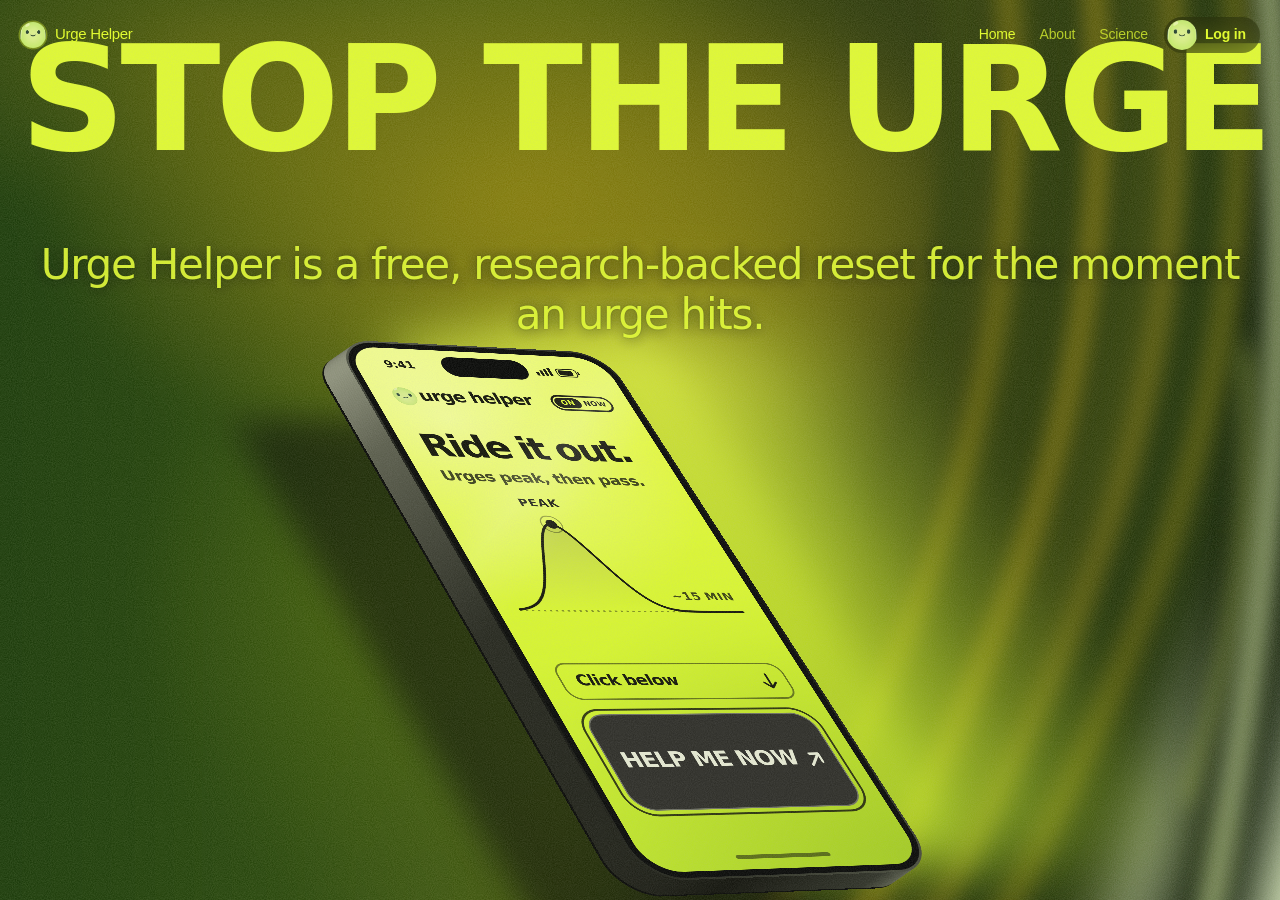
<file: index.html>
<!doctype html>
<html lang="en">
<head>
<script>try{if(matchMedia('(pointer:coarse),(max-width:820px)').matches)document.documentElement.classList.add('lite')}catch(e){}</script>
<meta charset="utf-8">
<meta name="viewport" content="width=device-width,initial-scale=1,viewport-fit=cover">
<title>Urge Helper · Free help to stop porn urges, right when they hit</title>
<meta name="description" content="Urge Helper is a free, private tool for the moment a porn urge hits. A guided 10 to 15 minute reset built on research: step away, breathe, move, ride out the urge and make a plan. No account needed.">
<meta name="robots" content="index,follow,max-image-preview:large">
<meta name="theme-color" content="#1b3506">
<link rel="icon" href="icon.svg" type="image/svg+xml">
<link rel="apple-touch-icon" href="apple-touch-icon.png">
<link rel="manifest" href="manifest.webmanifest">
<meta name="apple-mobile-web-app-capable" content="yes">
<meta name="mobile-web-app-capable" content="yes">
<meta name="apple-mobile-web-app-status-bar-style" content="black-translucent">
<meta name="apple-mobile-web-app-title" content="Urge Helper">
<link rel="canonical" href="https://urgehelper.com/">
<meta property="og:type" content="website">
<meta property="og:site_name" content="Urge Helper">
<meta property="og:title" content="Urge Helper · Free help to stop porn urges">
<meta property="og:description" content="Free, private help for the moment an urge hits. A 10 to 15 minute reset built on research.">
<meta property="og:image" content="https://urgehelper.com/og.png">
<meta property="og:image:width" content="1200">
<meta property="og:image:height" content="630">
<meta property="og:image:alt" content="Milo, a friendly green character, next to the words Urge Helper.">
<meta property="og:url" content="https://urgehelper.com/">
<meta name="twitter:card" content="summary_large_image">
<meta name="twitter:title" content="Urge Helper · Free help to stop porn urges">
<meta name="twitter:image:alt" content="Milo, a friendly green character, next to the words Urge Helper.">
<meta name="twitter:description" content="Free, private help for the moment an urge hits, built on research.">
<meta name="twitter:image" content="https://urgehelper.com/og.png">
<meta name="referrer" content="no-referrer">
<meta http-equiv="Content-Security-Policy" content="default-src 'self'; script-src 'self' 'unsafe-inline' https://accounts.google.com/gsi/client; style-src 'self' 'unsafe-inline' https://fonts.googleapis.com https://accounts.google.com/gsi/style; font-src https://fonts.gstatic.com; img-src 'self' data:; connect-src 'self' https://accounts.google.com/gsi/ https://abacus.jasoncameron.dev; frame-src https://accounts.google.com/gsi/; object-src 'none'; base-uri 'none'; form-action 'none'">
<script type="application/ld+json">
{"@context":"https://schema.org","@graph":[
 {"@type":"WebSite","@id":"https://urgehelper.com/#site","name":"Urge Helper","alternateName":["UrgeHelper","urgehelper.com"],"url":"https://urgehelper.com/","inLanguage":"en"},
 {"@type":"WebApplication","name":"Urge Helper","url":"https://urgehelper.com/","applicationCategory":"HealthApplication","operatingSystem":"Any","isAccessibleForFree":true,
  "offers":{"@type":"Offer","price":"0","priceCurrency":"USD"},"image":"https://urgehelper.com/og.png",
  "description":"A free, private, research-based tool that walks you through the moment a porn urge hits: step away, breathe, move, ride out the urge, and make a plan for next time."}
]}
</script>
<link rel="preconnect" href="https://fonts.googleapis.com">
<link rel="preconnect" href="https://fonts.gstatic.com" crossorigin>
<link rel="stylesheet" href="https://fonts.googleapis.com/css2?family=Geist:wght@300;400;500;600&family=Geist+Mono:wght@400;500&family=Plus+Jakarta+Sans:wght@500;700;800&family=Archivo:wdth,wght@112,700&display=swap">
<style>
/* Layout: one continuous scene. The red sphere you tap becomes the sun that rises behind every step.
   UI is monochrome and quiet; all colour comes from the scene. One idea per screen, one button. */
:root{
  --bg:#1b3506;
  --text:#f2f4f7;
  --muted:#8b93a1;
  --faint:rgba(255,255,255,.14);
  --glass:rgba(255,255,255,.07);
  --glass-hi:rgba(255,255,255,.12);
  --red:#ff3b3b;
  --sun:#ffb877;
  --ease:cubic-bezier(.22,1,.36,1);
  --sans:"Geist","SF Pro Text","Helvetica Neue",Arial,system-ui,sans-serif;
  --mono:"Geist Mono",ui-monospace,"SF Mono",Menlo,monospace;
  color-scheme:dark;
}
*{box-sizing:border-box}
html,body{height:100%;margin:0}
html{background:#2b3f09;touch-action:manipulation} /* manipulation: no double-tap zoom on quick taps */
button,a,.chip,.pad button{touch-action:manipulation;-webkit-tap-highlight-color:transparent}
body{background:var(--bg);color:var(--text);font:16px/1.5 var(--sans);-webkit-font-smoothing:antialiased;overflow:hidden;letter-spacing:-.01em}
button,input,textarea{font:inherit;color:inherit;letter-spacing:inherit}
button{cursor:pointer;-webkit-tap-highlight-color:transparent}
:focus-visible{outline:1.5px solid rgba(255,255,255,.6);outline-offset:3px}
[hidden]{display:none!important}
p,h1,h2{margin:0}
.mono{font-family:var(--mono);font-size:11px;letter-spacing:.08em;text-transform:uppercase;color:var(--muted)}

/* motion primitives */
.w{display:inline-block;opacity:0;filter:blur(8px);transform:translateY(.3em);animation:wIn .9s var(--ease) forwards;animation-delay:calc(var(--i) * 32ms + var(--d0,0ms))}
@keyframes wIn{to{opacity:1;filter:blur(0);transform:none}}
.rv{opacity:0;transform:translateY(12px);animation:rv 1s var(--ease) forwards;animation-delay:var(--d,250ms)}
@keyframes rv{to{opacity:1;transform:none}}
.fade-swap{transition:opacity .45s var(--ease),filter .45s var(--ease),transform .45s var(--ease)}
.fade-swap.out{opacity:0;filter:blur(6px);transform:translateY(4px)}

@keyframes spin{to{transform:rotate(360deg)}}
/* ---------- scene ---------- */
.headline{font-size:clamp(30px,8vw,44px);font-weight:500;letter-spacing:-.045em;line-height:1.05;text-align:center;text-wrap:balance;
  background:linear-gradient(100deg,#8e9bff 0%,#c9cfff 40%,#ffffff 75%);-webkit-background-clip:text;background-clip:text;color:transparent}
.dash-days b{background:linear-gradient(100deg,#8e9bff,#fff 70%);-webkit-background-clip:text;background-clip:text;color:transparent}

/* ---------- home ---------- */
#home{position:fixed;inset:0;display:flex;flex-direction:column;transition:opacity .6s var(--ease),filter .6s var(--ease);
  padding-top:max(16px,env(safe-area-inset-top,0px));padding-bottom:max(20px,env(safe-area-inset-bottom,0px));
  padding-left:max(20px,env(safe-area-inset-left,0px));padding-right:max(20px,env(safe-area-inset-right,0px))}
#home.out{opacity:0;filter:blur(10px)}
.nav{display:flex;align-items:center;justify-content:space-between;gap:12px;position:relative;z-index:2}
.logo{display:flex;align-items:center;gap:9px;font-weight:500;font-size:15px;letter-spacing:-.02em}
.logo i{width:8px;height:8px;border-radius:50%;background:var(--red);box-shadow:0 0 12px var(--red)}
.nav-r{display:flex;align-items:center;gap:0}
.logo,.nav-r button{white-space:nowrap}
@media (max-width:400px){.txt-btn{padding:8px 8px}.logo{font-size:14px}}
.txt-btn{background:none;border:0;color:var(--muted);font-size:14px;padding:8px 12px;border-radius:999px;transition:color .3s}
.txt-btn:hover{color:var(--text)}
.chip-btn{background:var(--glass);border:0;font-size:14px;padding:8px 16px;border-radius:999px;backdrop-filter:blur(16px);-webkit-backdrop-filter:blur(16px);transition:background .3s}
.chip-btn:hover{background:var(--glass-hi)}
.hero{flex:1;display:flex;flex-direction:column;align-items:center;justify-content:center;gap:8px;min-height:0}
.tagline{color:var(--muted);font-size:15px;text-align:center;max-width:30ch;line-height:1.45}
.home-foot{display:flex;flex-direction:column;align-items:center;gap:10px;position:relative;z-index:2}
.home-note{font-size:14px;color:var(--text);background:var(--glass);backdrop-filter:blur(16px);-webkit-backdrop-filter:blur(16px);padding:9px 16px;border-radius:999px;text-align:center}

/* ---------- transition ---------- */
#iris{position:fixed;inset:0;z-index:40;pointer-events:none;clip-path:circle(0px at 50% 50%);display:grid;place-items:center;background:#040507}
.lift{position:fixed;z-index:39;border-radius:50%;pointer-events:none;will-change:transform,filter;background:radial-gradient(circle at 36% 30%,#ffd6cc 0,#ff6a55 22%,#ff3b3b 42%,#a10611 78%,#320308 100%);box-shadow:0 0 50px 12px rgba(255,70,55,.45),0 0 140px 40px rgba(255,90,60,.18)}

/* ---------- flow ---------- */
#flow{position:fixed;inset:0;display:flex;flex-direction:column}
.top{display:flex;align-items:center;gap:14px;
  padding-top:max(14px,env(safe-area-inset-top,0px));padding-bottom:6px;
  padding-left:max(20px,env(safe-area-inset-left,0px));padding-right:max(12px,env(safe-area-inset-right,0px))}
.prog{flex:1;display:flex;gap:4px}
.prog i{flex:1;height:2px;border-radius:2px;background:rgba(255,255,255,.13);position:relative;overflow:hidden}
.prog i::after{content:"";position:absolute;inset:0;background:#fff;transform:scaleX(var(--p,0));transform-origin:left;transition:transform 1s var(--ease)}
.ic{width:34px;height:34px;border:0;background:none;border-radius:50%;display:grid;place-items:center;padding:0;color:var(--muted);transition:color .3s,background .3s}
.ic:hover{background:var(--glass)}
.ic[aria-pressed="true"]{color:var(--text)}
.ic svg{width:17px;height:17px}
.ic[aria-pressed="false"] .on-only{display:none}
.step-label{padding-left:max(20px,env(safe-area-inset-left,0px));padding-right:max(20px,env(safe-area-inset-right,0px));padding-block:4px 0;transition:opacity .4s}
#stage{flex:1;position:relative;overflow-y:auto;overflow-x:hidden;width:100%;max-width:560px;margin:0 auto;display:flex;flex-direction:column}
.screen{flex:1;display:flex;flex-direction:column;gap:20px;
  padding-block:22px max(22px,env(safe-area-inset-bottom,0px));padding-left:max(20px,env(safe-area-inset-left,0px));padding-right:max(20px,env(safe-area-inset-right,0px))}
.screen.leaving{position:absolute;inset:0;pointer-events:none;transition:opacity .38s ease,filter .38s ease,transform .38s ease;opacity:0;filter:blur(8px);transform:translateY(-8px)}
.h{font-size:clamp(30px,8.4vw,44px);font-weight:500;letter-spacing:-.045em;line-height:1.04;text-wrap:balance}
.sub{color:var(--muted);font-size:16px;line-height:1.5;max-width:36ch}
.body{flex:1;display:flex;flex-direction:column;gap:18px;min-height:0}
.center{flex:1;display:grid;place-items:center;min-height:240px}
.actions{display:flex;flex-direction:column;align-items:stretch;gap:6px;width:100%;max-width:400px;margin:0 auto}
.pill{height:54px;border:0;border-radius:999px;background:var(--text);color:#06070a;font-weight:500;font-size:16px;padding:0 28px;transition:transform .25s var(--ease),opacity .4s var(--ease),background .3s}
.pill:active{transform:scale(.97)}
.pill:disabled{opacity:.25;cursor:default}
.pill.glass{background:var(--glass);color:var(--text);backdrop-filter:blur(18px);-webkit-backdrop-filter:blur(18px)}
.pill.glass:hover{background:var(--glass-hi)}
.quiet{background:none;border:0;color:var(--muted);font-size:14px;padding:10px;transition:color .3s}
.quiet:hover{color:var(--text)}
.soft-in{opacity:0;transform:translateY(6px);transition:opacity .7s var(--ease),transform .7s var(--ease)}
.soft-in.show{opacity:1;transform:none}
.clock{font-family:var(--mono);font-size:13px;color:var(--muted);text-align:center;font-variant-numeric:tabular-nums}

/* dial (0–10) */
.dial{display:flex;flex-direction:column;align-items:center;gap:22px;width:100%;padding-top:8px}
.dial-num{font-size:clamp(96px,30vw,150px);font-weight:300;letter-spacing:-.06em;line-height:.9;font-variant-numeric:tabular-nums;min-height:.9em}
.dial-num.empty{color:var(--faint)}
.dial-num.bump{animation:bump .35s var(--ease)}
@keyframes bump{from{transform:scale(.94);opacity:.6}}
.dial-track{position:relative;width:100%;height:44px;touch-action:none;cursor:pointer}
.dial-line{position:absolute;left:0;right:0;top:50%;height:2px;margin-top:-1px;background:var(--faint);border-radius:2px}
.dial-fill{position:absolute;left:0;top:0;bottom:0;width:0;background:linear-gradient(90deg,rgba(255,255,255,.5),#fff);border-radius:2px;transition:width .35s var(--ease)}
.dial-tick{position:absolute;top:50%;width:3px;height:3px;margin:-1.5px 0 0 -1.5px;border-radius:50%;background:rgba(255,255,255,.35)}
.dial-thumb{position:absolute;top:50%;left:50%;width:26px;height:26px;margin:-13px 0 0 -13px;border-radius:50%;background:#fff;box-shadow:0 0 0 6px rgba(255,255,255,.08),0 4px 18px rgba(0,0,0,.4);opacity:0;transform:scale(.6);transition:left .35s var(--ease),opacity .3s,transform .4s var(--ease)}
.dial-thumb.on{opacity:1;transform:none}
.dial.drag .dial-thumb,.dial.drag .dial-fill{transition:opacity .3s,transform .4s var(--ease)}
.dial-ends{display:flex;justify-content:space-between;width:100%}

/* breathe */
.breath{position:relative;width:min(68vw,280px);aspect-ratio:1;display:grid;place-items:center}
.breath .ring{position:absolute;inset:0;border-radius:50%;border:1px solid rgba(255,255,255,.12)}
.breath .core{position:absolute;inset:0;border-radius:50%;background:radial-gradient(circle at 50% 45%,rgba(255,255,255,.22),rgba(255,255,255,.05) 60%,transparent 72%);
  box-shadow:inset 0 0 0 1px rgba(255,255,255,.35),0 0 80px rgba(255,190,140,.18);transform:scale(.42);transition:transform 4s cubic-bezier(.45,0,.55,1)}
.breath .cue{position:relative;text-align:center}
.breath .cue b{display:block;font-size:30px;font-weight:400;letter-spacing:-.03em}

/* dot */
.dotfield{width:100%;height:min(42vh,320px);position:relative}
.dotfield canvas{position:absolute;inset:0;width:100%;height:100%}

/* blocks */
.board-wrap{display:flex;flex-direction:column;align-items:center;gap:14px}
#blocks{touch-action:none;max-width:100%;border-radius:14px;background:rgba(255,255,255,.025)}
.pad{display:flex;justify-content:center;gap:10px}
.pad button{width:64px;height:64px;border:0;border-radius:50%;background:var(--glass);backdrop-filter:blur(16px);-webkit-backdrop-filter:blur(16px);display:grid;place-items:center;transition:transform .2s var(--ease),background .2s}
.pad button:active{transform:scale(.92);background:var(--glass-hi)}
.pad svg{width:22px;height:22px}
.pad{-webkit-user-select:none;user-select:none}
/* while the block game runs, long presses and drags must never select text or open the iOS callout */
body.no-select,body.no-select *{-webkit-user-select:none!important;user-select:none!important;-webkit-touch-callout:none!important}
#blocks{touch-action:none}
.screen.game{gap:12px;padding-block:12px max(12px,env(safe-area-inset-bottom,0px))}
.screen.game .board-wrap{gap:10px}
.screen.game [data-msg]{max-width:34ch;text-align:center;line-height:1.4}
.meta{display:flex;justify-content:space-between;width:100%}

/* picture */
.aurora{position:absolute;inset:-20%;filter:blur(40px);opacity:.55;pointer-events:none;
  background:radial-gradient(30% 30% at 30% 40%,rgba(255,170,110,.35),transparent 70%),radial-gradient(30% 30% at 70% 60%,rgba(120,150,255,.3),transparent 70%),radial-gradient(25% 25% at 50% 30%,rgba(255,120,140,.22),transparent 70%);
  animation:drift 18s ease-in-out infinite alternate}
@keyframes drift{to{transform:translate(4%,-3%) rotate(8deg) scale(1.08)}}
.prompt{position:relative;font-size:clamp(26px,7vw,36px);font-weight:400;letter-spacing:-.035em;line-height:1.15;text-align:center;max-width:16ch}

/* chips */
.chips{display:flex;flex-wrap:wrap;gap:8px}
.chip{border:0;background:var(--glass);border-radius:999px;padding:11px 16px;font-size:15px;transition:background .3s var(--ease),color .3s}
.chip:hover{background:var(--glass-hi)}
.chip[aria-pressed="true"]{background:var(--text);color:#06070a}
.input{width:100%;border:0;background:var(--glass);border-radius:16px;padding:14px 16px;font-size:16px;outline:none;transition:background .3s}
.input:focus{background:var(--glass-hi)}
.fix{font-size:15px;color:var(--text);line-height:1.45}
.fix b{font-weight:500}
.tpl{display:flex;gap:10px;align-items:center;background:var(--glass);border-radius:14px;padding:10px 10px 10px 14px}
.tpl p{flex:1;min-width:0;font-size:14px}
.tpl button{border:0;background:var(--glass-hi);border-radius:999px;padding:7px 12px;font-size:13px}
.label{font-size:15px;color:var(--muted)}

/* move */
.list{display:flex;flex-direction:column;gap:6px}
.row-btn{display:flex;align-items:center;gap:14px;text-align:left;border:0;background:var(--glass);border-radius:18px;padding:16px 18px;transition:background .3s,transform .25s var(--ease)}
.row-btn:hover{background:var(--glass-hi)}
.row-btn:active{transform:scale(.985)}
.row-btn div{flex:1;min-width:0;display:flex;flex-direction:column;gap:2px}
.row-btn b{font-weight:500;font-size:17px}
.row-btn span{color:var(--muted);font-size:14px}
.row-btn em{font-style:normal;font-family:var(--mono);font-size:10px;letter-spacing:.08em;text-transform:uppercase;color:var(--sun)}
#figure{width:min(70vw,280px);aspect-ratio:1}
.ex{display:flex;flex-direction:column;align-items:center;gap:6px;text-align:center}
.ex-name{font-size:clamp(28px,8vw,40px);font-weight:500;letter-spacing:-.04em}
.ex-time{font-size:clamp(56px,17vw,88px);font-weight:300;letter-spacing:-.05em;line-height:1;font-variant-numeric:tabular-nums}
.thin{height:2px;background:var(--faint);border-radius:2px;overflow:hidden;width:100%;max-width:400px;margin:0 auto}
.thin i{display:block;height:100%;width:0;background:#fff;transition:width .3s linear}

/* timer ring (cold) */
.tring{width:min(56vw,220px);aspect-ratio:1;position:relative;display:grid;place-items:center}
.tring svg{position:absolute;inset:0;transform:rotate(-90deg)}
.tring b{font-size:56px;font-weight:300;letter-spacing:-.05em;font-variant-numeric:tabular-nums}

/* surf */
.surf-line{font-size:clamp(24px,6.6vw,32px);font-weight:400;letter-spacing:-.035em;line-height:1.2;min-height:4.8em}
.curve{width:100%;height:110px;overflow:visible}

/* end */
.drop{display:flex;align-items:center;justify-content:center;gap:18px;padding:8px 0}
.drop span{font-size:clamp(96px,30vw,150px);font-weight:300;letter-spacing:-.06em;line-height:.9;font-variant-numeric:tabular-nums}
.drop .from{color:var(--faint)}
.drop i{font-style:normal;color:var(--muted);font-size:22px}
.facts{display:flex;justify-content:center;gap:22px}
.facts div{text-align:center}
.facts b{display:block;font-size:22px;font-weight:400;font-variant-numeric:tabular-nums}
.line-note{font-size:15px;color:var(--text);text-align:center;line-height:1.5}
.line-note.warn{color:#ffb4ad}

/* no visible scrollbars; content still scrolls */
#stage,.sheet,#dash{scrollbar-width:none}
#stage::-webkit-scrollbar,.sheet::-webkit-scrollbar,#dash::-webkit-scrollbar{display:none}

/* dashboard */
#dash{position:fixed;inset:0;overflow-y:auto;overflow-x:hidden;display:flex;flex-direction:column;gap:26px;transition:opacity .6s var(--ease),filter .6s var(--ease);
  padding-top:max(16px,env(safe-area-inset-top,0px));padding-bottom:max(28px,env(safe-area-inset-bottom,0px));
  padding-left:max(20px,env(safe-area-inset-left,0px));padding-right:max(20px,env(safe-area-inset-right,0px))}
#dash.out{opacity:0;filter:blur(10px)}
.avatar-btn{width:34px;height:34px;border-radius:50%;border:0;background:var(--glass-hi);font-weight:500;font-size:14px;margin-left:4px;transition:background .3s}
.avatar-btn:hover{background:rgba(255,255,255,.18)}
.dash-hero{display:flex;flex-direction:column;align-items:center;gap:14px;text-align:center;width:100%;max-width:520px;margin:0 auto}
.emblem{position:relative;width:min(80vw,340px,38vh);aspect-ratio:1}
.emblem canvas{position:absolute;inset:0;width:100%;height:100%}
.streak-num{display:flex;align-items:baseline;justify-content:center;gap:10px;margin-top:-6px}
.streak-num b{font-size:clamp(56px,16vw,84px);font-weight:300;letter-spacing:-.06em;line-height:.9;font-variant-numeric:tabular-nums}
.streak-num span{font-size:15px;color:var(--muted)}
.emblem-name{text-align:center;line-height:1.6}
.emblem-name b{color:var(--text);font-weight:500}
.pause-note{font-size:14px;color:var(--sun);text-align:center;max-width:30ch;line-height:1.45}
.journal-btn{width:min(100%,400px)}
.txt-btn[aria-current="page"]{color:var(--text)}
#loginBtn.avatar-btn{padding:0}
@media (max-width:400px){.nav .logo span{display:none}}
.goal{width:min(100%,300px);display:flex;flex-direction:column;gap:8px}
.goal .mono{text-align:center}
.dash-pledge{font-size:clamp(20px,5.4vw,26px);max-width:24ch;color:#dfe4ec}
.urge-btn{width:min(100%,400px);min-height:62px;border:0;border-radius:999px;background:radial-gradient(130% 160% at 30% 10%,#ff8f83,#ff3b3b 45%,#a8071a);color:#fff;
  display:flex;align-items:center;justify-content:center;gap:8px;font-size:17px;box-shadow:0 12px 44px rgba(255,59,59,.32);transition:transform .25s var(--ease),box-shadow .3s}
.urge-btn:hover{box-shadow:0 14px 54px rgba(255,59,59,.45)}
.urge-btn:active{transform:scale(.97)}
.urge-btn span{opacity:.82}
.urge-btn b{font-weight:600}
.dash-journal{width:100%;max-width:520px;margin:0 auto;display:flex;flex-direction:column;gap:10px}
.dash-journal header{display:flex;justify-content:space-between;align-items:center}
.gwrap{display:flex;justify-content:center;min-height:44px}
.gbtn{display:flex;align-items:center;justify-content:center;gap:10px;width:100%}
.gbtn svg{width:18px;height:18px}

/* pledge, account, journal */
.hold{position:relative;overflow:hidden;touch-action:none;-webkit-user-select:none;user-select:none}
.hold i{position:absolute;inset:0;background:linear-gradient(90deg,#ffd9b3,var(--sun));transform:scaleX(0);transform-origin:left;transition:transform .3s var(--ease)}
.hold.pressing i{transform:scaleX(1);transition:transform var(--hold,1.2s) linear}
.hold span{position:relative}
.day{display:flex;align-items:baseline;gap:12px}
.day b{font-size:clamp(64px,20vw,96px);font-weight:300;letter-spacing:-.06em;line-height:.9;font-variant-numeric:tabular-nums}
.goalbar{height:3px;background:var(--faint);border-radius:3px;overflow:hidden}
.goalbar i{display:block;height:100%;background:linear-gradient(90deg,#fff,var(--sun));border-radius:3px;transition:width 1.2s var(--ease)}
.entries{display:flex;flex-direction:column;gap:8px}
.entry{background:var(--glass);border-radius:16px;padding:12px 14px;display:flex;flex-direction:column;gap:4px}
.entry p{font-size:14px;line-height:1.45;white-space:pre-wrap}
.notes{margin:0;padding-left:1.3em;display:flex;flex-direction:column;gap:14px}
.notes li{font-size:clamp(20px,5.6vw,26px);letter-spacing:-.03em;line-height:1.25;padding-left:4px}
.notes li::marker{color:var(--muted);font-size:.7em}
.sheet-page{display:flex;flex-direction:column;gap:14px;animation:rv .6s var(--ease)}
.paper{display:flex;flex-direction:column;gap:4px;padding:14px 0;border-top:1px solid rgba(255,255,255,.07)}
.paper a{color:var(--text);text-decoration:none;font-weight:500;line-height:1.35}
.paper a:hover{text-decoration:underline;text-underline-offset:3px}
.paper a::after{content:" ↗";color:var(--muted)}
.paper .cite{color:var(--muted);font-size:13px}
.tracks{display:flex;flex-direction:column;gap:10px;margin:4px 0 18px}
.track{background:var(--glass);border-radius:16px;padding:13px 15px;display:flex;flex-direction:column;gap:4px}
.track b{font-weight:500}.track .mono{font-size:11px}.track p{margin:2px 0 0;color:var(--muted);font-size:14px;line-height:1.5}
.paper .find{font-size:14px;line-height:1.5;color:#c9ced8}
/* pledge */
.quote{font-size:clamp(26px,7vw,36px);font-weight:400;letter-spacing:-.035em;line-height:1.15}
.quote::before{content:"“"}.quote::after{content:"”"}
.quote.said::before,.quote.said::after{content:none}
.chat{display:flex;flex-direction:column;gap:10px;padding-bottom:8px}
.bub{max-width:84%;padding:12px 15px;border-radius:20px;font-size:16px;line-height:1.45;animation:bubIn .35s var(--ease)}
.bub.bot{align-self:flex-start;background:var(--glass-hi);border-bottom-left-radius:6px}
.bub.me{align-self:flex-end;background:var(--lime);color:var(--ink-green);border-bottom-right-radius:6px}
.bub.typing{display:flex;gap:5px;padding:15px 16px}.bub.typing i{width:7px;height:7px;border-radius:50%;background:currentColor;opacity:.5;animation:dot 1s infinite}
.bub.typing i:nth-child(2){animation-delay:.15s}.bub.typing i:nth-child(3){animation-delay:.3s}
@keyframes dot{0%,100%{opacity:.25;transform:none}50%{opacity:.8;transform:translateY(-3px)}}
@keyframes bubIn{from{opacity:0;transform:translateY(6px)}}
.chat-replies{margin-top:4px}
.entry-meta{font-size:13px;color:var(--lime);margin:0}
.howto{background:var(--glass);border-radius:16px;padding:12px 15px;font-size:14px;line-height:1.5}
.myths{display:flex;flex-direction:column;gap:10px}
.myth{background:var(--glass);border-radius:16px;padding:13px 15px;display:flex;flex-direction:column;gap:6px}
.myth-lie{margin:0;color:var(--muted);font-size:clamp(20px,5.4vw,24px);letter-spacing:-.02em;text-decoration:line-through;text-decoration-thickness:2px}
.myth-truth{margin:0;font-size:clamp(19px,5vw,22px);line-height:1.38;letter-spacing:-.015em}
.howto summary{cursor:pointer;font-weight:500}.howto p{margin:8px 0 0;color:var(--muted)}.howto b{color:var(--text);font-weight:500;margin-right:4px}

/* sheets */
.sheet-bg{position:fixed;inset:0;z-index:50;background:rgba(2,3,5,.6);backdrop-filter:blur(14px);-webkit-backdrop-filter:blur(14px);display:flex;align-items:flex-end;justify-content:center;animation:fadeIn .35s var(--ease)}
.sheet-bg.closing{animation:fadeOut .3s ease forwards}
@keyframes fadeIn{from{opacity:0}}
@keyframes fadeOut{to{opacity:0}}
.sheet{width:100%;max-width:520px;max-height:90%;overflow-y:auto;background:#0b0d12;border-radius:26px 26px 0 0;
  padding-top:22px;padding-bottom:max(24px,env(safe-area-inset-bottom,0px));padding-left:max(22px,env(safe-area-inset-left,0px));padding-right:max(22px,env(safe-area-inset-right,0px));
  display:flex;flex-direction:column;gap:16px;animation:up .55s var(--ease)}
@keyframes up{from{transform:translateY(40px);opacity:.4}}
@media (min-width:700px){.sheet-bg{align-items:center}.sheet{border-radius:26px}}
.sheet h2{font-size:28px;font-weight:500;letter-spacing:-.04em;line-height:1.1}
.sheet-top{display:flex;justify-content:space-between;align-items:center;margin-bottom:-6px}
.field{display:flex;flex-direction:column;gap:6px;color:var(--muted);font-size:13px}
.seg{display:grid;grid-template-columns:1fr 1fr;background:var(--glass);border-radius:999px;padding:4px}
.seg button{border:0;background:none;padding:9px;border-radius:999px;color:var(--muted);font-size:14px;transition:background .3s,color .3s}
.seg button[aria-selected="true"]{background:var(--glass-hi);color:var(--text)}
.err{color:#ffb4ad;font-size:14px;min-height:1.2em}
.ev{display:flex;flex-direction:column;gap:3px;padding:12px 0;border-top:1px solid rgba(255,255,255,.07)}
.ev header{display:flex;justify-content:space-between;gap:10px;align-items:baseline}
.ev b{font-weight:500}
.ev p{color:var(--muted);font-size:14px;line-height:1.5}
.ev .s{color:#9fe0b8}.ev .m{color:var(--sun)}.ev .l{color:var(--muted)}
.sheet ul{margin:0;padding-left:18px;color:var(--muted);font-size:14px;display:flex;flex-direction:column;gap:6px}
.sheet .small{font-size:13px;color:var(--muted)}

/* profile, matched to the home page */
#dash{gap:0}
#home,#dash{transition:opacity .45s var(--ease),filter .45s var(--ease),transform .45s var(--ease)}
#home.out,#dash.out{opacity:0;filter:blur(10px);transform:scale(.985)}
.dash-center{flex:1;display:flex;flex-direction:column;align-items:center;justify-content:center;gap:10px;text-align:center;min-height:0;padding-block:8px}
.emblem{width:min(78vw,320px,40vh)}
.dash-days{display:flex;align-items:baseline;gap:8px;margin-top:2px}
.dash-days b{font-size:clamp(44px,12vw,60px);font-weight:300;letter-spacing:-.05em;line-height:1;font-variant-numeric:tabular-nums}
.dash-days span{font-size:15px;color:var(--muted)}
.dash-meta{font-size:13px;color:var(--muted)}
.dash-meta b{color:var(--text);font-weight:500}
.dash-bar{width:140px;height:2px;border-radius:2px;background:var(--faint);overflow:hidden;margin-top:4px}
.dash-bar i{display:block;height:100%;background:linear-gradient(90deg,#fff,var(--sun));transition:width 1.2s var(--ease)}
.dash-pledge{font-size:15px;line-height:1.5;color:#b9c0cc;max-width:32ch;margin-top:8px}
.dash-pledge::before{content:"“"}.dash-pledge::after{content:"”"}
.dash-actions{display:flex;flex-direction:column;gap:8px;width:100%;max-width:400px;margin:0 auto}
.urge-btn{width:100%}
/* ---------- lime steps (trial): same backdrop behind the session ---------- */
.lime-bg.flow-bg{position:fixed;inset:-120px 0;opacity:0;pointer-events:none;transition:opacity .7s var(--ease)}
body.in-flow .lime-bg.flow-bg,body.on-dash .lime-bg.flow-bg{opacity:1}
.flow-bg .w-yel{opacity:.4}.flow-bg .sw1{opacity:.5}
.flow-bg::after{content:"";position:absolute;inset:0;background:linear-gradient(180deg,rgba(14,20,4,.5),rgba(14,20,4,.25) 60%,rgba(14,20,4,.45))}
#flow{--text:#ecff9a;--muted:rgba(225,255,90,.66);--faint:rgba(220,255,58,.2);--glass:rgba(14,22,4,.4);--glass-hi:rgba(14,22,4,.6);color:var(--text)}
#flow .h{color:var(--lime);font-family:"Plus Jakarta Sans","Geist",system-ui,sans-serif;font-weight:800;letter-spacing:-.05em}
#flow .pill:not(.glass){background:var(--lime);color:var(--ink-green);font-weight:700}
#flow .prog i{background:rgba(220,255,58,.2)}#flow .prog i::after{background:var(--lime)}
#flow .dial-fill{background:linear-gradient(90deg,rgba(220,255,58,.4),var(--lime))}
#flow .dial-thumb{background:var(--lime)}#flow .dial-tick{background:rgba(220,255,58,.4)}
#flow .breath .ring{border-color:rgba(220,255,58,.3)}
#flow .breath .core{background:radial-gradient(circle at 50% 45%,rgba(220,255,58,.45),rgba(220,255,58,.08) 60%,transparent 72%);box-shadow:inset 0 0 0 1px rgba(220,255,58,.6),0 0 80px rgba(220,255,58,.25)}
#flow #blocks{background:rgba(14,22,4,.35)}
#flow .chip[aria-pressed="true"],#flow .chip.on{background:var(--lime);color:var(--ink-green)}

/* ---------- lime hero (after Payy) ----------
   Built on a 1910x970 artboard that matches the reference shot; JS scales it to the window. */
:root{--lime:#e1fb31;--lime-2:#c6ee2c;--olive:#4a5e0e;--ink-green:#141a05}
#home{overflow:hidden}
.lime-bg{position:absolute;inset:0;z-index:0;overflow:hidden;background:#1b3506}
.lime-bg i{position:absolute;display:block;pointer-events:none}
.bg-art{position:absolute;left:0;top:0;width:1910px;height:970px;transform-origin:0 0}
.bg-art .b-base{inset:-80px;filter:blur(26px);
  background:
    radial-gradient(720px 300px at 860px 300px,rgba(134,124,8,.95),rgba(134,124,8,.5) 55%,rgba(134,124,8,0)),
    radial-gradient(460px 280px at 1110px 380px,rgba(118,114,8,.85),rgba(118,114,8,0)),
    radial-gradient(520px 200px at 380px 130px,rgba(84,92,8,.85),rgba(84,92,8,0)),
    radial-gradient(360px 320px at 640px 720px,rgba(68,96,6,.75),rgba(68,96,6,0)),
    radial-gradient(400px 380px at 1060px 680px,rgba(150,196,24,.32),rgba(150,196,24,0)),
    radial-gradient(380px 560px at 1360px 420px,rgba(34,46,7,.95),rgba(34,46,7,0)),
    radial-gradient(360px 420px at 2000px 1060px,rgba(218,234,187,1),rgba(218,234,187,.75) 40%,rgba(218,234,187,0)),
    radial-gradient(230px 140px at 1990px 80px,rgba(150,163,130,.95),rgba(150,163,130,0)),
    radial-gradient(300px 90px at 1300px 1060px,rgba(8,5,2,.95),rgba(8,5,2,0)),
    linear-gradient(90deg,#153406 0%,#1b3a06 13%,#234207 24%,#36500a 35%,#3f5307 44%,#2f3f07 58%,#2a3708 70%,#2c3b07 82%,#111d06 93%,#1e2c0e 100%)}
.bg-art .b-arcs{position:absolute;inset:0;width:1910px;height:970px;overflow:visible;filter:blur(36px)}
.b-arcs path,.b-streaks path{fill:none;stroke-linecap:round}
.bg-art .b-streaks{position:absolute;inset:0;width:1910px;height:970px;overflow:visible;filter:blur(15px)}
/* JS-sized artboard for the phone and its glow */
.ref-art{position:absolute;left:0;top:0;width:1910px;height:970px;transform-origin:0 0;pointer-events:none}
.ref-art>*{position:absolute}
/* the photo's own colors, blurred and cropped below its headline, cover the whole screen at any size */
.lime-bg .grain{inset:-50%;width:200%;height:200%;opacity:.38;mix-blend-mode:soft-light;
  background-image:url("data:image/svg+xml;utf8,<svg xmlns='http://www.w3.org/2000/svg' width='220' height='220'><filter id='n'><feTurbulence type='fractalNoise' baseFrequency='.95' numOctaves='3' stitchTiles='stitch'/><feColorMatrix values='0 0 0 0 .5  0 0 0 0 .5  0 0 0 0 .5  0 0 0 1 0'/></filter><rect width='100%' height='100%' filter='url(%23n)'/></svg>");
  animation:grain 1s steps(6) infinite}
.hero-grain{position:absolute;inset:0;overflow:hidden;pointer-events:none;z-index:2}
.hero-grain i{position:absolute;inset:-50%;width:200%;height:200%;opacity:.16;mix-blend-mode:soft-light;
  background-image:url("data:image/svg+xml;utf8,<svg xmlns='http://www.w3.org/2000/svg' width='220' height='220'><filter id='n'><feTurbulence type='fractalNoise' baseFrequency='.95' numOctaves='3' stitchTiles='stitch'/><feColorMatrix values='0 0 0 0 .5  0 0 0 0 .5  0 0 0 0 .5  0 0 0 1 0'/></filter><rect width='100%' height='100%' filter='url(%23n)'/></svg>");
  animation:grain 1s steps(6) infinite}
@keyframes grain{0%{transform:translate(0,0)}20%{transform:translate(-3%,2%)}40%{transform:translate(2%,-3%)}60%{transform:translate(-2%,-1%)}80%{transform:translate(3%,3%)}100%{transform:translate(0,0)}}
#home .nav,#home .hero,#home .home-foot{position:relative;z-index:1}
#home .nav{z-index:3}
#home .home-foot{position:absolute;left:0;right:0;bottom:16px;z-index:3}
#home .logo,#home .txt-btn{color:var(--lime)}
#home .logo i{background:var(--lime);box-shadow:0 0 12px var(--lime)}
#home .txt-btn{opacity:.75}#home .txt-btn:hover,#home .txt-btn[aria-current="page"]{opacity:1;color:var(--lime)}
#home .chip-btn{background:rgba(20,26,5,.35);color:var(--lime)}
#home #loginBtn.avatar-btn{background:var(--lime);color:var(--ink-green)}
.hero.lime{position:absolute;inset:0;display:block;z-index:1}
.mega{position:absolute;left:0;right:0;font-family:"Archivo","Plus Jakarta Sans",system-ui,sans-serif;font-stretch:112%;font-variation-settings:"wdth" 112;font-weight:700;color:var(--lime);line-height:.86;letter-spacing:-.035em;text-align:center;margin:0;white-space:nowrap}
.mega-sub{text-shadow:0 1px 14px rgba(18,28,5,.65),0 0 2px rgba(18,28,5,.35);position:absolute;left:0;right:0;font-family:"Plus Jakarta Sans","Geist",system-ui,sans-serif;font-weight:500;color:var(--lime);letter-spacing:-.03em;text-align:center;line-height:1.2;margin:0 auto;opacity:.93}
/* the phone: a flat 340x752 element mapped onto the reference's corners with matrix3d */
.ph,.ph-side,.ph-smear{left:0;top:0;width:340px;height:752px;transform-origin:0 0;border-radius:46px}
/* the real phone is laid out at 2x so the near (bottom) end stays sharp under perspective */
.ph,.ph-side{width:680px;height:1504px;border-radius:92px}
/* the phone is drawn into a canvas and tilted with real perspective; a canvas stays sharp under matrix3d, page content doesn't */
.ph-canvas,.ph-hitwrap{left:0;top:0;width:680px;height:1504px;transform-origin:0 0}
.ph-hitwrap{pointer-events:none}
.ph-hit{position:absolute;left:0;top:0;width:680px;height:1504px;border:0;border-radius:92px;background:transparent;color:transparent;font-size:1px;cursor:pointer;pointer-events:auto}
.ph-hit:focus-visible{outline:6px solid #e1fb31;outline-offset:8px}
/* the phone's thickness: copies of its outline stepped back and down-left, which together read as a solid metal side */
.ph-wall,.ph-shade{left:0;top:0;width:680px;height:1504px;transform-origin:0 0;border-radius:92px;pointer-events:none}
.ph-wall{background:linear-gradient(100deg,#a4a88f 0%,#5b5e4c 6%,#24261c 16%,#101109 50%,#2e3126 86%,#7d826a 100%)}
.ph-wall.back{background:#070805}
.ph-shade{background:#040802;opacity:.55;filter:blur(44px)}
.ph{background:#0d0f0a;padding:18px;box-shadow:inset 0 0 0 3px #2d3027;pointer-events:auto}
.ph-smear{background:linear-gradient(170deg,#ecff4a,#dcfb2c 55%,#c9f22a);pointer-events:none}
.ph-glass{position:relative;height:100%;border-radius:76px;overflow:hidden;background:radial-gradient(120% 60% at 30% 12%,rgba(250,255,170,.55),rgba(250,255,170,0) 60%),linear-gradient(168deg,#e8fe44 0%,#e1fb31 30%,#d6f92c 62%,#bfe92a 100%);color:#121407;
  font-family:"Plus Jakarta Sans","Geist",system-ui,sans-serif;padding:0 44px}
.ph-glass .island{position:absolute;top:26px;left:50%;width:212px;height:60px;margin-left:-106px;border-radius:198px;background:linear-gradient(180deg,#1d2016,#33382a)}
.ph-top{position:absolute;left:44px;right:44px;top:132px;display:flex;justify-content:space-between;align-items:center}
.ph-logo{display:flex;align-items:center;gap:12px;font-weight:800;font-size:46px;letter-spacing:-.05em}
.ph-logo svg{width:44px;height:32px}
.ph-toggle{display:flex;border:5px solid #121407;border-radius:198px;padding:4px;font-size:20px;font-weight:800;letter-spacing:.02em}
.ph-toggle b{background:#121407;color:#e1fb31;border-radius:198px;padding:6px 18px}.ph-toggle span{padding:6px 18px}
.ph-big{position:absolute;left:44px;top:272px;margin:0;font-size:82px;font-weight:800;letter-spacing:-.065em;line-height:1;white-space:nowrap}
.ph-go{position:absolute;left:44px;right:44px;top:1132px;height:236px;border:0;border-radius:48px;background:#2c2c26;color:#e6ead2;font-family:inherit;font-weight:800;font-size:54px;letter-spacing:-.04em;text-transform:uppercase;display:flex;align-items:center;justify-content:center;gap:20px;cursor:pointer;transition:background .2s,transform .2s cubic-bezier(.22,1,.36,1)}
.ph-go:hover{background:#151511}.ph-go:active{transform:scale(.96)}
.ph-go span{font-size:1.1em}
.ph-float{left:0;top:0;width:1910px;height:970px;transform-origin:950px 620px;animation:phFloat 7s ease-in-out infinite;
}
.ph-float>*{position:absolute}
.mega,.mega-sub{z-index:2}
@keyframes phFloat{0%,100%{transform:translateY(0) rotate(0)}50%{transform:translateY(-16px) rotate(-.7deg)}}
@media (prefers-reduced-motion:reduce){.ph-float{animation:none}}
.bg-port{display:none;position:absolute;inset:0}
#home.portrait .bg-port{display:block}#home.portrait .lime-bg .bg-art{display:none}
.bg-port .p-base{inset:-40px;filter:blur(22px);
  background:
    radial-gradient(80% 30% at 26% 17%,rgba(156,140,10,1),rgba(156,140,10,0)),
    radial-gradient(45% 20% at 78% 30%,rgba(110,106,8,.7),rgba(110,106,8,0)),
    radial-gradient(60% 30% at 52% 58%,rgba(160,206,26,.38),rgba(160,206,26,0)),
    radial-gradient(40% 16% at 104% -2%,rgba(170,182,140,.85),rgba(170,182,140,0)),
    radial-gradient(55% 26% at 106% 104%,rgba(218,234,187,.95),rgba(218,234,187,0)),
    radial-gradient(60% 24% at 12% 92%,rgba(64,96,10,.75),rgba(64,96,10,0)),
    linear-gradient(90deg,rgba(14,36,6,.8) 0,rgba(14,36,6,0) 38%),
    linear-gradient(170deg,#283f07 0%,#2f4508 35%,#253a07 65%,#1a3006 100%)}
.bg-port .p-streaks{position:absolute;inset:0;width:100%;height:100%;filter:blur(7px)}
.bg-port .p-streaks path{fill:none;stroke-linecap:round}
/* signed-in profile page and pop-up sheets, in the same lime look as the rest of the site */
#dash{z-index:1;--text:#ecff9a;--muted:rgba(225,255,90,.66);--faint:rgba(220,255,58,.2);--glass:rgba(14,22,4,.4);--glass-hi:rgba(14,22,4,.6);color:var(--text)}
#dash .logo,#dash .txt-btn{color:var(--lime)}#dash .txt-btn{opacity:.75}#dash .txt-btn:hover,#dash .txt-btn[aria-current="page"]{opacity:1}
#dash .logo i{background:var(--lime);box-shadow:0 0 12px var(--lime)}
#dash .avatar-btn{background:var(--lime);color:var(--ink-green)}
#dash .dash-days b{background:none;color:var(--lime);-webkit-text-fill-color:var(--lime)}
#dash .dash-bar i{background:var(--lime)}
#dash .dash-pledge{color:var(--text)}#dash .pause-note{color:var(--lime)}
#dash .urge-btn{background:var(--lime);color:var(--ink-green);box-shadow:0 10px 40px -10px rgba(220,255,58,.5)}
#dash .urge-btn:hover{box-shadow:0 14px 54px rgba(220,255,58,.45)}
.sheet-bg{background:rgba(8,14,3,.6)}
.sheet{background:#121a08;--muted:#a9b78a;--glass:rgba(220,255,58,.07);--glass-hi:rgba(220,255,58,.13)}
.sheet h2{color:var(--lime)}
.sheet .pill:not(.glass):not(.gbtn){background:var(--lime);color:var(--ink-green);font-weight:600}
.sheet .chip[aria-pressed="true"]{background:var(--lime);color:var(--ink-green)}
.dash-hi{font-family:"Archivo","Plus Jakarta Sans",system-ui,sans-serif;font-stretch:112%;font-variation-settings:"wdth" 112;font-weight:700;color:var(--lime);font-size:clamp(40px,11vw,72px);letter-spacing:-.035em;line-height:.95;margin:0 0 18px;text-align:center}
.dash-stats{display:grid;grid-template-columns:repeat(3,1fr);gap:10px;width:min(100%,460px)}
.dash-stats div{background:var(--glass);border-radius:18px;padding:14px 8px;display:flex;flex-direction:column;align-items:center;gap:4px}
.dash-stats b{font-size:clamp(28px,8vw,36px);font-weight:600;color:var(--lime);letter-spacing:-.03em;line-height:1;font-variant-numeric:tabular-nums}
.dash-stats span{font-size:12px;color:var(--muted);text-align:center;line-height:1.3}
.dash-note{font-size:14px;color:var(--text);text-align:center;max-width:32ch;line-height:1.45;margin:10px 0 0}
.dash-label{margin:22px 0 2px}
#home.portrait .mega{font-size:clamp(34px,11.2vw,100px)}
#home.portrait .mega-sub{font-size:clamp(14px,4vw,22px);max-width:30ch;left:16px;right:16px}

/* the logo mark is Milo's face */
.logo i.logo-milo,#home .logo i.logo-milo,#dash .logo i.logo-milo{width:26px;height:26px;border-radius:50%;background:#2a4508 url(milo.png) 50% 14%/35px auto no-repeat;box-shadow:0 0 0 1.5px rgba(225,251,49,.35)}
/* sad Milo: brows-down lids, a frown over his smile, and tears */
.milo-pal .mouth-cover,.milo-pal .frown,.milo-pal .tear{position:absolute;opacity:0;transition:opacity .5s ease;pointer-events:none}
.milo-pal .mouth-cover{left:41%;top:34.4%;width:18.5%;height:6.6%;border-radius:50%;background:#d9ed93;filter:blur(.4px)}
.milo-pal .frown{left:41.3%;top:34.6%;width:17.7%;height:6%;overflow:visible}
.milo-pal .frown path{fill:none;stroke:#22381f;stroke-width:3.4;stroke-linecap:round}
.milo-pal .tear{top:33%;width:5.6%;height:7%;border-radius:50% 50% 50% 50%/60% 60% 40% 40%;background:linear-gradient(180deg,#bfeaff,#5cb8ef)}
.milo-pal .tear.l{left:31.8%}.milo-pal .tear.r{left:64.4%}
.milo-pal.sad{animation:none;transform:scale(1.03,.95);transition:transform .8s ease}
.milo-pal.sad .lid{transform:scaleY(.42);transition:transform .5s ease}
.milo-pal.sad .mouth-cover,.milo-pal.sad .frown{opacity:1}
.milo-pal.sad .tear{opacity:1;animation:miloTear 1.1s ease-in infinite}
.milo-pal.sad .tear.r{animation-delay:.55s}
@keyframes miloTear{0%{transform:translateY(0) scale(.6);opacity:0}15%{opacity:1}100%{transform:translateY(260%) scale(1);opacity:0}}
/* chatting with Milo */
.chat-head{display:flex;align-items:center;gap:10px}
.chat-head .milo-pal{width:40px}
.chat-head b{font-size:15px}.chat-head span{display:block;font-size:12px;color:var(--muted)}
/* About */
.sheet h3{margin:16px 0 0;font-size:19px;font-weight:600;letter-spacing:-.025em;color:var(--lime)}
.about-steps{margin:0;padding-left:20px;display:flex;flex-direction:column;gap:10px;color:var(--muted);font-size:15px;line-height:1.5}
.about-steps b{color:var(--text);font-weight:600}
.about-faq{margin:0;display:flex;flex-direction:column;gap:4px}
.about-faq dt{color:var(--text);font-weight:600;font-size:15px;margin-top:8px}
.about-faq dd{margin:0;color:var(--muted);font-size:15px;line-height:1.5}
/* leaving early */
.leave-top{display:flex;gap:14px;align-items:flex-start}
.leave-top .milo-pal{width:52px;flex:none;margin-top:2px}
.leave-top h2{margin:0 0 6px}
.leave-pledge{margin:0;font-size:15px;line-height:1.45;color:var(--text);background:var(--glass);border-radius:16px;padding:12px 14px}
.leave-why{display:flex;flex-direction:column;gap:8px}
.sheet .pill.hold.glass{background:none;color:var(--muted);box-shadow:inset 0 0 0 1px var(--faint)}
.sheet .pill.hold.quit i{background:linear-gradient(90deg,rgba(120,180,230,.25),rgba(120,180,230,.45))}
/* ---------- Milo (milo.png, the artist's drawing) ----------
   .milo-pal wraps him so he can do little things: breathe, blink, hop, wiggle, squish, lean. */
.milo{display:block;width:100%;height:auto;user-select:none;-webkit-user-drag:none;pointer-events:none}
.milo-pal{position:relative;display:block;transform-origin:50% 100%;animation:miloBreath 4.2s ease-in-out infinite}
.milo-pal .lid{position:absolute;top:24.3%;width:10.5%;height:10%;border-radius:50%;background:#d6ec8a;box-shadow:inset 0 -2.5px 0 #2c4a24;transform:scaleY(0);transform-origin:50% 0}
.milo-pal .lid.l{left:28.2%}.milo-pal .lid.r{left:60.9%}
.milo-pal.blink .lid{animation:miloLid .16s ease-in-out}
.milo-pal.hop{animation:miloHop .7s cubic-bezier(.3,.7,.4,1)}
.milo-pal.wiggle{animation:miloWiggle .8s ease-in-out}
.milo-pal.squish{animation:miloSquish .6s ease-in-out}
.milo-pal.lean{animation:miloLean 1.6s ease-in-out}
@keyframes miloBreath{0%,100%{transform:scale(1,1)}50%{transform:scale(1.012,.985)}}
@keyframes miloLid{0%,100%{transform:scaleY(0)}50%{transform:scaleY(1)}}
@keyframes miloHop{0%{transform:scale(1,1)}18%{transform:scale(1.08,.9)}45%{transform:translateY(-16%) scale(.96,1.05)}72%{transform:translateY(0) scale(1.06,.93)}100%{transform:scale(1,1)}}
@keyframes miloWiggle{0%,100%{transform:rotate(0)}20%{transform:rotate(-7deg)}45%{transform:rotate(6deg)}70%{transform:rotate(-3deg)}}
@keyframes miloSquish{0%,100%{transform:scale(1,1)}40%{transform:scale(1.09,.9)}70%{transform:scale(.97,1.03)}}
@keyframes miloLean{0%,100%{transform:rotate(0)}30%,70%{transform:rotate(-9deg) translateX(-3%)}}
.milo-say{display:flex;align-items:center;gap:10px;margin-bottom:-6px}
.milo-say .milo-pal{width:40px;flex:none}
.milo-line{margin:0;color:var(--muted);font-size:14px}
/* through the session he rides the progress bar, small, hopping forward a step at a time */
.top{position:relative}
.prog-milo{position:absolute;width:20px;left:0;top:0;margin-left:-10px;transition:left 1s var(--ease);z-index:2;pointer-events:none}
/* the account button: Milo's face */
.acct-btn{display:inline-flex;align-items:center;gap:8px;height:36px;padding:0 14px 0 3px;margin-left:4px;border:0;border-radius:999px;background:rgba(20,26,5,.4);color:var(--lime);font-size:14px;font-weight:600;backdrop-filter:blur(16px);-webkit-backdrop-filter:blur(16px);transition:background .3s,transform .25s var(--ease)}
.acct-btn:hover{background:rgba(20,26,5,.6)}.acct-btn:active{transform:scale(.96)}
.acct-btn .face{width:30px;height:30px;border-radius:50%;background:#2a4508 url(milo.png) 50% 14%/40px auto no-repeat}
/* signed-in home: Milo up top, big, with the day's thought under him */
.dash-milo{display:flex;flex-direction:column;align-items:center;gap:14px;margin:0 0 18px;text-align:center;max-width:420px}
.dash-milo .milo-pal{width:clamp(120px,32vw,170px);cursor:pointer;pointer-events:auto}
.dash-milo p{margin:0;font-size:clamp(17px,4.6vw,20px);line-height:1.4;color:var(--text);font-weight:600;letter-spacing:-.01em;text-wrap:balance}
.dash-milo small{display:block;font-family:var(--mono);font-size:10px;letter-spacing:.14em;text-transform:uppercase;color:var(--muted);margin-bottom:6px;font-weight:400}
@media (prefers-reduced-motion:reduce){*{animation-duration:.01ms!important;animation-delay:0ms!important;transition-duration:.01ms!important}}
/* phones: the same look, minus the full-screen blurs, blend modes and grain that run iPhone Safari out of memory */
.lite .grain,.lite .hero-grain{display:none}
.lite .flow-bg .bg-art{display:none}
.lite .flow-bg{background:
    radial-gradient(80% 30% at 26% 17%,rgba(156,140,10,.9),rgba(156,140,10,0)),
    radial-gradient(60% 30% at 52% 58%,rgba(160,206,26,.28),rgba(160,206,26,0)),
    radial-gradient(55% 26% at 106% 104%,rgba(218,234,187,.6),rgba(218,234,187,0)),
    linear-gradient(170deg,#283f07 0%,#2f4508 35%,#253a07 65%,#1a3006 100%)}
.lite .bg-port .p-base{filter:none}.lite .bg-port .p-streaks{filter:blur(3px)}
.lite .ph-smear,.lite .ph-wall.odd{display:none}
.lite .ph-shade{filter:blur(24px)}.lite .milo-pal .mouth-cover{filter:none}
.lite .w{filter:none}.lite .fade-swap.out{filter:none}
.lite #home.out,.lite #dash.out,.lite .screen.leaving{filter:none}
.lite .sheet-bg{backdrop-filter:none;-webkit-backdrop-filter:none;background:rgba(2,3,5,.82)}
.lite .chip-btn,.lite .home-note,.lite .pill.glass,.lite .pad button,.lite .acct-btn{backdrop-filter:none;-webkit-backdrop-filter:none}
.lite .aurora{filter:blur(20px)}
</style>
</head>
<body>




<main id="home">
  <nav class="nav">
    <div class="logo"><i class="logo-milo" aria-hidden="true"></i><span>Urge Helper</span></div>
    <div class="nav-r"><button class="txt-btn" data-home type="button">Home</button><button class="txt-btn" data-about type="button">About</button><button class="txt-btn" data-sci type="button">Science</button><button class="chip-btn" id="loginBtn" type="button">Log in</button></div>
  </nav>
  <div class="lime-bg" aria-hidden="true"><div class="bg-port"><i class="p-base"></i><svg class="p-streaks" viewBox="0 0 400 860" preserveAspectRatio="none"><path d="M140 -40 C 250 60, 350 170, 440 400" stroke="#14260a" stroke-width="80"/><path d="M196 -40 C 296 64, 380 170, 440 300" stroke="#6e6c0c" stroke-width="40" opacity=".9"/><path d="M236 -40 C 318 46, 388 136, 440 226" stroke="#bccb5c" stroke-width="16" opacity=".55"/><path d="M262 -40 C 334 36, 396 112, 440 176" stroke="#2a3a08" stroke-width="22" opacity=".8"/><path d="M300 -30 C 350 220, 340 470, 230 900" stroke="#2a3a07" stroke-width="26"/><path d="M322 -30 C 372 230, 362 490, 262 900" stroke="#605e09" stroke-width="18"/><path d="M346 -30 C 392 240, 382 510, 292 900" stroke="#1c2e06" stroke-width="26"/><path d="M368 -30 C 410 250, 400 530, 320 900" stroke="#585809" stroke-width="14"/><path d="M392 -30 C 428 260, 420 560, 352 900" stroke="#0f1b05" stroke-width="30"/><path d="M412 120 C 432 330, 424 560, 380 900" stroke="#a3b474" stroke-width="16" opacity=".8"/></svg></div><div class="bg-art"><i class="b-base"></i><svg class="b-arcs" viewBox="0 0 1910 970"><path d="M1700 -80 C 1760 260, 1720 580, 1380 1040" stroke="#1c2e07" stroke-width="320"/><path d="M1880 -80 C 1940 260, 1930 600, 1780 1040" stroke="#0e1a05" stroke-width="140"/></svg><svg class="b-streaks" viewBox="0 0 1910 970"><path d="M1420 -80 C 1465 260, 1415 560, 1040 1040" stroke="#2c3a07" stroke-width="60"/><path d="M1500 -80 C 1545 260, 1495 560, 1120 1040" stroke="#5c5b08" stroke-width="46"/><path d="M1550 -80 C 1595 260, 1545 560, 1170 1040" stroke="#263506" stroke-width="70"/><path d="M1625 -80 C 1670 260, 1620 560, 1245 1040" stroke="#636009" stroke-width="40"/><path d="M1695 -80 C 1740 260, 1690 560, 1315 1040" stroke="#2e3c07" stroke-width="64"/><path d="M1740 -80 C 1785 260, 1735 560, 1360 1040" stroke="#58590a" stroke-width="36"/><path d="M1795 -80 C 1840 260, 1790 560, 1415 1040" stroke="#1d2f06" stroke-width="72"/><path d="M1835 -80 C 1880 260, 1830 560, 1455 1040" stroke="#4e5308" stroke-width="34"/><path d="M1885 -80 C 1935 280, 1915 600, 1790 1040" stroke="#97a86c" stroke-width="40" opacity=".8"/><path d="M1858 380 C 1870 520, 1850 680, 1770 860" stroke="#c4d84a" stroke-width="16" opacity=".45"/></svg></div><i class="grain"></i></div>
  <div class="hero-grain" aria-hidden="true"><i></i></div>
  <div class="hero lime">
    <h1 class="mega">STOP THE URGE</h1>
    <p class="mega-sub">Urge Helper is a free, research-backed reset for the moment an urge hits.</p>
    <div class="ref-art" id="refArt">
      
      <div class="ph-float">
      <i class="ph-smear" data-q aria-hidden="true" data-d="250,-40" style="opacity:.3;filter:blur(64px)"></i>
      <i class="ph-smear" data-q aria-hidden="true" data-d="140,-28" style="opacity:.42;filter:blur(46px)"></i>
      <i class="ph-smear" data-q aria-hidden="true" data-d="60,-16" style="opacity:.55;filter:blur(32px)"></i>
      <i class="ph-shade" data-q aria-hidden="true" data-d="-110,80"></i>
      <i class="ph-wall back" data-w="-26.00,18.00" aria-hidden="true"></i>
      <i class="ph-wall" data-w="-24.14,16.71" aria-hidden="true"></i>
      <i class="ph-wall odd" data-w="-22.29,15.43" aria-hidden="true"></i>
      <i class="ph-wall" data-w="-20.43,14.14" aria-hidden="true"></i>
      <i class="ph-wall odd" data-w="-18.57,12.86" aria-hidden="true"></i>
      <i class="ph-wall" data-w="-16.71,11.57" aria-hidden="true"></i>
      <i class="ph-wall odd" data-w="-14.86,10.29" aria-hidden="true"></i>
      <i class="ph-wall" data-w="-13.00,9.00" aria-hidden="true"></i>
      <i class="ph-wall odd" data-w="-11.14,7.71" aria-hidden="true"></i>
      <i class="ph-wall" data-w="-9.29,6.43" aria-hidden="true"></i>
      <i class="ph-wall odd" data-w="-7.43,5.14" aria-hidden="true"></i>
      <i class="ph-wall" data-w="-5.57,3.86" aria-hidden="true"></i>
      <i class="ph-wall odd" data-w="-3.71,2.57" aria-hidden="true"></i>
      <i class="ph-wall" data-w="-1.86,1.29" aria-hidden="true"></i>
      <canvas class="ph-canvas" id="phone" data-q3 aria-hidden="true"></canvas>
      <div class="ph-hitwrap" data-q3><button class="ph-hit" id="helpBtn" type="button" aria-label="I'm having an urge. Help me now.">Help me now</button></div>
      </div>
    </div>
  </div>
  <div class="home-foot"><p class="home-note" id="homeNote" hidden></p></div>
</main>

<main id="dash" hidden>
  <nav class="nav">
    <div class="logo"><i class="logo-milo" aria-hidden="true"></i><span>Urge Helper</span></div>
    <div class="nav-r"><button class="txt-btn" data-home type="button">Home</button><button class="txt-btn" data-about type="button">About</button><button class="txt-btn" data-sci type="button">Science</button><button class="acct-btn" id="meBtn" type="button" aria-label="Account settings"></button></div>
  </nav>
  <section class="dash-center">
    <div class="dash-milo" id="dMilo"></div>
    <h2 class="dash-hi" id="dHi">Hey.</h2>
    <div class="dash-stats">
      <div><b id="dFaced">0</b><span>urges faced here</span></div>
      <div><b id="dWeek">0</b><span>this week</span></div>
      <div><b id="dDrop">–</b><span>points the urge drops, on average</span></div>
    </div>
    <p class="dash-note" id="dNote" hidden></p>
    <p class="mono dash-label">Your promise</p>
    <p class="dash-pledge" id="dPledge"></p>
  </section>
  <div class="dash-actions">
    <button class="urge-btn" id="dHelp" type="button"><span>I’m having an urge</span><b>Help me now</b></button>
    <button class="pill glass" id="dJournal" type="button">Journal</button>
  </div>
</main>

<!-- About: written into the page itself (not built by script) so search engines can read it. The About tab shows it. -->
<article id="aboutDoc" hidden>
  <h2>For the moment an urge hits.</h2>
  <p class="sub">Urge Helper is a free, private place to go when a porn urge hits. One tap starts a session of about 10 to 15 minutes. It asks how strong the urge is and what set it off, then picks the steps that fit: getting away from the trigger, moving your body, a game that crowds the urge out, riding out what’s left, and a plan for next time. Every step comes from published research.</p>
  <p class="sub">Urges build, peak and fade. You don’t have to fight harder. You just have to get to the other side of it.</p>

  <h3>How to stop a porn urge in the moment</h3>
  <ol class="about-steps">
    <li><b>Name how strong it is.</b> Rate the urge from 0 to 10. Putting a number on it takes away a little of its power, and it shows you later how much it dropped.</li>
    <li><b>Step away.</b> Close what you were looking at and leave the room, ideally to somewhere with light or other people. Being alone in bed with your phone is the classic risky moment.</li>
    <li><b>Name what set it off.</b> Stress, boredom, loneliness, a bad mood, being tired, or something you saw. Your trigger decides which steps help most.</li>
    <li><b>Give your body and mind something else to do.</b> Pushups or a brisk walk, slow breathing (in for four, out for six), or a game that keeps your hands and imagination busy.</li>
    <li><b>Ride it out.</b> Watch the urge rise, peak and fall without acting on it. This is called urge surfing.</li>
    <li><b>Make a plan for next time.</b> Decide now, while your head is clear: “If I’m bored with nothing on, I’ll do 20 pushups.”</li>
  </ol>

  <h3>Why urges pass</h3>
  <p class="sub">An urge feels like it will last until you give in, but it doesn’t. Cravings come in waves that usually peak and fade within about 15 to 20 minutes. Every time you ride one out without acting on it, the habit gets a little weaker.</p>

  <h3>Meet Milo</h3>
  <p class="sub">Milo is a small green buddy who keeps you company through a session. If you want to quit halfway, he asks why and talks it through with you. He also greets you with a new thought each day when you’re signed in.</p>

  <h3>Common questions</h3>
  <dl class="about-faq">
    <dt>Is Urge Helper free?</dt><dd>Yes. No ads, no subscription, no payment of any kind.</dd>
    <dt>Do I need an account?</dt><dd>No. You can start a session right away. Signing in only lets you keep your promise, journal and progress on this device.</dd>
    <dt>Is it private?</dt><dd>Yes. There are no trackers or cookies. The only things counted are anonymous totals: how many people have visited, pressed Help me now and made an account, plus total visits and total time spent on the site. Your promise, journal and history stay in your own browser.</dd>
    <dt>How long does a session take?</dt><dd>About 10 to 15 minutes, a little longer if the urge is strong. You can keep going if it hasn’t passed.</dd>
    <dt>Does it work?</dt><dd>Each technique has research behind it, mostly from studies on porn use, cravings and habits. The full list is under Science. This exact sequence hasn’t been tested as a whole.</dd>
    <dt>Is this therapy?</dt><dd>No. It’s a tool for the moment an urge hits. If urges feel compulsive or distressing, a therapist who does CBT or ACT has the strongest evidence.</dd>
  </dl>

  <p class="mono" style="margin-top:6px">What you get</p>
  <ul><li>No ads, no feeds, no links out. Nothing to scroll.</li><li>Every step links to the research behind it, under <a href="/science/" style="color:var(--text)">Science</a>.</li></ul>
  <p class="mono" style="margin-top:6px">Privacy</p>
  <ul><li>No trackers, no cookies, just a few anonymous totals.</li><li>Your promise, journal and history are stored only in your browser. There is no server holding them.</li><li>If you sign in with Google, it only shares your name and email with this page, and Google is only contacted if you choose it.</li><li>You can delete everything from your account menu at any time.</li></ul>
  <p class="sub">Read the full <a href="privacy.html" style="color:var(--text)">privacy policy</a>.</p>
  <p class="mono" style="margin-top:6px">Guides</p>
  <ul><li><a href="/how-to-stop-porn-urges/" style="color:var(--text)">How to stop porn urges when they hit</a></li><li><a href="/urge-surfing/" style="color:var(--text)">Urge surfing: how to ride out a porn urge</a></li><li><a href="/relapsed-what-now/" style="color:var(--text)">Relapsed on porn? What to do now</a></li><li><a href="/why-porn-urges-hit-at-night/" style="color:var(--text)">Why porn urges hit hardest at night</a></li><li><a href="/how-long-does-a-porn-urge-last/" style="color:var(--text)">How long does a porn urge last?</a></li><li><a href="/science/" style="color:var(--text)">The research behind every step</a></li></ul>
  <p class="mono" style="margin-top:6px">What it isn’t</p>
  <p class="sub">It isn’t treatment. If urges feel compulsive or distressing, a CBT or ACT therapist has the strongest evidence. If you’re in crisis, you can call or text 988, any time.</p>
</article>
<div id="iris"></div>

<div class="lime-bg flow-bg" aria-hidden="true"><div class="bg-art"><i class="b-base"></i><svg class="b-arcs" viewBox="0 0 1910 970"><path d="M1700 -80 C 1760 260, 1720 580, 1380 1040" stroke="#1c2e07" stroke-width="320"/><path d="M1880 -80 C 1940 260, 1930 600, 1780 1040" stroke="#0e1a05" stroke-width="140"/></svg><svg class="b-streaks" viewBox="0 0 1910 970"><path d="M1420 -80 C 1465 260, 1415 560, 1040 1040" stroke="#2c3a07" stroke-width="60"/><path d="M1500 -80 C 1545 260, 1495 560, 1120 1040" stroke="#5c5b08" stroke-width="46"/><path d="M1550 -80 C 1595 260, 1545 560, 1170 1040" stroke="#263506" stroke-width="70"/><path d="M1625 -80 C 1670 260, 1620 560, 1245 1040" stroke="#636009" stroke-width="40"/><path d="M1695 -80 C 1740 260, 1690 560, 1315 1040" stroke="#2e3c07" stroke-width="64"/><path d="M1740 -80 C 1785 260, 1735 560, 1360 1040" stroke="#58590a" stroke-width="36"/><path d="M1795 -80 C 1840 260, 1790 560, 1415 1040" stroke="#1d2f06" stroke-width="72"/><path d="M1835 -80 C 1880 260, 1830 560, 1455 1040" stroke="#4e5308" stroke-width="34"/><path d="M1885 -80 C 1935 280, 1915 600, 1790 1040" stroke="#97a86c" stroke-width="40" opacity=".8"/><path d="M1858 380 C 1870 520, 1850 680, 1770 860" stroke="#c4d84a" stroke-width="16" opacity=".45"/></svg></div><i class="grain"></i></div>
<section id="flow" hidden>
  <header class="top">
    <div class="prog" id="prog"></div>
    <button class="ic" id="soundBtn" type="button" aria-pressed="true" aria-label="Music"><svg viewBox="0 0 24 24" fill="none" stroke="currentColor" stroke-width="1.6" stroke-linecap="round" stroke-linejoin="round"><path d="M11 5 6 9H3v6h3l5 4z"/><path class="on-only" d="M15.5 8.5a5 5 0 0 1 0 7"/><path class="on-only" d="M18.5 5.5a9 9 0 0 1 0 13"/></svg></button>
    <button class="ic" id="closeBtn" type="button" aria-label="Leave"><svg viewBox="0 0 24 24" fill="none" stroke="currentColor" stroke-width="1.6" stroke-linecap="round"><path d="M6 6l12 12M18 6 6 18"/></svg></button>
  </header>
  <p class="mono step-label" id="stepLabel"></p>
  <div id="stage"></div>
</section>

<script>
const $=(s,r=document)=>r.querySelector(s), $$=(s,r=document)=>[...r.querySelectorAll(s)];
const esc=s=>String(s??'').replace(/[&<>"']/g,c=>({'&':'&amp;','<':'&lt;','>':'&gt;','"':'&quot;',"'":'&#39;'}[c]));
const fmt=s=>{s=Math.max(0,Math.ceil(s));return Math.floor(s/60)+':'+String(s%60).padStart(2,'0');};
const words=(t,d0=0)=>t.split(' ').map((w,i)=>`<span class="w" style="--i:${i};--d0:${d0}ms">${w}</span>`).join(' ');
const reduce=matchMedia('(prefers-reduced-motion: reduce)').matches;
const DPR=()=>Math.min(devicePixelRatio||1,2);

/* the old space scene is gone; the session still calls these, so they do nothing */
const Sky={to(){},set(){}};
/* the home hero is now the lime phone; nothing to draw on canvas */
const Orb={start(){},stop(){},burst(){}};
/* Best-fit flat (affine) mapping of a W x H box onto four points (TL, TR, BR, BL).
   A 2D matrix keeps the whole phone sharp; perspective matrices blur the near end. */
function quad2d(w,h,[[x0,y0],[x1,y1],[x2,y2],[x3,y3]]){
  const a=((x1+x2)-(x0+x3))/(2*w), b=((y1+y2)-(y0+y3))/(2*w), c=((x2+x3)-(x0+x1))/(2*h), d=((y2+y3)-(y0+y1))/(2*h),
    e=(x0+x1+x2+x3)/4-a*w/2-c*h/2, f=(y0+y1+y2+y3)/4-b*w/2-d*h/2;
  return `matrix(${a},${b},${c},${d},${e},${f})`;
}
/* Map a W x H box onto four points (TL, TR, BR, BL) with a projective matrix3d. */
function quad(w,h,q){
  const [[x0,y0],[x1,y1],[x2,y2],[x3,y3]]=q, dx1=x1-x2, dx2=x3-x2, dx3=x0-x1+x2-x3, dy1=y1-y2, dy2=y3-y2, dy3=y0-y1+y2-y3,
    den=dx1*dy2-dx2*dy1, g=(dx3*dy2-dx2*dy3)/den, k=(dx1*dy3-dx3*dy1)/den,
    a=x1-x0+g*x1, b=x3-x0+k*x3, d=y1-y0+g*y1, e=y3-y0+k*y3;
  return `matrix3d(${a/w},${d/w},0,${g/w},${b/h},${e/h},0,${k/h},0,0,1,0,${x0},${y0},0,1)`;
}
/* the phone's outer corners in the 1910x970 reference */
const PHONE_Q=[[619,335],[916,350],[1281,916],[962,928]];
function layoutHero(){
  const W=innerWidth, H=innerHeight;
  $$('.bg-art').forEach(b=>b.style.transform=`scale(${W/1910},${H/970})`);
  const home=$('#home'), art=$('#refArt'); if(!home||!art||home.hidden) return;
  const nav=$('#home .nav').getBoundingClientRect().bottom, por=W/H<1.15;
  $$('[data-q]',art).forEach(el=>{ const [dx,dy]=el.dataset.d.split(',').map(Number); const hi=!el.classList.contains('ph-smear'); el.style.transform=quad2d(hi?680:340,hi?1504:752,PHONE_Q.map(([x,y])=>[x+dx,y+dy])); });
  $$('[data-w]',art).forEach(el=>{ const [dx,dy]=el.dataset.w.split(',').map(Number); el.style.transform=quad(680,1504,PHONE_Q.map(([x,y])=>[x+dx,y+dy])); });
  $$('[data-q3]',art).forEach(el=>el.style.transform=quad(680,1504,PHONE_Q));
  home.classList.toggle('portrait',por);
  const h1=$('#home .mega'), sub=$('#home .mega-sub');
  const o=$('#home .hero').getBoundingClientRect();
  let s,tx,ty;
  if(!por){
    s=Math.max(W/1910,(H-nav+40)/970); tx=(W-1910*s)/2; ty=nav-22*s;
    h1.style.cssText=`top:${ty-o.top+4*s}px;font-size:${226*s}px`; sub.style.cssText=`top:${ty-o.top+226*s}px;font-size:${46*s}px;max-width:none`;
  } else {
    h1.style.cssText=`top:${nav-o.top+4}px`; sub.style.cssText=`top:${nav-o.top+4+h1.offsetHeight}px`;
    const top=nav+8+h1.offsetHeight+sub.offsetHeight+10;
    s=Math.min(W/720,(H-top)/660); tx=W/2-938*s; ty=top+Math.max(10,(H-top-593*s)/2)-335*s; /* the phone sits centered in the space under the headline */
    const room=ty+335*s-20-top; if(room>0){ const dy=room*.4; h1.style.top=parseFloat(h1.style.top)+dy+'px'; sub.style.top=parseFloat(sub.style.top)+dy+'px'; }
  }
  art.style.transform=`translate(${tx-o.left}px,${ty-o.top}px) scale(${s})`;
  // never let the headline run off the screen
  const r=document.createRange(); r.selectNodeContents(h1); const tw=r.getBoundingClientRect().width, room=W-32;
  if(tw>room) h1.style.fontSize=parseFloat(getComputedStyle(h1).fontSize)*room/tw+'px';
}
/* Paint the hero phone at 2x into its canvas: titanium rim, black bezel, lit lime screen and our own app on it. */
function drawPhone(hover=false){
  const cv=$('#phone'); if(!cv) return;
  const W=680, H=1504, S=document.documentElement.classList.contains('lite')?1.25:2, x=cv.getContext('2d'); cv.width=W*S; cv.height=H*S; x.scale(S,S);
  const rr=(X,Y,w,h,r)=>{ x.beginPath(); x.roundRect(X,Y,w,h,r); };
  const font=(px,wt=800)=>`${wt} ${px}px "Plus Jakarta Sans","Geist",system-ui,sans-serif`;
  const text=(t,X,Y,px,ls,col,align='left',wt=800)=>{ x.font=font(px,wt); x.fillStyle=col; x.textBaseline='middle'; x.textAlign=align; if('letterSpacing' in x) x.letterSpacing=(ls*px)+'px'; x.fillText(t,X,Y); return x.measureText(t).width; };
  const grad=(x0,y0,x1,y1,stops)=>{ const g=x.createLinearGradient(x0,y0,x1,y1); stops.forEach(([o,c])=>g.addColorStop(o,c)); return g; };
  const ink='#121407';
  // body: a thin titanium rim catching the light, then the black bezel
  rr(0,0,W,H,92); x.fillStyle=grad(0,0,W,H,[[0,'#5b5f4f'],[.18,'#1c1e16'],[.55,'#0c0d09'],[.85,'#24261c'],[1,'#4c5040']]); x.fill();
  rr(5,5,W-10,H-10,88); x.fillStyle='#060705'; x.fill();
  // the screen
  x.save(); rr(20,20,W-40,H-40,74); x.clip();
  x.fillStyle=grad(0,0,W*.32,H,[[0,'#effe72'],[.26,'#e4fb38'],[.62,'#d7f72d'],[1,'#bde52a']]); x.fillRect(0,0,W,H);
  let rg=x.createRadialGradient(170,240,0,170,240,560); rg.addColorStop(0,'rgba(255,255,226,.5)'); rg.addColorStop(1,'rgba(255,255,226,0)'); x.fillStyle=rg; x.fillRect(0,0,W,H);
  rg=x.createRadialGradient(W,H,0,W,H,760); rg.addColorStop(0,'rgba(70,110,0,.22)'); rg.addColorStop(1,'rgba(70,110,0,0)'); x.fillStyle=rg; x.fillRect(0,0,W,H);
  // status bar and island
  text('9:41',92,74,30,-.02,ink,'left',700);
  [[0,12],[11,17],[22,22],[33,27]].forEach(([o,h])=>{ rr(W-214+o,86-h,7,h,2); x.fillStyle=ink; x.fill(); });
  rr(W-160,62,50,24,7); x.lineWidth=2.5; x.strokeStyle=ink; x.stroke(); rr(W-156,66,36,16,4); x.fillStyle=ink; x.fill(); rr(W-107,69,4,10,2); x.fill();
  rr(W/2-106,40,212,62,31); x.fillStyle='#050604'; x.fill();
  // logo + toggle
  const ty=172;
  // the logo mark is Milo's face
  const mi=drawPhone.milo||(drawPhone.milo=Object.assign(new Image(),{onload:()=>drawPhone(),src:'milo.png'}));
  x.save(); x.beginPath(); x.arc(96,ty,27,0,7); x.fillStyle='#2a4508'; x.fill(); x.clip(); if(mi.complete&&mi.naturalWidth) x.drawImage(mi,30,14,188,188,63,ty-30,66,66); x.restore();
  x.lineCap=x.lineJoin='round';
  text('urge helper',70+62,ty,46,-.05,ink);
  const tw=150, th=44, tx=W-70-tw; rr(tx,ty-th/2,tw,th,22); x.lineWidth=5; x.strokeStyle=ink; x.stroke();
  rr(tx+6,ty-th/2+6,66,th-12,16); x.fillStyle=ink; x.fill();
  text('ON',tx+39,ty+1,20,.02,'#e1fb31','center'); text('NOW',tx+108,ty+1,20,.02,ink,'center');
  // headline and line under it
  text('Ride it out.',68,330,92,-.065,ink);
  text('Urges peak, then pass.',72,416,40,-.03,'rgba(18,20,7,.8)','left',700);
  // the urge as a wave: it climbs, peaks, and fades
  const gx=72, gw=W-144, gy=800, gh=250, pts=[];
  for(let i=0;i<=60;i++){ const t=i/60, v=Math.exp(-Math.pow((t-.36)/.17,2)); pts.push([gx+t*gw,gy-v*gh]); }
  x.beginPath(); pts.forEach(([a,b],i)=>x[i?'lineTo':'moveTo'](a,b)); x.lineTo(gx+gw,gy); x.lineTo(gx,gy); x.closePath();
  x.fillStyle=grad(0,gy-gh,0,gy,[[0,'rgba(18,20,7,.16)'],[1,'rgba(18,20,7,0)']]); x.fill();
  x.beginPath(); pts.forEach(([a,b],i)=>x[i?'lineTo':'moveTo'](a,b)); x.lineWidth=6; x.strokeStyle=ink; x.stroke();
  x.setLineDash([2,12]); x.lineWidth=4; x.strokeStyle='rgba(18,20,7,.45)'; x.beginPath(); x.moveTo(gx,gy); x.lineTo(gx+gw,gy); x.stroke(); x.setLineDash([]);
  const [px,py]=pts[Math.round(.36*60)]; x.beginPath(); x.arc(px,py,13,0,7); x.fillStyle=ink; x.fill(); x.beginPath(); x.arc(px,py,24,0,7); x.lineWidth=3; x.strokeStyle='rgba(18,20,7,.4)'; x.stroke();
  text('PEAK',px,py-60,30,.06,ink,'center');
  text('~15 MIN',gx+gw,gy-42,30,.04,'rgba(18,20,7,.8)','right');
  // the prompt and the one button
  const L=70, R=W-70;
  rr(L,946,R-L,96,30); x.lineWidth=4; x.strokeStyle='rgba(18,20,7,.55)'; x.stroke();
  text('Click below',L+36,994,40,-.04,ink);
  x.lineWidth=5; x.strokeStyle=ink; const ar=R-46; x.beginPath(); x.moveTo(ar,976); x.lineTo(ar,1012); x.moveTo(ar-14,999); x.lineTo(ar,1013); x.lineTo(ar+14,999); x.stroke();
  const BY=1082, BH=250;
  rr(L-12,BY-12,R-L+24,BH+24,58); x.lineWidth=5; x.strokeStyle='rgba(18,20,7,.85)'; x.stroke();
  rr(L,BY,R-L,BH,48); x.fillStyle=hover?'#151511':'#2c2c26'; x.fill(); x.lineWidth=3; x.strokeStyle='rgba(230,234,210,.35)'; rr(L+1.5,BY+1.5,R-L-3,BH-3,46.5); x.stroke();
  x.font=font(54); if('letterSpacing' in x) x.letterSpacing=(-.04*54)+'px'; const lw=x.measureText('HELP ME NOW').width, gap=22, bx=(L+R)/2-(lw+gap+40)/2, ay=BY+BH/2;
  text('HELP ME NOW',bx,ay,54,-.04,'#e6ead2');
  x.lineWidth=6; x.strokeStyle='#e6ead2'; x.beginPath(); const ax=bx+lw+gap; x.moveTo(ax+6,ay+16); x.lineTo(ax+34,ay-14); x.moveTo(ax+12,ay-14); x.lineTo(ax+34,ay-14); x.lineTo(ax+34,ay+8); x.stroke();
  // home indicator, then a faint sweep of glass reflection across the top
  rr(W/2-110,H-56,220,10,5); x.fillStyle='rgba(18,20,7,.55)'; x.fill();
  x.fillStyle=grad(0,0,W,H*.5,[[0,'rgba(255,255,255,0)'],[.42,'rgba(255,255,255,0)'],[.5,'rgba(255,255,255,.13)'],[.62,'rgba(255,255,255,0)']]); x.fillRect(0,0,W,H);
  x.restore();
}
(()=>{ const hit=$('#helpBtn'); if(!hit) return;
  hit.addEventListener('pointerenter',()=>drawPhone(true)); hit.addEventListener('pointerleave',()=>drawPhone(false));
  (document.fonts?.load('800 82px "Plus Jakarta Sans"')||Promise.resolve()).finally(()=>drawPhone()); drawPhone(); })();
addEventListener('resize',layoutHero); layoutHero(); document.fonts?.ready.then(layoutHero);

const Streak={start(){},stop(){},set(){}}; /* the emblem dashboard is retired */

/* ============ sound: ambient drone + best available voice ============
   Built to calm, following the research: music interventions lower stress (de Witte et al. 2020, 2022).
   No beat, no lyrics, nothing that builds: crescendos raise heart rate and blood pressure, fades lower them (Bernardi et al. 2009).
   The only motion is a slow 10-second sway, six cycles a minute, the same pace as the in-4, out-6 breathing step. */
const Music=(()=>{
  let ctx,out,send,oscs=[],ci=0,t1,t2,on=false,muted=false;
  const mtof=m=>440*Math.pow(2,(m-69)/12), CH=[[38,45,50,52,57],[34,41,45,50,53],[36,43,48,50,55],[33,40,45,48,52]];
  function build(){ const AC=window.AudioContext||window.webkitAudioContext; if(!AC) return false;
    ctx=new AC(); out=ctx.createGain(); out.gain.value=0; out.connect(ctx.destination);
    const lp=ctx.createBiquadFilter(); lp.type='lowpass'; lp.frequency.value=520; lp.connect(out);
    const lfo=ctx.createOscillator(), amt=ctx.createGain(); lfo.frequency.value=.1; amt.gain.value=160; lfo.connect(amt); amt.connect(lp.frequency); lfo.start();
    send=ctx.createDelay(2); send.delayTime.value=.9; const fb=ctx.createGain(); fb.gain.value=.55; const wet=ctx.createGain(); wet.gain.value=.5; send.connect(fb); fb.connect(send); send.connect(wet); wet.connect(out);
    CH[0].forEach((m,i)=>[-6,6].forEach(det=>{ const o=ctx.createOscillator(); o.type=i?'sawtooth':'sine'; o.frequency.value=mtof(m); o.detune.value=det;
      const gn=ctx.createGain(); gn.gain.value=i?.045:.22; o.connect(gn); gn.connect(lp); o.start(); oscs.push({o,i}); }));
    const buf=ctx.createBuffer(1,ctx.sampleRate*2,ctx.sampleRate), dd=buf.getChannelData(0); for(let i=0;i<dd.length;i++) dd[i]=Math.random()*2-1;
    const n=ctx.createBufferSource(); n.buffer=buf; n.loop=true; const bp=ctx.createBiquadFilter(); bp.type='bandpass'; bp.frequency.value=380; bp.Q.value=.6;
    const ng=ctx.createGain(); ng.gain.value=.022; n.connect(bp); bp.connect(ng); ng.connect(out); n.start(); return true; }
  const chord=()=>{ ci=(ci+1)%CH.length; oscs.forEach(({o,i})=>o.frequency.setTargetAtTime(mtof(CH[ci][i]),ctx.currentTime,2.5)); };
  const shimmer=()=>{ const t=ctx.currentTime, o=ctx.createOscillator(), gn=ctx.createGain(); o.frequency.value=mtof([74,76,81,86,88][Math.random()*5|0]);
    gn.gain.setValueAtTime(0,t); gn.gain.linearRampToValueAtTime(.012,t+5); gn.gain.linearRampToValueAtTime(0,t+10); o.connect(gn); gn.connect(out); gn.connect(send); o.start(t); o.stop(t+10.2); };
  let ducked=false;
  function apply(fast){ if(!ctx) return; const t=ctx.currentTime, v=on&&!muted?(ducked?.14:.4):0;
    out.gain.cancelScheduledValues(t); out.gain.setValueAtTime(out.gain.value,t); out.gain.linearRampToValueAtTime(v,t+(fast?.5:v?4:1.2));
    if(v&&!t1){ t1=setInterval(chord,20000); t2=setInterval(()=>Math.random()<.4&&shimmer(),10000); }
    if(!v&&t1){ clearInterval(t1); clearInterval(t2); t1=t2=null; } }
  return { start(){ if(!ctx&&!build()) return; ctx.state==='suspended'&&ctx.resume(); on=true; apply(); }, stop(){ on=false; apply(); }, mute(b){ muted=b; apply(); }, duck(b){ if(ducked!==b){ ducked=b; apply(true); } } };
})();
/* Michael's voice-over: recorded clips for the eyes-closed, ride-it-out, what-matters and exercise steps.
   Each clip is named by a hash of the exact line on screen; lines without a clip stay silent.
   The music dips while he talks. */
const Voice=(()=>{
  const IDS=new Set('fac8b966 7a0a88be 8d525c83 c3b7aee1 e14466a1 85145efe 3a57faad b2a6c429 5ba35a53 0f40e544 e0d36697 e2e0ec4f 2e5d0def d37c5a5b 297343e1 b0dbd58b a320c469 776af162 520c09e2 5a24cee6 beee7f71 8099432a b97cf03e 89e1f7cd b07c7e48 c22046ee eec19ead 9a12f6e0 e3c67444 ffeba157 34428be6 c0e9462d b8014c9b 97a1b117 f34c849e 95f6e523 1afa5e96 a6603ac5 0e043411 976ec59b 123f5e7d 691b09f1 69046aa3 35fa6928 bd4ebb31 1f59a4fd 0cd145a0 8e399daf ffcfe3e1 cb4f7a86 3a395c92 9c63bc66 a3ebe1d8 883866e2 7281332f b91fe6f0 fe682258 e6078885 3e9e06c5 3fbce837 18224840 32ddd54d 8e346ff8 124ce8e5 6081ff3f 9be31d6c d3dd7a2a 475eb63c 631823b3 3fa0a867 cd5bdbb4'.split(' '));
  const hash=t=>{ let x=5381; for(const ch of t.trim()) x=(((x<<5)+x)+ch.codePointAt(0))>>>0; return x.toString(16).padStart(8,'0'); };
  const el=new Audio(); el.preload='auto'; let on=true;
  el.onended=el.onpause=()=>Music.duck(false);
  return { ok:true,
    /* iOS only lets audio play after a tap, so the tap that starts a session primes the player */
    unlock(){ if(!el.paused) return; el.muted=true; el.src='voice/'+[...IDS][0]+'.m4a'; el.play().then(()=>{ el.pause(); el.muted=false; }).catch(()=>{ el.muted=false; }); },
    say(t){ if(!on||!soundOn) return; let id=hash(t);
      if(!IDS.has(id)&&/^Picture /.test(t)) id=hash('Picture that place. Make it as real as you can.'); /* a place they typed themselves */
      if(!IDS.has(id)) return;
      el.pause(); el.src='voice/'+id+'.m4a'; el.currentTime=0; Music.duck(true); el.play().catch(()=>Music.duck(false)); },
    stop(){ el.pause(); },
    set(b){ on=b; if(!b) el.pause(); } };
})();
let soundOn=true;
$('#soundBtn').onclick=e=>{ soundOn=!soundOn; Music.mute(!soundOn); if(!soundOn) Voice.stop(); e.currentTarget.setAttribute('aria-pressed',String(soundOn)); };

/* ============ device storage ============ */
const Store={ get(k,d){ try{ const v=localStorage.getItem('stu.'+k); return v?JSON.parse(v):d; }catch(e){ return d; } }, set(k,v){ try{ localStorage.setItem('stu.'+k,JSON.stringify(v)); }catch(e){} } };
const sessionsToday=()=>{ const d=new Date().toDateString(); return Store.get('sessions',[]).filter(s=>new Date(s.start).toDateString()===d).length; };

/* ============ flow plumbing ============ */
const STEP_INFO={
  rate:{label:'Check in',est:'10 sec'}, away:{label:'Step away',est:'15 sec'}, why:{label:'What led here',est:'20 sec'},
  move:{label:'Move',est:'2 min'}, breathe:{label:'Breathe',est:'45 sec'}, surf:{label:'Ride it out',est:'90 sec'},
  blocks:{label:'Stack',est:'3 min'}, dot:{label:'Follow the dot',est:'40 sec'}, journal:{label:'Write it out',est:'2 min'},
  reach:{label:'Reach out',est:'2 min'}, meaning:{label:'What matters',est:'1 min'}, plan:{label:'Lock it in',est:'45 sec'},
  forward:{label:'Think it through',est:'1 min'}, walk:{label:'Walk it off',est:'10 min'}, picture:{label:'Somewhere else',est:'1 min'},
  lock:{label:'Lock it down',est:'1 min'}, hold:{label:'Hold it',est:'2 min'}
};
/* What set the urge off decides the two middle steps; iff/then seed the closing if-then plan. */
const TRIGGERS=[
  {k:'stress',t:'Stressed or anxious',          path:['breathe','blocks'], hi:['breathe','blocks'], iff:'Stressed or wound up',  then:'Breathe, then walk it off',
   why:'Stress and anxiety came right before binges in a 10-week diary study (Wordecha et al. 2018), so you calm your body first with long exhales (Balban et al. 2023).'},
  {k:'bored', t:'Bored',                        path:['blocks','dot'], hi:['blocks','dot'],     iff:'Bored with nothing on', then:'Do 20 pushups',
   why:'Escaping boredom is one of the motives most tied to problem use (Bőthe et al. 2021). Boredom leaves your imagination free for the urge, so you get two tasks that occupy it (Skorka-Brown et al. 2015; Littel et al. 2016).'},
  {k:'lonely',t:'Lonely',                       path:['reach','blocks'], hi:['blocks','reach'],   iff:'Lonely or cut off',     then:'Text my person',
   why:'Using porn to escape bad feelings is tied to problem use (Bőthe et al. 2021). Connection is the real fix, so you reach out first, or talk it through here if there’s no one.'},
  {k:'down',  t:'Down or upset',                path:['picture','blocks'], hi:['blocks','picture'], iff:'Down or upset',         then:'Write it out here',
   why:'Low mood came before binges (Wordecha et al. 2018). Picturing somewhere you love lifts you and crowds out the urge’s pictures (Knäuper et al. 2011), and stacking blocks finishes the job.'},
  {k:'tired', t:'Tired or up late',             path:['breathe','blocks'], hi:['breathe','blocks'], iff:'Up late and tired',     then:'Put the phone in the kitchen',
   why:'Late at night, alone with your phone, is the classic risky situation that CBT programs plan around (Hallberg et al. 2019; Bőthe et al. 2021). You settle down, then the plan gets you to sleep.'},
  {k:'cue',   t:'Saw something that set it off',path:['dot','blocks'], hi:['dot','blocks'],     iff:'Something sets me off', then:'Look away and leave the room',
   why:'A cue plants a vivid picture, and cravings run on pictures (Kavanagh et al. 2005). Eye movements fade that picture first (Littel et al. 2016), then stacking blocks crowds it out.'},
  {k:'habit', t:'Out of nowhere, just habit',   path:['blocks','picture'], hi:['blocks','dot'],     iff:'In bed with my phone',  then:'Put the phone in the kitchen',
   why:'Habit urges arrive with no feeling attached, so the fastest fix is filling the mental space they use with blocks, then a pleasant picture of your own (Skorka-Brown et al. 2015; Knäuper et al. 2011).'}
];
/* Things the urge says to talk you into it. Tap only, never typed, so there is no room to argue for it. */
const THOUGHTS=['Just this once','I deserve it','I already slipped today','It’s not a big deal','I’ll start fresh tomorrow','I’ll just look for a second','No one will know'];
/* What's actually true, for each excuse. Challenging these thoughts is a core CBT skill. */
const TRUTH={
  'Just this once':'It’s never just once. “Just once” is how the habit keeps itself going, and every time makes the next urge a little stronger.',
  'I deserve it':'You do deserve to feel good. This won’t do that. It takes more than it gives, and you’ll feel worse after, not better.',
  'I already slipped today':'One slip doesn’t write off the day. Stopping now still counts, and it’s the part that matters most.',
  'It’s not a big deal':'If it weren’t a big deal to you, you wouldn’t be here. You came here because it matters.',
  'I’ll start fresh tomorrow':'Tomorrow starts today. The fresh start you want is this exact moment.',
  'I’ll just look for a second':'A second is how it always starts. Looking isn’t a safe middle ground, it’s the first step of giving in.',
  'No one will know':'You’ll know. And you’re the one this is for.'
};
let STEPS=[];
/* A strong urge (7+) leaves little room for reflection, and distraction works better at high intensity,
   so strong urges get one more distraction step and the reflective steps move later (Sheppes et al. 2011, 2014). */
const HIGH=6;
function setPath(k){
  const tr=TRIGGERS.find(x=>x.k===k)||TRIGGERS[TRIGGERS.length-1];
  let start=0; try{ start=app.session?.ratings?.start??0; }catch(e){} /* app isn't defined yet on first load */
  const hi=start>=HIGH;
  /* strong urge: cut off access, a longer round of movement, distraction first, then a silent muscle hold */
  STEPS=(hi?['rate','away','lock','why','move',...tr.hi,'hold','surf','forward','meaning','journal','plan']
           :['rate','away','why','move',...tr.path,'forward','surf','meaning','journal','plan']).map(id=>({id,...STEP_INFO[id]}));
  if(hi) STEPS.find(x=>x.id==='move').est='3 min';
  const p=$('#prog'); if(p) p.innerHTML='';
}
setPath('habit');
const app={user:null,pledge:null,session:null,idx:-1,active:false,asked:false,finished:false};
const stage=$('#stage');
let cleanups=[];
const onCleanup=f=>cleanups.push(f);
const every=(ms,f)=>{ const i=setInterval(f,ms); onCleanup(()=>clearInterval(i)); };
const after=(ms,f)=>{ const i=setTimeout(f,ms); onCleanup(()=>clearTimeout(i)); };
function teardown(){ cleanups.forEach(f=>{ try{f();}catch(e){} }); cleanups=[]; Voice.stop(); }

function progress(i,done=false){
  const p=$('#prog'); if(!p.children.length) p.innerHTML=STEPS.map(()=>'<i></i>').join('');
  let pm=$('.prog-milo'); if(!pm){ pm=document.createElement('span'); pm.className='prog-milo'; pm.innerHTML=milo(); p.parentElement.append(pm); }
  requestAnimationFrame(()=>{ const f=done?1:Math.min(1,(i+.5)/STEPS.length), h=pm.offsetHeight||24;
    pm.style.left=p.offsetLeft+p.offsetWidth*f+'px'; pm.style.top=p.offsetTop+p.offsetHeight/2-h+1+'px'; miloHop(pm.firstElementChild); });
  [...p.children].forEach((el,k)=>el.style.setProperty('--p',done||k<i?1:k===i?.4:0));
}
function setLabel(t){ const l=$('#stepLabel'); l.style.opacity=0; setTimeout(()=>{ l.textContent=t; l.style.opacity=1; },220); }

/* crossfade: old screen blurs out on top while the new one reveals word by word */
function screen({title,sub,skip=true,early=false,say}){
  const cur=STEPS[app.idx]; if(cur&&app.idx>=STEPS.findIndex(x=>x.id==='move')&&cur.id!=='plan') early=true;
  const old=stage.querySelector('.screen:not(.leaving)');
  if(old){ old.style.top=-stage.scrollTop+'px'; old.classList.add('leaving'); setTimeout(()=>old.remove(),420); }
  const s=document.createElement('div'); s.className='screen';
  const n=title?title.split(' ').length:0;
  s.innerHTML=`${say?miloSay(say):''}${title?`<h2 class="h">${words(title,120)}</h2>`:''}${sub?`<p class="sub rv" style="--d:${200+n*32}ms">${sub}</p>`:''}
    <div class="body rv" style="--d:${320+n*32}ms"></div>
    <div class="actions rv" style="--d:${420+n*32}ms"></div>
    ${skip||early?`<div class="actions rv" style="--d:${520+n*32}ms;flex-direction:row;justify-content:center">${skip?'<button class="quiet" type="button" data-skip>Skip</button>':''}${early?'<button class="quiet" type="button" data-early>I’m OK now</button>':''}</div>`:''}`;
  stage.append(s); stage.scrollTop=0;
  $('[data-skip]',s)?.addEventListener('click',()=>next(true));
  $('[data-early]',s)?.addEventListener('click',()=>earlyOut());
  const body=$('.body',s); body.actions=$('.actions',s); return body;
}
function go(i){
  teardown(); app.idx=i; const st=STEPS[i];
  progress(i); setLabel(`${st.label} · ${st.est}`); Sky.to(.1+.85*(i/STEPS.length));
  R[st.id]();
}
function next(skipped){ const st=STEPS[app.idx]; if(st) (skipped?app.session.skipped:app.session.done).push(st.id); app.idx+1<STEPS.length?go(app.idx+1):finish(); }
function jump(id){ go(STEPS.findIndex(s=>s.id===id)); }

function pill(text,cls='pill'){ const b=document.createElement('button'); b.type='button'; b.className=cls; b.textContent=text; return b; }
function chips(list,multi=true){
  const w=document.createElement('div'); w.className='chips'; const set=new Set();
  list.forEach(t=>{ const b=document.createElement('button'); b.type='button'; b.className='chip'; b.textContent=t; b.setAttribute('aria-pressed','false');
    b.onclick=()=>{ if(!multi){ set.clear(); $$('.chip',w).forEach(x=>x.setAttribute('aria-pressed','false')); } set.has(t)?set.delete(t):set.add(t); b.setAttribute('aria-pressed',String(set.has(t))); w.dispatchEvent(new Event('change')); };
    w.append(b); });
  w.values=()=>[...set]; return w;
}
function countdown(sec,tick,done){ const t0=Date.now(); let fin=false;
  const f=()=>{ if(fin) return; const el=(Date.now()-t0)/1000; tick(el,Math.max(0,sec-el)); if(el>=sec){ fin=true; done&&done(); } }; f(); every(200,f); }
function showLater(el){ el.classList.add('soft-in'); requestAnimationFrame(()=>requestAnimationFrame(()=>el.classList.add('show'))); }
async function wake(){ try{ const l=await navigator.wakeLock.request('screen'); onCleanup(()=>l.release().catch(()=>{})); }catch(e){} }

/* 0–10 dial: drag or tap anywhere on the line */
function dial(onChange){
  const w=document.createElement('div'); w.className='dial';
  w.innerHTML=`<p class="dial-num empty" aria-hidden="true">0</p>
    <div class="dial-track" role="slider" tabindex="0" aria-valuemin="0" aria-valuemax="10" aria-label="How strong, 0 to 10"><div class="dial-line"><i class="dial-fill"></i></div>${Array.from({length:11},(_,i)=>`<i class="dial-tick" style="left:${i*10}%"></i>`).join('')}<div class="dial-thumb"></div></div>
    <div class="dial-ends mono"><span>Barely</span><span>Overwhelming</span></div>`;
  const num=$('.dial-num',w), tr=$('.dial-track',w), fill=$('.dial-fill',w), th=$('.dial-thumb',w); let v=null, down=false;
  const set=n=>{ n=Math.max(0,Math.min(10,n)); if(n===v) return; v=n; num.textContent=n; num.classList.remove('empty','bump'); void num.offsetWidth; num.classList.add('bump');
    fill.style.width=n*10+'%'; th.style.left=n*10+'%'; th.classList.add('on'); tr.setAttribute('aria-valuenow',n); navigator.vibrate?.(3); onChange(n); };
  const fromX=x=>{ const r=tr.getBoundingClientRect(); set(Math.round((x-r.left)/r.width*10)); };
  tr.addEventListener('pointerdown',e=>{ down=true; tr.setPointerCapture(e.pointerId); fromX(e.clientX); setTimeout(()=>down&&w.classList.add('drag'),60); });
  tr.addEventListener('pointermove',e=>down&&fromX(e.clientX));
  tr.addEventListener('pointerup',()=>{ down=false; w.classList.remove('drag'); });
  tr.addEventListener('keydown',e=>{ if(e.key==='ArrowRight'||e.key==='ArrowUp'){ e.preventDefault(); set((v??-1)+1); } if(e.key==='ArrowLeft'||e.key==='ArrowDown'){ e.preventDefault(); set((v??1)-1); } });
  return w;
}

const R={};

R.pledge=done=>{
  teardown(); setLabel('Your promise'); const u=app.user;
  const b=screen({title:'You made yourself a promise.',skip:false});
  b.innerHTML=`<p class="quote">${esc(u.pledge)}</p>${u.problem?`<p class="sub">Why you started: ${esc(u.problem)}</p>`:''}<div style="flex:1"></div>`;
  b.actions.append(holdBtn('Hold to keep it',()=>{ app.session.reaffirmed=true; done(); }));
  Voice.say('Read your promise. Then press and hold to keep it.');
};
function holdBtn(text,onDone,doneText='Kept',ms=1200,hooks={}){
  const b=document.createElement('button'); b.type='button'; b.className='pill hold'; b.innerHTML=`<i></i><span>${text}</span>`; b.style.setProperty('--hold',ms+'ms'); let t, fired=false;
  const start=e=>{ e.preventDefault(); if(fired) return; b.classList.add('pressing'); navigator.vibrate?.(5); hooks.start?.();
    t=setTimeout(()=>{ fired=true; b.querySelector('span').textContent=doneText; navigator.vibrate?.([10,40,10]); hooks.done?.(); setTimeout(onDone,hooks.wait??450); },ms); };
  const stop=()=>{ if(fired) return; clearTimeout(t); b.classList.remove('pressing'); hooks.stop?.(); };
  b.addEventListener('pointerdown',start); ['pointerup','pointerleave','pointercancel'].forEach(ev=>b.addEventListener(ev,stop));
  b.addEventListener('keydown',e=>{ if((e.key===' '||e.key==='Enter')&&!e.repeat) start(e); }); b.addEventListener('keyup',stop);
  b.addEventListener('contextmenu',e=>e.preventDefault());
  return b;
}

R.rate=()=>{
  const b=screen({title:'How bad is it right now?',sub:'Slide to a number. Just naming it takes a little of its power away.',skip:false});
  const c=pill('Continue'); c.disabled=true; c.onclick=()=>{ setPath(app.session.trigger||'habit'); progress(app.idx); app.user?R.pledge(()=>next()):next(); };
  b.append(dial(v=>{ app.session.ratings.start=v; c.disabled=false; }));
  b.insertAdjacentHTML('beforeend','<div style="flex:1"></div>'); b.actions.append(c);
};

R.away=()=>{
  const b=screen({title:'First, step away.',sub:'Close whatever you were looking at. If you’re in bed or alone in your room, get up and go somewhere else, ideally where other people are.'});
  b.innerHTML=`<div class="center" style="min-height:160px"><p class="prompt">Phone stays with you. Everything else stays behind.</p></div>`;
  const d=pill('Done, I moved'); d.onclick=()=>next(); b.actions.append(d);
  Voice.say('Close what you were looking at, and go to a different room.');
};

R.why=()=>{
  const b=screen({title:'What led to this?',sub:'Tap the biggest one. No need to explain.',skip:false});
  const c=chips(TRIGGERS.map(t=>t.t),false); b.append(c);
  const go1=pill('Continue'); go1.disabled=true; b.actions.append(go1);
  c.addEventListener('change',()=>go1.disabled=!c.values()[0]);
  go1.onclick=()=>{
    const tr=TRIGGERS.find(t=>t.t===c.values()[0]); app.session.trigger=tr.k; setPath(tr.k); progress(app.idx);
    const b2=screen({title:'Is your mind saying any of these?',sub:'Tap any you’re hearing right now.',skip:false});
    const th=chips(THOUGHTS); b2.append(th);
    const go2=pill('Continue'); b2.actions.append(go2);
    const none=pill('None of these','pill glass'); b2.actions.append(none); none.onclick=()=>next();
    go2.onclick=()=>{
      const picked=th.values(); app.session.thoughts=picked; if(!picked.length) return next();
      const b3=screen({title:'That’s the urge talking, and it isn’t true.',sub:'Urges always come with a reason ready. Here’s what’s actually true:',skip:false});
      b3.innerHTML=`<div class="myths">${picked.map(t=>`<div class="myth"><p class="myth-lie">“${esc(t)}”</p><p class="myth-truth">${esc(TRUTH[t])}</p></div>`).join('')}</div><div style="flex:1"></div>`;
      const go3=pill('Continue'); go3.onclick=()=>next(); b3.actions.append(go3);
    };
  };
};

R.reach=()=>{
  const b=screen({title:'Reach out to someone.',sub:'Loneliness is one of the most common triggers. A two-line text counts. You don’t have to mention the urge.'});
  const c=chips(['Text a friend','Call family','Message my person','Go where people are'],false); b.append(c);
  const d=pill('Done'); d.disabled=true; c.addEventListener('change',()=>d.disabled=!c.values()[0]); d.onclick=()=>{ app.session.reached=c.values()[0]; next(); };
  const none=pill('I don’t have anyone right now','pill glass'); none.onclick=talkItThrough;
  b.actions.append(d,none);
};

/* A short scripted talk-through for when there's nobody to reach. Tap replies only; nothing leaves the device. */
function talkItThrough(){
  app.session.reached='no one';
  const b=screen({title:'Let’s talk it through.',skip:false});
  b.innerHTML=`<div class="chat" aria-live="polite"></div>`;
  const log=$('.chat',b), wait=ms=>new Promise(r=>after(ms,r));
  const say=async t=>{ const typing=document.createElement('p'); typing.className='bub bot typing'; typing.innerHTML='<i></i><i></i><i></i>'; log.append(typing); stage.scrollTop=stage.scrollHeight;
    await wait(650+Math.min(1400,t.length*14)); typing.remove(); const m=document.createElement('p'); m.className='bub bot'; m.textContent=t; log.append(m); stage.scrollTop=stage.scrollHeight; };
  const ask=opts=>new Promise(res=>{ const w=document.createElement('div'); w.className='chips chat-replies';
    opts.forEach(o=>{ const x=document.createElement('button'); x.type='button'; x.className='chip'; x.textContent=o;
      x.onclick=()=>{ w.remove(); const m=document.createElement('p'); m.className='bub me'; m.textContent=o; log.append(m); res(o); }; w.append(x); });
    log.append(w); stage.scrollTop=stage.scrollHeight; });
  const REPLY={
    'I don’t want anyone to know about this':'That’s completely fair. This is private, and you never have to tell anyone. That’s what this is for. You can talk it through here, and it stays here.',
    'It’s too personal to talk about':'Makes sense. Some things are just yours. You can still get it out of your head without saying it to anyone. That’s what we’re doing right now.',
    'There’s honestly no one right now':'That’s a hard place to be, and it’s far more common than people admit. You’re not the only one sitting with this right now.',
    'My friendships aren’t that close':'A lot of people feel that way, especially as life gets busier. Closeness can be rebuilt one small message at a time. It doesn’t have to happen today.',
    'I don’t have a partner right now':'That can make nights like this feel louder. The urge offers a shortcut to feeling wanted. It just never delivers the real thing, and you deserve the real thing.',
    'Everyone’s busy or asleep':'Timing is rough sometimes. You don’t need anyone awake to get through the next ten minutes. You’ve got this, and you’ve got me here.',
    'I’ve drifted from people':'Drifting happens quietly, and it’s not a verdict on you. People are often glad to hear from someone they’ve lost touch with, whenever you’re ready.',
    'I feel like a burden':'Most people are glad to hear from someone. Reaching out is far more often a gift than a burden. You’re allowed to take up a little space.',
    'I just feel empty':'That empty feeling is exactly what the urge feeds on. It promises to fill it, then leaves you emptier. Let’s give you something real instead.'
  };
  const HELP={
    'Just get through the next few minutes':'Then that’s the whole goal. Nothing bigger. Urges rise, peak and fade, and you’re already partway through this one.',
    'Feel a little less alone':'You’re not alone right now. Someone built this for exactly this moment, because they’ve been here too.',
    'Stop thinking about it':'Fighting a thought tends to bring it back. So we won’t fight it. We’ll give your mind something better to hold for a few minutes.',
    'Honestly, I’m not sure':'That’s okay. You don’t need to know. Showing up here instead of giving in already says a lot about you.'
  };
  (async()=>{
    await say('Hey. That’s okay. A lot of people feel exactly like this, especially in a moment like this one.');
    await say('You don’t have to tell anyone about this. You can just talk it through here.');
    await say('Which of these feels closest?');
    const a1=await ask(Object.keys(REPLY)); app.session.lonely=a1; await say(REPLY[a1]);
    await say('What would help most right now?');
    const a2=await ask(Object.keys(HELP)); await say(HELP[a2]);
    await say('Last one. How are you doing underneath all this?');
    const a3=await ask(['I’m okay, just stuck in the moment','Pretty low','Kind of hopeless','I’ve had thoughts of hurting myself']);
    app.session.mood=a3;
    if(a3==='I’ve had thoughts of hurting myself'){
      await say('Thank you for telling me. That matters more than any urge, and you deserve to talk to a real person about it.');
      await say('You can call or text 988, any time, day or night. It’s free and confidential, and you don’t have to give your name.');
      await say('You can also keep going here. I’m not going anywhere.');
    } else if(a3==='I’m okay, just stuck in the moment'){
      await say('Good. Stuck moments pass. This one will too.');
    } else {
      await say('That’s a heavy thing to carry, and it makes sense the urge shows up when you feel this way. Low moments don’t last, even when they feel like they will.');
      await say('Getting through today without giving in is a real win. Let’s do it together.');
    }
    await say('You showed up for yourself just now. That counts. Next is a game that crowds out the urge.');
    const c=pill('Keep going'); c.onclick=()=>next(); b.actions.append(c); showLater(c);
  })();
}

R.meaning=()=>{
  const u=app.user;
  const b=screen({title:'Now think about what matters.',sub:'Pick one, then hold it in your mind for a moment.'});
  if(u&&u.problem) b.insertAdjacentHTML('beforeend',`<p class="quote">${esc(u.problem)}</p>`);
  const c=chips(['Someone I love','Who I want to be','A goal I’m working toward','My faith or values','My health','The people counting on me'],false); b.append(c);
  const go1=pill('Start'); go1.disabled=true; c.addEventListener('change',()=>go1.disabled=!c.values()[0]); b.actions.append(go1);
  go1.onclick=()=>{
    const pick=c.values()[0]; app.session.meaning=pick;
    const P=[`Picture it: ${pick[0].toLowerCase()+pick.slice(1)}.`,'See it clearly. A face, a place, a moment.','Why does it matter to you?','Who do you want to become?',
      'Picture that version of you, a year from now.','What would they want you to do in the next ten minutes?','Hold onto that. It’s bigger than this urge.'];
    const b2=screen({title:'',skip:false});
    b2.innerHTML=`<div class="center"><p class="prompt fade-swap" data-p></p></div><p class="clock" data-left></p>`;
    const el=$('[data-p]',b2), per=9; let shown=-1;
    const c2=pill('Continue'); c2.style.visibility='hidden'; c2.onclick=()=>next(); b2.actions.append(c2);
    countdown(P.length*per,(t,rem)=>{ const i=Math.min(P.length-1,t/per|0);
        if(i!==shown){ const first=shown<0; shown=i; el.classList.add('out'); setTimeout(()=>{ el.textContent=P[i]; el.classList.remove('out'); },first?0:380); Voice.say(P[i]); }
        $('[data-left]',b2).textContent=fmt(rem); },
      ()=>{ c2.style.visibility=''; showLater(c2); });
  };
};

/* Think past the urge to how it ends: the long-term-consequences strategy from regulation-of-craving research. */
R.forward=()=>{
  const b=screen({title:'Think it through.',sub:'A few quick questions about what comes after. Don’t picture the urge itself. Just think about how you’d feel later.'});
  b.innerHTML=`<div class="center" style="min-height:180px"><p class="prompt">The urge only talks about right now. This is about the rest of your night.</p></div>`;
  const go1=pill('Start'); b.actions.append(go1);
  go1.onclick=()=>{
    const P=['If you gave in, how would you feel ten minutes later?','How would you feel about it tomorrow morning?','What would it cost you? Your time, your streak, how you see yourself.',
      'Now think about getting through today instead.','How would you feel tomorrow morning then?','That’s the version worth choosing.'];
    const b2=screen({title:'',skip:false});
    b2.innerHTML=`<div class="center"><p class="prompt fade-swap" data-p></p></div><p class="clock" data-left></p>`;
    const el=$('[data-p]',b2), per=9; let shown=-1;
    const c2=pill('Continue'); c2.style.visibility='hidden'; c2.onclick=()=>next(); b2.actions.append(c2);
    countdown(P.length*per,(t,rem)=>{ const i=Math.min(P.length-1,t/per|0);
        if(i!==shown){ const first=shown<0; shown=i; el.classList.add('out'); setTimeout(()=>{ el.textContent=P[i]; el.classList.remove('out'); },first?0:380); Voice.say(P[i]); }
        $('[data-left]',b2).textContent=fmt(rem); },
      ()=>{ c2.style.visibility=''; showLater(c2); });
  };
};

/* The keep-going option: a brisk walk cuts cravings and holds them down for a while afterwards. */
R.walk=()=>{
  const b=screen({title:'Walk it off.',sub:'A brisk walk cuts cravings and keeps them down for a while after. Outside is best. Bring your phone and keep this open.'});
  b.innerHTML=`<div class="center" style="min-height:160px"><p class="prompt">Ten minutes. Faster than a stroll, slower than a jog.</p></div>`;
  const go1=pill('Start walking'); b.actions.append(go1);
  go1.onclick=()=>{
    wake();
    const P=['Pick up the pace a little.','Swing your arms. Breathe through your nose.','Name five things you can see.','Notice your feet hitting the ground.',
      'If the urge comes back, just notice it. Keep walking.','Feel the air on your face.','Halfway. You’re doing it.','Four things you can hear.','Keep the pace up a little longer.','Almost there. Start heading back.'];
    const b2=screen({title:'',skip:false});
    b2.innerHTML=`<div class="center"><p class="prompt fade-swap" data-p></p></div><p class="ex-time" data-t style="text-align:center;align-self:center">10:00</p><p class="clock">Keep walking. Glance at the screen whenever you like.</p>`;
    const el=$('[data-p]',b2), per=60; let shown=-1;
    const c2=pill('I’m back'); c2.style.visibility='hidden'; c2.onclick=()=>next(); b2.actions.append(c2);
    after(4*60*1000,()=>{ c2.style.visibility=''; showLater(c2); });
    countdown(600,(t,rem)=>{ const i=Math.min(P.length-1,t/per|0);
        if(i!==shown){ const first=shown<0; shown=i; el.classList.add('out'); setTimeout(()=>{ el.textContent=P[i]; el.classList.remove('out'); },first?0:380); Voice.say(P[i]); }
        $('[data-t]',b2).textContent=fmt(rem); },
      ()=>{ c2.textContent='Done'; c2.style.visibility=''; showLater(c2); });
  };
};

/* Strong urge: make acting on it harder right now (stimulus control, the core of the CBT programs). */
R.lock=()=>{
  const b=screen({title:'Lock it down.',sub:'While it’s this strong, make it harder to act on. Turn on a blocker now. It takes a minute, and you’ll keep this open the whole time.'});
  const c=chips(['I turned on adult-site blocking','I set a Screen Time limit','It’s already on']);
  b.append(c);
  b.insertAdjacentHTML('beforeend',`<details class="howto"><summary>How do I do this?</summary>
    <p><b>iPhone or iPad</b> Settings → Screen Time → Content &amp; Privacy Restrictions. Turn it on, then go to App Store, Media, Web &amp; Games → Web Content → Limit Adult Websites. Menu names vary a little by iOS version.</p>
    <p><b>Android</b> Turn on SafeSearch in the Google app, or install a free content blocker from the Play Store.</p>
    <p><b>Mac</b> System Settings → Screen Time → Content &amp; Privacy → Limit Adult Websites.</p>
    <p><b>Tip</b> Give the passcode to someone you trust, or pick one you won’t remember easily.</p></details>`);
  const d=pill('Done'); d.disabled=true; c.addEventListener('change',()=>d.disabled=!c.values().length); d.onclick=()=>{ app.session.locked=c.values(); next(); };
  b.actions.append(d);
  Voice.say('Make it harder to act on. Turn on a content blocker or a Screen Time limit.');
};

/* Strong urge: silent muscle holds also cut cravings. Two holds with a short rest. */
R.hold=()=>{
  const b=screen({title:'Hold it.',sub:'Muscle holds cut cravings too, and nobody can hear them. A wall sit, then a plank.'});
  b.innerHTML=`<div class="center" style="min-height:200px"><canvas id="figure"></canvas></div>`;
  Figure($('#figure',b)).set('Wall sit');
  const go1=pill('Start'); b.actions.append(go1);
  go1.onclick=()=>{
    teardown(); wake();
    const IV=[{n:'Wall sit',s:45},{n:'Rest',s:15},{n:'Plank',s:45}], total=IV.reduce((a,x)=>a+x.s,0);
    const b2=screen({title:'',skip:true});
    b2.innerHTML=`<div class="ex"><canvas id="figure"></canvas><p class="ex-name fade-swap" data-name>Get ready</p><p class="ex-time" data-t>0:05</p><p class="clock" data-nx></p></div><div style="flex:1"></div><div class="thin"><i data-p></i></div>`;
    const fig=Figure($('#figure',b2)); fig.set(IV[0].n);
    const done=pill('Done'); done.style.display='none'; done.onclick=()=>next(); b2.actions.append(done);
    const start=Date.now()+5000, nm=$('[data-name]',b2); let li=-1;
    const rename=t=>{ nm.classList.add('out'); setTimeout(()=>{ nm.textContent=t; nm.classList.remove('out'); },220); };
    Voice.say('Wall sit first. Starting in five.');
    every(200,()=>{ const el=(Date.now()-start)/1000;
      if(el<0){ $('[data-t]',b2).textContent=fmt(-el); $('[data-nx]',b2).textContent='First · Wall sit'; return; }
      let acc=0,i=0; while(i<IV.length&&el>=acc+IV[i].s){ acc+=IV[i].s; i++; }
      if(i>=IV.length){ if(li!==-2){ li=-2; fig.set('Rest'); rename('Done'); $('[data-t]',b2).textContent='0:00'; $('[data-p]',b2).style.width='100%'; done.style.display=''; showLater(done); Voice.say('That’s it. Nice work.'); } return; }
      if(i!==li){ li=i; fig.set(IV[i].n); rename(IV[i].n); $('[data-nx]',b2).textContent=IV[i+1]?'Next · '+IV[i+1].n:'Last one'; Voice.say(IV[i].n==='Rest'?'Rest.':IV[i].n+'. Hold it.'); }
      $('[data-t]',b2).textContent=fmt(IV[i].s-(el-acc)); $('[data-p]',b2).style.width=(el/total*100)+'%';
    });
  };
};

R.breathe=()=>{
  const b=screen({title:'Just breathe with the circle.',sub:'In for four, out for six. A long exhale tells your body it’s safe to calm down.'});
  b.innerHTML=`<div class="center"><div class="breath"><div class="ring"></div><div class="core"></div><div class="cue"><b class="fade-swap" data-cue>Ready</b><span class="clock" data-n></span></div></div></div><p class="clock" data-left></p>`;
  const core=$('.core',b), cue=$('[data-cue]',b), n=$('[data-n]',b), PAT=[['In',4,1],['Out',6,.42]];
  const say=t=>{ cue.classList.add('out'); setTimeout(()=>{ cue.textContent=t; cue.classList.remove('out'); },220); };
  let i=0; const loop=()=>{ const p=PAT[i++%2]; say(p[0]); core.style.transitionDuration=p[1]+'s'; core.style.transform=`scale(${p[2]})`;
    let s=p[1]; n.textContent=s; const iv=setInterval(()=>{ if(--s>0) n.textContent=s; },1000); const to=setTimeout(()=>{ clearInterval(iv); loop(); },p[1]*1000); onCleanup(()=>{ clearInterval(iv); clearTimeout(to); }); };
  Voice.say('Breathe in for four. And out, slowly, for six.'); after(1400,loop);
  const c=pill('Continue'); c.style.visibility='hidden'; c.onclick=()=>next(); b.actions.append(c);
  countdown(45,(el,rem)=>{ $('[data-left]',b).textContent=rem>0?fmt(rem):''; },()=>{ c.style.visibility=''; showLater(c); Voice.say('Good. Continue when you’re ready.'); });
};

/* Follow the dot: side-to-side eye movements while holding the image make it less vivid */
R.dot=()=>{
  const b=screen({title:'Follow the dot.',sub:'Hold whatever picture is pulling at you. Keep your head still and follow the dot with just your eyes.',early:true});
  b.innerHTML=`<div class="dotfield"><canvas></canvas></div><p class="clock" data-left></p>`;
  const cv=$('canvas',b), g=cv.getContext('2d'); let raf, alive=true, t0=null, done=false;
  const fit=()=>{ const d=DPR(); cv.width=cv.clientWidth*d; cv.height=cv.clientHeight*d; }; fit();
  const DUR=40, PERIOD=1.1;
  function frame(now){ if(!alive) return; raf=requestAnimationFrame(frame);
    const w=cv.width,h=cv.height,d=DPR(); g.globalCompositeOperation='destination-out'; g.fillStyle='rgba(0,0,0,.28)'; g.fillRect(0,0,w,h); g.globalCompositeOperation='source-over';
    const t=t0==null?0:(now-t0)/1000; const x=w/2+Math.sin(t/PERIOD*Math.PI*2)*(w/2-24*d), y=h/2;
    g.strokeStyle='rgba(255,255,255,.07)'; g.lineWidth=d; g.beginPath(); g.moveTo(24*d,y); g.lineTo(w-24*d,y); g.stroke();
    const gr=g.createRadialGradient(x,y,0,x,y,26*d); gr.addColorStop(0,'rgba(255,190,150,.55)'); gr.addColorStop(1,'rgba(255,190,150,0)'); g.fillStyle=gr; g.beginPath(); g.arc(x,y,26*d,0,7); g.fill();
    g.fillStyle='#fff'; g.beginPath(); g.arc(x,y,7*d,0,7); g.fill();
  }
  raf=requestAnimationFrame(frame); onCleanup(()=>{ alive=false; cancelAnimationFrame(raf); });
  const start=pill('Start'); start.onclick=()=>{ t0=performance.now(); start.style.visibility='hidden'; countdown(DUR,(el,rem)=>{ $('[data-left]',b).textContent=fmt(rem); },finishDot); Voice.say('Hold the image loosely. Follow the dot with your eyes.'); };
  b.actions.append(start);
  function finishDot(){ t0=null; start.textContent='Continue'; start.onclick=()=>next(); start.style.visibility=''; showLater(start); Voice.say('Done. Check the image now. It’s often blurrier and weaker.'); $('[data-left]',b).textContent='Check in. Is that picture a bit fuzzier now?'; }
};

/* Stack: falling blocks, drawn soft and smooth (pieces glide between cells) */
R.blocks=()=>{
  const b=screen({title:'Stack the blocks.',early:true}); b.parentElement.classList.add('game');
  document.body.classList.add('no-select'); const noSel=e=>e.preventDefault(); document.addEventListener('selectstart',noSel); onCleanup(()=>{ document.body.classList.remove('no-select'); document.removeEventListener('selectstart',noSel); getSelection()?.removeAllRanges(); });
  b.innerHTML=`<div class="board-wrap"><div class="meta clock"><span data-score>0 lines</span><span data-left>3:00</span></div><div data-board></div>
    <div class="pad">${[['l','M15 5l-7 7 7 7','Left'],['r','M19 12a7 7 0 1 1-2-4.9M19 4v4h-4','Turn'],['R','M9 5l7 7-7 7','Right'],['d','M12 5v12M6 12l6 6 6-6','Drop']].map(([k,p,l])=>`<button type="button" data-a="${k}" aria-label="${l}"><svg viewBox="0 0 24 24" fill="none" stroke="currentColor" stroke-width="1.7" stroke-linecap="round" stroke-linejoin="round"><path d="${p}"/></svg></button>`).join('')}</div>
    <p class="clock" data-msg>Your mind can’t hold the urge and the blocks at once · drag, tap to turn, flick down</p></div>`;
  /* size the board from the space that's actually left once the title, buttons and toolbars are laid out */
  const vh=window.visualViewport?.height||innerHeight, scr=b.parentElement;
  const used=[...$('#flow').children].filter(e=>e!==stage).reduce((a,e)=>a+e.getBoundingClientRect().height,0)
    +[...scr.children].filter(e=>e!==b).reduce((a,e)=>a+e.getBoundingClientRect().height,0)
    +[...b.querySelector('.board-wrap').children].filter(e=>!e.matches('[data-board]')).reduce((a,e)=>a+e.getBoundingClientRect().height,0)
    +20*(scr.children.length-1)+14*3+44+12;
  b.actions.style.display='none'; /* the Continue button only shows up when time's up */
  const COLS=10, ROWS=16, availH=Math.max(260,vh-used+54+20), availW=Math.min(b.clientWidth||320,460);
  const C=Math.max(13,Math.floor(Math.min(availW/COLS,availH/ROWS))), d=DPR(), W=COLS*C, H=ROWS*C;
  $('[data-board]',b).innerHTML=`<canvas id="blocks" style="width:${W}px;height:${H}px" aria-label="Block game"></canvas>`;
  const cv=$('#blocks',b); cv.width=W*d; cv.height=H*d; const g=cv.getContext('2d'); g.scale(d,d);
  const SH=[[[1,1,1,1]],[[1,1],[1,1]],[[0,1,0],[1,1,1]],[[1,0,0],[1,1,1]],[[0,0,1],[1,1,1]],[[1,1,0],[0,1,1]],[[0,1,1],[1,1,0]]];
  let grid=Array.from({length:ROWS},()=>Array(COLS).fill(0)), cur, lines=0, speed=480, acc=0, lastT=performance.now(), alive=true, flashT=-1e9, flashN=0, rx=0, ry=0;
  const rot=m=>m[0].map((_,i)=>m.map(r=>r[i]).reverse());
  const fits=(m,x,y)=>m.every((r,j)=>r.every((v,i)=>!v||(x+i>=0&&x+i<COLS&&y+j<ROWS&&(y+j<0||!grid[y+j][x+i]))));
  const spawn=()=>{ const k=Math.random()*7|0; cur={m:SH[k],x:(COLS-SH[k][0].length)/2|0,y:-1}; rx=cur.x; ry=cur.y-1; if(!fits(cur.m,cur.x,cur.y+1)) grid=grid.map(r=>r.fill(0)); };
  function lock(){ cur.m.forEach((r,j)=>r.forEach((v,i)=>{ if(v&&cur.y+j>=0) grid[cur.y+j][cur.x+i]=1; }));
    const full=[]; grid.forEach((r,y)=>r.every(Boolean)&&full.push(y));
    if(full.length){ flashT=performance.now(); flashN=full.length; grid=grid.filter((_,y)=>!full.includes(y)); while(grid.length<ROWS) grid.unshift(Array(COLS).fill(0));
      lines+=full.length; speed=Math.max(140,480-lines*25); $('[data-score]',b).textContent=lines+(lines===1?' line':' lines'); navigator.vibrate?.(8); }
    spawn(); }
  const act={ l(){ fits(cur.m,cur.x-1,cur.y)&&cur.x--; }, R(){ fits(cur.m,cur.x+1,cur.y)&&cur.x++; },
    r(){ const m=rot(cur.m); for(const k of [0,-1,1,-2,2]) if(fits(m,cur.x+k,cur.y)){ cur.m=m; cur.x+=k; return; } },
    d(){ while(fits(cur.m,cur.x,cur.y+1)) cur.y++; lock(); }, s(){ fits(cur.m,cur.x,cur.y+1)?cur.y++:lock(); } };
  const rr=(x,y,w,h,r)=>{ g.beginPath(); g.roundRect?g.roundRect(x,y,w,h,r):g.rect(x,y,w,h); };
  function cell(x,y,style){ const p=x*C+1.5, q=y*C+1.5, s=C-3;
    if(style==='live'){ g.fillStyle='#fff'; rr(p,q,s,s,3); g.fill(); }
    else if(style==='ghost'){ g.strokeStyle='rgba(255,255,255,.18)'; g.lineWidth=1; rr(p+.5,q+.5,s-1,s-1,3); g.stroke(); }
    else { g.fillStyle='rgba(255,255,255,.17)'; rr(p,q,s,s,3); g.fill(); } }
  function draw(now){
    g.clearRect(0,0,W,H);
    g.fillStyle='rgba(255,255,255,.05)'; for(let y=0;y<ROWS;y++) for(let x=0;x<COLS;x++){ g.beginPath(); g.arc(x*C+C/2,y*C+C/2,.8,0,7); g.fill(); }
    grid.forEach((r,y)=>r.forEach((v,x)=>v&&cell(x,y,'set')));
    const fk=(now-flashT)/550; if(fk<1){ const hh=flashN*C; g.fillStyle=`rgba(255,220,190,${(1-fk)*.28})`; g.fillRect(0,H-hh-(1-fk)*C,W,hh); }
    let gy=cur.y; while(fits(cur.m,cur.x,gy+1)) gy++;
    cur.m.forEach((r,j)=>r.forEach((v,i)=>v&&gy+j>=0&&cell(cur.x+i,gy+j,'ghost')));
    rx+=(cur.x-rx)*.45; ry+=(cur.y-ry)*.32;
    g.save(); g.shadowColor='rgba(255,255,255,.35)'; g.shadowBlur=14;
    cur.m.forEach((r,j)=>r.forEach((v,i)=>v&&ry+j>-1&&cell(rx+i,ry+j,'live'))); g.restore(); }
  let raf; const loop=t=>{ if(!alive) return; acc+=t-lastT; lastT=t; if(acc>speed){ acc=0; act.s(); } draw(t); raf=requestAnimationFrame(loop); };
  spawn(); raf=requestAnimationFrame(loop); onCleanup(()=>{ alive=false; cancelAnimationFrame(raf); });
  $$('.pad button',b).forEach(x=>x.onclick=()=>act[x.dataset.a]());
  const key=e=>{ const m={ArrowLeft:'l',ArrowRight:'R',ArrowUp:'r',ArrowDown:'s',' ':'d'}[e.key]; if(m){ e.preventDefault(); act[m](); } };
  addEventListener('keydown',key); onCleanup(()=>removeEventListener('keydown',key));
  let sx=null,sy,st,moved;
  cv.addEventListener('pointerdown',e=>{ sx=e.clientX; sy=e.clientY; st=Date.now(); moved=0; cv.setPointerCapture(e.pointerId); });
  cv.addEventListener('pointermove',e=>{ if(sx==null) return; const n=Math.trunc((e.clientX-sx)/(C*.85)); while(moved<n){ act.R(); moved++; } while(moved>n){ act.l(); moved--; } });
  cv.addEventListener('pointerup',e=>{ if(sx==null) return; const dx=e.clientX-sx, dy=e.clientY-sy;
    if(Math.abs(dx)<8&&Math.abs(dy)<8&&Date.now()-st<280) act.r(); else if(dy>C*2.5&&dy>Math.abs(dx)*1.5) act.d(); sx=null; });
  const c=pill('Continue'); c.style.visibility='hidden'; c.onclick=()=>next(); b.actions.append(c);
  countdown(180,(el,rem)=>{ $('[data-left]',b).textContent=fmt(rem); },
    ()=>{ $('[data-msg]',b).textContent='Time’s up. Nice work.'; b.actions.style.display=''; c.style.visibility=''; showLater(c); });
};

/* Somewhere else: vivid competing imagery */
R.picture=()=>{
  const b=screen({title:'Go somewhere else.',sub:'Pick somewhere you love. We’re going there for a minute.',early:true});
  const c=chips(['A beach at sunset','A forest trail','Your favorite meal','A game you love','Swimming','A trip you took'],false);
  b.append(c); b.insertAdjacentHTML('beforeend','<input class="input" id="placeOwn" placeholder="Or type your own" maxlength="60">');
  const go2=pill('Start'); go2.disabled=true; b.actions.append(go2);
  const own=$('#placeOwn',b); const upd=()=>go2.disabled=!(own.value.trim()||c.values()[0]); c.addEventListener('change',upd); own.addEventListener('input',upd);
  go2.onclick=()=>{
    const pick=c.values()[0], place=own.value.trim()||pick[0].toLowerCase()+pick.slice(1);
    const P=[`Picture ${place}. Make it as real as you can.`,'Look around. What colors do you see? Where’s the light coming from?','Listen. What can you hear?','Is there a smell? A taste?','Feel it. The air on your skin, the ground under you.','Stay a little longer. Nothing to do but be there.'];
    const b2=screen({title:'',skip:false,early:true});
    b2.innerHTML=`<div class="center" style="position:relative"><div class="aurora"></div><p class="prompt fade-swap" data-p></p></div><p class="clock" data-left></p>`;
    const el=$('[data-p]',b2), per=8; let shown=-1;
    const c2=pill('Continue'); c2.style.visibility='hidden'; c2.onclick=()=>next(); b2.actions.append(c2);
    countdown(P.length*per,(t,rem)=>{ const i=Math.min(P.length-1,t/per|0);
        if(i!==shown){ const first=shown<0; shown=i; el.classList.add('out'); setTimeout(()=>{ el.textContent=P[i]; el.classList.remove('out'); },first?0:380); Voice.say(P[i]); }
        $('[data-left]',b2).textContent=fmt(rem); },
      ()=>{ c2.style.visibility=''; showLater(c2); });
  };
};

/* Move: leave the room, then exercise with a wireframe figure */
const ST={head:[100,38],neck:[100,52],shL:[86,57],shR:[114,57],elL:[81,82],elR:[119,82],haL:[79,106],haR:[121,106],hip:[100,104],hpL:[92,104],hpR:[108,104],knL:[91,140],knR:[109,140],ftL:[90,177],ftR:[110,177]};
const side=o=>({head:o.head,neck:o.neck,shL:o.sh,shR:o.sh,elL:o.el,elR:o.el2||o.el,haL:o.ha,haR:o.ha2||o.ha,hip:o.hip,hpL:o.hip,hpR:o.hip,knL:o.kn,knR:o.kn2||o.kn,ftL:o.ft,ftR:o.ft2||o.ft,side:1});
const POSE={
  squat:{head:[100,72],neck:[100,86],shL:[86,90],shR:[114,90],elL:[88,100],elR:[112,100],haL:[94,96],haR:[106,96],hip:[100,134],hpL:[90,134],hpR:[110,134],knL:[78,150],knR:[122,150],ftL:[88,177],ftR:[112,177]},
  jack:{...ST,elL:[68,38],elR:[132,38],haL:[64,16],haR:[136,16],knL:[80,141],knR:[120,141],ftL:[70,177],ftR:[130,177]},
  puUp:side({head:[36,112],neck:[46,118],sh:[54,121],el:[54,149],ha:[54,177],hip:[112,147],kn:[144,161],ft:[176,177]}),
  puDn:side({head:[36,150],neck:[46,155],sh:[54,158],el:[72,163],ha:[54,177],hip:[112,167],kn:[144,172],ft:[176,177]}),
  sideStand:side({head:[100,38],neck:[100,52],sh:[100,57],el:[100,82],ha:[100,106],hip:[100,104],kn:[100,140],ft:[100,177]}),
  lunge:side({head:[100,62],neck:[100,76],sh:[100,81],el:[100,104],ha:[100,126],hip:[100,128],kn:[128,142],ft:[130,177],kn2:[82,170],ft2:[60,177]}),
  walkA:side({head:[100,38],neck:[100,52],sh:[100,57],el:[93,80],ha:[87,102],el2:[107,80],ha2:[114,101],hip:[100,104],kn:[110,139],ft:[120,176],kn2:[93,141],ft2:[78,174]}),
  walkB:side({head:[100,37],neck:[100,51],sh:[100,56],el:[107,80],ha:[114,101],el2:[93,80],ha2:[87,102],hip:[100,103],kn:[93,141],ft:[78,174],kn2:[110,139],ft2:[120,176]}),
  wallsit:side({head:[68,88],neck:[68,101],sh:[68,105],el:[80,128],ha:[100,134],hip:[68,140],kn:[108,140],ft:[108,177]}),
  plank:side({head:[36,146],neck:[46,150],sh:[54,152],el:[54,177],ha:[30,177],hip:[112,161],kn:[144,168],ft:[176,177]}),
  bridgeA:side({head:[30,170],neck:[40,171],sh:[50,172],el:[70,176],ha:[90,177],hip:[100,172],kn:[134,140],ft:[150,177]}),
  bridgeB:side({head:[30,170],neck:[40,171],sh:[50,172],el:[70,176],ha:[90,177],hip:[100,142],kn:[134,134],ft:[150,177]})
};
const lerpP=(A,B,e)=>{ const o={side:A.side}; for(const k in A) if(k!=='side') o[k]=[A[k][0]+(B[k][0]-A[k][0])*e,A[k][1]+(B[k][1]-A[k][1])*e]; return o; };
const hold=(P,t)=>{ const s=1+.012*Math.sin(t*1.6), o={side:P.side}; for(const k in P) if(k!=='side') o[k]=[P[k][0],177-(177-P[k][1])*s]; return o; };
const osc=(A,B,per)=>t=>lerpP(A,B,.5-.5*Math.cos(t/per*Math.PI*2));
const MOVES={
  'Brisk walk':{f:osc(POSE.walkA,POSE.walkB,1.1)}, 'Squats':{f:osc(ST,POSE.squat,3)}, 'Pushups':{f:osc(POSE.puUp,POSE.puDn,2.6)},
  'Jumping jacks':{f:osc(ST,POSE.jack,1.1)}, 'Lunges':{f:osc(POSE.sideStand,POSE.lunge,3)}, 'Wall sit':{f:t=>hold(POSE.wallsit,t),wall:1},
  'Plank':{f:t=>hold(POSE.plank,t)}, 'Glute bridge':{f:osc(POSE.bridgeA,POSE.bridgeB,3.2)}, 'Squat hold':{f:t=>hold(POSE.squat,t)},
  'Arm circles':{f:t=>{ const o={...ST}, a=t/1.1*Math.PI*2; o.elL=[62,57]; o.elR=[138,57]; o.haL=[40+6*Math.cos(a),57+6*Math.sin(a)]; o.haR=[160-6*Math.cos(a),57+6*Math.sin(a)]; return o; }},
  'Marching':{f:t=>{ const s=Math.sin(t/1.2*Math.PI*2), L=Math.max(s,0), Rr=Math.max(-s,0), o={...ST}; o.knL=[91,140-26*L]; o.ftL=[90,177-30*L]; o.knR=[109,140-26*Rr]; o.ftR=[110,177-30*Rr]; o.haL=[79,106-10*Rr]; o.haR=[121,106-10*L]; return o; }},
  'Calf raises':{f:t=>{ const e=.5-.5*Math.cos(t/2*Math.PI*2), o={}; for(const k in ST) o[k]=k.startsWith('ft')?ST[k]:[ST[k][0],ST[k][1]-7*e]; return o; }},
  'Rest':{f:t=>hold(ST,t)}
};
const rounds=(list,r,w,rest)=>{ const o=[]; for(let i=0;i<r;i++) list.forEach(n=>{ o.push({n,s:w}); o.push({n:'Rest',s:rest,rest:1}); }); o.pop(); return o; };
const PROGRAMS={
  push:{name:'20 pushups',tag:'Fastest',desc:'Knees on the floor is fine · up to 2 min',iv:[{n:'Pushups',s:120}]},
  pushplus:{name:'20 pushups, then keep moving',tag:'Strong urge',desc:'Pushups, jumping jacks, marching · 3 min',iv:[{n:'Pushups',s:90},{n:'Jumping jacks',s:45},{n:'Marching',s:45}]},
  out:{name:'Walk outside',tag:'Best',desc:'Out the door, fast pace · 5 min',iv:[{n:'Brisk walk',s:300,cues:{120:'Two minutes. Pick up the pace.',240:'One minute left.'}}]},
  circuit:{name:'Bodyweight circuit',tag:'',desc:'Squats, pushups, jacks, lunges · 4 min',iv:rounds(['Squats','Pushups','Jumping jacks','Lunges'],1,40,20)},
  silent:{name:'Silent holds',tag:'',desc:'Wall sit, plank, bridge · no noise · 4 min',iv:rounds(['Wall sit','Plank','Glute bridge','Squat hold'],1,40,20)},
  gentle:{name:'Gentle',tag:'',desc:'Arm circles, marching, calf raises · 3 min',iv:rounds(['Arm circles','Marching','Calf raises'],1,45,15)}
};
function Figure(cv){
  const d=DPR(), g=cv.getContext('2d'); let move='Rest', t0=performance.now(), raf, alive=true, from=null, blendT=0, lastP=null;
  cv.width=cv.clientWidth*d; cv.height=cv.clientHeight*d;
  const BONES=[['neck','hip'],['shL','shR'],['shL','elL'],['elL','haL'],['shR','elR'],['elR','haR'],['hpL','hpR'],['hpL','knL'],['knL','ftL'],['hpR','knR'],['knR','ftR']];
  function frame(now){ if(!alive) return; raf=requestAnimationFrame(frame);
    const s=cv.width/200, t=(now-t0)/1000, M=MOVES[move]||MOVES.Rest; let P=M.f(reduce?0:t);
    if(from){ const k=Math.min(1,(now-blendT)/650), e=1-Math.pow(1-k,3), sd=P.side; P=lerpP(from,P,e); P.side=e>.5?sd:from.side; if(k>=1) from=null; }
    lastP=P;
    g.setTransform(1,0,0,1,0,0); g.clearRect(0,0,cv.width,cv.height); g.setTransform(s,0,0,s,0,0);
    const fl=g.createLinearGradient(0,0,200,0); fl.addColorStop(0,'rgba(255,255,255,0)'); fl.addColorStop(.5,'rgba(255,255,255,.25)'); fl.addColorStop(1,'rgba(255,255,255,0)');
    g.strokeStyle=fl; g.lineWidth=.6; g.beginPath(); g.moveTo(10,178.5); g.lineTo(190,178.5); g.stroke();
    if(M.wall){ g.strokeStyle='rgba(255,255,255,.2)'; g.beginPath(); g.moveTo(58,50); g.lineTo(58,178); g.stroke(); }
    g.lineCap='round'; g.lineJoin='round'; g.shadowColor='rgba(255,200,170,.5)'; g.shadowBlur=10;
    BONES.forEach(([a,c])=>{ const back=P.side&&(a.endsWith('R')||c.endsWith('R')); g.strokeStyle=back?'rgba(255,255,255,.28)':'rgba(255,255,255,.92)'; g.lineWidth=back?1.4:1.9; g.beginPath(); g.moveTo(...P[a]); g.lineTo(...P[c]); g.stroke(); });
    g.strokeStyle='rgba(255,255,255,.92)'; g.lineWidth=1.9; g.beginPath(); g.moveTo(...P.neck); g.lineTo(...P.head); g.stroke();
    g.fillStyle='#040507'; g.beginPath(); g.arc(P.head[0],P.head[1],9.5,0,7); g.fill(); g.stroke(); g.shadowBlur=0; }
  raf=requestAnimationFrame(frame); onCleanup(()=>{ alive=false; cancelAnimationFrame(raf); });
  return { set(m){ if(m===move) return; if(lastP){ from=lastP; blendT=performance.now(); } move=m; t0=performance.now(); } };
}
R.move=()=>{
  const hi=(app.session.ratings.start??0)>=HIGH, main=hi?'pushplus':'push';
  const b=screen({title:hi?'Get up. 20 pushups, then keep moving.':'Get up. Drop and do 20.',sub:hi?'A strong urge needs a longer round. 20 pushups, then a couple of minutes of steady movement. Keeping it going matters more than going all out.':'20 pushups, right now. Knees on the floor totally counts. Of everything here, moving does the most to cut a craving.',early:true});
  b.innerHTML=`<div class="center" style="min-height:200px"><canvas id="figure"></canvas></div>`;
  Figure($('#figure',b)).set('Pushups');
  const go1=pill('Start'); go1.onclick=()=>run(main);
  const other=pill('Other ways to move','pill glass');
  other.onclick=()=>{ const b2=screen({title:'Pick how you’ll move.',sub:'Whatever you pick, start by leaving the room.',early:true});
    b2.innerHTML=`<div class="list">${Object.entries(PROGRAMS).map(([k,p])=>`<button type="button" class="row-btn" data-k="${k}"><div><b>${p.name}</b><span>${p.desc}</span></div>${p.tag?`<em>${p.tag}</em>`:''}</button>`).join('')}</div>`;
    $$('.row-btn',b2).forEach(x=>x.onclick=()=>run(x.dataset.k)); };
  b.actions.append(go1,other);
  Voice.say('Drop and do twenty pushups.');
  function run(k){
    teardown(); wake(); app.session.tier=k;
    const P=PROGRAMS[k], total=P.iv.reduce((a,x)=>a+x.s,0);
    const b2=screen({title:'',skip:true});
    b2.innerHTML=`<div class="ex"><canvas id="figure"></canvas><p class="ex-name fade-swap" data-name>Get ready</p><p class="ex-time" data-t>0:05</p><p class="clock" data-nx></p></div>
      <div style="flex:1"></div><div class="thin"><i data-p></i></div><p class="clock" data-left>Put the phone down. Come back when you’re done.</p>`;
    const fig=Figure($('#figure',b2)); fig.set(P.iv[0].n);
    const done=pill(k==='push'?'Done, I did 20':'Done'); done.onclick=()=>next();
    if(k!=='push') done.style.display='none';
    const early=pill('Move on','pill glass'); early.style.display='none'; early.onclick=()=>next();
    b2.actions.append(done);
    const label=n=>(k==='push'||k==='pushplus')&&n==='Pushups'?'20 pushups':n;
    Voice.say('Put your phone face down. '+(k==='push'||k==='pushplus'?'Twenty pushups':P.iv[0].n)+'. Starting in five.');
    const start=Date.now()+5000, nm=$('[data-name]',b2); let li=-1; const cued=new Set();
    const rename=t=>{ nm.classList.add('out'); setTimeout(()=>{ nm.textContent=t; nm.classList.remove('out'); },220); };
    every(200,()=>{ const el=(Date.now()-start)/1000;
      if(el<0){ $('[data-t]',b2).textContent=fmt(-el); $('[data-nx]',b2).textContent='First · '+label(P.iv[0].n); return; }
      let acc=0,i=0; while(i<P.iv.length&&el>=acc+P.iv[i].s){ acc+=P.iv[i].s; i++; }
      if(i>=P.iv.length){ if(li!==-2){ li=-2; fig.set('Rest'); rename('Done'); $('[data-t]',b2).textContent='0:00'; $('[data-nx]',b2).textContent=''; $('[data-p]',b2).style.width='100%';
          done.style.display=''; showLater(done); early.style.display='none'; Voice.say('That’s it. Nice work.'); } return; }
      const iv=P.iv[i], into=el-acc;
      if(i!==li){ li=i; fig.set(iv.n); rename(label(iv.n)); const nx=P.iv[i+1]; $('[data-nx]',b2).textContent=nx?'Next · '+nx.n:(k==='push'?'Tap done when you hit 20':'Last one');
        Voice.say(iv.rest?'Rest. Next, '+(nx?nx.n.toLowerCase():'the finish')+'.':label(iv.n)+'. Go.'); }
      if(iv.cues) for(const [t,l] of Object.entries(iv.cues)) if(into>=+t&&!cued.has(t)){ cued.add(t); Voice.say(l); }
      if(!iv.rest&&iv.s-into<=3.2&&!cued.has('c'+i)){ cued.add('c'+i); Voice.say('Three. Two. One.'); }
      $('[data-t]',b2).textContent=fmt(iv.s-into); $('[data-p]',b2).style.width=(el/total*100)+'%'; $('[data-left]',b2).textContent=fmt(total-el)+' left';
    });
  }
};

R.cold=()=>{
  const b=screen({title:'Cold water on your face.',sub:'Optional, but it works fast. Splash cold water on your face or hold a cold, wet cloth there. It sets off a reflex that slows your heart. Skip this one if you have a heart condition.'});
  const C=2*Math.PI*46;
  b.innerHTML=`<div class="center"><div class="tring"><svg viewBox="0 0 100 100"><circle cx="50" cy="50" r="46" fill="none" stroke="rgba(255,255,255,.1)" stroke-width="1.5"/><circle data-arc cx="50" cy="50" r="46" fill="none" stroke="#fff" stroke-width="1.5" stroke-linecap="round" stroke-dasharray="${C}" stroke-dashoffset="${C}" style="transition:stroke-dashoffset .25s linear"/></svg><b data-t>20</b></div></div>`;
  const s=pill('Start the 20 seconds'); b.actions.append(s);
  s.onclick=()=>{ Voice.say('Cold water on your face now. Twenty seconds.'); s.textContent='Done'; s.onclick=()=>next();
    countdown(20,(el,rem)=>{ $('[data-t]',b).textContent=Math.ceil(rem); $('[data-arc]',b).style.strokeDashoffset=C*(1-el/20); },
      ()=>{ Voice.say('Done. Dry off and come back.'); s.textContent='Continue'; }); };
};

const SURF=['Get comfortable. Keep your eyes on the little light riding the wave.','Tell yourself: this is an urge. It’s a feeling. It doesn’t get to give orders.','Where do you feel it? Your chest, your stomach, your hands?',
  'What’s it like? Tight, warm, buzzy, heavy? You don’t have to change it.','Breathe into that spot. Let it sit there.','Think of it as a wave. You’re riding on top, not getting pulled under.',
  'If your mind starts making a case for it, notice that. It’s just thinking. Come back to your body.','Waves crest and break. Has it shifted at all? Even a little?','One long breath out. You just watched an urge and didn’t act on it.'];
R.surf=()=>{
  const b=screen({title:'Ride it out.',sub:'Don’t fight it. Don’t feed it. Just watch it.',early:true});
  b.innerHTML=`<p class="surf-line fade-swap" data-line></p>
    <svg class="curve" viewBox="0 0 300 110" preserveAspectRatio="none" aria-hidden="true">
      <defs><linearGradient id="wg" x1="0" x2="1"><stop offset="0" stop-color="#fff" stop-opacity=".05"/><stop offset=".5" stop-color="#fff" stop-opacity=".5"/><stop offset="1" stop-color="#fff" stop-opacity=".05"/></linearGradient></defs>
      <path id="wave" d="M0 104 C60 102 100 18 150 16 C200 18 240 102 300 104" fill="none" stroke="url(#wg)" stroke-width="1.2"/>
      <circle id="rider" r="4.5" fill="#fff" style="filter:drop-shadow(0 0 6px rgba(255,190,150,.9))"/></svg>
    <p class="clock" data-left></p>`;
  const line=$('[data-line]',b), path=$('#wave',b), rider=$('#rider',b), L=path.getTotalLength(), per=10, T=SURF.length*per; let shown=-1;
  const c=pill('Continue'); c.style.visibility='hidden'; c.onclick=()=>next(); b.actions.append(c);
  countdown(T,(el,rem)=>{ const i=Math.min(SURF.length-1,el/per|0);
      if(i!==shown){ const first=shown<0; shown=i; line.classList.add('out'); setTimeout(()=>{ line.textContent=SURF[i]; line.classList.remove('out'); },first?0:380); Voice.say(SURF[i]); }
      const p=path.getPointAtLength(L*Math.min(1,el/T)); rider.setAttribute('cx',p.x); rider.setAttribute('cy',p.y); $('[data-left]',b).textContent=fmt(rem); },
    ()=>{ c.style.visibility=''; showLater(c); });
};

const JQ=['What was happening right before it hit?','What were you actually feeling underneath it?','What helped most just now?','What would you tell a friend who felt this way?'];
const TAGS=['Hungry','Angry','Lonely','Tired','Bored','Stressed','Anxious','Sad','In bed','Late night'];
const FIX={Hungry:'Go eat something, even something small, and drink some water.',Angry:'Write one sentence about what got to you, then let it sit until tomorrow.',Tired:'Honestly, sleep is the best move. Leave the phone charging outside your room.',Lonely:'Reach out to one person. It doesn’t have to be deep.'};
const TPL=['Hey, rough night. Got five minutes to talk?','Thinking of you. How’s your week going?','Want to grab food or walk tomorrow?'];
function tagPicker(host){
  const c=chips(TAGS); host.append(c); const f=document.createElement('div'); f.style.cssText='display:flex;flex-direction:column;gap:10px'; host.append(f);
  c.addEventListener('change',()=>{ const v=c.values();
    f.innerHTML=v.filter(k=>FIX[k]).map(k=>`<p class="fix"><b>${k}.</b> ${FIX[k]}</p>`).join('')+(v.includes('Lonely')?TPL.map(t=>`<div class="tpl"><p>${esc(t)}</p><button type="button">Copy</button></div>`).join('')+(app.user?.contact?`<p class="label">Your person: ${esc(app.user.contact)}</p>`:''):'');
    $$('.tpl button',f).forEach(x=>x.onclick=async()=>{ try{ await navigator.clipboard.writeText(x.previousElementSibling.textContent); x.textContent='Copied'; }
      catch(e){ const r=document.createRange(); r.selectNodeContents(x.previousElementSibling); getSelection().removeAllRanges(); getSelection().addRange(r); x.textContent='Selected'; } }); });
  return c;
}
function saveEntry(e){ const j=Store.get('journal',[]); j.push({at:Date.now(),...e}); Store.set('journal',j.slice(-500)); }
/* A session's write-up carries its date, trigger and before/after ratings. Logged out, it waits for an account. */
function sessionEntry(e){
  const s=app.session, tr=TRIGGERS.find(x=>x.k===s.trigger);
  const entry={...e,at:Date.now(),sid:s.start,trigger:tr?.t||'',start:s.ratings.start??null,end:null};
  if(app.user) saveEntry(entry); else Store.set('pendingEntry',entry);
}
function finishEntry(s){
  const z=s.ratings.end; if(z==null) return;
  if(app.user){ const j=Store.get('journal',[]), e=j.find(x=>x.sid===s.start); if(e){ e.end=z; Store.set('journal',j); } }
  else { const pe=Store.get('pendingEntry',null); if(pe&&pe.sid===s.start){ pe.end=z; Store.set('pendingEntry',pe); } }
}
function claimPending(){ const pe=Store.get('pendingEntry',null); if(pe&&app.user){ saveEntry(pe); Store.set('pendingEntry',null); } }
R.journal=()=>{
  const b=screen({title:'Write it out.',sub:'Now that it’s eased a little, get it on the page. Writing it down is how you start to see your own patterns.'});
  const c=tagPicker(b);
  b.insertAdjacentHTML('beforeend',`<ol class="notes" style="margin-top:6px">${JQ.map(q=>`<li>${q}</li>`).join('')}</ol>`);
  const type=pill('Type it here'), pen=pill('I’ll use my notebook','pill glass'); b.actions.append(type,pen);
  const save=(mode,text)=>{ sessionEntry({tags:c.values(),text,mode}); app.session.journaled=mode; next(); };
  if(!app.user) b.insertAdjacentHTML('beforeend','<p class="label">You’re not signed in. Make a free account at the end to keep this entry.</p>');
  type.onclick=()=>{ const tags=c.values(); const b2=screen({title:'Write it out.'});
    b2.innerHTML=`<p class="sub">${JQ.join(' ')}</p><textarea class="input" id="jText" rows="8" maxlength="3000" placeholder="Start anywhere. No one else sees this."></textarea><p class="label">This stays on your device. Nobody else sees it.</p>`;
    const ta=$('#jText',b2); setTimeout(()=>ta.focus({preventScroll:true}),700);
    const s=pill('Save entry'); b2.actions.append(s); s.onclick=()=>{ sessionEntry({tags,text:ta.value.trim(),mode:'typed'}); app.session.journaled='typed'; next(); }; };
  pen.onclick=()=>{ const tags=c.values(); const b2=screen({title:'Grab your notebook.',sub:'Write your answers on paper. Take as long as you need.'});
    b2.innerHTML=`<ol class="notes">${JQ.map(q=>`<li>${q}</li>`).join('')}</ol><div style="flex:1"></div><p class="clock" data-left>1:30</p>`;
    const s=pill('I wrote it'); b2.actions.append(s); s.onclick=()=>{ sessionEntry({tags,text:'',mode:'notebook'}); app.session.journaled='notebook'; next(); };
    countdown(90,(el,rem)=>{ $('[data-left]',b2).textContent=rem>0?fmt(rem):'Take your time.'; },()=>{ s.style.visibility=''; showLater(s); }); };
};

/* If the urge is still strong at the end, offer more instead of sending them off mid-urge. */
const EXTRA=[['walk','blocks'],['picture','dot','surf']];
function keepGoing(){
  const n=app.session.extended||0, ids=EXTRA[Math.min(n,EXTRA.length-1)], at=STEPS.findIndex(x=>x.id==='plan');
  app.session.extended=n+1;
  STEPS.splice(at,0,...ids.map(id=>({id,...STEP_INFO[id]}))); $('#prog').innerHTML=''; go(at);
}
R.plan=()=>{
  const b=screen({title:app.session.early?'Glad it eased up. Where’s it at now?':'Where’s it at now?',skip:false});
  const c=pill('Continue'); c.disabled=true; b.append(dial(v=>{ app.session.ratings.end=v; c.disabled=false; })); b.insertAdjacentHTML('beforeend','<div style="flex:1"></div>'); b.actions.append(c);
  app.session.early=false;
  const lock=()=>{
    const b2=screen({title:'Decide now, not mid-urge.',sub:'Make the call while you’re clear-headed. Future you will thank you.',skip:false});
    const tr=TRIGGERS.find(x=>x.k===app.session.trigger);
    const thens=[...new Set([tr?.then,'Put the phone in the kitchen','Do 20 pushups','Open this site','Text my person'].filter(Boolean))];
    const h=chips(['Go for a walk','Call someone','Read','Cook something','Go to sleep'],false), i=chips(TRIGGERS.map(x=>x.iff),false), t=chips(thens,false);
    if(tr){ [...i.children].find(x=>x.textContent===tr.iff)?.click(); [...t.children].find(x=>x.textContent===tr.then)?.click(); }
    const lab=s=>{ const p=document.createElement('p'); p.className='label'; p.textContent=s; return p; };
    const own=document.createElement('input'); own.className='input'; own.id='hourOwn'; own.placeholder='Or write your own'; own.maxLength=60;
    b2.append(lab('For the next hour I’ll'),h,own,lab('Next time, if I’m'),i,lab('then I’ll'),t);
    b2.actions.append(holdBtn('Hold to finish',()=>{ app.session.plan={hour:own.value.trim()||h.values()[0]||'',iff:i.values()[0]||'',then:t.values()[0]||''}; next(); },'Done'));
  };
  c.onclick=()=>{
    if((app.session.ratings.end??0)<4) return lock();
    const more=(app.session.extended||0)<EXTRA.length;
    const b3=screen({title:'Still pulling at you?',sub:more?'That’s normal. Some urges take longer to pass, and this one isn’t done yet. Let’s keep going. You can stop whenever you’re ready.':'You’ve stayed with it a long time, and that counts. If urges keep coming back this strong, a therapist who does CBT or ACT can help more than any app.',skip:false});
    b3.insertAdjacentHTML('beforeend','<div style="flex:1"></div>');
    if(more){ const k=pill('Keep going'); k.onclick=keepGoing; b3.actions.append(k); }
    const l=pill(more?'I’m good, lock it in':'Lock it in',more?'pill glass':'pill'); l.onclick=lock; b3.actions.append(l);
  };
};

function finish(){
  teardown(); app.finished=true; progress(STEPS.length,true); setLabel('Complete'); Sky.to(1,3200);
  const s=app.session; s.end=Date.now(); const log=Store.get('sessions',[]); log.push(s); Store.set('sessions',log.slice(-300)); finishEntry(s);
  const a=s.ratings.start, z=s.ratings.end, mins=Math.max(1,Math.round((s.end-s.start)/60000)), won=a!=null&&z!=null&&z<a;
  const b=screen({title:won?'You rode it out.':'You stayed with it.',skip:false,say:won?'Milo’s proud of you.':'You stayed. That’s the hard part.'});
  const j=Store.get('journal',[]); let pat='';
  if(j.length>=3){ const c={}; j.forEach(e=>(e.tags||[]).forEach(t=>c[t]=(c[t]||0)+1)); const top=Object.entries(c).sort((x,y)=>y[1]-x[1]).slice(0,2);
    if(top.length) pat=`<p class="line-note">Something to notice: <b>${esc(top[0][0].toLowerCase())}</b>${top[1]?` and <b>${esc(top[1][0].toLowerCase())}</b>`:''} keep coming up.</p>`; }
  const n=sessionsToday();
  b.innerHTML=`${a!=null&&z!=null?`<div class="drop"><span class="from">${a}</span><i>→</i><span>${z}</span></div>`:''}
    <div class="facts"><div><b>${mins}</b><span class="mono">minutes</span></div><div><b>${s.done.length}</b><span class="mono">steps</span></div><div><b>${log.length}</b><span class="mono">total</span></div></div>
    ${s.plan?.iff&&s.plan?.then?`<p class="line-note">If I’m ${esc(s.plan.iff.toLowerCase())}, I’ll ${esc(s.plan.then.toLowerCase())}.</p>`:''}
    ${pat}${n>=3?`<p class="line-note warn">That’s ${n} times today. It’s been a rough one, and that’s okay. When it’s this often, a therapist who does CBT or ACT can help more than any app can. If you’re thinking about harming yourself, you can call or text 988, any time.</p>`:''}`;
  const h=pill('Done'); h.onclick=exitFlow; b.actions.append(h);
  if(!app.user){ b.insertAdjacentHTML('beforeend',`<p class="line-note" style="color:var(--muted)">${s.journaled?'Your journal entry isn’t saved yet. Make a free account to keep it, along with today’s date, what set it off and your before and after ratings.':'Want to keep this? Make a free account to save your sessions, count your days and keep a journal.'}</p>`);
    const sv=pill('Save my progress','pill glass'); sv.onclick=()=>openLogin(); b.actions.append(sv); }
  Voice.say(won?`From ${a} to ${z}. You rode it out.`:'You stayed with it. That counts.');
}


/* ============ Milo, the recovery buddy ============ */
/* milo.png is the artist's own drawing, cut out of its background */
function milo(){ return '<span class="milo-pal"><img class="milo" src="milo.png" alt="" draggable="false"><i class="lid l"></i><i class="lid r"></i>'
  +'<i class="mouth-cover"></i><svg class="frown" viewBox="0 0 44 18"><path d="M9 15 Q22 3 35 15"/></svg><i class="tear l"></i><i class="tear r"></i></span>'; }
/* every few seconds each visible Milo blinks, and now and then does a little something */
(()=>{ const play=(el,c)=>{ el.classList.remove(c); void el.offsetWidth; el.classList.add(c); setTimeout(()=>el.classList.remove(c),c==='blink'?200:1700); };
  const live=()=>$$('.milo-pal').filter(el=>el.offsetParent);
  const blink=()=>{ live().forEach(el=>{ play(el,'blink'); if(Math.random()<.25) setTimeout(()=>play(el,'blink'),260); }); setTimeout(blink,2400+Math.random()*3200); };
  const act=()=>{ if(!reduce) live().forEach(el=>{ if(!el.closest('.prog-milo')&&!el.classList.contains('sad')) play(el,['hop','wiggle','squish','lean'][Math.random()*4|0]); }); setTimeout(act,5000+Math.random()*4000); };
  setTimeout(blink,1500); setTimeout(act,3000);
  document.addEventListener('click',e=>{ const m=e.target.closest('.milo-pal'); if(m) play(m,'hop'); });
  window.miloHop=el=>el&&play(el,'hop'); })();
function miloSay(line){ return `<div class="milo-say">${milo()}<p class="milo-line">${line}</p></div>`; }


/* Milo's thought for the day: a new one each day, the same all day */
const DAILY=[
  'Urges are waves. You don’t have to stop them, just ride them to shore.',
  'Every urge you ride out makes the next one a little weaker.',
  'You don’t need a perfect streak. You need the next good choice.',
  'Feelings are loud, but they don’t get to drive.',
  'The craving is a visitor. It always leaves.',
  'Ten minutes from now, you’ll be glad you waited.',
  'Small wins count. Today’s small win might be the one that sticks.',
  'You’re not your urges. You’re the one who notices them.',
  'Hard days are part of the road, not the end of it.',
  'Rest, move, eat, talk to someone. The basics carry the most weight.',
  'If you slipped, you’re still in this. Start again from right here.',
  'Your brain is learning a new path. Every time you choose it, it gets easier.',
  'Boredom and stress are signals, not orders.',
  'Be as kind to yourself as you’d be to a friend going through this.',
  'Progress isn’t a straight line. It’s showing up again.',
  'You’ve gotten through every hard moment so far. That’s a 100% record.',
  'The urge says “now.” You get to say “not now.”',
  'A walk, a glass of water, a text to a friend. Simple things are strong things.',
  'You’re building something. Today is one more brick.',
  'Pay attention to when it hits. Patterns are clues, not failures.',
  'Late nights are tricky. Charge your phone outside the bedroom.',
  'You don’t have to feel ready to make a good choice.',
  'Name the feeling. It loses some of its grip.',
  'What you do most days matters more than what you do on one day.',
  'Future you is counting on present you. And present you is doing fine.',
  'It’s okay to ask for help. That’s strength, not weakness.',
  'One breath at a time is still moving forward.',
  'You came back today. That says a lot about you.',
  'Clear head, open day. Make some room for something you love.',
  'Proud of you for being here. Let’s keep going.'
];
function dailyThought(){ return DAILY[(new Date().getDate()-1)%DAILY.length]; } /* one per day of the month, the same all day */
function acctInner(label){ return `<span class="face" aria-hidden="true"></span><span>${esc(label)}</span>`; }

/* ============ enter / leave ============ */
/* Private, anonymous tallies: different people who visited, pressed Help me now or made an account, plus visits and time on site.
   Each browser adds one, once, and remembers that only in its own storage. No ID, cookie or content is sent.
   Accuracy rules: only the real site counts, bots and automated browsers never count, a device is marked
   counted only after the server confirms, and two tabs opening at once can't both count. */
const Count={ api:'https://abacus.jasoncameron.dev', ns:'urgehelper-com',
  live:/^(www\.)?urgehelper\.com$/.test(location.hostname),
  bot:navigator.webdriver||/bot|crawl|spider|slurp|mediapartners|bingpreview|facebookexternalhit|embedly|whatsapp|telegram|discord|slack|skype|headless|lighthouse|pagespeed|gtmetrix|prerender|phantom|puppeteer|playwright|selenium/i.test(navigator.userAgent),
  once(k){ if(!this.live||this.bot) return;
    const done='uh.counted.'+k, lock='uh.counting.'+k; /* kept apart from stu.* so deleting your data doesn't count you twice */
    try{ if(localStorage.getItem(done)) return; const l=+localStorage.getItem(lock)||0; if(Date.now()-l<30000) return; localStorage.setItem(lock,Date.now()); }catch(e){ return; }
    fetch(`${this.api}/hit/${this.ns}/${k}`,{mode:'cors',credentials:'omit',referrerPolicy:'no-referrer',keepalive:true})
      .then(r=>r.ok?r.json():Promise.reject()).then(j=>{ if(typeof j.value!=='number') throw 0; try{ localStorage.setItem(done,'1'); }catch(e){} })
      .catch(()=>{}) /* not confirmed: try again on the next visit */
      .finally(()=>{ try{ localStorage.removeItem(lock); }catch(e){} }); },
  add(k){ fetch(`${this.api}/hit/${this.ns}/${k}`,{mode:'cors',credentials:'omit',referrerPolicy:'no-referrer',keepalive:true}).catch(()=>{}); },
  /* Average time on site = total time ÷ visits. A visit is one tab, however many reloads.
     Time adds 15 seconds at a time, only while the page is on screen and someone is there:
     they touched, scrolled or typed in the last 2 minutes, or a session is running (eyes-closed steps are quiet). */
  timer(){ if(!this.live||this.bot) return;
    try{ if(!sessionStorage.getItem('uh.visit')){ sessionStorage.setItem('uh.visit','1'); this.add('visits'); } }catch(e){ return; }
    let seen=Date.now(), t=0; const poke=()=>{ seen=Date.now(); };
    ['pointerdown','keydown','scroll','touchstart','wheel'].forEach(ev=>addEventListener(ev,poke,{passive:true,capture:true}));
    setInterval(()=>{ if(document.visibilityState!=='visible'||(!app.active&&Date.now()-seen>120000)) return;
      if((t+=5)>=15){ t-=15; this.add('time-15s'); } },5000); } };
Count.once('visitors'); Count.timer();
function startFlow(from){
  if(app.active) return;
  Count.once('helped'); Voice.unlock();
  const view=app.view==='dash'?$('#dash'):$('#home'), f=$('#flow'), d=reduce?0:1;
  app.session={start:Date.now(),ratings:{},done:[],skipped:[]}; app.active=true; app.asked=false; app.finished=false;
  Music.start(); Orb.burst();
  /* moving forward: the page drifts toward you and blurs away, the rings and lines open past you */
  const out=view.animate([{opacity:1,transform:'scale(1)',filter:'blur(0px)'},{opacity:0,transform:'scale(1.06)',filter:'blur(8px)'}],
    {duration:560*d||1,easing:'cubic-bezier(.4,0,.2,1)',fill:'forwards'});
  document.body.classList.add('in-flow');
  setTimeout(()=>{
    Orb.stop(); Streak.stop(); $('#home').hidden=true; $('#dash').hidden=true; out.cancel();
    f.hidden=false; stage.innerHTML=''; wake();
    try{ history.pushState({flow:1},''); }catch(e){}
    setPath('habit'); go(0); Sky.set(0); Sky.to(.1,2600);
    /* the first step settles in from just behind */
    f.animate([{opacity:0,transform:'scale(.97)'},{opacity:1,transform:'scale(1)'}],{duration:700*d||1,easing:'cubic-bezier(.22,1,.36,1)'});
  },460*d);
}
function exitFlow(){
  teardown(); app.active=false; Music.stop();
  app.decorAnim?.cancel();
  $$('.sheet-bg').forEach(x=>x.remove());
  const f=$('#flow'); f.style.transition='opacity .5s var(--ease)'; f.style.opacity=0;
  setTimeout(()=>{ f.hidden=true; f.style.opacity=''; stage.innerHTML=''; $('#prog').innerHTML='';
    $('#home').hidden=$('#dash').hidden=true; $('#home').classList.add('out'); $('#dash').classList.add('out'); refreshHome(false);
    void document.body.offsetWidth; setTimeout(()=>{ $('#home').classList.remove('out'); $('#dash').classList.remove('out'); document.body.classList.remove('in-flow'); },20); },500);
  Sky.to(0,1800);
}
/* The moment someone tries to leave is often the moment the urge is winning ("quitting the quit").
   So when they hit the X, Milo asks why, answers that reason, and leaving takes a deliberate hold. */
const LEAVE={
  better:{t:'I feel better now', h:'Quieter isn’t gone.', p:'Right when it eases is when most people stop, and it’s when the urge sneaks back. Finish with a quick plan. It takes two minutes.', stay:'Finish with a plan', act:()=>jump('plan')},
  givein:{t:'I’m about to give in', h:'That’s the urge talking.', p:'It’s at its loudest right now, and the loudest point is the peak. Peaks pass. Stay with me one more minute and see.', stay:'Okay, one more minute', act:()=>{}},
  nothelp:{t:'This isn’t helping', h:'Let’s switch it up.', p:'Not every tool works every time. Skip to the next one. The urge is already weaker than when you started, even if it doesn’t feel like it.', stay:'Try the next one', act:()=>next(true)},
  time:{t:'I don’t have time', h:'Two minutes still counts.', p:'Even a couple more minutes cuts the urge. Finish this step, then decide.', stay:'Okay, back to it', act:()=>{}}
};

/* Talk it through with Milo: he answers whatever made them want to leave. Tap replies only; nothing leaves the device.
   At the end they go back to the step they were on (or on to the plan if the urge really is gone). */
const back=()=>go(app.idx), skipOn=()=>next(true), toPlan=()=>jump('plan'), TALK=t=>({talk:t});
/* Open-ended "keep talking": they pick a topic, Milo answers, as long as they like. */
const FACTS=['Octopuses have three hearts.','A group of flamingos is called a flamboyance.','Sea otters sometimes hold hands while they sleep so they don’t drift apart.','Bananas are berries. Strawberries technically aren’t.','Wombat poop is cube-shaped.','Cows have best friends and get stressed when they’re apart.','Honey found in ancient Egyptian tombs was still edible.','A day on Venus is longer than its year.'];
const TOPICS={
  'Tell me something good':['Here’s one: the urge you feel right now is an old habit firing. Every time you don’t follow it, that path gets a little quieter.','That’s not magic willpower. It’s just how habits fade.'],
  'Why do urges feel so strong?':['Urges are built to feel urgent. That’s their whole trick.','But they’re waves. They build, peak and break, usually within 15 to 20 minutes, even if you do nothing at all.'],
  'I feel ashamed':['Shame tends to make urges stronger, not weaker. It says “you’re bad,” and the urge offers to make that feeling go away for a minute.','You’re not bad. You’re a person working on something hard, and you’re doing it right now.'],
  'How long will this last?':['This urge? Probably minutes, not hours.','And overall, it gets easier. The early weeks are the loudest.'],
  'Am I making progress?':()=>{ const n=Store.get('sessions',[]).length; return n?[`You’ve faced ${n} urge${n>1?'s':''} here. Every one of those counts.`,'And you’re facing another one right now instead of giving in.']:['You’re here instead of giving in. That’s progress you can see right now.','The first few times are the hardest. You’re doing one of them.']; },
  'Distract me':()=>{ const f=FACTS[Math.random()*FACTS.length|0]; return ['Okay. Random fact:',f,'You can ask for another one.']; },
  'What do I do next time?':['Catch it early. The sooner you notice an urge, the easier it is to ride.','Then do your plan: move, leave the room, text someone, or open this.'],
  'I’m lonely':['That’s a real feeling, and the urge loves to pretend it can fix it.','It can’t. Even a small real connection helps more: a text, a call, or just being somewhere with people.'],
  'I’m stressed':['Stress is one of the biggest triggers. Your body’s on high alert.','Try this with me: breathe in for four, out for six. Three times. I’ll wait.','…','Even a little calmer counts.'],
  'Tell me a joke':['Why did the blob stay so calm? He had no nerves to lose.','Okay. I’m a better listener than comedian.'],
  'Why do you care?':['Because I was made for exactly this moment, by someone who’s been here too.','You’re not the only one who’s felt this. Not even close.']
};

/* Each reason is a short conversation: a few questions, each reply answered. A reply can also change where the chat ends:
   [text, button label, action]. A reply can be a function, for answers that use the person's own promise. */
const CHAT={
  givein:{open:['I hear you. Right now it feels like giving in is the only way this feeling stops.','It isn’t. This is the urge making its best pitch, right at its peak.'],
    qs:[{q:'What’s it telling you right now?',a:{
      'Just this once won’t matter':'That’s its oldest line. “Just once” is how it always starts, and it never stays once.',
      'I already messed up today':'Then today’s the perfect day to break the pattern. One slip doesn’t have to turn into two.',
      'I deserve it after today':'You do deserve something good today. This just isn’t it. It takes more than it gives.',
      'I can’t stand this feeling':'You can, because you are, right now. Feelings this strong burn out fast. Give it a few more minutes.',
      'Nobody will know':'You’ll know. And you’re the one person whose opinion of you matters most here.',
      'It’s not a big deal':'If it weren’t a big deal to you, you wouldn’t be here. That part of you that showed up? Listen to that one.',
      'I’m too tired to fight it':'Then don’t fight it. Just don’t act on it. Tired urges fade fastest when you go to sleep instead.'}},
     {q:'How strong is it compared to when you started?',a:{
      'Stronger':'Then you’re right at the top of the wave. It only goes down from here.',
      'About the same':'Holding steady means you’re holding your ground. That’s winning.',
      'A bit weaker':'See? It’s already fading. Let’s finish it off.'}},
     {q:'What would help you hold on?',a:{
      'Remind me why I’m doing this':()=>app.user?.pledge?`You told yourself: “${app.user.pledge}” That’s still true right now.`:'Because you want to feel in control of your own life again. Every urge you ride out gets you closer.',
      'Just keep me company':TALK('I’m not going anywhere. Let’s talk for a bit.'),
      'Get me out of this room':['Good call. Stand up, walk somewhere with light or people, and come back to the step.','I’m up, back to it',back],
      'Give me something to do':['Let’s skip ahead to something that keeps your hands and mind busy.','Let’s go',skipOn]}}],
    end:'Let’s go back to it together. I’m right here.', btn:'Back to it', act:back},
  nothelp:{open:['Thanks for being honest. Not every tool clicks every time.'],
    qs:[{q:'What’s not working?',a:{
      'It’s too slow':'Fair. Some urges need something faster and more physical.',
      'I can’t focus':'That’s normal with a strong urge. Your mind is loud right now. Something simpler will help.',
      'It feels pointless':'It can feel that way mid-urge. But every minute you’re here, the urge is losing steam, even if you can’t feel it yet.',
      'It feels kind of silly':'Totally fair. It doesn’t have to feel cool to work. Silly and free beats giving in.',
      'The urge is too strong for this':'Strong urges are exactly when the boring stuff works best. They peak hard, then drop.',
      'I’ve tried this before and still gave in':'That doesn’t mean it can’t work. Every attempt teaches you where the urge gets you. This time you’re further along.'}},
     {q:'What sounds better right now?',a:{
      'Something physical':'Moving does the most to cut a craving. Let’s get your body involved.',
      'Something calming':'Slower breathing tells your body to stand down. Let’s settle you.',
      'Something to distract me':'Good. A busy mind leaves no room for the urge.',
      'Just talking':TALK('Then let’s talk. As long as you want.')}}],
    end:'Let’s try the next one. It’s different.', btn:'Try the next one', act:skipOn},
  time:{open:['Totally get it. Life doesn’t pause for urges.'],
    qs:[{q:'What’s pulling you away?',a:{
      'Work or school':'Makes sense. Two more minutes now can save you an hour of distraction later.',
      'Someone needs me':'Then go be there for them soon. Finish this step first so the urge doesn’t come with you.',
      'I need to sleep':'Sleep is a great plan. Just leave your phone in another room when you do.',
      'I’m about to head out':'Perfect. Getting out of the house is one of the best things you can do right now.',
      'I’ll just do it later':'Later usually means the urge waits for you. Finishing now means it doesn’t.',
      'I want to get on with my day':'Good. Let’s get you there clear-headed. You’re almost through.'}},
     {q:'Can you give it two more minutes?',a:{
      'Yeah, two minutes':'That’s all it takes. Let’s go.',
      'Not really':['Okay. Then let’s spend thirty seconds on a plan so the urge doesn’t follow you out the door.','Quick plan, then go',toPlan]}}],
    end:'Give this step a couple more minutes. Future you will thank you.', btn:'Back to it', act:back},
  better:{open:['That’s really good to hear.'],
    qs:[{q:'Where’s it at now?',a:{
      'Pretty much gone':['Love that. Let’s lock in a quick plan so next time is easier.','Make my plan',toPlan],
      'A lot better, just tired':['That’s the urge burning out. Make a quick plan, then get some rest.','Make my plan',toPlan],
      'Quieter, but still there':'Quieter is good, but it can come back fast. Let’s finish this step first.',
      'Better, but it might come back later':'Smart to notice that. Finishing this step makes the comeback weaker.',
      'Honestly, not sure':'Then let’s play it safe and finish this step. You can decide after.',
      'Can we just talk for a bit?':TALK('Of course. I’m all yours.')}}],
    btn:'Back to it', act:back}
};
function miloChat(k){
  const C=CHAT[k]; teardown();
  const b=screen({title:'',skip:false});
  b.innerHTML=`<div class="chat-head">${milo()}<div><b>Milo</b><span>Just you and me. Nothing leaves this device.</span></div></div><div class="chat" aria-live="polite"></div>`;
  const log=$('.chat',b), wait=ms=>new Promise(r=>after(ms,r));
  const say=async t=>{ const typing=document.createElement('p'); typing.className='bub bot typing'; typing.innerHTML='<i></i><i></i><i></i>'; log.append(typing); stage.scrollTop=stage.scrollHeight;
    await wait(650+Math.min(1400,t.length*14)); typing.remove(); const m=document.createElement('p'); m.className='bub bot'; m.textContent=t; log.append(m); stage.scrollTop=stage.scrollHeight; };
  const ask=opts=>new Promise(res=>{ const w=document.createElement('div'); w.className='chips chat-replies';
    opts.forEach(o=>{ const x=document.createElement('button'); x.type='button'; x.className='chip'; x.textContent=o;
      x.onclick=()=>{ w.remove(); const m=document.createElement('p'); m.className='bub me'; m.textContent=o; log.append(m); res(o); }; w.append(x); });
    log.append(w); stage.scrollTop=stage.scrollHeight; });
  const keepTalking=async()=>{ const used=new Set(); let first=true;
    while(true){ const left=Object.keys(TOPICS).filter(t=>!used.has(t)||t==='Distract me'), pick=left.sort(()=>Math.random()-.5).slice(0,4);
      await say(first?'What do you want to talk about?':'Anything else on your mind?'); first=false;
      const t=await ask([...pick,'I’m ready to go back']); if(t==='I’m ready to go back'){ await say('Proud of you. Let’s go.'); return; }
      used.add(t); (app.session.miloTalk||(app.session.miloTalk=[])).push(t);
      let lines=TOPICS[t]; if(typeof lines==='function') lines=lines(); for(const l of lines) l==='…'?await wait(9000):await say(l); } };
  (async()=>{
    for(const t of C.open) await say(t);
    let btn=C.btn, act=C.act, endEarly=false;
    for(const {q,a} of C.qs){
      await say(q); const pick=await ask(Object.keys(a)); (app.session.miloChat||(app.session.miloChat=[])).push(pick);
      let r=a[pick]; if(typeof r==='function') r=r();
      if(r&&r.talk){ await say(r.talk); await keepTalking(); btn='Back to it'; act=back; endEarly=true; break; }
      if(Array.isArray(r)){ [r,btn,act]=r; endEarly=true; }
      await say(r); if(endEarly) break; }
    if(C.end&&!endEarly) await say(C.end);
    const c=pill(btn); c.onclick=act; b.actions.append(c); showLater(c);
  })();
}
function earlyOut(){
  const m=sheet(`<div class="leave-top">${milo()}<div><h2>Quieter isn’t gone.</h2><p class="sub">This is when most people stop, and when the urge comes back. Finish this step, then decide.</p></div></div>
    <div class="actions"><button type="button" class="pill" data-stay>Finish this step</button><button type="button" class="quiet" data-go>It’s really gone, wrap up</button></div>`,false);
  $('[data-stay]',m).onclick=()=>m.close();
  $('[data-go]',m).onclick=()=>{ m.close(); app.session.done.push(STEPS[app.idx].id+':early'); app.session.early=true; jump('plan'); };
}
function askToStay(force=false){
  if(app.asked&&!force) return; app.asked=true;
  const mins=Math.max(1,Math.round((Date.now()-app.session.start)/60000)), pledge=app.user?.pledge;
  const m=sheet(`<div class="leave-top">${milo()}<div><h2>Wait. Why are you leaving?</h2><p class="sub">You’ve stuck with it ${mins} minute${mins>1?'s':''}. Urges peak and fade, usually within 15 to 20.</p></div></div>
    ${pledge?`<p class="leave-pledge">You promised: “${esc(pledge)}”</p>`:''}
    <div class="leave-why">${Object.entries(LEAVE).map(([k,v])=>`<button type="button" class="row-btn" data-k="${k}"><div><b>${v.t}</b></div></button>`).join('')}</div>
    <div class="actions"><button type="button" class="pill" data-stay>Never mind, I’ll stay</button></div>`,false);
  $('[data-stay]',m).onclick=()=>{ app.asked=false; m.close(); };
  $$('[data-k]',m).forEach(x=>x.onclick=()=>{ const v=LEAVE[x.dataset.k]; (app.session.leaveTries||(app.session.leaveTries=[])).push(x.dataset.k);
    $('.sheet',m).innerHTML=`<div class="leave-top">${milo()}<div><h2>${v.h}</h2><p class="sub">${v.p}</p></div></div><div class="actions"></div>`;
    const k=x.dataset.k, acts=$('.actions',m), face=$('.milo-pal',m), st=pill(v.stay); st.onclick=()=>{ app.asked=false; m.close(); v.act(); };
    const talk=pill('Talk it through with Milo','pill glass'); talk.onclick=()=>{ app.asked=false; m.close(); miloChat(k); };
    const quit=holdBtn('Hold 3 seconds to quit',()=>{ m.close(); exitFlow(); },'Bye for now',3000,
      {start:()=>face.classList.add('sad'), stop:()=>face.classList.remove('sad'), wait:1300});
    quit.classList.add('glass','quit'); acts.append(st,talk,quit); });
}
$('#helpBtn').onclick=()=>startFlow($('#helpBtn'));
$('#dHelp').onclick=()=>startFlow($('#dHelp'));
/* Guide pages link to /#help so their Help me now button drops you straight into a session.
   Sound needs a tap first, so the first tap turns the music and voice on. */
if(location.hash==='#help'){ try{history.replaceState(null,'',location.pathname);}catch(e){} setTimeout(()=>startFlow($('#helpBtn')),60);
  addEventListener('pointerdown',()=>{ if(app.active){ Music.start(); Voice.unlock(); } },{once:true}); }
$('#closeBtn').onclick=()=>app.finished?exitFlow():askToStay(true);
// Only the X asks why they're leaving. The back button just leaves.
addEventListener('popstate',()=>{ if(app.active) exitFlow(); });
if(!Voice.ok) Voice.set(false);

/* ============ sheets ============ */
const X='<button type="button" class="ic" data-x aria-label="Close"><svg viewBox="0 0 24 24" fill="none" stroke="currentColor" stroke-width="1.6" stroke-linecap="round"><path d="M6 6l12 12M18 6 6 18"/></svg></button>';
function sheet(html,closable=true){
  const bg=document.createElement('div'); bg.className='sheet-bg'; bg.innerHTML=`<div class="sheet" role="dialog" aria-modal="true">${html}</div>`;
  document.body.append(bg); bg.close=()=>{ bg.classList.add('closing'); setTimeout(()=>bg.remove(),300); };
  if(closable){ $$('[data-x]',bg).forEach(x=>x.onclick=bg.close); bg.addEventListener('click',e=>e.target===bg&&bg.close()); }
  return bg;
}
/* Accounts. Google only tells us your name and email; nothing is sent to any server.
   Profile, pledge and journal live in this browser's storage. */
const GOOGLE_CLIENT_ID='560644616683-ken8kksokf3nt8cihqg83c52e99j8eol.apps.googleusercontent.com'; // Google Cloud Console → Credentials → OAuth client ID (Web). Add your site's origin, then paste the ID here.
const DAY=86400000;
const Profile={ get:()=>Store.get('profile',null), set:p=>Store.set('profile',p) };
const isPaused=p=>!!p.pausedUntil&&Date.now()<new Date(p.pausedUntil).getTime();
const daysClean=p=>isPaused(p)?p.frozen:Math.max(0,Math.floor((Date.now()-new Date(p.cleanSince).getTime())/DAY));
app.user=Store.get('signedIn',false)?Profile.get():null;
app.view='home';
function loadGoogle(){ return new Promise((res,rej)=>{ if(window.google?.accounts?.id) return res(); const sc=document.createElement('script'); sc.src='https://accounts.google.com/gsi/client'; sc.async=true; sc.onload=res; sc.onerror=rej; document.head.append(sc); }); }
function readIdToken(t){ const b=t.split('.')[1].replace(/-/g,'+').replace(/_/g,'/'); return JSON.parse(decodeURIComponent([...atob(b)].map(c=>'%'+c.charCodeAt(0).toString(16).padStart(2,'0')).join(''))); }
function signIn(base){
  const saved=Profile.get();
  if(saved&&((base.google&&saved.google===base.google)||saved.email===base.email)){ app.user=saved; Store.set('signedIn',true); claimPending(); app.view='dash'; refreshHome(); }
  else onboard(base);
}
const GLOGO='<svg viewBox="0 0 48 48" aria-hidden="true"><path fill="#EA4335" d="M24 9.5c3.5 0 6.6 1.2 9.1 3.6l6.8-6.8C35.8 2.4 30.3 0 24 0 14.6 0 6.6 5.4 2.6 13.2l7.9 6.2C12.4 13.6 17.7 9.5 24 9.5z"/><path fill="#4285F4" d="M46.1 24.5c0-1.6-.1-3.1-.4-4.5H24v9h12.4c-.5 2.9-2.2 5.3-4.6 6.9l7.4 5.7c4.3-4 6.9-9.9 6.9-17.1z"/><path fill="#FBBC05" d="M10.5 28.6c-.5-1.4-.8-3-.8-4.6s.3-3.2.8-4.6l-7.9-6.2C1 16.5 0 20.1 0 24s1 7.5 2.6 10.8l7.9-6.2z"/><path fill="#34A853" d="M24 48c6.5 0 11.9-2.1 15.9-5.8l-7.4-5.7c-2.1 1.4-4.8 2.3-8.5 2.3-6.3 0-11.6-4.1-13.5-9.9l-7.9 6.2C6.6 42.6 14.6 48 24 48z"/></svg>';
function openLogin(){
  const m=sheet(`<div class="sheet-top"><span></span>${X}</div><h2>Make it yours.</h2>
    <p class="sub">Keep your promise close, see your progress, and have somewhere to write when it gets heavy.</p>
    <div class="actions" style="max-width:none;gap:10px">
      <div class="gwrap" id="gWrap"><button type="button" class="pill gbtn" id="gFallback">${GLOGO}Continue with Google</button></div>
      <button type="button" class="pill glass" id="useEmail">Continue with email</button></div>
    <form id="authForm" style="display:none;flex-direction:column;gap:10px" novalidate>
      <input class="input" id="authName" autocomplete="given-name" maxlength="30" placeholder="First name" aria-label="First name">
      <input class="input" id="authEmail" type="email" autocomplete="email" placeholder="Email" aria-label="Email">
      <button class="pill" type="submit">Continue</button></form>
    <p class="err" data-err></p>
    <p class="small" style="text-align:center">Your promise and journal never leave this device. <a href="privacy.html" style="color:var(--muted)">Privacy</a></p>`);
  const err=$('[data-err]',m);
  if(GOOGLE_CLIENT_ID){
    loadGoogle().then(()=>{
      google.accounts.id.initialize({client_id:GOOGLE_CLIENT_ID,auto_select:false,use_fedcm_for_prompt:true,callback:r=>{
        const t=readIdToken(r.credential); m.close(); setTimeout(()=>signIn({name:t.given_name||t.name||'Friend',email:(t.email||'').toLowerCase(),google:t.sub}),320); }});
      const w=$('#gWrap',m); w.innerHTML=''; google.accounts.id.renderButton(w,{theme:'filled_black',size:'large',shape:'pill',text:'continue_with',width:Math.min(400,w.clientWidth||320)});
    }).catch(()=>{ err.textContent='Couldn’t reach Google. Check your connection, or continue with email.'; });
  } else { $('#gWrap',m).style.display='none'; $('#useEmail',m).className='pill'; }
  $('#useEmail',m).onclick=e=>{ e.currentTarget.style.display='none'; $('#authForm',m).style.display='flex'; setTimeout(()=>$('#authName',m).focus(),50); };
  $('#authForm',m).onsubmit=e=>{ e.preventDefault(); const em=$('#authEmail',m).value.trim().toLowerCase(), nm=$('#authName',m).value.trim();
    if(!/^\S+@\S+\.\S+$/.test(em)){ err.textContent='Enter an email like you@example.com.'; return; }
    m.close(); setTimeout(()=>signIn({name:nm||em.split('@')[0],email:em}),320); };
}
/* Two short pages: what it's costing you, then the promise */
function onboard(base,edit=false){
  const p={problem:'',pledge:'',contact:'',...base};
  const m=sheet(`<div class="sheet-top"><p class="mono" data-step></p>${X}</div><div data-page></div>`);
  const page=$('[data-page]',m), stepL=$('[data-step]',m);
  const pages=[
    ()=>{ page.innerHTML=`<div class="sheet-page"><h2>What’s it costing you right now?</h2><p class="sub">Be honest. You’ll read this in the middle of an urge, so write it to that version of you.</p>
        <textarea class="input" id="obProb" rows="4" maxlength="400" placeholder="It’s wrecking my sleep. I feel worse after, every time.">${esc(p.problem)}</textarea><button class="pill" type="button" data-n>Next</button></div>`;
      $('[data-n]',page).onclick=()=>{ p.problem=$('#obProb',page).value.trim(); show(1); }; },
    ()=>{ const def=`When an urge hits, I won’t give in. I’ll come here and ride it out.`;
      page.innerHTML=`<div class="sheet-page"><h2>Your promise.</h2><p class="sub">You’ll see this, and keep it, every time you ask for help.</p>
        <textarea class="input" id="obPledge" rows="4" maxlength="240">${esc(edit&&p.pledge?p.pledge:def)}</textarea>
        <label class="field">One person you can text<input class="input" id="obWho" maxlength="40" value="${esc(p.contact)}" placeholder="Optional"></label>
        <button class="pill" type="button" data-n>Make the promise</button></div>`;
      $('[data-n]',page).onclick=()=>{ p.pledge=$('#obPledge',page).value.trim()||def; p.contact=$('#obWho',page).value.trim();
        if(!p.cleanSince) p.cleanSince=new Date().toISOString();
        delete p.days; if(!edit) Count.once('signups'); Profile.set(p); Store.set('signedIn',true); app.user=p; claimPending(); app.view='dash'; m.close(); refreshHome(); }; }
  ];
  const show=i=>{ stepL.textContent=`${i+1} of 2`; pages[i](); };
  show(0);
}
const when=t=>new Date(t).toLocaleString([], {month:'short',day:'numeric',hour:'numeric',minute:'2-digit'});
const entryHTML=e=>`<div class="entry"><span class="mono">${when(e.at)}${e.mode==='notebook'?' · in notebook':''}${e.mode==='slip'?' · a step on the path':''}</span>${e.trigger||e.start!=null?`<p class="entry-meta">${e.trigger?esc(e.trigger):''}${e.start!=null?`${e.trigger?' · ':''}urge ${e.start}${e.end!=null?` → ${e.end}`:''}`:''}</p>`:''}${(e.tags||[]).length?`<p style="color:var(--muted)">${esc(e.tags.join(' · '))}</p>`:''}${e.text?`<p>${esc(e.text)}</p>`:''}</div>`;
function openJournal(){
  const j=Store.get('journal',[]).slice().reverse();
  const m=sheet(`<div class="sheet-top"><p class="mono">Journal</p>${X}</div><h2>What’s on your mind?</h2>
    <div class="list"><button type="button" class="row-btn" data-new><div><b>Write an entry</b><span>Thoughts, wins, or what’s under an urge</span></div></button>
      <button type="button" class="row-btn" data-slip><div><b>I slipped</b><span>It happens. Write down what happened, no judgment.</span></div></button></div>
    <p class="mono" style="margin-top:6px">${j.length?`Entries · ${j.length}`:'No entries yet'}</p><div class="entries">${j.map(entryHTML).join('')}</div>`);
  $('[data-new]',m).onclick=()=>{ m.close(); setTimeout(newEntry,320); };
  $('[data-slip]',m).onclick=()=>{ m.close(); setTimeout(openSlip,320); };
}
function newEntry(){
  const m=sheet(`<div class="sheet-top"><p class="mono">New entry</p>${X}</div><h2>What’s on your mind?</h2><div data-tags></div>
    <textarea class="input" id="neText" rows="6" maxlength="3000" placeholder="Write anything. Wins count too."></textarea><button class="pill" type="button" data-s>Save</button>`);
  const c=tagPicker($('[data-tags]',m));
  $('[data-s]',m).onclick=()=>{ const text=$('#neText',m).value.trim(); if(!text&&!c.values().length){ $('#neText',m).focus(); return; } saveEntry({tags:c.values(),text,mode:'typed'}); m.close(); refreshHome(); };
}
/* A slip is logged honestly in the journal. There's no streak to break; what matters is what comes next. */
function openSlip(){
  const m=sheet(`<div class="sheet-top"><p class="mono">A step on the path</p>${X}</div><div data-page></div>`); const page=$('[data-page]',m);
  page.innerHTML=`<div class="sheet-page"><h2>Thank you for being honest.</h2>
    <p class="sub">This isn’t failure. Almost everyone who changes a habit slips somewhere along the way. What matters is what you do next, and you’re already doing it.</p>
    <textarea class="input" id="slipText" rows="4" maxlength="2000" placeholder="What happened? Optional. Writing it down helps you spot the pattern."></textarea>
    <button class="pill" type="button" data-n>Save it</button></div>`;
  $('[data-n]',page).onclick=()=>{ saveEntry({tags:['Slip'],text:$('#slipText',page).value.trim(),mode:'slip'}); m.close(); refreshHome(); };
}
function wipe(){ try{ Object.keys(localStorage).filter(k=>k.startsWith('stu.')).forEach(k=>localStorage.removeItem(k)); }catch(e){} }
function openAccount(){
  const u=app.user;
  const m=sheet(`<div class="sheet-top"><p class="mono">${esc(u.email||'')}</p>${X}</div><h2>${esc(u.name)}</h2>
    ${u.problem?`<p class="sub">Why you started: ${esc(u.problem)}</p>`:''}
    <div class="actions" style="max-width:none"><button type="button" class="pill" data-e>Edit my promise</button><button type="button" class="pill glass" data-s>I slipped</button>
    <button type="button" class="pill glass" data-d>Delete all my data</button><button type="button" class="quiet" data-o>Log out</button></div>
    <p class="small">Your data lives only in this browser. Logging out keeps it here so you can log back in. Deleting removes your profile, promise, journal and history from this device for good.</p>`);
  $('[data-e]',m).onclick=()=>{ m.close(); setTimeout(()=>onboard(app.user,true),320); };
  $('[data-s]',m).onclick=()=>{ m.close(); setTimeout(openSlip,320); };
  $('[data-d]',m).onclick=e=>{ const b=e.currentTarget; if(!b.dataset.sure){ b.dataset.sure=1; b.textContent='Yes, delete everything'; b.insertAdjacentHTML('beforebegin','<p class="sub" style="text-align:center;max-width:none">This can’t be undone.</p>'); return; }
    wipe(); app.user=null; window.google?.accounts?.id?.disableAutoSelect(); m.close(); refreshHome(); };
  $('[data-o]',m).onclick=()=>{ app.user=null; Store.set('signedIn',false); window.google?.accounts?.id?.disableAutoSelect(); m.close(); refreshHome(); };
}
$('#loginBtn').onclick=()=>{ if(app.user){ app.view='dash'; refreshHome(); } else openLogin(); };
$('#meBtn').onclick=openAccount;
$('#dJournal').onclick=openJournal;
$$('[data-home]').forEach(b=>b.onclick=()=>{ app.view='home'; refreshHome(); });

function openAbout(){
  sheet(`<div class="sheet-top"><p class="mono">About</p>${X}</div>${$('#aboutDoc').innerHTML}`);
}
$$('[data-about]').forEach(b=>b.onclick=openAbout);

/* Every DOI below was checked against Crossref. */
const PAPERS=[
  ['Background sound','Effects of music interventions on stress-related outcomes: a systematic review and two meta-analyses','de Witte et al. · Health Psychology Review · 2020','10.1080/17437199.2019.1627897','Across 104 randomized trials and almost 10,000 people, music lowered stress, both in the body and in how stressed people felt. That’s why a calm drone plays under every step. You can mute it anytime.'],
  ['Background sound','Dynamic interactions between musical, cardiovascular, and cerebral rhythms in humans','Bernardi et al. · Circulation · 2009','10.1161/CIRCULATIONAHA.108.806174','Swells in music pushed heart rate and blood pressure up, and fades brought them down. So the sound here never builds. It only sways slowly, about every 10 seconds, the same pace as the breathing step.'],
  ['Porn, specifically','Psychotherapy for problematic pornography use: A comprehensive meta-analysis','López-Pinar, Esparza-Reig & Bőthe · Journal of Behavioral Addictions · 2025','10.1556/2006.2025.00018','Across 20 studies and 2,021 people, therapy cut problematic use and how often people watched by a large amount.'],
  ['Porn, specifically','A randomized controlled study of group-administered cognitive behavioral therapy for hypersexual disorder in men','Hallberg et al. · Journal of Sexual Medicine · 2019','10.1016/j.jsxm.2019.03.005','In 137 men, seven weeks of CBT reduced symptoms more than waiting did, and the gains held six months later. The trigger and planning steps here borrow from it.'],
  ['Porn, specifically','Acceptance and commitment therapy for problematic internet pornography use: A randomized trial','Crosby & Twohig · Behavior Therapy · 2016','10.1016/j.beth.2016.02.001','ACT cut viewing by 93%, against 21% on a waitlist. Noticing urges and thoughts without obeying them is at the heart of it.'],
  ['Porn, specifically','Hands-off: Feasibility and preliminary results of a two-armed randomized controlled trial of a web-based self-help tool to reduce problematic pornography use','Bőthe et al. · Journal of Behavioral Addictions · 2021','10.1556/2006.2021.00070','A six-week online self-help program reduced problematic use and cravings. Its modules on triggers, risky situations and thinking traps shaped this session.'],
  ['Porn, specifically','Treatments and interventions for compulsive sexual behavior disorder with a focus on problematic pornography use: A preregistered systematic review','Antons et al. · Journal of Behavioral Addictions · 2022','10.1556/2006.2022.00061','A review of 24 studies. Treatment helped, and cognitive behavioral therapy had the clearest support.'],
  ['What led here','Why do people watch pornography? The motivational basis of pornography use','Bőthe et al. · Psychology of Addictive Behaviors · 2021','10.1037/adb0000603','Using porn to cope with stress, boredom or bad feelings was tied to problematic use. That’s why what set you off picks your path.'],
  ['What led here','“Pornographic binges” as a key characteristic of males seeking treatment for compulsive sexual behaviors','Wordecha et al. · Journal of Behavioral Addictions · 2018','10.1556/2006.7.2018.33','In a 10-week diary study, binges followed low mood, stress and anxiety, and each man’s triggers were different.'],
  ['The urge’s reasons','Problematic internet pornography use: The role of craving, desire thinking, and metacognition','Allen, Kannis-Dymand & Katsikitis · Addictive Behaviors · 2017','10.1016/j.addbeh.2017.02.001','Dwelling on the urge and talking yourself into it fed craving. Naming those thoughts as the urge talking is the counter.'],
  ['What matters','Targeting mechanisms for problematic pornography use interventions','Todorovic, Huisman & Ostafin · Sexual Health & Compulsivity · 2023','10.1080/26929953.2023.2272613','After a porn craving was set off in 711 people, briefly bringing something meaningful to mind lowered it more than willpower, mindfulness or awe.'],
  ['Check in','Putting feelings into words: Affect labeling disrupts amygdala activity in response to affective stimuli','Lieberman et al. · Psychological Science · 2007','10.1111/j.1467-9280.2007.01916.x','Naming a feeling reduced the brain’s alarm response to emotional images.'],
  ['Move','The acute effects of physical activity on cigarette cravings: systematic review and meta-analysis with individual participant data','Haasova et al. · Addiction · 2013','10.1111/j.1360-0443.2012.04034.x','Pooling over 15 trials, short bursts of activity cut cravings sharply, and harder effort worked best. Tested with smokers.'],
  ['Think it through','Prefrontal–striatal pathway underlies cognitive regulation of craving','Kober et al. · PNAS · 2010','10.1073/pnas.1007779107','Thinking about the long-term downsides of giving in cut cravings for cigarettes and food by about a third, and calmed the brain’s reward response.'],
  ['Think it through','Training in cognitive strategies reduces eating and improves food choice','Boswell, Sun, Suzuki & Kober · PNAS · 2018','10.1073/pnas.1717092115','Practising the same long-term thinking reduced how much people actually ate afterwards, not just how much they wanted it.'],
  ['Walk it off','Walking reduces cue-elicited cigarette cravings and withdrawal symptoms, and delays ad libitum smoking','Taylor & Katomeri · Nicotine & Tobacco Research · 2007','10.1080/14622200701648896','A 15-minute brisk walk cut cravings, blunted cravings set off by cues, and people waited almost an hour longer before smoking.'],
  ['How strong it is','Emotion-regulation choice','Sheppes, Scheibe, Suri & Gross · Psychological Science · 2011','10.1177/0956797611418350','Facing mild emotions, people chose to think them through. Facing strong ones, they chose distraction.'],
  ['How strong it is','Emotion regulation choice: A conceptual framework and supporting evidence','Sheppes et al. · Journal of Experimental Psychology: General · 2014','10.1037/a0030831','Distraction worked better than rethinking at high intensity, because rethinking needs mental bandwidth a strong emotion uses up.'],
  ['Somewhere else','Replacing craving imagery with alternative pleasant imagery reduces craving intensity','Knäuper et al. · Appetite · 2011','10.1016/j.appet.2011.04.021','Vividly imagining a pleasant activity lowered craving more than a neutral imagery task. Tested on food cravings.'],
  ['Write it out','Does monitoring goal progress promote goal attainment? A meta-analysis of the experimental evidence','Harkin et al. · Psychological Bulletin · 2016','10.1037/bul0000025','Across 138 studies, tracking your progress helped people reach goals, and the effect was larger when it was written down.'],
  ['Strong urges','The acute effects of physical activity on cigarette cravings: Exploration of potential moderators, mediators and physical activity attributes using individual participant data','Haasova et al. · Psychopharmacology · 2014','10.1007/s00213-014-3450-4','Pooling 19 trials and 930 people, moderate activity cut cravings far more than light activity, and going vigorous added nothing extra.'],
  ['Hold it','Acute effect of isometric exercise on desire to smoke and tobacco withdrawal symptoms','Ussher, West, Doshi & Sampuran · Human Psychopharmacology · 2006','10.1002/hup.744','Even static muscle tensing reduced the desire to smoke, which is why strong urges get a silent hold.'],
  ['Stack','Effects of working memory on naturally occurring cravings','Dodds et al. · Behaviour Research and Therapy · 2019','10.1016/j.brat.2019.103465','A demanding mental task cut real-life cravings more than simply watching a video did.'],
  ['Stack','Playing Tetris decreases drug and other cravings in real world settings','Skorka-Brown, Andrade, Whalley & May · Addictive Behaviors · 2015','10.1016/j.addbeh.2015.07.020','In everyday life, a few minutes of Tetris reduced cravings, including cravings for sex, by around 14 points out of 100.'],
  ['Stack','Playing ‘Tetris’ reduces the strength, frequency and vividness of naturally occurring cravings','Skorka-Brown, Andrade & May · Appetite · 2014','10.1016/j.appet.2014.01.073','Three minutes of Tetris cut craving strength by about a fifth compared with a loading screen.'],
  ['Stack and follow the dot','Imaginary relish and exquisite torture: The elaborated intrusion theory of desire','Kavanagh, Andrade & May · Psychological Review · 2005','10.1037/0033-295X.112.2.446','Cravings are built from vivid mental pictures. Tasks that tie up your visual imagination leave less room for them.'],
  ['Follow the dot','Desensitizing addiction: Using eye movements to reduce the intensity of substance-related mental imagery and craving','Littel, van den Hout & Engelhard · Frontiers in Psychiatry · 2016','10.3389/fpsyt.2016.00014','Side-to-side eye movements while holding a craving image made the image less vivid and the craving weaker.'],
  ['Breathe','Brief structured respiration practices enhance mood and reduce physiological arousal','Balban et al. · Cell Reports Medicine · 2023','10.1016/j.xcrm.2022.100895','Exhale-focused breathing improved mood and lowered physical arousal.'],
  ['Ride it out','Surfing the urge: Brief mindfulness-based intervention for college student smokers','Bowen & Marlatt · Psychology of Addictive Behaviors · 2009','10.1037/a0017127','Smokers taught to ride out urges smoked less afterwards, even when the urge itself didn’t shrink.'],
  ['Ride it out','Relative efficacy of mindfulness-based relapse prevention, standard relapse prevention, and treatment as usual for substance use disorders','Bowen et al. · JAMA Psychiatry · 2014','10.1001/jamapsychiatry.2013.4546','In a trial of 286 people, mindfulness-based relapse prevention cut drug use and heavy drinking over a year.'],
  ['Ride it out','A pilot study of mindfulness-based relapse prevention for compulsive sexual behaviour disorder','Holas et al. · Journal of Behavioral Addictions · 2020','https://pubmed.ncbi.nlm.nih.gov/33216012/','Thirteen men with compulsive sexual behavior spent much less time on porn after eight weeks of the same approach.'],
  ['Don’t fight it','Paradoxical effects of thought suppression','Wegner, Schneider, Carter & White · Journal of Personality and Social Psychology · 1987','10.1037/0022-3514.53.1.5','Trying not to think about something brought it back more often. That’s why these steps redirect the urge instead of suppressing it.'],
  ['Write it out','Experimental disclosure and its moderators: A meta-analysis','Frattaroli · Psychological Bulletin · 2006','10.1037/0033-2909.132.6.823','Across 146 studies, writing about thoughts and feelings had a small but reliable benefit.'],
  ['Lock it in','Implementation intentions and goal achievement: A meta-analysis of effects and processes','Gollwitzer & Sheeran · Advances in Experimental Social Psychology · 2006','10.1016/S0065-2601(06)38002-1','Across 94 tests, deciding in advance “if this happens, I’ll do that” made people much more likely to follow through.'],
  ['After a slip','First lapses to smoking: Within-subjects analysis of real-time reports','Shiffman et al. · Journal of Consulting and Clinical Psychology · 1996','10.1037/0022-006X.64.2.366','People who felt like giving up after a first slip slipped again sooner. That’s why a slip pauses your count instead of erasing it.'],
  ['No shame here','Pornography problems due to moral incongruence: An integrative model with a systematic review and meta-analysis','Grubbs et al. · Archives of Sexual Behavior · 2019','10.1007/s10508-018-1248-x','Shame and moral conflict made people feel more addicted, apart from how much they actually watched. That’s why nothing here shames you.']
];
function openScience(){
  sheet(`<div class="sheet-top"><p class="mono">The science</p>${X}</div><h2>The research behind every step.</h2>
    <p class="sub">Here’s the research each step is built on, starting with studies on porn itself. Tap a title to read it yourself, or open it as a <a href="/science/" style="color:var(--text)">full page</a>.</p>
    <p class="mono" style="margin-top:6px">How your path is chosen</p>
    <p class="sub">Every session starts the same way: check in, step away from where you were (Hallberg et al. 2019; Bőthe et al. 2021), name what led here, and call out the excuses the urge makes, swapping each for what’s actually true, the way CBT programs teach (Allen et al. 2017; Bőthe et al. 2021). Then 20 pushups, because short, hard exercise cuts cravings fastest (Haasova et al. 2013). Next come two steps picked for what set you off (below), and every path includes stacking blocks, the only craving game tested on sex cravings too (Skorka-Brown et al. 2015). Every session then closes the same way: think through how you’d feel afterwards, which cut cravings by about a third (Kober et al. 2010), ride out what’s left of the urge (Crosby &amp; Twohig 2016; Holas et al. 2020), think about what matters (Todorovic et al. 2023), and make an if-then plan (Gollwitzer &amp; Sheeran 2006). Before your plan, you write it out, because tracking what happened, especially on paper, helps people reach their goals (Harkin et al. 2016). If the urge is still strong at the end, you can keep going with a brisk walk, which held cravings down for close to an hour (Taylor &amp; Katomeri 2007).</p>
    <p class="sub">How strong the urge is matters too. Distraction works better than reflection when emotions run high (Sheppes et al. 2011, 2014). So your path is set by two things. First, how strong it is. At 6 out of 10 or above, you also turn on a content blocker or Screen Time limit right away. Cutting off easy access is a core move in the CBT programs (Hallberg et al. 2019; Bőthe et al. 2021). Your movement round runs longer, because steady moderate effort is what cuts cravings, more than going all out (Haasova et al. 2014). Distracting steps come first. A silent muscle hold is added, since holds cut cravings too (Ussher et al. 2006). And riding it out comes before thinking it through. Demanding tasks like the blocks beat simple distraction (Dodds et al. 2019), which is why they’re in every path. Second, what set it off decides the two middle steps:</p>
    <div class="tracks">${TRIGGERS.map(t=>`<div class="track"><b>${t.t}</b><span class="mono">Milder · ${t.path.map(id=>STEP_INFO[id].label).join(' · ')}</span><span class="mono">6 or above · ${t.hi.map(id=>STEP_INFO[id].label).join(' · ')} · Hold it</span><p>${t.why}</p></div>`).join('')}</div>
    <div>${PAPERS.map(([step,title,cite,doi,find])=>`<div class="paper"><span class="mono">${step}</span><a href="${doi.startsWith('http')?doi:'https://doi.org/'+doi}" target="_blank" rel="noopener">${title}</a><span class="cite">${cite}</span><p class="find">${find}</p></div>`).join('')}
</div>
    <p class="mono" style="margin-top:6px">Read this before you trust the numbers</p>
    <ul><li>The individual techniques have evidence. This exact sequence hasn’t been tested as a whole.</li><li>Most of the craving research is on smoking, alcohol and food. The mechanisms likely carry over, but treat effect sizes as estimates.</li><li>These steps shorten urges and make them easier to ride out. They don’t make them disappear.</li><li>A self-help tool, not medical treatment.</li></ul>`);
}
$$('[data-sci]').forEach(b=>b.onclick=openScience);

function renderDash(){
  const u=app.user, log=Store.get('sessions',[]), wk=Date.now()-7*DAY;
  const rated=log.filter(x=>x.ratings&&x.ratings.start!=null&&x.ratings.end!=null);
  const drop=rated.length?Math.round(rated.reduce((a,x)=>a+(x.ratings.start-x.ratings.end),0)/rated.length*10)/10:null;
  $('#dHi').textContent=`Hey, ${u.name}.`;
  $('#dMilo').innerHTML=`${milo()}<p><small>Today’s thought</small>${esc(dailyThought())}</p>`;
  $('#dFaced').textContent=log.length; $('#dWeek').textContent=log.filter(x=>x.start>wk).length;
  $('#dDrop').textContent=drop==null?'–':Math.max(0,drop);
  /* name their most common trigger once there's enough to see a pattern */
  const c={}; log.forEach(x=>{ if(x.trigger) c[x.trigger]=(c[x.trigger]||0)+1; }); const top=Object.entries(c).sort((a,b)=>b[1]-a[1])[0];
  const tr=top&&top[1]>=3?TRIGGERS.find(t=>t.k===top[0]):null, note=$('#dNote');
  note.hidden=!tr; if(tr) note.innerHTML=`Your most common trigger is <b>${esc(tr.t.toLowerCase())}</b>. Your plan for it: ${esc(tr.then.toLowerCase())}.`;
  $('#dPledge').textContent=u.pledge;
  $('#meBtn').innerHTML=acctInner(u.name||'You');
  const n=Store.get('journal',[]).length; $('#dJournal').textContent=n?`Journal · ${n}`:'Journal';
}

function refreshHome(animate=true){
  document.body.classList.toggle('on-dash',!!app.user&&app.view==='dash');
  requestAnimationFrame(layoutHero);
  const u=app.user; if(!u) app.view='home'; const v=app.view;
  const show=v==='dash'?$('#dash'):$('#home'), hide=v==='dash'?$('#home'):$('#dash');
  $$('[data-home]').forEach(b=>b.setAttribute('aria-current',v==='home'?'page':'false'));
  const lb=$('#loginBtn');
  lb.className='acct-btn'; lb.innerHTML=acctInner(u?u.name||'You':'Log in');
  if(u) lb.setAttribute('aria-label','Your profile'); else lb.removeAttribute('aria-label');
  if(v==='dash'){ renderDash(); }
  else { Orb.start(); Sky.to(0,1400); }
  const n=$('#homeNote'); n.hidden=!(v==='home'&&sessionsToday()>=3); n.textContent='Rough day. If it keeps up like this, a therapist who does CBT or ACT can really help.';
  if(animate&&!hide.hidden&&show.hidden){
    hide.classList.add('out');
    setTimeout(()=>{ hide.hidden=true; hide.classList.remove('out'); (v==='dash'?Orb:Streak).stop();
      show.classList.add('out'); show.hidden=false; show.scrollTop=0; layoutHero(); void show.offsetWidth; setTimeout(()=>show.classList.remove('out'),20); },380);
  } else { hide.hidden=true; show.hidden=false; (v==='dash'?Orb:Streak).stop(); layoutHero(); }
}
refreshHome(false);
/* offline support, https only so local testing never serves stale files */
if('serviceWorker' in navigator&&location.protocol==='https:') navigator.serviceWorker.register('sw.js').catch(()=>{});
</script>
</body>
</html>
</file>
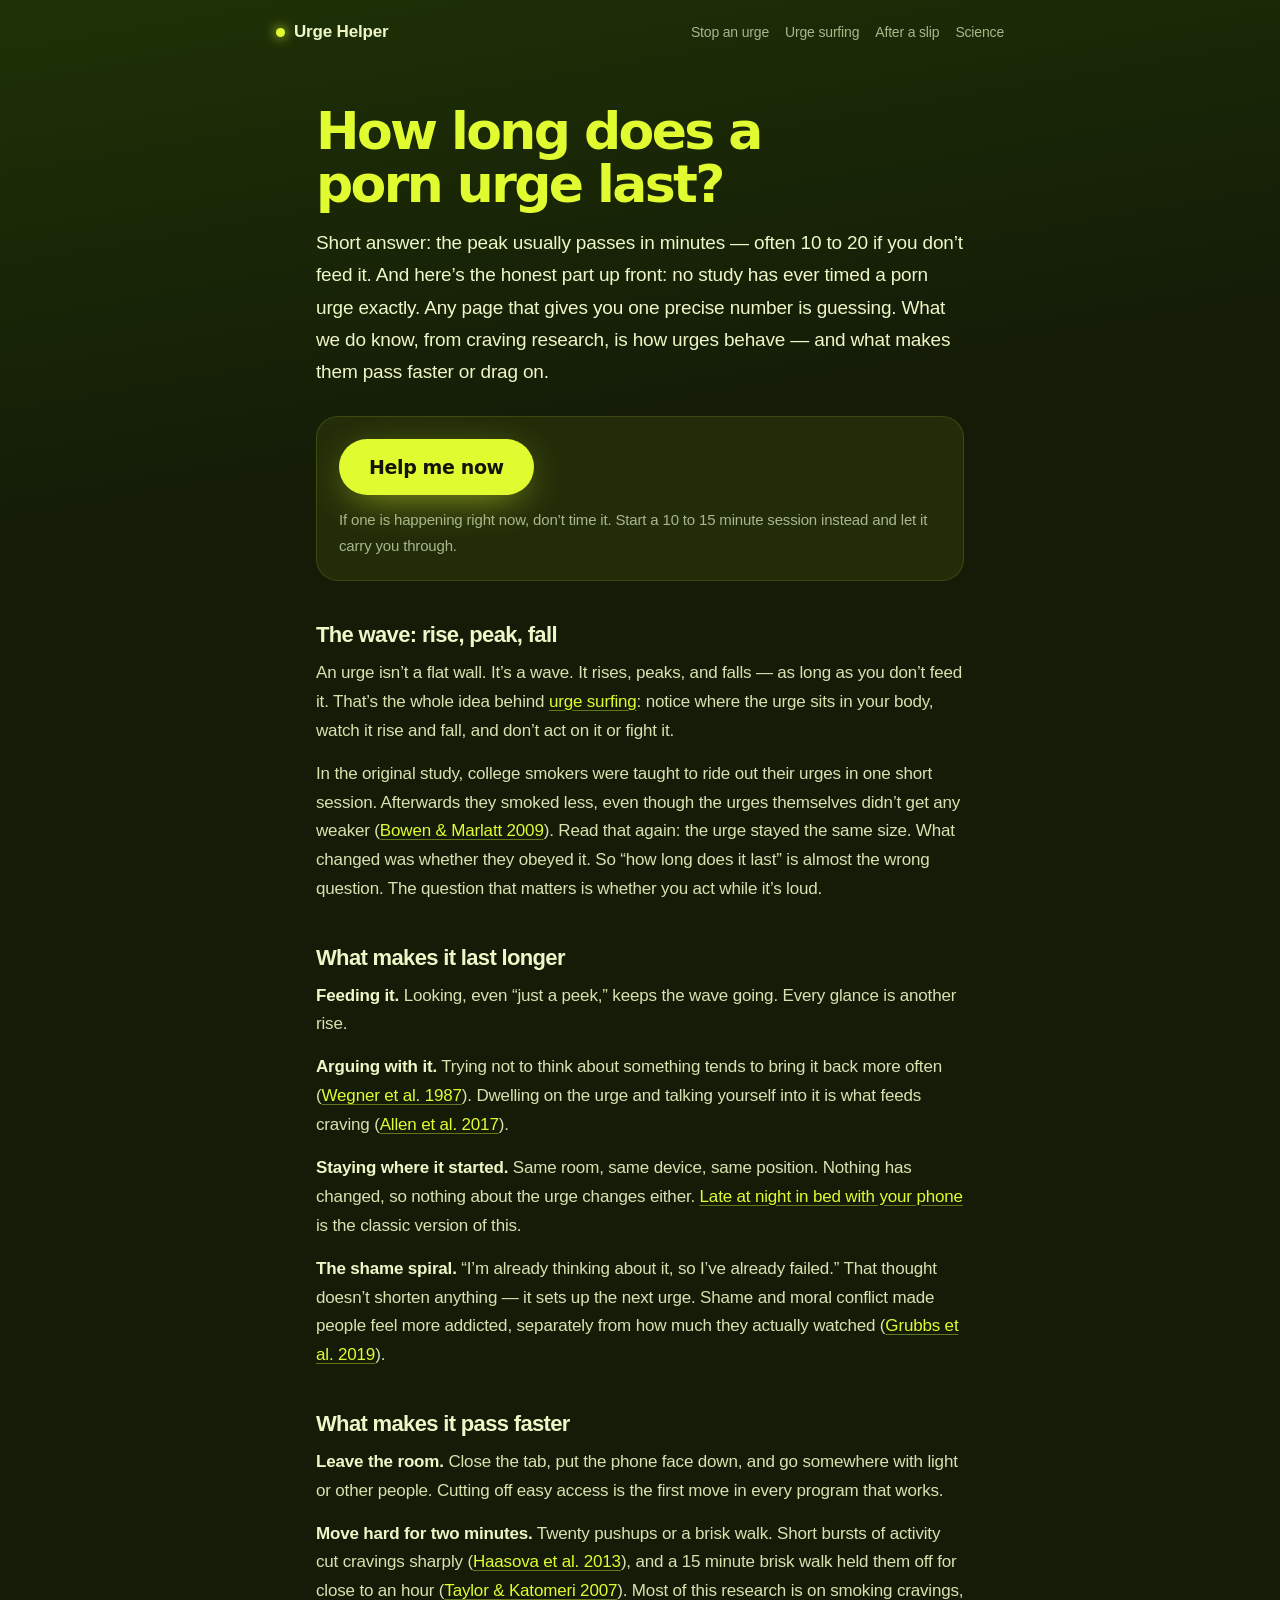
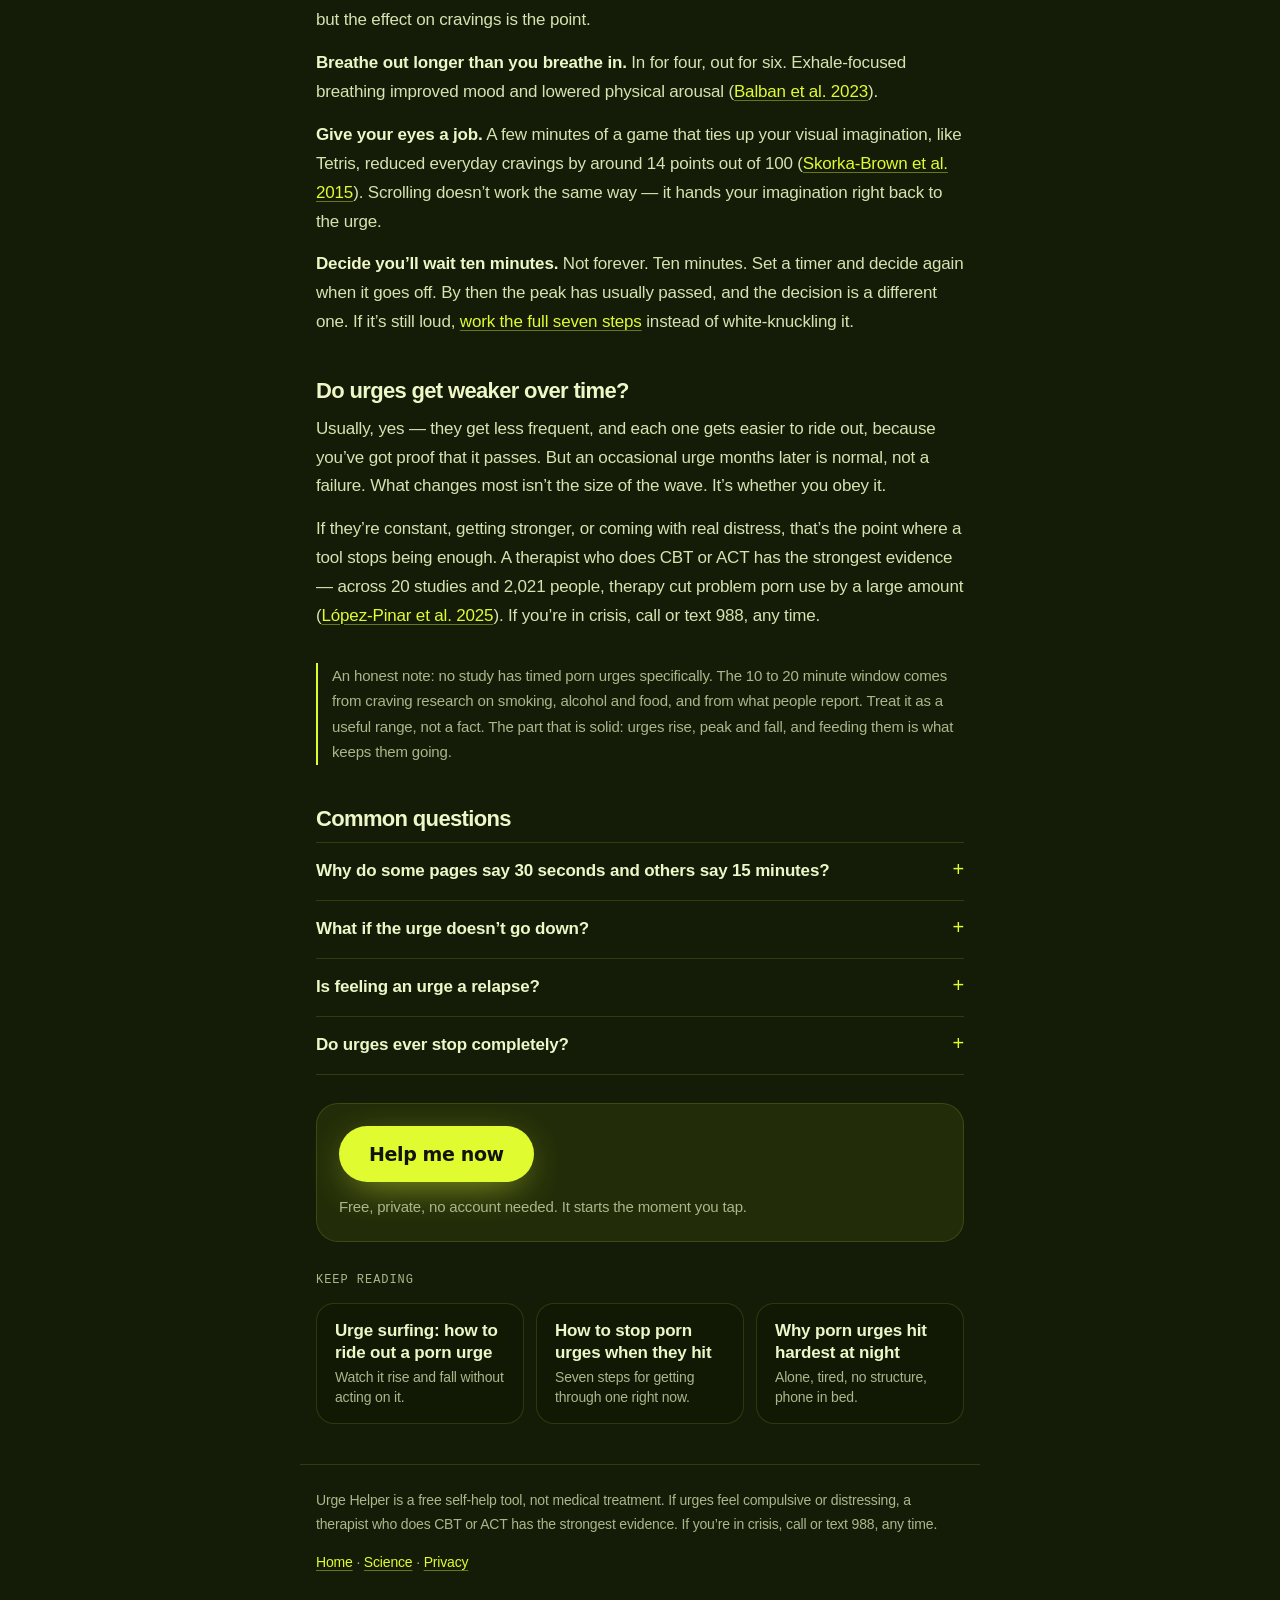
<file: how-long-does-a-porn-urge-last/index.html>
<!doctype html>
<html lang="en">
<head>
<meta charset="utf-8">
<meta name="viewport" content="width=device-width,initial-scale=1,viewport-fit=cover">
<title>How Long Does a Porn Urge Last? | Urge Helper</title>
<meta name="description" content="A porn urge usually peaks and fades within minutes — often 10 to 20 if you don't feed it. No study has timed porn urges exactly, and any page that gives you one number is guessing.">
<meta name="theme-color" content="#141c07">
<meta name="referrer" content="no-referrer">
<link rel="canonical" href="https://urgehelper.com/how-long-does-a-porn-urge-last/">
<meta property="og:type" content="article">
<meta property="og:site_name" content="Urge Helper">
<meta property="og:title" content="How Long Does a Porn Urge Last? | Urge Helper">
<meta property="og:description" content="A porn urge usually peaks and fades within minutes — often 10 to 20 if you don't feed it. No study has timed porn urges exactly, and any page that gives you one number is guessing.">
<meta property="og:url" content="https://urgehelper.com/how-long-does-a-porn-urge-last/">
<meta property="og:image" content="https://urgehelper.com/og.png">
<meta name="twitter:card" content="summary_large_image">
<meta http-equiv="Content-Security-Policy" content="default-src 'self'; script-src 'none'; style-src 'self' https://fonts.googleapis.com; font-src https://fonts.gstatic.com; img-src 'self' data:; object-src 'none'; base-uri 'none'; form-action 'none'">
<link rel="icon" href="/icon.svg" type="image/svg+xml">
<link rel="apple-touch-icon" href="/apple-touch-icon.png">
<link rel="stylesheet" href="https://fonts.googleapis.com/css2?family=Geist:wght@400;500;600&family=Geist+Mono:wght@400&family=Plus+Jakarta+Sans:wght@700;800&display=swap">
<link rel="stylesheet" href="/learn.css?v=1">
<script type="application/ld+json">{"@context": "https://schema.org", "@type": "Article", "headline": "How long does a porn urge last?", "description": "A porn urge usually peaks and fades within minutes — often 10 to 20 if you don't feed it. No study has timed porn urges exactly, and any page that gives you one number is guessing.", "datePublished": "2026-11-18", "dateModified": "2026-11-18", "mainEntityOfPage": "https://urgehelper.com/how-long-does-a-porn-urge-last/", "image": "https://urgehelper.com/og.png", "author": {"@type": "Organization", "name": "Urge Helper", "url": "https://urgehelper.com/"}, "publisher": {"@type": "Organization", "name": "Urge Helper", "url": "https://urgehelper.com/"}}</script>
<script type="application/ld+json">{"@context": "https://schema.org", "@type": "FAQPage", "mainEntity": [{"@type": "Question", "name": "Why do some pages say 30 seconds and others say 15 minutes?", "acceptedAnswer": {"@type": "Answer", "text": "Because nobody has timed porn urges in a study, so every number is borrowed from other cravings or made up. The peak of a craving usually passes in minutes, and the honest range people report is about 10 to 20 minutes if you don't feed it."}}, {"@type": "Question", "name": "What if the urge doesn't go down?", "acceptedAnswer": {"@type": "Answer", "text": "That's okay. In the original urge-surfing study, people who rode out urges acted on them less even though the urges didn't get weaker. The goal is not acting, not feeling nothing. If it's very strong, move or distract yourself first, then surf what's left."}}, {"@type": "Question", "name": "Is feeling an urge a relapse?", "acceptedAnswer": {"@type": "Answer", "text": "No. An urge is a feeling, not an action. Getting through one is a success, not a near-miss."}}, {"@type": "Question", "name": "Do urges ever stop completely?", "acceptedAnswer": {"@type": "Answer", "text": "They usually get less frequent and easier to ride out over time, but an occasional urge months later is normal, not a failure. What changes is whether you obey it."}}]}</script>
<script type="application/ld+json">{"@context": "https://schema.org", "@type": "BreadcrumbList", "itemListElement": [{"@type": "ListItem", "position": 1, "name": "Urge Helper", "item": "https://urgehelper.com/"}, {"@type": "ListItem", "position": 2, "name": "How long does a porn urge last?", "item": "https://urgehelper.com/how-long-does-a-porn-urge-last/"}]}</script>
</head>
<body>
<header class="top"><a class="brand" href="/"><i></i>Urge Helper</a><nav><a href="/how-to-stop-porn-urges/">Stop an urge</a><a href="/urge-surfing/">Urge surfing</a><a href="/relapsed-what-now/">After a slip</a><a href="/science/">Science</a></nav></header>
<main>
<h1>How long does a porn urge last?</h1>
<p class="lede">Short answer: the peak usually passes in minutes — often 10 to 20 if you don’t feed it. And here’s the honest part up front: no study has ever timed a porn urge exactly. Any page that gives you one precise number is guessing. What we do know, from craving research, is how urges behave — and what makes them pass faster or drag on.</p>
<div class="help"><a class="help-btn" href="/#help">Help me now</a><p>If one is happening right now, don’t time it. Start a 10 to 15 minute session instead and let it carry you through.</p></div><article>
<h2>The wave: rise, peak, fall</h2>
<p>An urge isn’t a flat wall. It’s a wave. It rises, peaks, and falls — as long as you don’t feed it. That’s the whole idea behind <a href="/urge-surfing/">urge surfing</a>: notice where the urge sits in your body, watch it rise and fall, and don’t act on it or fight it.</p>
<p>In the original study, college smokers were taught to ride out their urges in one short session. Afterwards they smoked less, even though the urges themselves didn’t get any weaker (<a href="https://doi.org/10.1037/a0017127" target="_blank" rel="noopener">Bowen &amp; Marlatt 2009</a>). Read that again: the urge stayed the same size. What changed was whether they obeyed it. So “how long does it last” is almost the wrong question. The question that matters is whether you act while it’s loud.</p>

<h2>What makes it last longer</h2>
<p><b>Feeding it.</b> Looking, even “just a peek,” keeps the wave going. Every glance is another rise.</p>
<p><b>Arguing with it.</b> Trying not to think about something tends to bring it back more often (<a href="https://doi.org/10.1037/0022-3514.53.1.5" target="_blank" rel="noopener">Wegner et al. 1987</a>). Dwelling on the urge and talking yourself into it is what feeds craving (<a href="https://doi.org/10.1016/j.addbeh.2017.02.001" target="_blank" rel="noopener">Allen et al. 2017</a>).</p>
<p><b>Staying where it started.</b> Same room, same device, same position. Nothing has changed, so nothing about the urge changes either. <a href="/why-porn-urges-hit-at-night/">Late at night in bed with your phone</a> is the classic version of this.</p>
<p><b>The shame spiral.</b> “I’m already thinking about it, so I’ve already failed.” That thought doesn’t shorten anything — it sets up the next urge. Shame and moral conflict made people feel more addicted, separately from how much they actually watched (<a href="https://doi.org/10.1007/s10508-018-1248-x" target="_blank" rel="noopener">Grubbs et al. 2019</a>).</p>

<h2>What makes it pass faster</h2>
<p><b>Leave the room.</b> Close the tab, put the phone face down, and go somewhere with light or other people. Cutting off easy access is the first move in every program that works.</p>
<p><b>Move hard for two minutes.</b> Twenty pushups or a brisk walk. Short bursts of activity cut cravings sharply (<a href="https://doi.org/10.1111/j.1360-0443.2012.04034.x" target="_blank" rel="noopener">Haasova et al. 2013</a>), and a 15 minute brisk walk held them off for close to an hour (<a href="https://doi.org/10.1080/14622200701648896" target="_blank" rel="noopener">Taylor &amp; Katomeri 2007</a>). Most of this research is on smoking cravings, but the effect on cravings is the point.</p>
<p><b>Breathe out longer than you breathe in.</b> In for four, out for six. Exhale-focused breathing improved mood and lowered physical arousal (<a href="https://doi.org/10.1016/j.xcrm.2022.100895" target="_blank" rel="noopener">Balban et al. 2023</a>).</p>
<p><b>Give your eyes a job.</b> A few minutes of a game that ties up your visual imagination, like Tetris, reduced everyday cravings by around 14 points out of 100 (<a href="https://doi.org/10.1016/j.addbeh.2015.07.020" target="_blank" rel="noopener">Skorka-Brown et al. 2015</a>). Scrolling doesn’t work the same way — it hands your imagination right back to the urge.</p>
<p><b>Decide you’ll wait ten minutes.</b> Not forever. Ten minutes. Set a timer and decide again when it goes off. By then the peak has usually passed, and the decision is a different one. If it’s still loud, <a href="/how-to-stop-porn-urges/">work the full seven steps</a> instead of white-knuckling it.</p>

<h2>Do urges get weaker over time?</h2>
<p>Usually, yes — they get less frequent, and each one gets easier to ride out, because you’ve got proof that it passes. But an occasional urge months later is normal, not a failure. What changes most isn’t the size of the wave. It’s whether you obey it.</p>
<p>If they’re constant, getting stronger, or coming with real distress, that’s the point where a tool stops being enough. A therapist who does CBT or ACT has the strongest evidence — across 20 studies and 2,021 people, therapy cut problem porn use by a large amount (<a href="https://doi.org/10.1556/2006.2025.00018" target="_blank" rel="noopener">López-Pinar et al. 2025</a>). If you’re in crisis, call or text 988, any time.</p>

<p class="note">An honest note: no study has timed porn urges specifically. The 10 to 20 minute window comes from craving research on smoking, alcohol and food, and from what people report. Treat it as a useful range, not a fact. The part that is solid: urges rise, peak and fall, and feeding them is what keeps them going.</p>
</article><section class="faq"><h2>Common questions</h2><details><summary>Why do some pages say 30 seconds and others say 15 minutes?</summary><p>Because nobody has timed porn urges in a study, so every number is borrowed from other cravings or made up. The peak of a craving usually passes in minutes, and the honest range people report is about 10 to 20 minutes if you don’t feed it.</p></details><details><summary>What if the urge doesn’t go down?</summary><p>That’s okay. In the original urge-surfing study, people who rode out urges acted on them less even though the urges didn’t get weaker. The goal is not acting, not feeling nothing. If it’s very strong, move or distract yourself first, then surf what’s left.</p></details><details><summary>Is feeling an urge a relapse?</summary><p>No. An urge is a feeling, not an action. Getting through one is a success, not a near-miss.</p></details><details><summary>Do urges ever stop completely?</summary><p>They usually get less frequent and easier to ride out over time, but an occasional urge months later is normal, not a failure. What changes is whether you obey it.</p></details></section><div class="help"><a class="help-btn" href="/#help">Help me now</a><p>Free, private, no account needed. It starts the moment you tap.</p></div><section class="more"><p class="mono">Keep reading</p><div class="cards"><a class="card" href="/urge-surfing/"><b>Urge surfing: how to ride out a porn urge</b><span>Watch it rise and fall without acting on it.</span></a><a class="card" href="/how-to-stop-porn-urges/"><b>How to stop porn urges when they hit</b><span>Seven steps for getting through one right now.</span></a><a class="card" href="/why-porn-urges-hit-at-night/"><b>Why porn urges hit hardest at night</b><span>Alone, tired, no structure, phone in bed.</span></a></div></section>
</main>
<footer><p>Urge Helper is a free self-help tool, not medical treatment. If urges feel compulsive or distressing, a therapist who does CBT or ACT has the strongest evidence. If you’re in crisis, call or text 988, any time.</p><p><a href="/">Home</a> · <a href="/science/">Science</a> · <a href="/privacy.html">Privacy</a></p></footer>
</body>
</html>
</file>
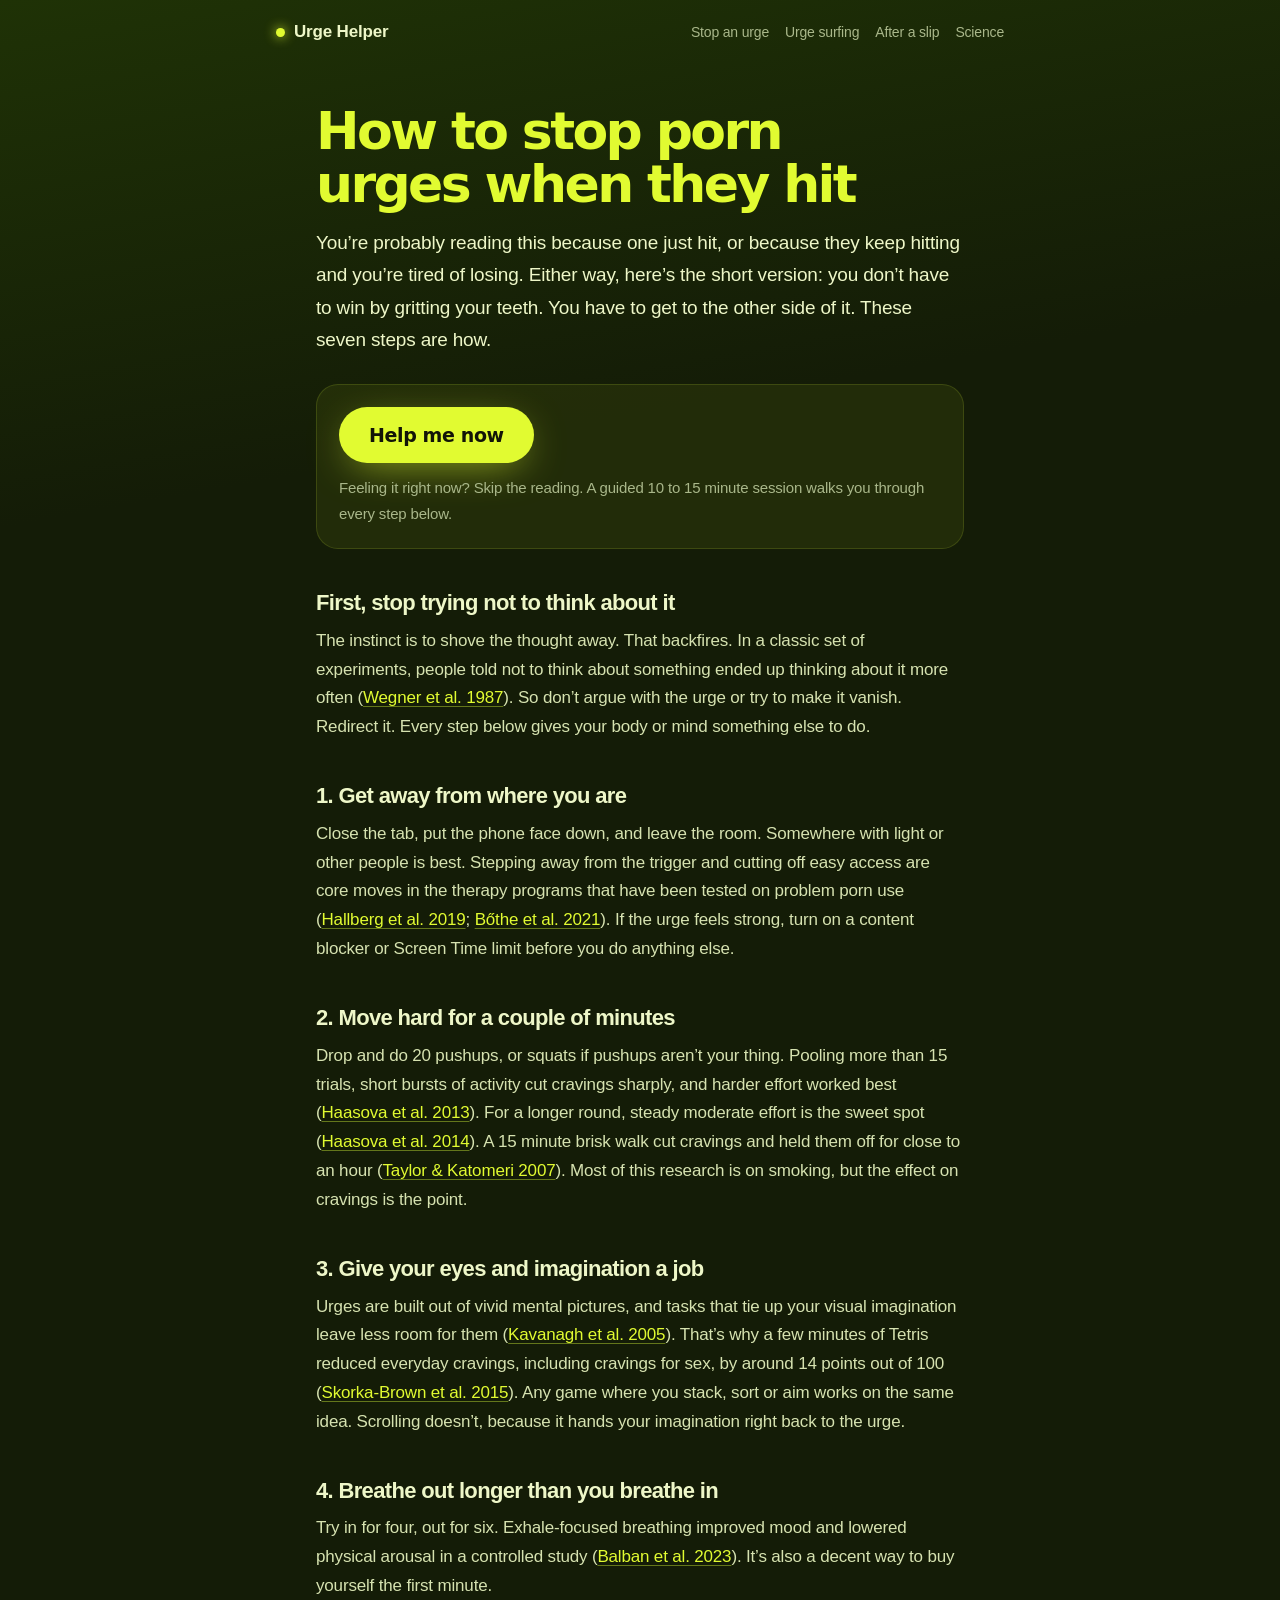
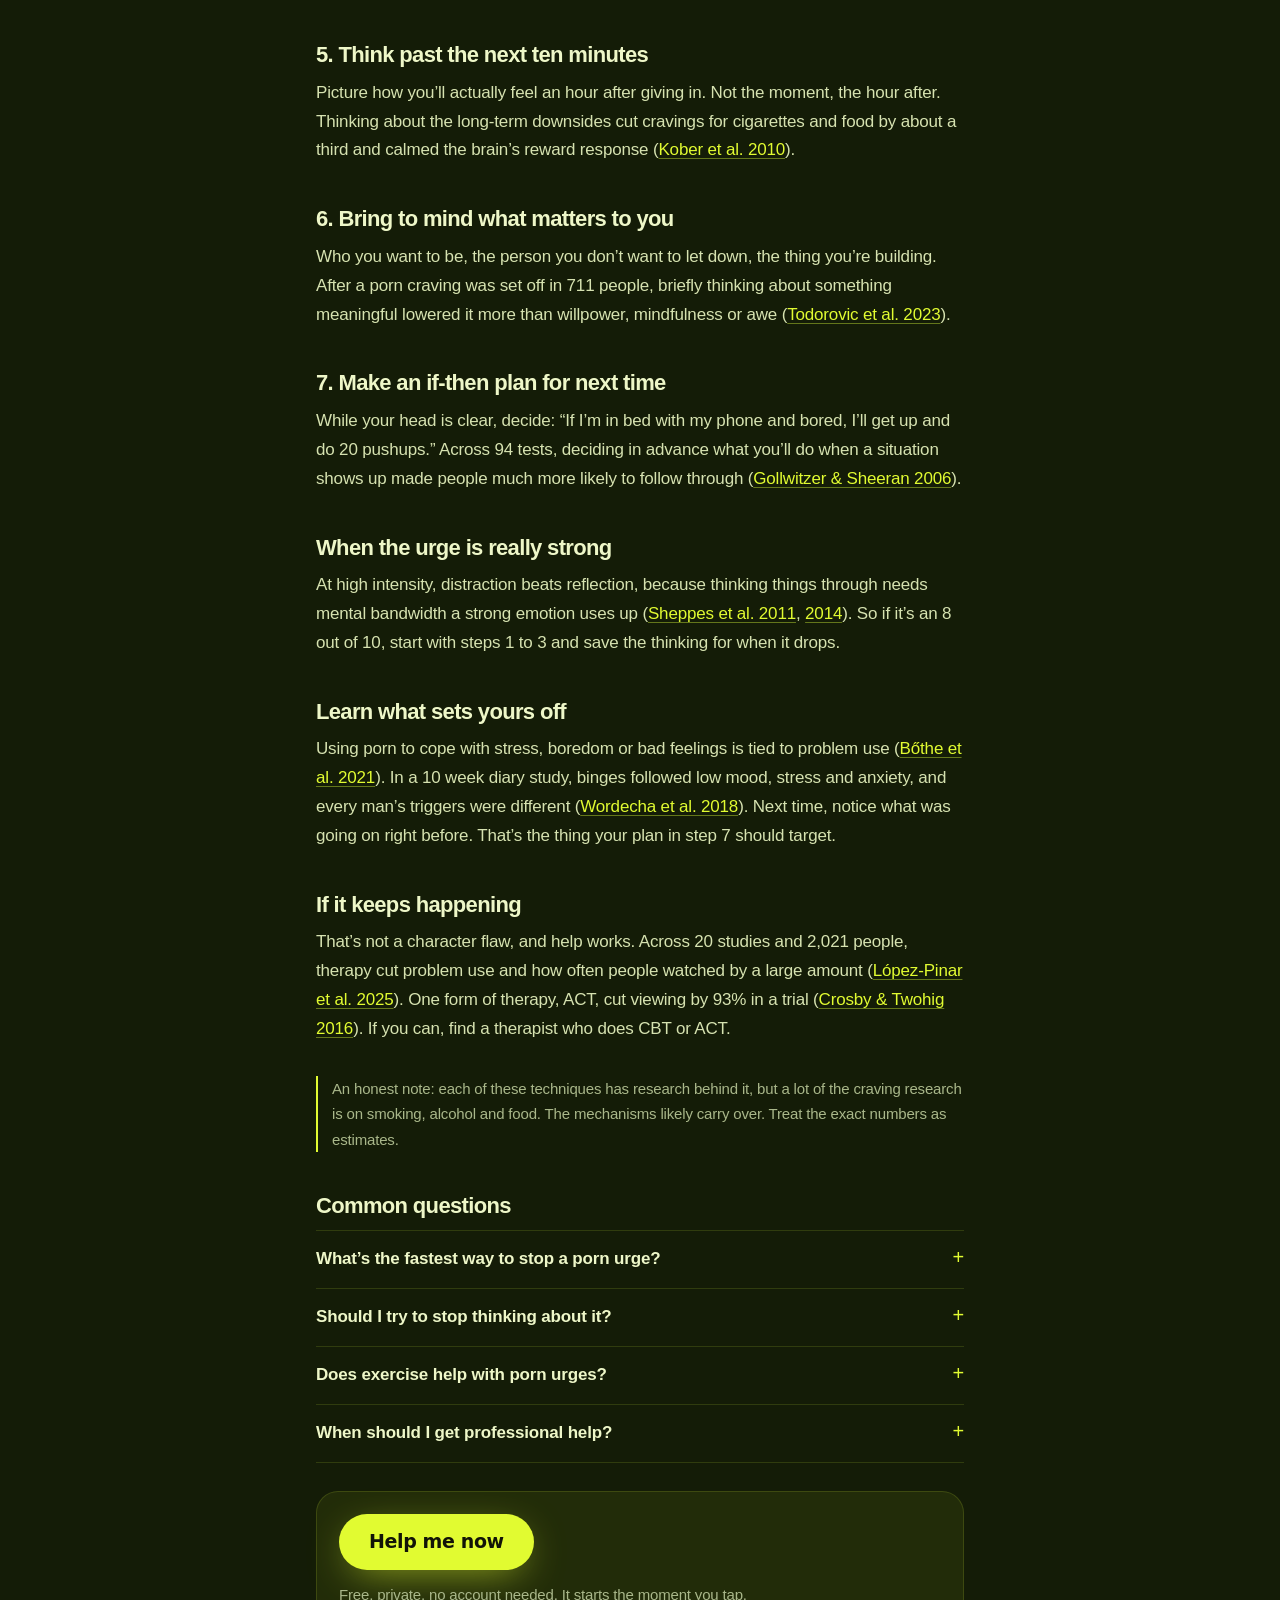
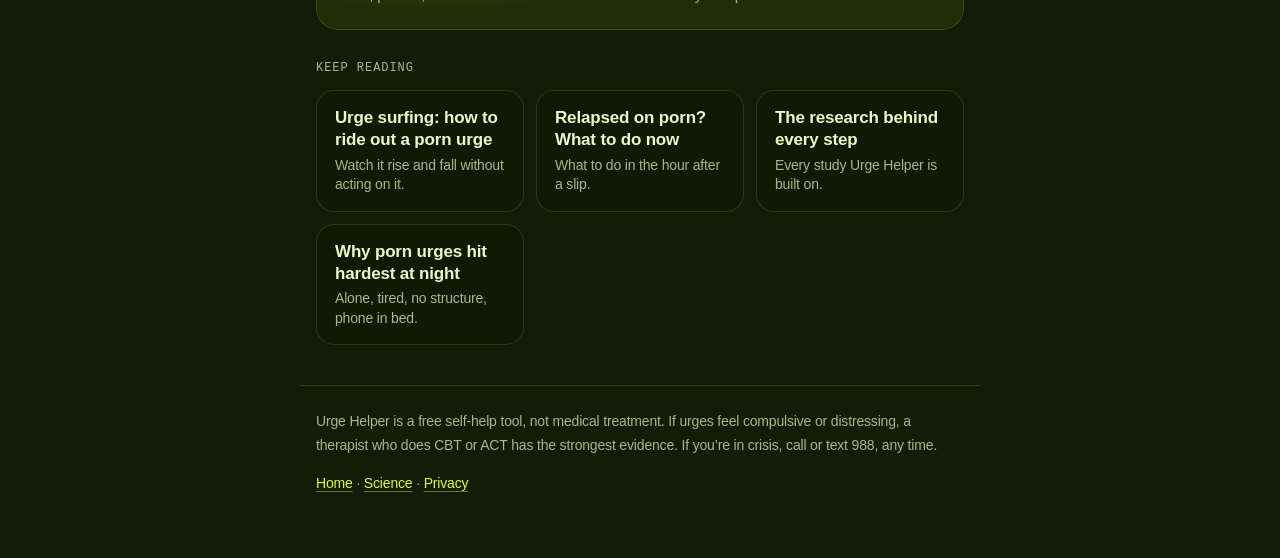
<file: how-to-stop-porn-urges/index.html>
<!doctype html>
<html lang="en">
<head>
<meta charset="utf-8">
<meta name="viewport" content="width=device-width,initial-scale=1,viewport-fit=cover">
<title>How to Stop Porn Urges: 7 Steps That Work | Urge Helper</title>
<meta name="description" content="A porn urge peaks and passes. Seven research-backed steps to get through one right now: get away, move, breathe, busy your mind and make a plan.">
<meta name="theme-color" content="#141c07">
<meta name="referrer" content="no-referrer">
<link rel="canonical" href="https://urgehelper.com/how-to-stop-porn-urges/">
<meta property="og:type" content="article">
<meta property="og:site_name" content="Urge Helper">
<meta property="og:title" content="How to Stop Porn Urges: 7 Steps That Work | Urge Helper">
<meta property="og:description" content="A porn urge peaks and passes. Seven research-backed steps to get through one right now: get away, move, breathe, busy your mind and make a plan.">
<meta property="og:url" content="https://urgehelper.com/how-to-stop-porn-urges/">
<meta property="og:image" content="https://urgehelper.com/og.png">
<meta name="twitter:card" content="summary_large_image">
<meta http-equiv="Content-Security-Policy" content="default-src 'self'; script-src 'none'; style-src 'self' https://fonts.googleapis.com; font-src https://fonts.gstatic.com; img-src 'self' data:; object-src 'none'; base-uri 'none'; form-action 'none'">
<link rel="icon" href="/icon.svg" type="image/svg+xml">
<link rel="apple-touch-icon" href="/apple-touch-icon.png">
<link rel="stylesheet" href="https://fonts.googleapis.com/css2?family=Geist:wght@400;500;600&family=Geist+Mono:wght@400&family=Plus+Jakarta+Sans:wght@700;800&display=swap">
<link rel="stylesheet" href="/learn.css?v=1">
<script type="application/ld+json">{"@context": "https://schema.org", "@type": "Article", "headline": "How to stop porn urges when they hit", "description": "A porn urge peaks and passes. Seven research-backed steps to get through one right now: get away, move, breathe, busy your mind and make a plan.", "datePublished": "2026-11-01", "dateModified": "2026-11-18", "mainEntityOfPage": "https://urgehelper.com/how-to-stop-porn-urges/", "image": "https://urgehelper.com/og.png", "author": {"@type": "Organization", "name": "Urge Helper", "url": "https://urgehelper.com/"}, "publisher": {"@type": "Organization", "name": "Urge Helper", "url": "https://urgehelper.com/"}}</script>
<script type="application/ld+json">{"@context": "https://schema.org", "@type": "FAQPage", "mainEntity": [{"@type": "Question", "name": "What’s the fastest way to stop a porn urge?", "acceptedAnswer": {"@type": "Answer", "text": "Get away from the screen and move hard right away. Leave the room and do 20 pushups or squats. Short, hard bursts of activity cut cravings sharply, and getting away from the trigger cuts off easy access."}}, {"@type": "Question", "name": "Should I try to stop thinking about it?", "acceptedAnswer": {"@type": "Answer", "text": "No. Trying not to think about something tends to bring it back more often. Give your mind something else to do instead, like a demanding game, slow breathing or picturing how you’ll feel an hour from now."}}, {"@type": "Question", "name": "Does exercise help with porn urges?", "acceptedAnswer": {"@type": "Answer", "text": "Yes, it’s one of the best-supported options. In studies of cravings, short bursts of activity cut cravings sharply, and a 15 minute brisk walk held them off for close to an hour. Most of this research is on smoking cravings."}}, {"@type": "Question", "name": "When should I get professional help?", "acceptedAnswer": {"@type": "Answer", "text": "If urges feel compulsive, keep winning or are hurting your life, a therapist who does CBT or ACT has the strongest evidence. Across 20 studies, therapy cut problem porn use by a large amount."}}]}</script>
<script type="application/ld+json">{"@context": "https://schema.org", "@type": "BreadcrumbList", "itemListElement": [{"@type": "ListItem", "position": 1, "name": "Urge Helper", "item": "https://urgehelper.com/"}, {"@type": "ListItem", "position": 2, "name": "How to stop porn urges when they hit", "item": "https://urgehelper.com/how-to-stop-porn-urges/"}]}</script>
</head>
<body>
<header class="top"><a class="brand" href="/"><i></i>Urge Helper</a><nav><a href="/how-to-stop-porn-urges/">Stop an urge</a><a href="/urge-surfing/">Urge surfing</a><a href="/relapsed-what-now/">After a slip</a><a href="/science/">Science</a></nav></header>
<main>
<h1>How to stop porn urges when they hit</h1>
<p class="lede">You’re probably reading this because one just hit, or because they keep hitting and you’re tired of losing. Either way, here’s the short version: you don’t have to win by gritting your teeth. You have to get to the other side of it. These seven steps are how.</p>
<div class="help"><a class="help-btn" href="/#help">Help me now</a><p>Feeling it right now? Skip the reading. A guided 10 to 15 minute session walks you through every step below.</p></div><article>
<h2>First, stop trying not to think about it</h2>
<p>The instinct is to shove the thought away. That backfires. In a classic set of experiments, people told not to think about something ended up thinking about it more often (<a href="https://doi.org/10.1037/0022-3514.53.1.5" target="_blank" rel="noopener">Wegner et al. 1987</a>). So don’t argue with the urge or try to make it vanish. Redirect it. Every step below gives your body or mind something else to do.</p>

<h2>1. Get away from where you are</h2>
<p>Close the tab, put the phone face down, and leave the room. Somewhere with light or other people is best. Stepping away from the trigger and cutting off easy access are core moves in the therapy programs that have been tested on problem porn use (<a href="https://doi.org/10.1016/j.jsxm.2019.03.005" target="_blank" rel="noopener">Hallberg et al. 2019</a>; <a href="https://doi.org/10.1556/2006.2021.00070" target="_blank" rel="noopener">Bőthe et al. 2021</a>). If the urge feels strong, turn on a content blocker or Screen Time limit before you do anything else.</p>

<h2>2. Move hard for a couple of minutes</h2>
<p>Drop and do 20 pushups, or squats if pushups aren’t your thing. Pooling more than 15 trials, short bursts of activity cut cravings sharply, and harder effort worked best (<a href="https://doi.org/10.1111/j.1360-0443.2012.04034.x" target="_blank" rel="noopener">Haasova et al. 2013</a>). For a longer round, steady moderate effort is the sweet spot (<a href="https://doi.org/10.1007/s00213-014-3450-4" target="_blank" rel="noopener">Haasova et al. 2014</a>). A 15 minute brisk walk cut cravings and held them off for close to an hour (<a href="https://doi.org/10.1080/14622200701648896" target="_blank" rel="noopener">Taylor &amp; Katomeri 2007</a>). Most of this research is on smoking, but the effect on cravings is the point.</p>

<h2>3. Give your eyes and imagination a job</h2>
<p>Urges are built out of vivid mental pictures, and tasks that tie up your visual imagination leave less room for them (<a href="https://doi.org/10.1037/0033-295X.112.2.446" target="_blank" rel="noopener">Kavanagh et al. 2005</a>). That’s why a few minutes of Tetris reduced everyday cravings, including cravings for sex, by around 14 points out of 100 (<a href="https://doi.org/10.1016/j.addbeh.2015.07.020" target="_blank" rel="noopener">Skorka-Brown et al. 2015</a>). Any game where you stack, sort or aim works on the same idea. Scrolling doesn’t, because it hands your imagination right back to the urge.</p>

<h2>4. Breathe out longer than you breathe in</h2>
<p>Try in for four, out for six. Exhale-focused breathing improved mood and lowered physical arousal in a controlled study (<a href="https://doi.org/10.1016/j.xcrm.2022.100895" target="_blank" rel="noopener">Balban et al. 2023</a>). It’s also a decent way to buy yourself the first minute.</p>

<h2>5. Think past the next ten minutes</h2>
<p>Picture how you’ll actually feel an hour after giving in. Not the moment, the hour after. Thinking about the long-term downsides cut cravings for cigarettes and food by about a third and calmed the brain’s reward response (<a href="https://doi.org/10.1073/pnas.1007779107" target="_blank" rel="noopener">Kober et al. 2010</a>).</p>

<h2>6. Bring to mind what matters to you</h2>
<p>Who you want to be, the person you don’t want to let down, the thing you’re building. After a porn craving was set off in 711 people, briefly thinking about something meaningful lowered it more than willpower, mindfulness or awe (<a href="https://doi.org/10.1080/26929953.2023.2272613" target="_blank" rel="noopener">Todorovic et al. 2023</a>).</p>

<h2>7. Make an if-then plan for next time</h2>
<p>While your head is clear, decide: “If I’m in bed with my phone and bored, I’ll get up and do 20 pushups.” Across 94 tests, deciding in advance what you’ll do when a situation shows up made people much more likely to follow through (<a href="https://doi.org/10.1016/S0065-2601(06)38002-1" target="_blank" rel="noopener">Gollwitzer &amp; Sheeran 2006</a>).</p>

<h2>When the urge is really strong</h2>
<p>At high intensity, distraction beats reflection, because thinking things through needs mental bandwidth a strong emotion uses up (<a href="https://doi.org/10.1177/0956797611418350" target="_blank" rel="noopener">Sheppes et al. 2011</a>, <a href="https://doi.org/10.1037/a0030831" target="_blank" rel="noopener">2014</a>). So if it’s an 8 out of 10, start with steps 1 to 3 and save the thinking for when it drops.</p>

<h2>Learn what sets yours off</h2>
<p>Using porn to cope with stress, boredom or bad feelings is tied to problem use (<a href="https://doi.org/10.1037/adb0000603" target="_blank" rel="noopener">Bőthe et al. 2021</a>). In a 10 week diary study, binges followed low mood, stress and anxiety, and every man’s triggers were different (<a href="https://doi.org/10.1556/2006.7.2018.33" target="_blank" rel="noopener">Wordecha et al. 2018</a>). Next time, notice what was going on right before. That’s the thing your plan in step 7 should target.</p>

<h2>If it keeps happening</h2>
<p>That’s not a character flaw, and help works. Across 20 studies and 2,021 people, therapy cut problem use and how often people watched by a large amount (<a href="https://doi.org/10.1556/2006.2025.00018" target="_blank" rel="noopener">López-Pinar et al. 2025</a>). One form of therapy, ACT, cut viewing by 93% in a trial (<a href="https://doi.org/10.1016/j.beth.2016.02.001" target="_blank" rel="noopener">Crosby &amp; Twohig 2016</a>). If you can, find a therapist who does CBT or ACT.</p>

<p class="note">An honest note: each of these techniques has research behind it, but a lot of the craving research is on smoking, alcohol and food. The mechanisms likely carry over. Treat the exact numbers as estimates.</p>
</article><section class="faq"><h2>Common questions</h2><details><summary>What’s the fastest way to stop a porn urge?</summary><p>Get away from the screen and move hard right away. Leave the room and do 20 pushups or squats. Short, hard bursts of activity cut cravings sharply, and getting away from the trigger cuts off easy access.</p></details><details><summary>Should I try to stop thinking about it?</summary><p>No. Trying not to think about something tends to bring it back more often. Give your mind something else to do instead, like a demanding game, slow breathing or picturing how you’ll feel an hour from now.</p></details><details><summary>Does exercise help with porn urges?</summary><p>Yes, it’s one of the best-supported options. In studies of cravings, short bursts of activity cut cravings sharply, and a 15 minute brisk walk held them off for close to an hour. Most of this research is on smoking cravings.</p></details><details><summary>When should I get professional help?</summary><p>If urges feel compulsive, keep winning or are hurting your life, a therapist who does CBT or ACT has the strongest evidence. Across 20 studies, therapy cut problem porn use by a large amount.</p></details></section><div class="help"><a class="help-btn" href="/#help">Help me now</a><p>Free, private, no account needed. It starts the moment you tap.</p></div><section class="more"><p class="mono">Keep reading</p><div class="cards"><a class="card" href="/urge-surfing/"><b>Urge surfing: how to ride out a porn urge</b><span>Watch it rise and fall without acting on it.</span></a><a class="card" href="/relapsed-what-now/"><b>Relapsed on porn? What to do now</b><span>What to do in the hour after a slip.</span></a><a class="card" href="/science/"><b>The research behind every step</b><span>Every study Urge Helper is built on.</span></a><a class="card" href="/why-porn-urges-hit-at-night/"><b>Why porn urges hit hardest at night</b><span>Alone, tired, no structure, phone in bed.</span></a></div></section>
</main>
<footer><p>Urge Helper is a free self-help tool, not medical treatment. If urges feel compulsive or distressing, a therapist who does CBT or ACT has the strongest evidence. If you’re in crisis, call or text 988, any time.</p><p><a href="/">Home</a> · <a href="/science/">Science</a> · <a href="/privacy.html">Privacy</a></p></footer>
</body>
</html>
</file>
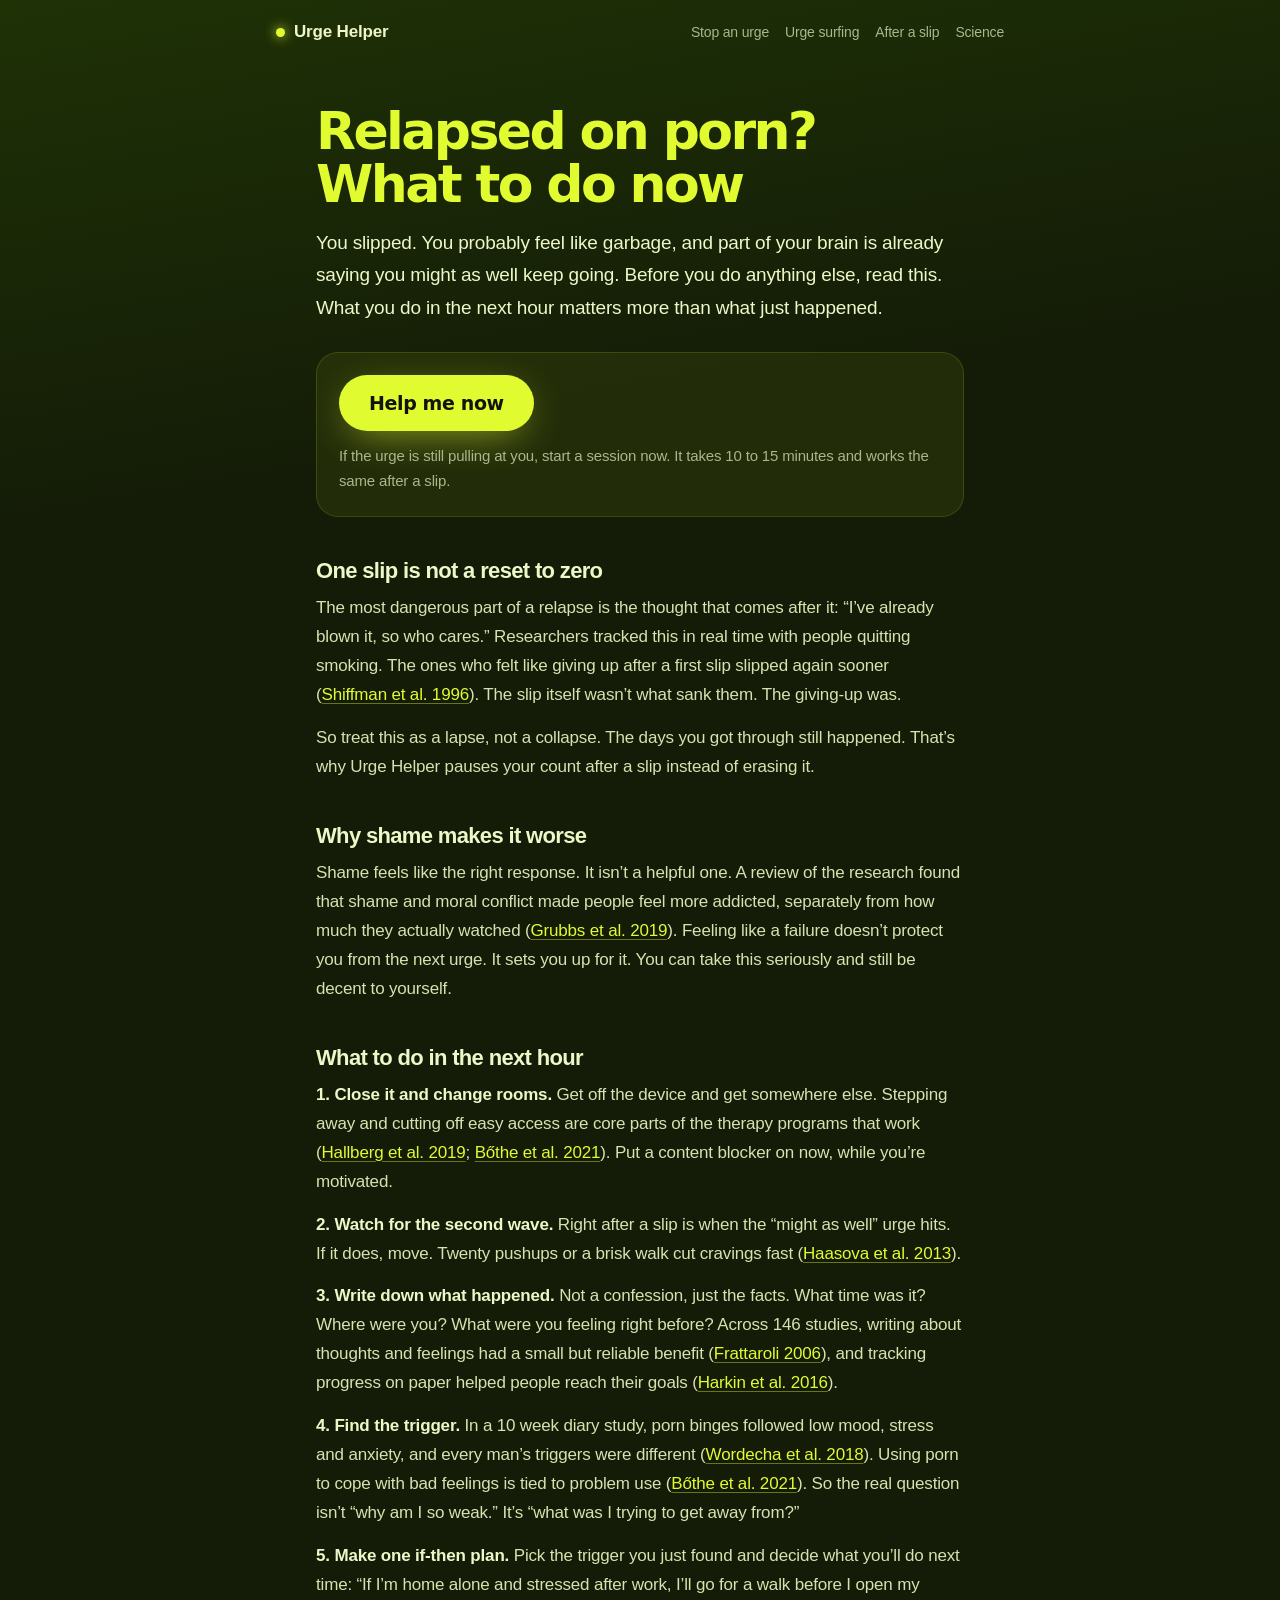
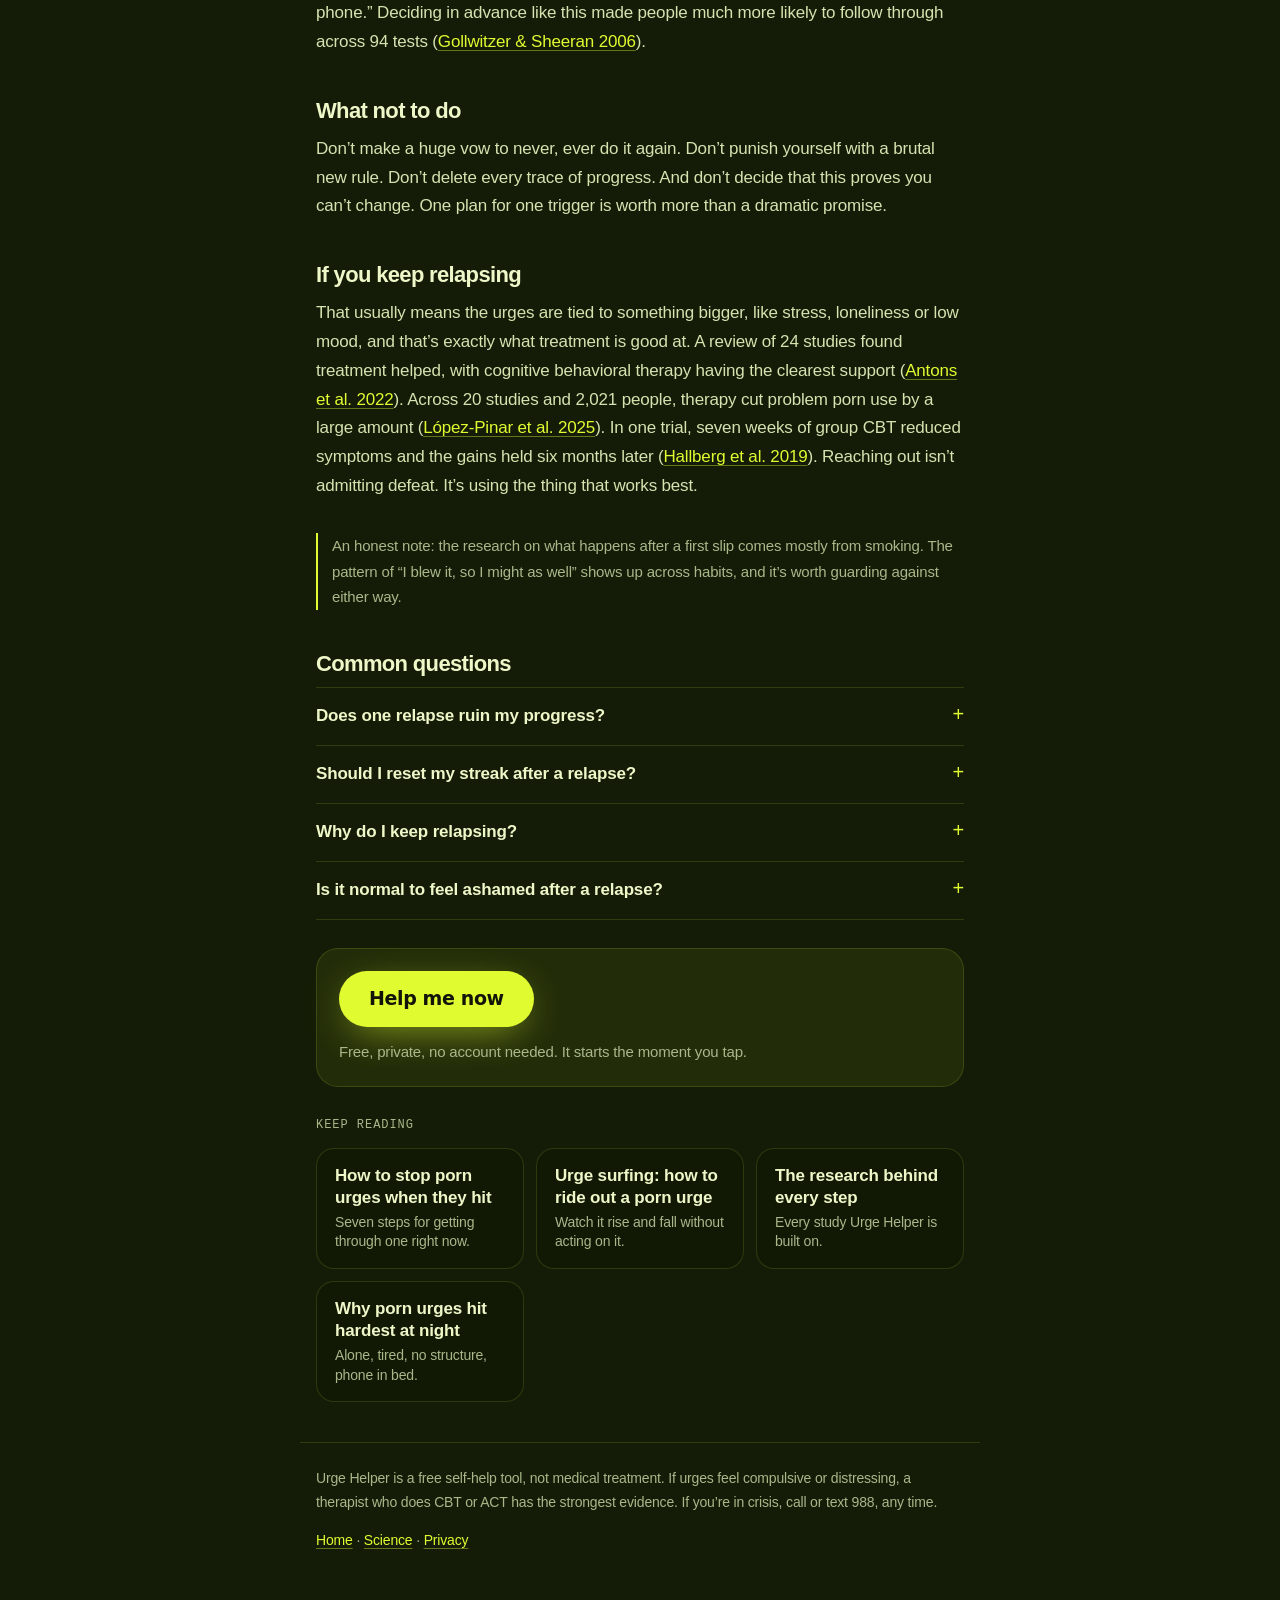
<file: relapsed-what-now/index.html>
<!doctype html>
<html lang="en">
<head>
<meta charset="utf-8">
<meta name="viewport" content="width=device-width,initial-scale=1,viewport-fit=cover">
<title>Relapsed on Porn? What to Do Next | Urge Helper</title>
<meta name="description" content="Relapsed on porn? One slip doesn’t erase your progress. What to do in the next hour, why shame makes it worse, and how to make the next urge easier.">
<meta name="theme-color" content="#141c07">
<meta name="referrer" content="no-referrer">
<link rel="canonical" href="https://urgehelper.com/relapsed-what-now/">
<meta property="og:type" content="article">
<meta property="og:site_name" content="Urge Helper">
<meta property="og:title" content="Relapsed on Porn? What to Do Next | Urge Helper">
<meta property="og:description" content="Relapsed on porn? One slip doesn’t erase your progress. What to do in the next hour, why shame makes it worse, and how to make the next urge easier.">
<meta property="og:url" content="https://urgehelper.com/relapsed-what-now/">
<meta property="og:image" content="https://urgehelper.com/og.png">
<meta name="twitter:card" content="summary_large_image">
<meta http-equiv="Content-Security-Policy" content="default-src 'self'; script-src 'none'; style-src 'self' https://fonts.googleapis.com; font-src https://fonts.gstatic.com; img-src 'self' data:; object-src 'none'; base-uri 'none'; form-action 'none'">
<link rel="icon" href="/icon.svg" type="image/svg+xml">
<link rel="apple-touch-icon" href="/apple-touch-icon.png">
<link rel="stylesheet" href="https://fonts.googleapis.com/css2?family=Geist:wght@400;500;600&family=Geist+Mono:wght@400&family=Plus+Jakarta+Sans:wght@700;800&display=swap">
<link rel="stylesheet" href="/learn.css?v=1">
<script type="application/ld+json">{"@context": "https://schema.org", "@type": "Article", "headline": "Relapsed on porn? What to do now", "description": "Relapsed on porn? One slip doesn’t erase your progress. What to do in the next hour, why shame makes it worse, and how to make the next urge easier.", "datePublished": "2026-11-01", "dateModified": "2026-11-18", "mainEntityOfPage": "https://urgehelper.com/relapsed-what-now/", "image": "https://urgehelper.com/og.png", "author": {"@type": "Organization", "name": "Urge Helper", "url": "https://urgehelper.com/"}, "publisher": {"@type": "Organization", "name": "Urge Helper", "url": "https://urgehelper.com/"}}</script>
<script type="application/ld+json">{"@context": "https://schema.org", "@type": "FAQPage", "mainEntity": [{"@type": "Question", "name": "Does one relapse ruin my progress?", "acceptedAnswer": {"@type": "Answer", "text": "No. One slip doesn’t erase the days you got through. The bigger risk is the thought that you’ve already blown it. People who felt like giving up after a first slip slipped again sooner, so treat it as a lapse and get back on track today."}}, {"@type": "Question", "name": "Should I reset my streak after a relapse?", "acceptedAnswer": {"@type": "Answer", "text": "You don’t have to start from zero. Pausing your count instead of erasing it keeps the progress you made visible, which helps you avoid the “might as well keep going” spiral."}}, {"@type": "Question", "name": "Why do I keep relapsing?", "acceptedAnswer": {"@type": "Answer", "text": "Often the urge is doing a job, like helping you escape stress, boredom, loneliness or a bad mood. Triggers differ from person to person. Writing down what happened right before each slip helps you find yours and plan for it."}}, {"@type": "Question", "name": "Is it normal to feel ashamed after a relapse?", "acceptedAnswer": {"@type": "Answer", "text": "Yes, it’s very common. But shame tends to make things worse. Research found that shame and moral conflict made people feel more addicted, separately from how much they actually watched. Take it seriously, and be decent to yourself."}}]}</script>
<script type="application/ld+json">{"@context": "https://schema.org", "@type": "BreadcrumbList", "itemListElement": [{"@type": "ListItem", "position": 1, "name": "Urge Helper", "item": "https://urgehelper.com/"}, {"@type": "ListItem", "position": 2, "name": "Relapsed on porn? What to do now", "item": "https://urgehelper.com/relapsed-what-now/"}]}</script>
</head>
<body>
<header class="top"><a class="brand" href="/"><i></i>Urge Helper</a><nav><a href="/how-to-stop-porn-urges/">Stop an urge</a><a href="/urge-surfing/">Urge surfing</a><a href="/relapsed-what-now/">After a slip</a><a href="/science/">Science</a></nav></header>
<main>
<h1>Relapsed on porn? What to do now</h1>
<p class="lede">You slipped. You probably feel like garbage, and part of your brain is already saying you might as well keep going. Before you do anything else, read this. What you do in the next hour matters more than what just happened.</p>
<div class="help"><a class="help-btn" href="/#help">Help me now</a><p>If the urge is still pulling at you, start a session now. It takes 10 to 15 minutes and works the same after a slip.</p></div><article>
<h2>One slip is not a reset to zero</h2>
<p>The most dangerous part of a relapse is the thought that comes after it: “I’ve already blown it, so who cares.” Researchers tracked this in real time with people quitting smoking. The ones who felt like giving up after a first slip slipped again sooner (<a href="https://doi.org/10.1037/0022-006X.64.2.366" target="_blank" rel="noopener">Shiffman et al. 1996</a>). The slip itself wasn’t what sank them. The giving-up was.</p>
<p>So treat this as a lapse, not a collapse. The days you got through still happened. That’s why Urge Helper pauses your count after a slip instead of erasing it.</p>

<h2>Why shame makes it worse</h2>
<p>Shame feels like the right response. It isn’t a helpful one. A review of the research found that shame and moral conflict made people feel more addicted, separately from how much they actually watched (<a href="https://doi.org/10.1007/s10508-018-1248-x" target="_blank" rel="noopener">Grubbs et al. 2019</a>). Feeling like a failure doesn’t protect you from the next urge. It sets you up for it. You can take this seriously and still be decent to yourself.</p>

<h2>What to do in the next hour</h2>
<p><b>1. Close it and change rooms.</b> Get off the device and get somewhere else. Stepping away and cutting off easy access are core parts of the therapy programs that work (<a href="https://doi.org/10.1016/j.jsxm.2019.03.005" target="_blank" rel="noopener">Hallberg et al. 2019</a>; <a href="https://doi.org/10.1556/2006.2021.00070" target="_blank" rel="noopener">Bőthe et al. 2021</a>). Put a content blocker on now, while you’re motivated.</p>
<p><b>2. Watch for the second wave.</b> Right after a slip is when the “might as well” urge hits. If it does, move. Twenty pushups or a brisk walk cut cravings fast (<a href="https://doi.org/10.1111/j.1360-0443.2012.04034.x" target="_blank" rel="noopener">Haasova et al. 2013</a>).</p>
<p><b>3. Write down what happened.</b> Not a confession, just the facts. What time was it? Where were you? What were you feeling right before? Across 146 studies, writing about thoughts and feelings had a small but reliable benefit (<a href="https://doi.org/10.1037/0033-2909.132.6.823" target="_blank" rel="noopener">Frattaroli 2006</a>), and tracking progress on paper helped people reach their goals (<a href="https://doi.org/10.1037/bul0000025" target="_blank" rel="noopener">Harkin et al. 2016</a>).</p>
<p><b>4. Find the trigger.</b> In a 10 week diary study, porn binges followed low mood, stress and anxiety, and every man’s triggers were different (<a href="https://doi.org/10.1556/2006.7.2018.33" target="_blank" rel="noopener">Wordecha et al. 2018</a>). Using porn to cope with bad feelings is tied to problem use (<a href="https://doi.org/10.1037/adb0000603" target="_blank" rel="noopener">Bőthe et al. 2021</a>). So the real question isn’t “why am I so weak.” It’s “what was I trying to get away from?”</p>
<p><b>5. Make one if-then plan.</b> Pick the trigger you just found and decide what you’ll do next time: “If I’m home alone and stressed after work, I’ll go for a walk before I open my phone.” Deciding in advance like this made people much more likely to follow through across 94 tests (<a href="https://doi.org/10.1016/S0065-2601(06)38002-1" target="_blank" rel="noopener">Gollwitzer &amp; Sheeran 2006</a>).</p>

<h2>What not to do</h2>
<p>Don’t make a huge vow to never, ever do it again. Don’t punish yourself with a brutal new rule. Don’t delete every trace of progress. And don’t decide that this proves you can’t change. One plan for one trigger is worth more than a dramatic promise.</p>

<h2>If you keep relapsing</h2>
<p>That usually means the urges are tied to something bigger, like stress, loneliness or low mood, and that’s exactly what treatment is good at. A review of 24 studies found treatment helped, with cognitive behavioral therapy having the clearest support (<a href="https://doi.org/10.1556/2006.2022.00061" target="_blank" rel="noopener">Antons et al. 2022</a>). Across 20 studies and 2,021 people, therapy cut problem porn use by a large amount (<a href="https://doi.org/10.1556/2006.2025.00018" target="_blank" rel="noopener">López-Pinar et al. 2025</a>). In one trial, seven weeks of group CBT reduced symptoms and the gains held six months later (<a href="https://doi.org/10.1016/j.jsxm.2019.03.005" target="_blank" rel="noopener">Hallberg et al. 2019</a>). Reaching out isn’t admitting defeat. It’s using the thing that works best.</p>

<p class="note">An honest note: the research on what happens after a first slip comes mostly from smoking. The pattern of “I blew it, so I might as well” shows up across habits, and it’s worth guarding against either way.</p>
</article><section class="faq"><h2>Common questions</h2><details><summary>Does one relapse ruin my progress?</summary><p>No. One slip doesn’t erase the days you got through. The bigger risk is the thought that you’ve already blown it. People who felt like giving up after a first slip slipped again sooner, so treat it as a lapse and get back on track today.</p></details><details><summary>Should I reset my streak after a relapse?</summary><p>You don’t have to start from zero. Pausing your count instead of erasing it keeps the progress you made visible, which helps you avoid the “might as well keep going” spiral.</p></details><details><summary>Why do I keep relapsing?</summary><p>Often the urge is doing a job, like helping you escape stress, boredom, loneliness or a bad mood. Triggers differ from person to person. Writing down what happened right before each slip helps you find yours and plan for it.</p></details><details><summary>Is it normal to feel ashamed after a relapse?</summary><p>Yes, it’s very common. But shame tends to make things worse. Research found that shame and moral conflict made people feel more addicted, separately from how much they actually watched. Take it seriously, and be decent to yourself.</p></details></section><div class="help"><a class="help-btn" href="/#help">Help me now</a><p>Free, private, no account needed. It starts the moment you tap.</p></div><section class="more"><p class="mono">Keep reading</p><div class="cards"><a class="card" href="/how-to-stop-porn-urges/"><b>How to stop porn urges when they hit</b><span>Seven steps for getting through one right now.</span></a><a class="card" href="/urge-surfing/"><b>Urge surfing: how to ride out a porn urge</b><span>Watch it rise and fall without acting on it.</span></a><a class="card" href="/science/"><b>The research behind every step</b><span>Every study Urge Helper is built on.</span></a><a class="card" href="/why-porn-urges-hit-at-night/"><b>Why porn urges hit hardest at night</b><span>Alone, tired, no structure, phone in bed.</span></a></div></section>
</main>
<footer><p>Urge Helper is a free self-help tool, not medical treatment. If urges feel compulsive or distressing, a therapist who does CBT or ACT has the strongest evidence. If you’re in crisis, call or text 988, any time.</p><p><a href="/">Home</a> · <a href="/science/">Science</a> · <a href="/privacy.html">Privacy</a></p></footer>
</body>
</html>
</file>
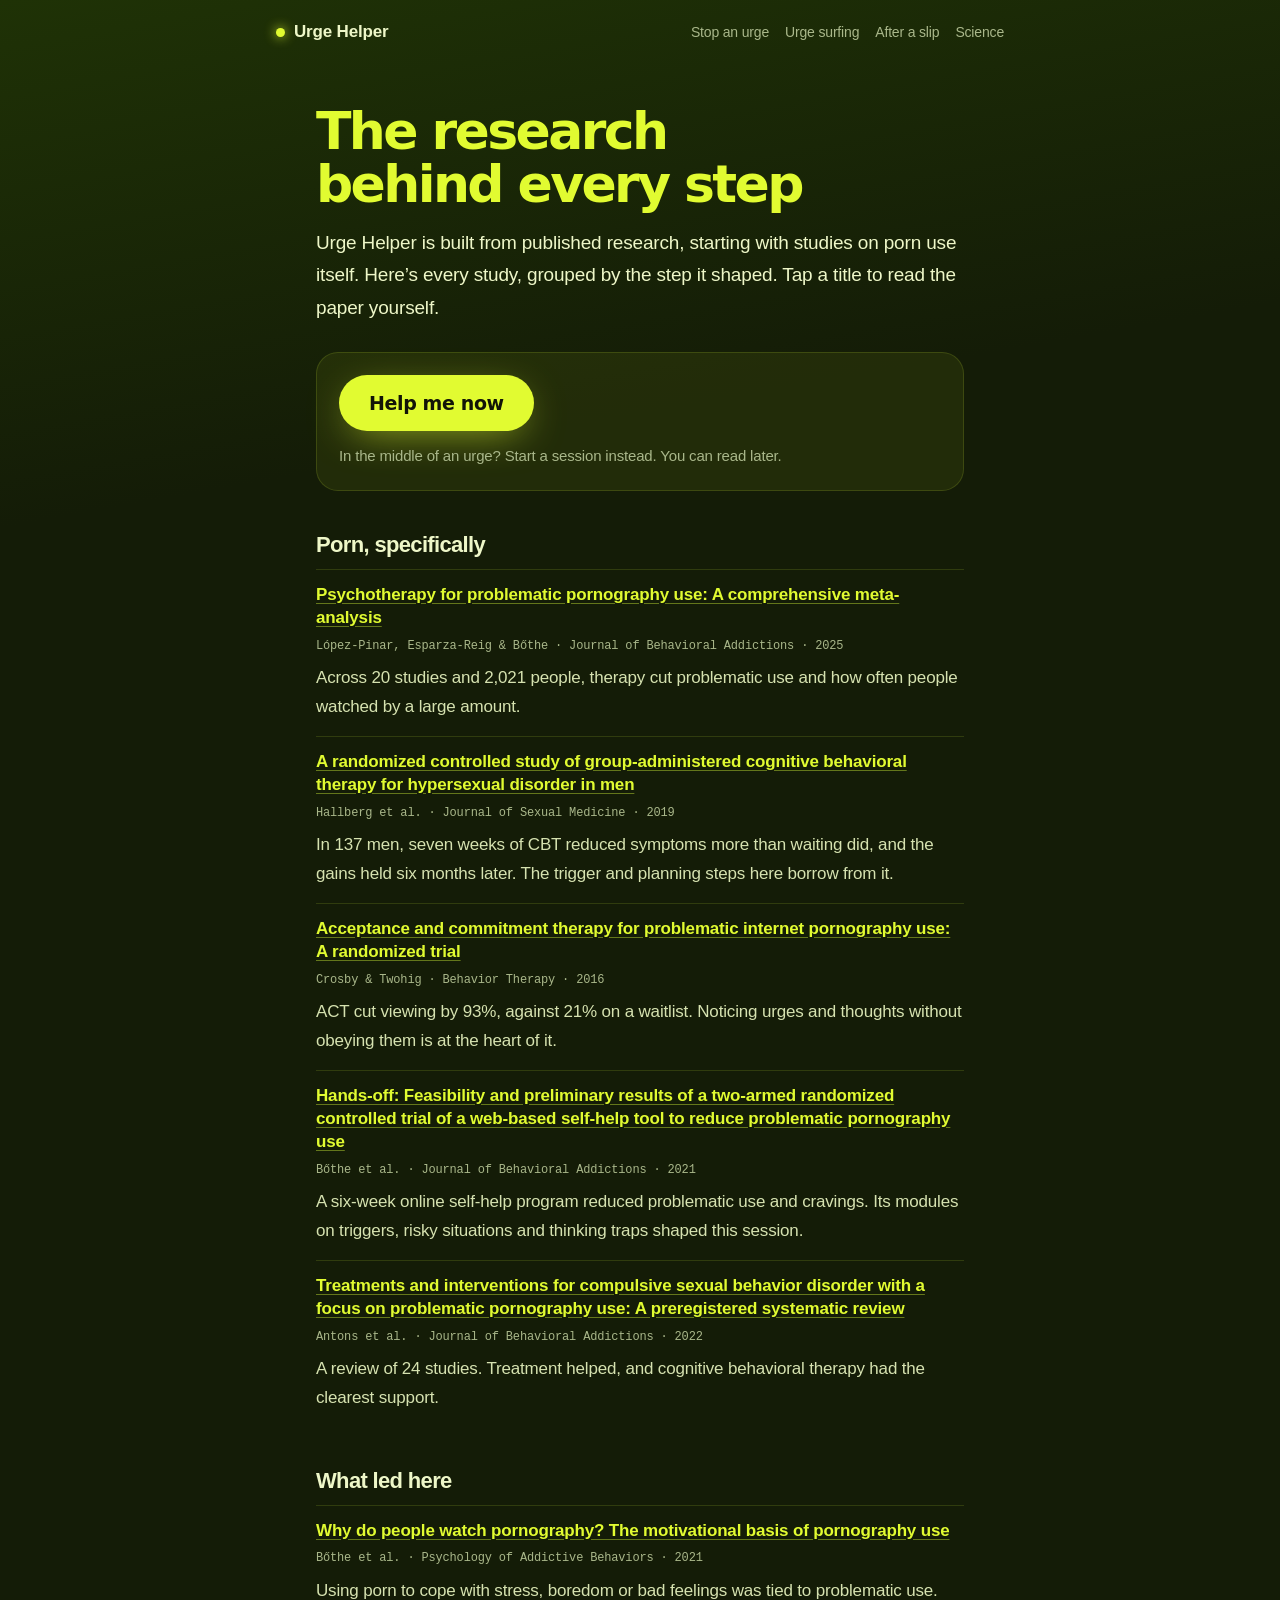
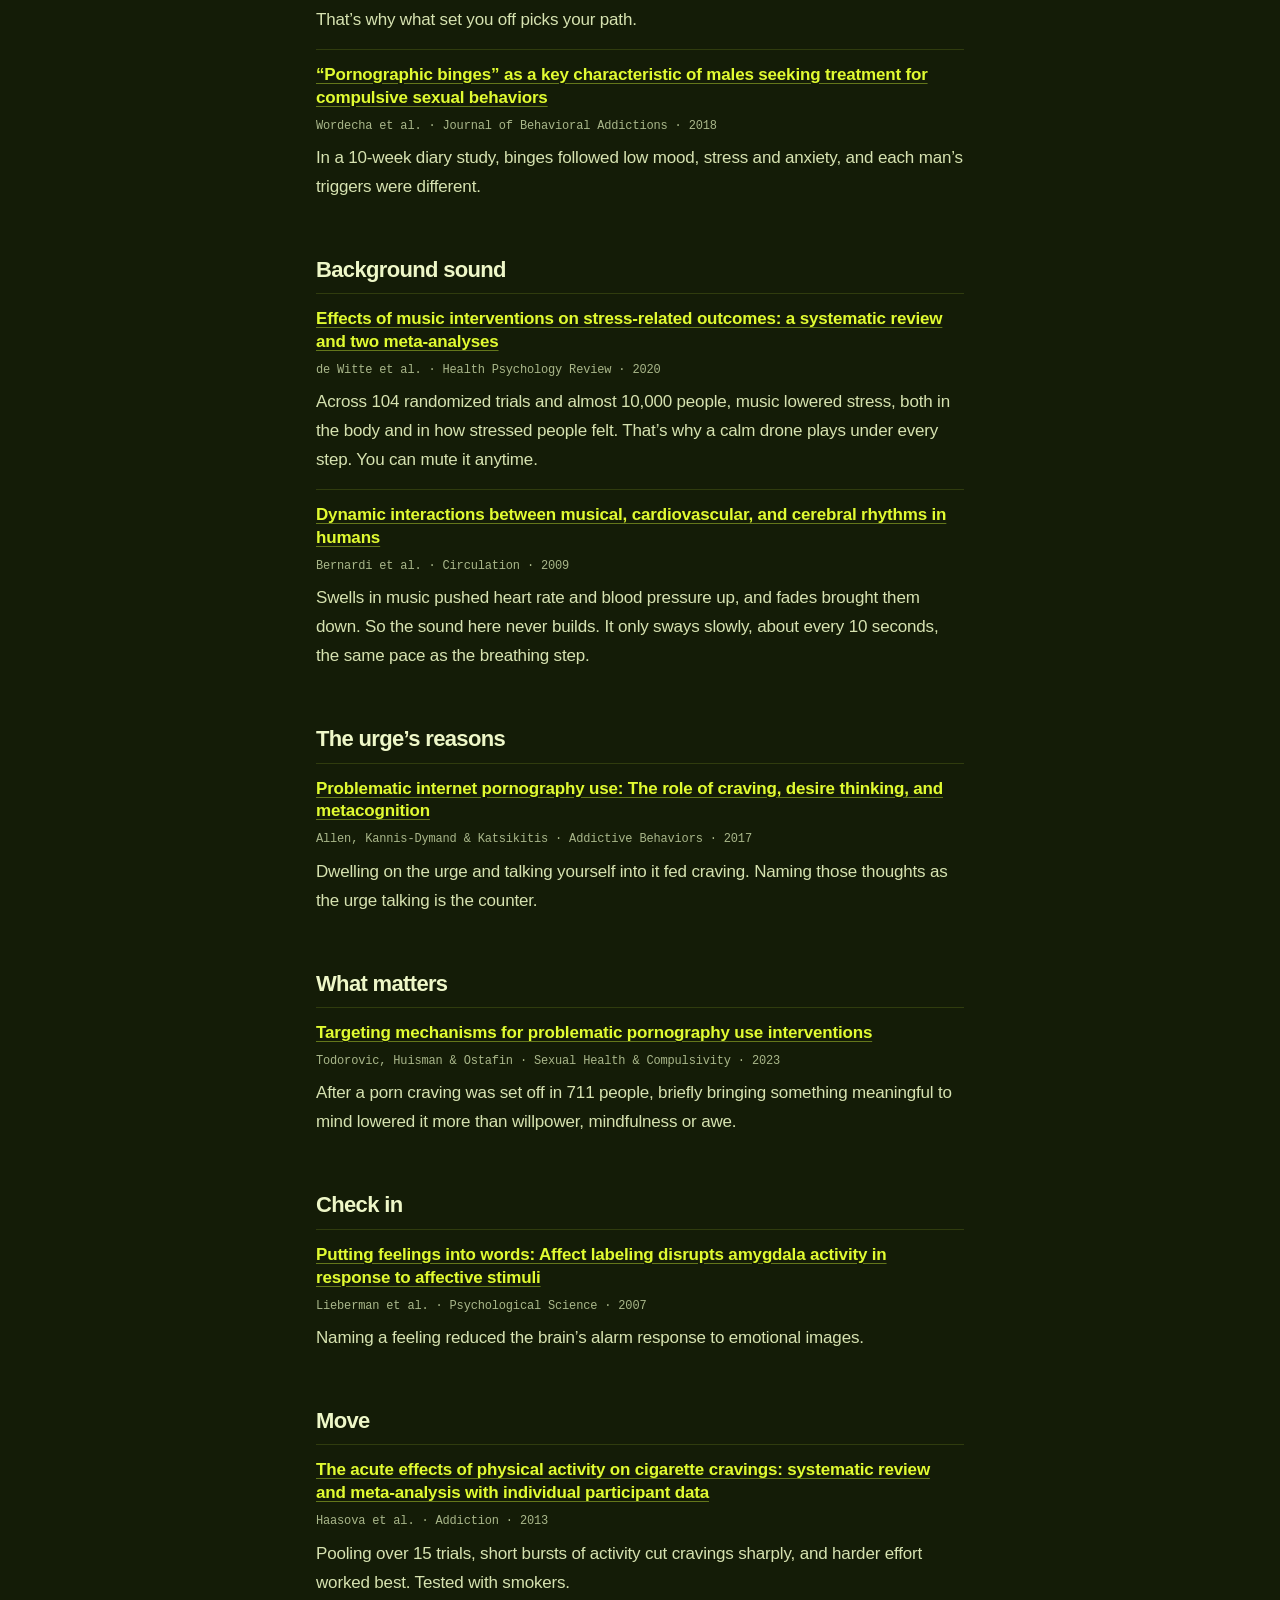
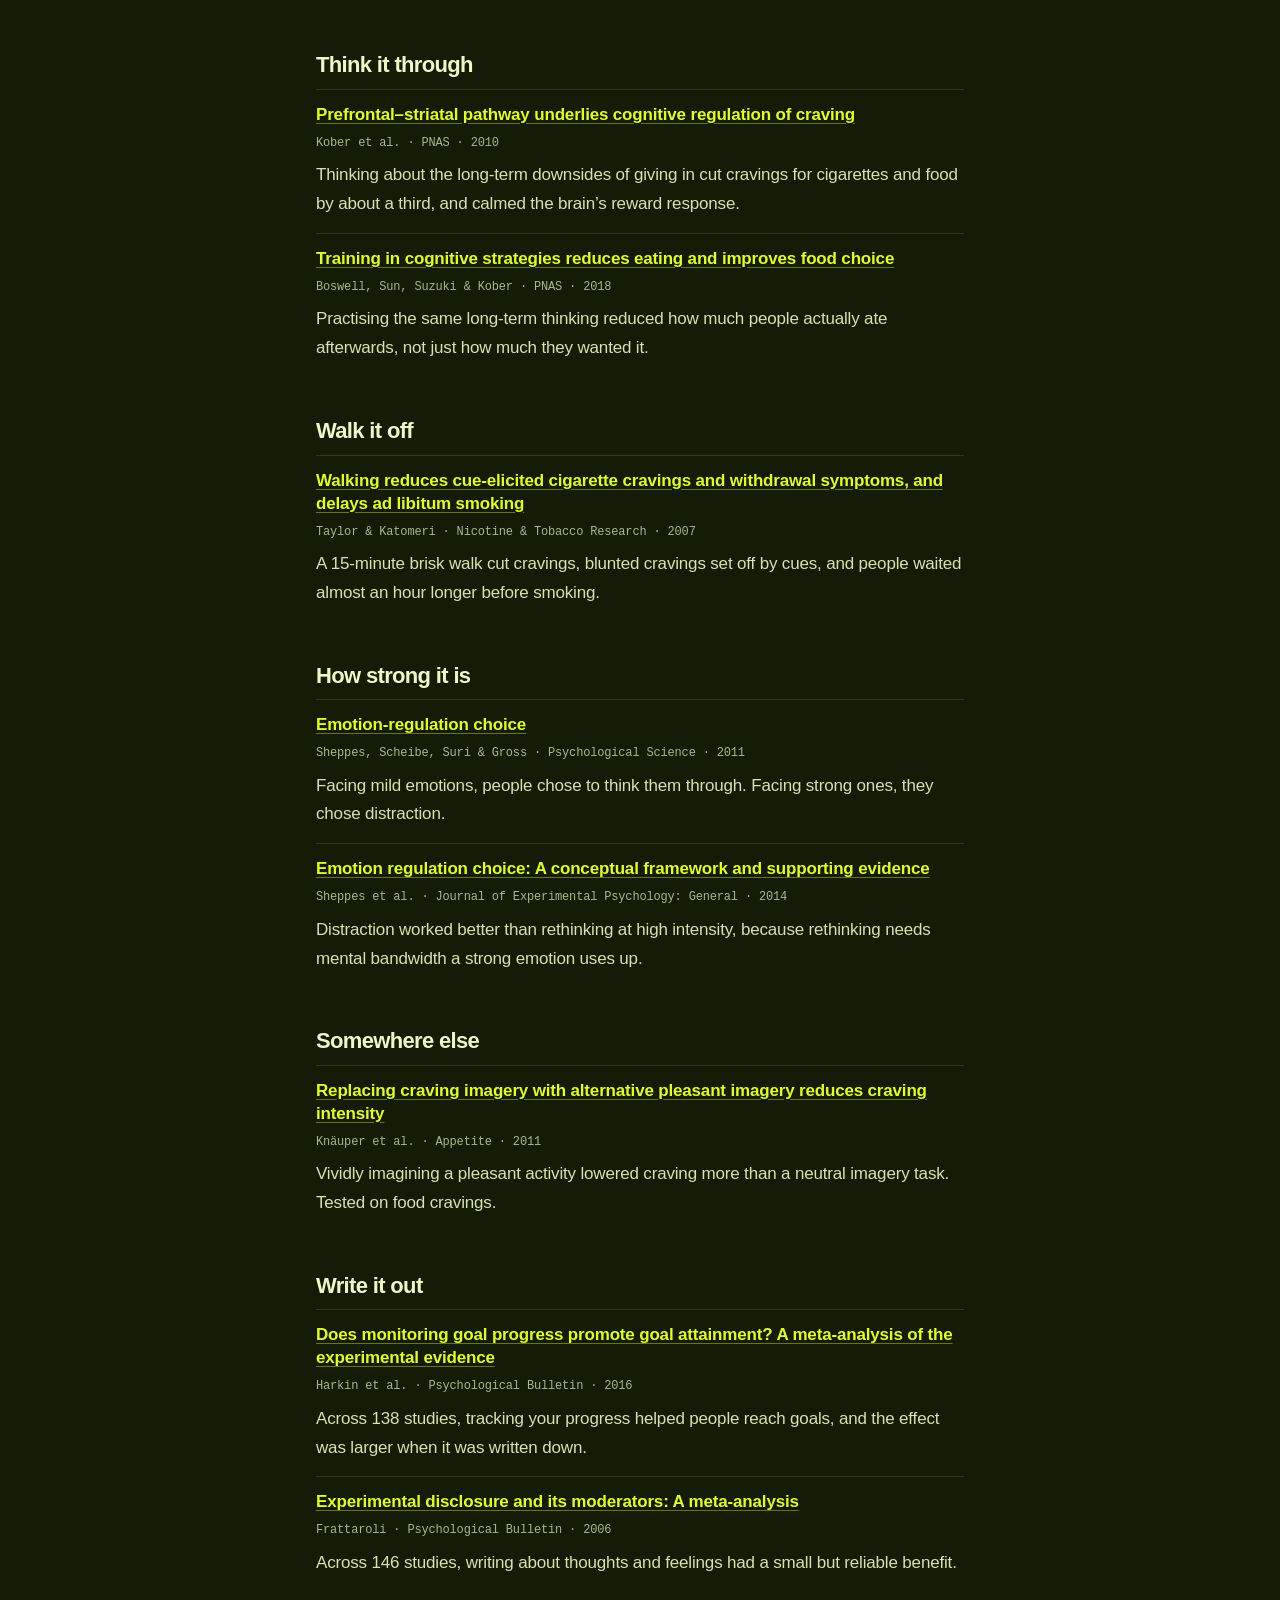
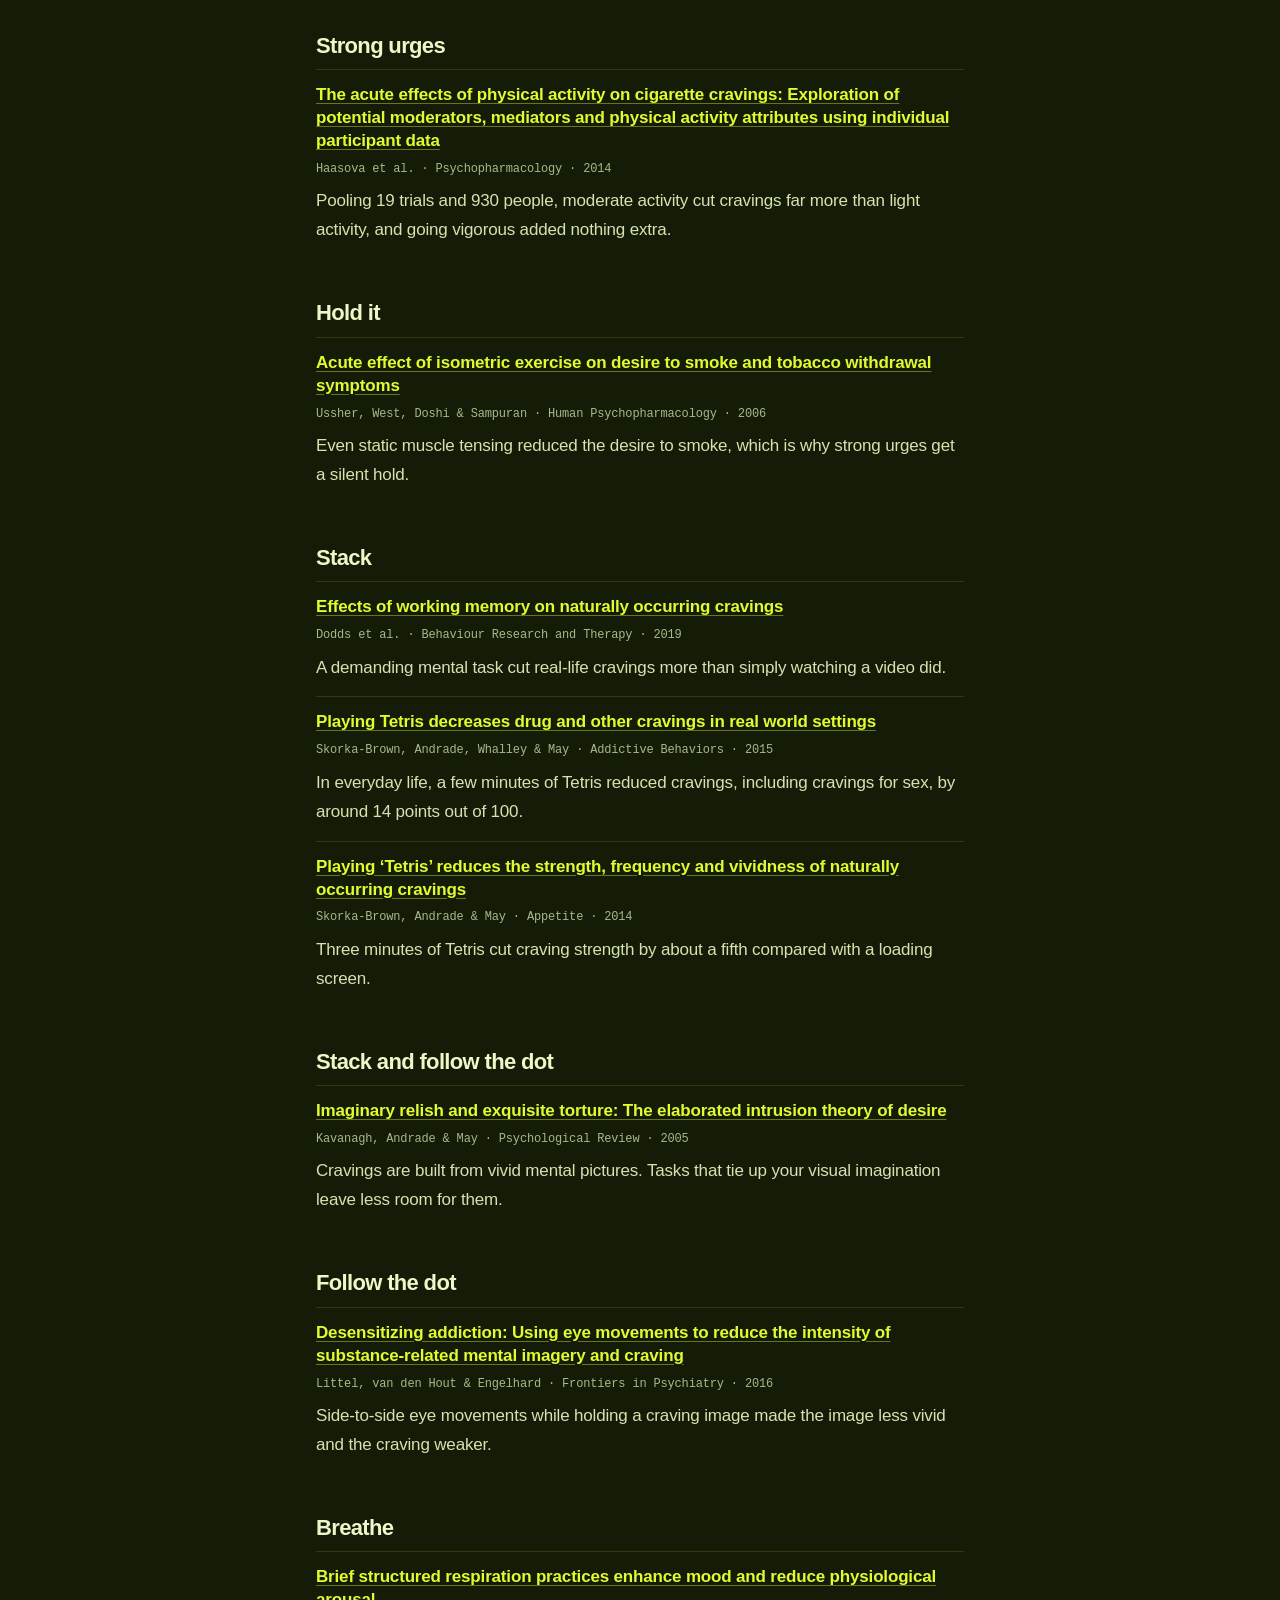
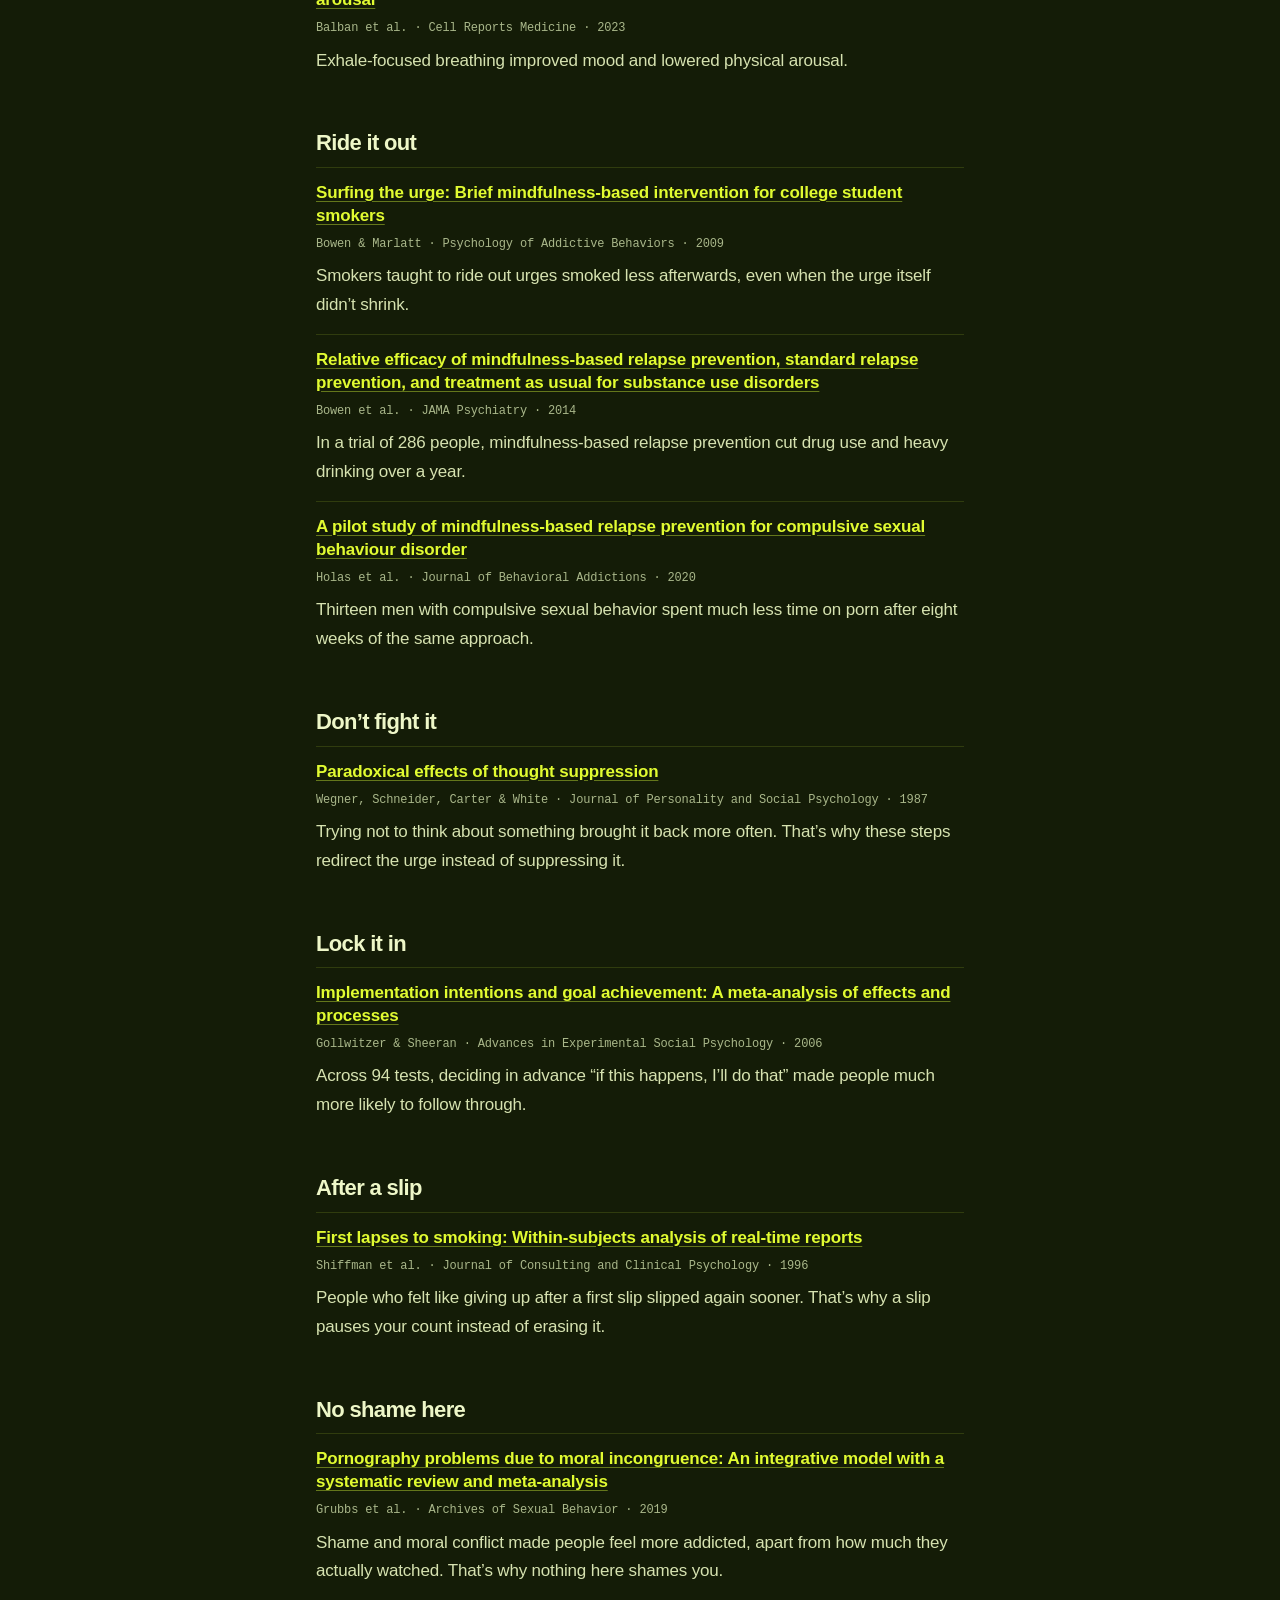
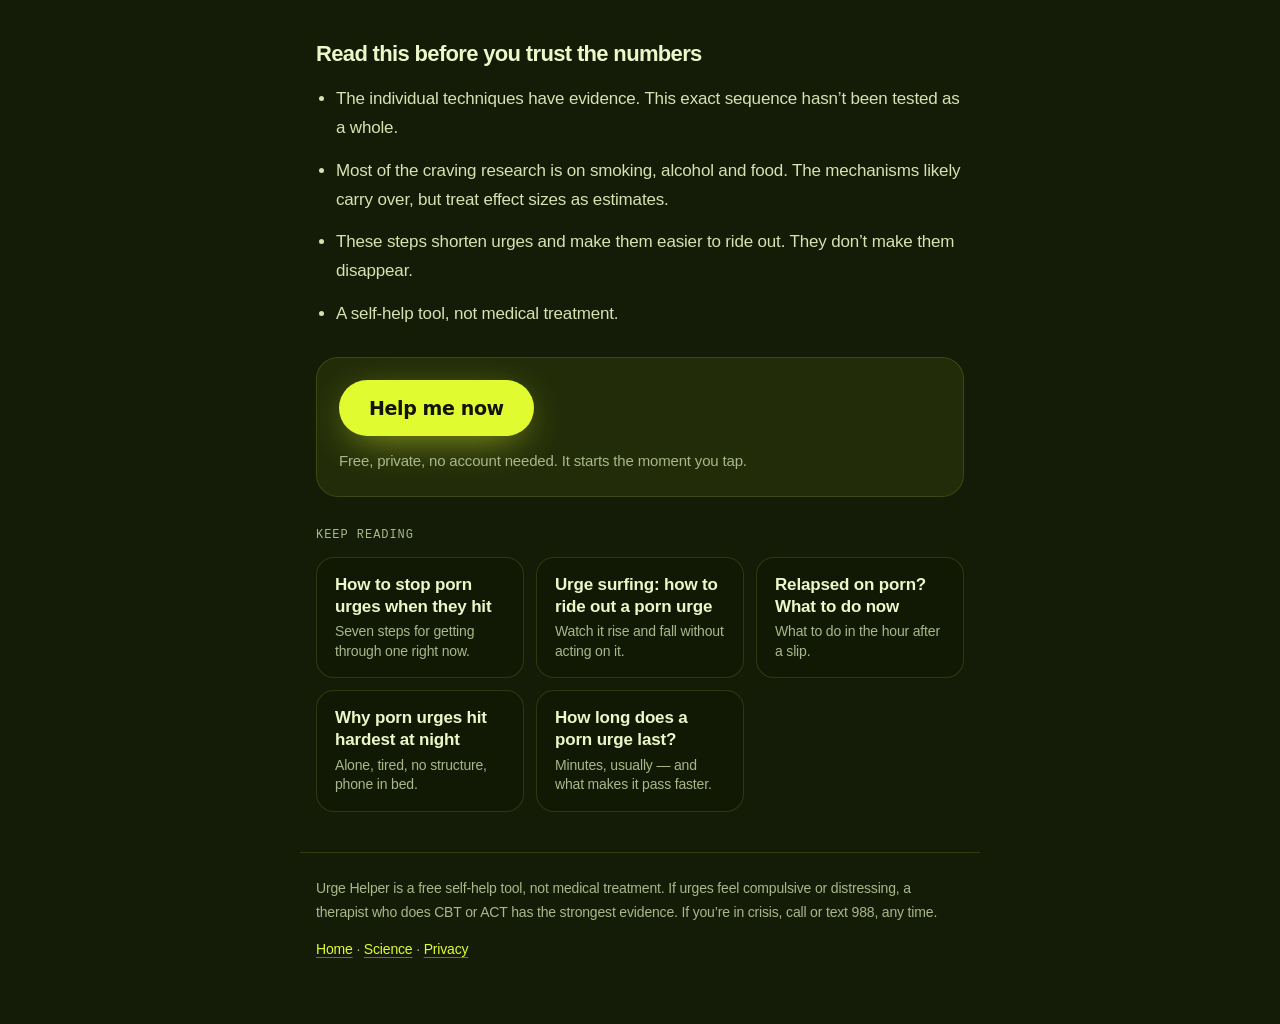
<file: science/index.html>
<!doctype html>
<html lang="en">
<head>
<meta charset="utf-8">
<meta name="viewport" content="width=device-width,initial-scale=1,viewport-fit=cover">
<title>The Science Behind Urge Helper: 36 Studies</title>
<meta name="description" content="Every study behind Urge Helper’s steps, from porn-specific therapy trials to craving research on exercise, breathing, Tetris and urge surfing.">
<meta name="theme-color" content="#141c07">
<meta name="referrer" content="no-referrer">
<link rel="canonical" href="https://urgehelper.com/science/">
<meta property="og:type" content="article">
<meta property="og:site_name" content="Urge Helper">
<meta property="og:title" content="The Science Behind Urge Helper: 36 Studies">
<meta property="og:description" content="Every study behind Urge Helper’s steps, from porn-specific therapy trials to craving research on exercise, breathing, Tetris and urge surfing.">
<meta property="og:url" content="https://urgehelper.com/science/">
<meta property="og:image" content="https://urgehelper.com/og.png">
<meta name="twitter:card" content="summary_large_image">
<meta http-equiv="Content-Security-Policy" content="default-src 'self'; script-src 'none'; style-src 'self' https://fonts.googleapis.com; font-src https://fonts.gstatic.com; img-src 'self' data:; object-src 'none'; base-uri 'none'; form-action 'none'">
<link rel="icon" href="/icon.svg" type="image/svg+xml">
<link rel="apple-touch-icon" href="/apple-touch-icon.png">
<link rel="stylesheet" href="https://fonts.googleapis.com/css2?family=Geist:wght@400;500;600&family=Geist+Mono:wght@400&family=Plus+Jakarta+Sans:wght@700;800&display=swap">
<link rel="stylesheet" href="/learn.css?v=1">
<script type="application/ld+json">{"@context": "https://schema.org", "@type": "CollectionPage", "name": "The Science Behind Urge Helper: 36 Studies", "description": "Every study behind Urge Helper’s steps, from porn-specific therapy trials to craving research on exercise, breathing, Tetris and urge surfing.", "url": "https://urgehelper.com/science/", "hasPart": [{"@type": "ScholarlyArticle", "headline": "Effects of music interventions on stress-related outcomes: a systematic review and two meta-analyses", "url": "https://doi.org/10.1080/17437199.2019.1627897"}, {"@type": "ScholarlyArticle", "headline": "Dynamic interactions between musical, cardiovascular, and cerebral rhythms in humans", "url": "https://doi.org/10.1161/CIRCULATIONAHA.108.806174"}, {"@type": "ScholarlyArticle", "headline": "Psychotherapy for problematic pornography use: A comprehensive meta-analysis", "url": "https://doi.org/10.1556/2006.2025.00018"}, {"@type": "ScholarlyArticle", "headline": "A randomized controlled study of group-administered cognitive behavioral therapy for hypersexual disorder in men", "url": "https://doi.org/10.1016/j.jsxm.2019.03.005"}, {"@type": "ScholarlyArticle", "headline": "Acceptance and commitment therapy for problematic internet pornography use: A randomized trial", "url": "https://doi.org/10.1016/j.beth.2016.02.001"}, {"@type": "ScholarlyArticle", "headline": "Hands-off: Feasibility and preliminary results of a two-armed randomized controlled trial of a web-based self-help tool to reduce problematic pornography use", "url": "https://doi.org/10.1556/2006.2021.00070"}, {"@type": "ScholarlyArticle", "headline": "Treatments and interventions for compulsive sexual behavior disorder with a focus on problematic pornography use: A preregistered systematic review", "url": "https://doi.org/10.1556/2006.2022.00061"}, {"@type": "ScholarlyArticle", "headline": "Why do people watch pornography? The motivational basis of pornography use", "url": "https://doi.org/10.1037/adb0000603"}, {"@type": "ScholarlyArticle", "headline": "“Pornographic binges” as a key characteristic of males seeking treatment for compulsive sexual behaviors", "url": "https://doi.org/10.1556/2006.7.2018.33"}, {"@type": "ScholarlyArticle", "headline": "Problematic internet pornography use: The role of craving, desire thinking, and metacognition", "url": "https://doi.org/10.1016/j.addbeh.2017.02.001"}, {"@type": "ScholarlyArticle", "headline": "Targeting mechanisms for problematic pornography use interventions", "url": "https://doi.org/10.1080/26929953.2023.2272613"}, {"@type": "ScholarlyArticle", "headline": "Putting feelings into words: Affect labeling disrupts amygdala activity in response to affective stimuli", "url": "https://doi.org/10.1111/j.1467-9280.2007.01916.x"}, {"@type": "ScholarlyArticle", "headline": "The acute effects of physical activity on cigarette cravings: systematic review and meta-analysis with individual participant data", "url": "https://doi.org/10.1111/j.1360-0443.2012.04034.x"}, {"@type": "ScholarlyArticle", "headline": "Prefrontal–striatal pathway underlies cognitive regulation of craving", "url": "https://doi.org/10.1073/pnas.1007779107"}, {"@type": "ScholarlyArticle", "headline": "Training in cognitive strategies reduces eating and improves food choice", "url": "https://doi.org/10.1073/pnas.1717092115"}, {"@type": "ScholarlyArticle", "headline": "Walking reduces cue-elicited cigarette cravings and withdrawal symptoms, and delays ad libitum smoking", "url": "https://doi.org/10.1080/14622200701648896"}, {"@type": "ScholarlyArticle", "headline": "Emotion-regulation choice", "url": "https://doi.org/10.1177/0956797611418350"}, {"@type": "ScholarlyArticle", "headline": "Emotion regulation choice: A conceptual framework and supporting evidence", "url": "https://doi.org/10.1037/a0030831"}, {"@type": "ScholarlyArticle", "headline": "Replacing craving imagery with alternative pleasant imagery reduces craving intensity", "url": "https://doi.org/10.1016/j.appet.2011.04.021"}, {"@type": "ScholarlyArticle", "headline": "Does monitoring goal progress promote goal attainment? A meta-analysis of the experimental evidence", "url": "https://doi.org/10.1037/bul0000025"}, {"@type": "ScholarlyArticle", "headline": "The acute effects of physical activity on cigarette cravings: Exploration of potential moderators, mediators and physical activity attributes using individual participant data", "url": "https://doi.org/10.1007/s00213-014-3450-4"}, {"@type": "ScholarlyArticle", "headline": "Acute effect of isometric exercise on desire to smoke and tobacco withdrawal symptoms", "url": "https://doi.org/10.1002/hup.744"}, {"@type": "ScholarlyArticle", "headline": "Effects of working memory on naturally occurring cravings", "url": "https://doi.org/10.1016/j.brat.2019.103465"}, {"@type": "ScholarlyArticle", "headline": "Playing Tetris decreases drug and other cravings in real world settings", "url": "https://doi.org/10.1016/j.addbeh.2015.07.020"}, {"@type": "ScholarlyArticle", "headline": "Playing ‘Tetris’ reduces the strength, frequency and vividness of naturally occurring cravings", "url": "https://doi.org/10.1016/j.appet.2014.01.073"}, {"@type": "ScholarlyArticle", "headline": "Imaginary relish and exquisite torture: The elaborated intrusion theory of desire", "url": "https://doi.org/10.1037/0033-295X.112.2.446"}, {"@type": "ScholarlyArticle", "headline": "Desensitizing addiction: Using eye movements to reduce the intensity of substance-related mental imagery and craving", "url": "https://doi.org/10.3389/fpsyt.2016.00014"}, {"@type": "ScholarlyArticle", "headline": "Brief structured respiration practices enhance mood and reduce physiological arousal", "url": "https://doi.org/10.1016/j.xcrm.2022.100895"}, {"@type": "ScholarlyArticle", "headline": "Surfing the urge: Brief mindfulness-based intervention for college student smokers", "url": "https://doi.org/10.1037/a0017127"}, {"@type": "ScholarlyArticle", "headline": "Relative efficacy of mindfulness-based relapse prevention, standard relapse prevention, and treatment as usual for substance use disorders", "url": "https://doi.org/10.1001/jamapsychiatry.2013.4546"}, {"@type": "ScholarlyArticle", "headline": "A pilot study of mindfulness-based relapse prevention for compulsive sexual behaviour disorder", "url": "https://pubmed.ncbi.nlm.nih.gov/33216012/"}, {"@type": "ScholarlyArticle", "headline": "Paradoxical effects of thought suppression", "url": "https://doi.org/10.1037/0022-3514.53.1.5"}, {"@type": "ScholarlyArticle", "headline": "Experimental disclosure and its moderators: A meta-analysis", "url": "https://doi.org/10.1037/0033-2909.132.6.823"}, {"@type": "ScholarlyArticle", "headline": "Implementation intentions and goal achievement: A meta-analysis of effects and processes", "url": "https://doi.org/10.1016/S0065-2601(06)38002-1"}, {"@type": "ScholarlyArticle", "headline": "First lapses to smoking: Within-subjects analysis of real-time reports", "url": "https://doi.org/10.1037/0022-006X.64.2.366"}, {"@type": "ScholarlyArticle", "headline": "Pornography problems due to moral incongruence: An integrative model with a systematic review and meta-analysis", "url": "https://doi.org/10.1007/s10508-018-1248-x"}]}</script>
</head>
<body>
<header class="top"><a class="brand" href="/"><i></i>Urge Helper</a><nav><a href="/how-to-stop-porn-urges/">Stop an urge</a><a href="/urge-surfing/">Urge surfing</a><a href="/relapsed-what-now/">After a slip</a><a href="/science/">Science</a></nav></header>
<main>
<h1>The research behind every step</h1>
<p class="lede">Urge Helper is built from published research, starting with studies on porn use itself. Here’s every study, grouped by the step it shaped. Tap a title to read the paper yourself.</p>
<div class="help"><a class="help-btn" href="/#help">Help me now</a><p>In the middle of an urge? Start a session instead. You can read later.</p></div><article><h2>Porn, specifically</h2><div class="paper"><a href="https://doi.org/10.1556/2006.2025.00018" target="_blank" rel="noopener">Psychotherapy for problematic pornography use: A comprehensive meta-analysis</a><span class="cite">López-Pinar, Esparza-Reig & Bőthe · Journal of Behavioral Addictions · 2025</span><p>Across 20 studies and 2,021 people, therapy cut problematic use and how often people watched by a large amount.</p></div><div class="paper"><a href="https://doi.org/10.1016/j.jsxm.2019.03.005" target="_blank" rel="noopener">A randomized controlled study of group-administered cognitive behavioral therapy for hypersexual disorder in men</a><span class="cite">Hallberg et al. · Journal of Sexual Medicine · 2019</span><p>In 137 men, seven weeks of CBT reduced symptoms more than waiting did, and the gains held six months later. The trigger and planning steps here borrow from it.</p></div><div class="paper"><a href="https://doi.org/10.1016/j.beth.2016.02.001" target="_blank" rel="noopener">Acceptance and commitment therapy for problematic internet pornography use: A randomized trial</a><span class="cite">Crosby & Twohig · Behavior Therapy · 2016</span><p>ACT cut viewing by 93%, against 21% on a waitlist. Noticing urges and thoughts without obeying them is at the heart of it.</p></div><div class="paper"><a href="https://doi.org/10.1556/2006.2021.00070" target="_blank" rel="noopener">Hands-off: Feasibility and preliminary results of a two-armed randomized controlled trial of a web-based self-help tool to reduce problematic pornography use</a><span class="cite">Bőthe et al. · Journal of Behavioral Addictions · 2021</span><p>A six-week online self-help program reduced problematic use and cravings. Its modules on triggers, risky situations and thinking traps shaped this session.</p></div><div class="paper"><a href="https://doi.org/10.1556/2006.2022.00061" target="_blank" rel="noopener">Treatments and interventions for compulsive sexual behavior disorder with a focus on problematic pornography use: A preregistered systematic review</a><span class="cite">Antons et al. · Journal of Behavioral Addictions · 2022</span><p>A review of 24 studies. Treatment helped, and cognitive behavioral therapy had the clearest support.</p></div><h2>What led here</h2><div class="paper"><a href="https://doi.org/10.1037/adb0000603" target="_blank" rel="noopener">Why do people watch pornography? The motivational basis of pornography use</a><span class="cite">Bőthe et al. · Psychology of Addictive Behaviors · 2021</span><p>Using porn to cope with stress, boredom or bad feelings was tied to problematic use. That’s why what set you off picks your path.</p></div><div class="paper"><a href="https://doi.org/10.1556/2006.7.2018.33" target="_blank" rel="noopener">“Pornographic binges” as a key characteristic of males seeking treatment for compulsive sexual behaviors</a><span class="cite">Wordecha et al. · Journal of Behavioral Addictions · 2018</span><p>In a 10-week diary study, binges followed low mood, stress and anxiety, and each man’s triggers were different.</p></div><h2>Background sound</h2><div class="paper"><a href="https://doi.org/10.1080/17437199.2019.1627897" target="_blank" rel="noopener">Effects of music interventions on stress-related outcomes: a systematic review and two meta-analyses</a><span class="cite">de Witte et al. · Health Psychology Review · 2020</span><p>Across 104 randomized trials and almost 10,000 people, music lowered stress, both in the body and in how stressed people felt. That’s why a calm drone plays under every step. You can mute it anytime.</p></div><div class="paper"><a href="https://doi.org/10.1161/CIRCULATIONAHA.108.806174" target="_blank" rel="noopener">Dynamic interactions between musical, cardiovascular, and cerebral rhythms in humans</a><span class="cite">Bernardi et al. · Circulation · 2009</span><p>Swells in music pushed heart rate and blood pressure up, and fades brought them down. So the sound here never builds. It only sways slowly, about every 10 seconds, the same pace as the breathing step.</p></div><h2>The urge’s reasons</h2><div class="paper"><a href="https://doi.org/10.1016/j.addbeh.2017.02.001" target="_blank" rel="noopener">Problematic internet pornography use: The role of craving, desire thinking, and metacognition</a><span class="cite">Allen, Kannis-Dymand & Katsikitis · Addictive Behaviors · 2017</span><p>Dwelling on the urge and talking yourself into it fed craving. Naming those thoughts as the urge talking is the counter.</p></div><h2>What matters</h2><div class="paper"><a href="https://doi.org/10.1080/26929953.2023.2272613" target="_blank" rel="noopener">Targeting mechanisms for problematic pornography use interventions</a><span class="cite">Todorovic, Huisman & Ostafin · Sexual Health & Compulsivity · 2023</span><p>After a porn craving was set off in 711 people, briefly bringing something meaningful to mind lowered it more than willpower, mindfulness or awe.</p></div><h2>Check in</h2><div class="paper"><a href="https://doi.org/10.1111/j.1467-9280.2007.01916.x" target="_blank" rel="noopener">Putting feelings into words: Affect labeling disrupts amygdala activity in response to affective stimuli</a><span class="cite">Lieberman et al. · Psychological Science · 2007</span><p>Naming a feeling reduced the brain’s alarm response to emotional images.</p></div><h2>Move</h2><div class="paper"><a href="https://doi.org/10.1111/j.1360-0443.2012.04034.x" target="_blank" rel="noopener">The acute effects of physical activity on cigarette cravings: systematic review and meta-analysis with individual participant data</a><span class="cite">Haasova et al. · Addiction · 2013</span><p>Pooling over 15 trials, short bursts of activity cut cravings sharply, and harder effort worked best. Tested with smokers.</p></div><h2>Think it through</h2><div class="paper"><a href="https://doi.org/10.1073/pnas.1007779107" target="_blank" rel="noopener">Prefrontal–striatal pathway underlies cognitive regulation of craving</a><span class="cite">Kober et al. · PNAS · 2010</span><p>Thinking about the long-term downsides of giving in cut cravings for cigarettes and food by about a third, and calmed the brain’s reward response.</p></div><div class="paper"><a href="https://doi.org/10.1073/pnas.1717092115" target="_blank" rel="noopener">Training in cognitive strategies reduces eating and improves food choice</a><span class="cite">Boswell, Sun, Suzuki & Kober · PNAS · 2018</span><p>Practising the same long-term thinking reduced how much people actually ate afterwards, not just how much they wanted it.</p></div><h2>Walk it off</h2><div class="paper"><a href="https://doi.org/10.1080/14622200701648896" target="_blank" rel="noopener">Walking reduces cue-elicited cigarette cravings and withdrawal symptoms, and delays ad libitum smoking</a><span class="cite">Taylor & Katomeri · Nicotine & Tobacco Research · 2007</span><p>A 15-minute brisk walk cut cravings, blunted cravings set off by cues, and people waited almost an hour longer before smoking.</p></div><h2>How strong it is</h2><div class="paper"><a href="https://doi.org/10.1177/0956797611418350" target="_blank" rel="noopener">Emotion-regulation choice</a><span class="cite">Sheppes, Scheibe, Suri & Gross · Psychological Science · 2011</span><p>Facing mild emotions, people chose to think them through. Facing strong ones, they chose distraction.</p></div><div class="paper"><a href="https://doi.org/10.1037/a0030831" target="_blank" rel="noopener">Emotion regulation choice: A conceptual framework and supporting evidence</a><span class="cite">Sheppes et al. · Journal of Experimental Psychology: General · 2014</span><p>Distraction worked better than rethinking at high intensity, because rethinking needs mental bandwidth a strong emotion uses up.</p></div><h2>Somewhere else</h2><div class="paper"><a href="https://doi.org/10.1016/j.appet.2011.04.021" target="_blank" rel="noopener">Replacing craving imagery with alternative pleasant imagery reduces craving intensity</a><span class="cite">Knäuper et al. · Appetite · 2011</span><p>Vividly imagining a pleasant activity lowered craving more than a neutral imagery task. Tested on food cravings.</p></div><h2>Write it out</h2><div class="paper"><a href="https://doi.org/10.1037/bul0000025" target="_blank" rel="noopener">Does monitoring goal progress promote goal attainment? A meta-analysis of the experimental evidence</a><span class="cite">Harkin et al. · Psychological Bulletin · 2016</span><p>Across 138 studies, tracking your progress helped people reach goals, and the effect was larger when it was written down.</p></div><div class="paper"><a href="https://doi.org/10.1037/0033-2909.132.6.823" target="_blank" rel="noopener">Experimental disclosure and its moderators: A meta-analysis</a><span class="cite">Frattaroli · Psychological Bulletin · 2006</span><p>Across 146 studies, writing about thoughts and feelings had a small but reliable benefit.</p></div><h2>Strong urges</h2><div class="paper"><a href="https://doi.org/10.1007/s00213-014-3450-4" target="_blank" rel="noopener">The acute effects of physical activity on cigarette cravings: Exploration of potential moderators, mediators and physical activity attributes using individual participant data</a><span class="cite">Haasova et al. · Psychopharmacology · 2014</span><p>Pooling 19 trials and 930 people, moderate activity cut cravings far more than light activity, and going vigorous added nothing extra.</p></div><h2>Hold it</h2><div class="paper"><a href="https://doi.org/10.1002/hup.744" target="_blank" rel="noopener">Acute effect of isometric exercise on desire to smoke and tobacco withdrawal symptoms</a><span class="cite">Ussher, West, Doshi & Sampuran · Human Psychopharmacology · 2006</span><p>Even static muscle tensing reduced the desire to smoke, which is why strong urges get a silent hold.</p></div><h2>Stack</h2><div class="paper"><a href="https://doi.org/10.1016/j.brat.2019.103465" target="_blank" rel="noopener">Effects of working memory on naturally occurring cravings</a><span class="cite">Dodds et al. · Behaviour Research and Therapy · 2019</span><p>A demanding mental task cut real-life cravings more than simply watching a video did.</p></div><div class="paper"><a href="https://doi.org/10.1016/j.addbeh.2015.07.020" target="_blank" rel="noopener">Playing Tetris decreases drug and other cravings in real world settings</a><span class="cite">Skorka-Brown, Andrade, Whalley & May · Addictive Behaviors · 2015</span><p>In everyday life, a few minutes of Tetris reduced cravings, including cravings for sex, by around 14 points out of 100.</p></div><div class="paper"><a href="https://doi.org/10.1016/j.appet.2014.01.073" target="_blank" rel="noopener">Playing ‘Tetris’ reduces the strength, frequency and vividness of naturally occurring cravings</a><span class="cite">Skorka-Brown, Andrade & May · Appetite · 2014</span><p>Three minutes of Tetris cut craving strength by about a fifth compared with a loading screen.</p></div><h2>Stack and follow the dot</h2><div class="paper"><a href="https://doi.org/10.1037/0033-295X.112.2.446" target="_blank" rel="noopener">Imaginary relish and exquisite torture: The elaborated intrusion theory of desire</a><span class="cite">Kavanagh, Andrade & May · Psychological Review · 2005</span><p>Cravings are built from vivid mental pictures. Tasks that tie up your visual imagination leave less room for them.</p></div><h2>Follow the dot</h2><div class="paper"><a href="https://doi.org/10.3389/fpsyt.2016.00014" target="_blank" rel="noopener">Desensitizing addiction: Using eye movements to reduce the intensity of substance-related mental imagery and craving</a><span class="cite">Littel, van den Hout & Engelhard · Frontiers in Psychiatry · 2016</span><p>Side-to-side eye movements while holding a craving image made the image less vivid and the craving weaker.</p></div><h2>Breathe</h2><div class="paper"><a href="https://doi.org/10.1016/j.xcrm.2022.100895" target="_blank" rel="noopener">Brief structured respiration practices enhance mood and reduce physiological arousal</a><span class="cite">Balban et al. · Cell Reports Medicine · 2023</span><p>Exhale-focused breathing improved mood and lowered physical arousal.</p></div><h2>Ride it out</h2><div class="paper"><a href="https://doi.org/10.1037/a0017127" target="_blank" rel="noopener">Surfing the urge: Brief mindfulness-based intervention for college student smokers</a><span class="cite">Bowen & Marlatt · Psychology of Addictive Behaviors · 2009</span><p>Smokers taught to ride out urges smoked less afterwards, even when the urge itself didn’t shrink.</p></div><div class="paper"><a href="https://doi.org/10.1001/jamapsychiatry.2013.4546" target="_blank" rel="noopener">Relative efficacy of mindfulness-based relapse prevention, standard relapse prevention, and treatment as usual for substance use disorders</a><span class="cite">Bowen et al. · JAMA Psychiatry · 2014</span><p>In a trial of 286 people, mindfulness-based relapse prevention cut drug use and heavy drinking over a year.</p></div><div class="paper"><a href="https://pubmed.ncbi.nlm.nih.gov/33216012/" target="_blank" rel="noopener">A pilot study of mindfulness-based relapse prevention for compulsive sexual behaviour disorder</a><span class="cite">Holas et al. · Journal of Behavioral Addictions · 2020</span><p>Thirteen men with compulsive sexual behavior spent much less time on porn after eight weeks of the same approach.</p></div><h2>Don’t fight it</h2><div class="paper"><a href="https://doi.org/10.1037/0022-3514.53.1.5" target="_blank" rel="noopener">Paradoxical effects of thought suppression</a><span class="cite">Wegner, Schneider, Carter & White · Journal of Personality and Social Psychology · 1987</span><p>Trying not to think about something brought it back more often. That’s why these steps redirect the urge instead of suppressing it.</p></div><h2>Lock it in</h2><div class="paper"><a href="https://doi.org/10.1016/S0065-2601(06)38002-1" target="_blank" rel="noopener">Implementation intentions and goal achievement: A meta-analysis of effects and processes</a><span class="cite">Gollwitzer & Sheeran · Advances in Experimental Social Psychology · 2006</span><p>Across 94 tests, deciding in advance “if this happens, I’ll do that” made people much more likely to follow through.</p></div><h2>After a slip</h2><div class="paper"><a href="https://doi.org/10.1037/0022-006X.64.2.366" target="_blank" rel="noopener">First lapses to smoking: Within-subjects analysis of real-time reports</a><span class="cite">Shiffman et al. · Journal of Consulting and Clinical Psychology · 1996</span><p>People who felt like giving up after a first slip slipped again sooner. That’s why a slip pauses your count instead of erasing it.</p></div><h2>No shame here</h2><div class="paper"><a href="https://doi.org/10.1007/s10508-018-1248-x" target="_blank" rel="noopener">Pornography problems due to moral incongruence: An integrative model with a systematic review and meta-analysis</a><span class="cite">Grubbs et al. · Archives of Sexual Behavior · 2019</span><p>Shame and moral conflict made people feel more addicted, apart from how much they actually watched. That’s why nothing here shames you.</p></div><h2>Read this before you trust the numbers</h2><ul><li>The individual techniques have evidence. This exact sequence hasn’t been tested as a whole.</li><li>Most of the craving research is on smoking, alcohol and food. The mechanisms likely carry over, but treat effect sizes as estimates.</li><li>These steps shorten urges and make them easier to ride out. They don’t make them disappear.</li><li>A self-help tool, not medical treatment.</li></ul></article><div class="help"><a class="help-btn" href="/#help">Help me now</a><p>Free, private, no account needed. It starts the moment you tap.</p></div><section class="more"><p class="mono">Keep reading</p><div class="cards"><a class="card" href="/how-to-stop-porn-urges/"><b>How to stop porn urges when they hit</b><span>Seven steps for getting through one right now.</span></a><a class="card" href="/urge-surfing/"><b>Urge surfing: how to ride out a porn urge</b><span>Watch it rise and fall without acting on it.</span></a><a class="card" href="/relapsed-what-now/"><b>Relapsed on porn? What to do now</b><span>What to do in the hour after a slip.</span></a><a class="card" href="/why-porn-urges-hit-at-night/"><b>Why porn urges hit hardest at night</b><span>Alone, tired, no structure, phone in bed.</span></a><a class="card" href="/how-long-does-a-porn-urge-last/"><b>How long does a porn urge last?</b><span>Minutes, usually — and what makes it pass faster.</span></a></div></section>
</main>
<footer><p>Urge Helper is a free self-help tool, not medical treatment. If urges feel compulsive or distressing, a therapist who does CBT or ACT has the strongest evidence. If you’re in crisis, call or text 988, any time.</p><p><a href="/">Home</a> · <a href="/science/">Science</a> · <a href="/privacy.html">Privacy</a></p></footer>
</body>
</html>
</file>
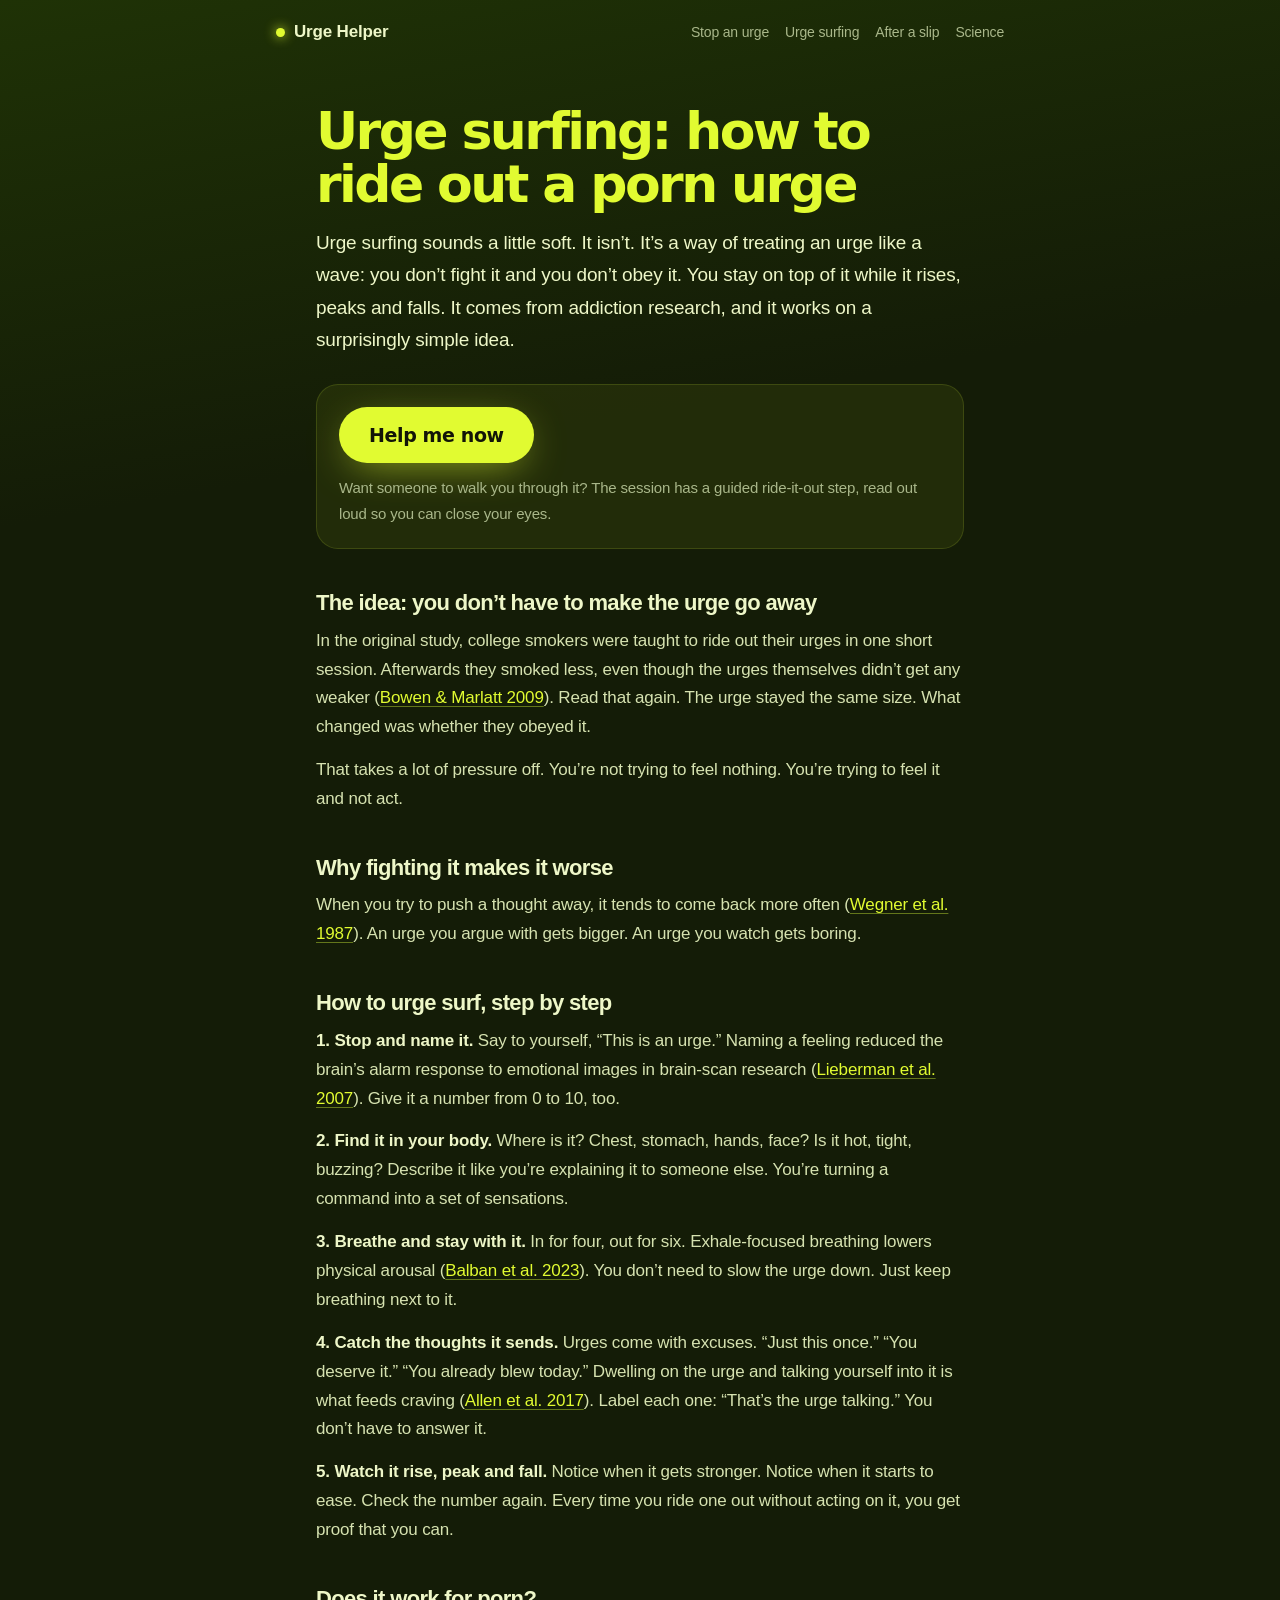
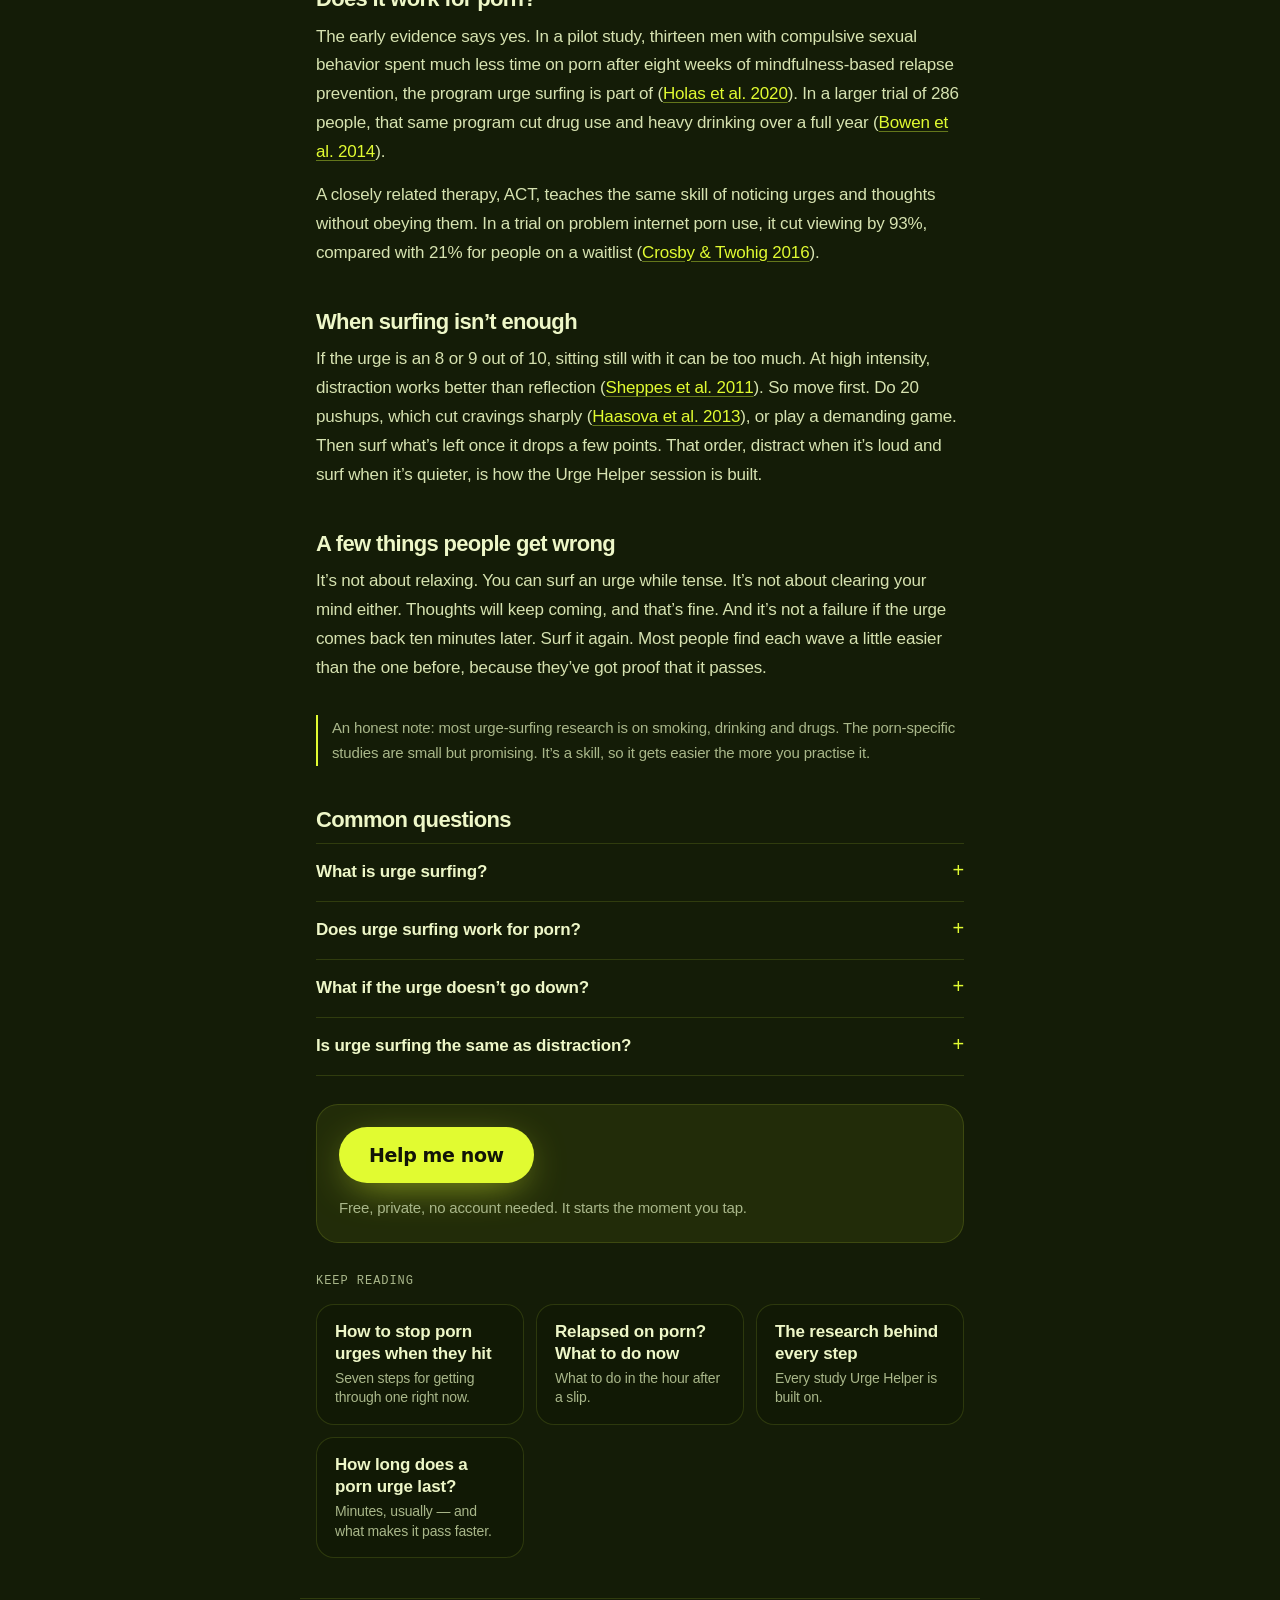
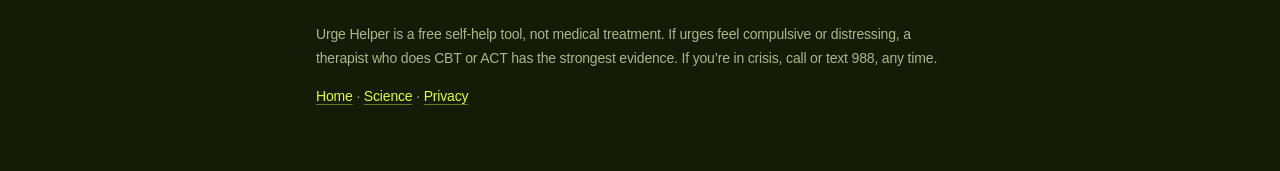
<file: urge-surfing/index.html>
<!doctype html>
<html lang="en">
<head>
<meta charset="utf-8">
<meta name="viewport" content="width=device-width,initial-scale=1,viewport-fit=cover">
<title>Urge Surfing: How to Ride Out a Porn Urge | Urge Helper</title>
<meta name="description" content="Urge surfing means watching an urge rise and fall without acting on it. What it is, how to do it step by step, and what the research says.">
<meta name="theme-color" content="#141c07">
<meta name="referrer" content="no-referrer">
<link rel="canonical" href="https://urgehelper.com/urge-surfing/">
<meta property="og:type" content="article">
<meta property="og:site_name" content="Urge Helper">
<meta property="og:title" content="Urge Surfing: How to Ride Out a Porn Urge | Urge Helper">
<meta property="og:description" content="Urge surfing means watching an urge rise and fall without acting on it. What it is, how to do it step by step, and what the research says.">
<meta property="og:url" content="https://urgehelper.com/urge-surfing/">
<meta property="og:image" content="https://urgehelper.com/og.png">
<meta name="twitter:card" content="summary_large_image">
<meta http-equiv="Content-Security-Policy" content="default-src 'self'; script-src 'none'; style-src 'self' https://fonts.googleapis.com; font-src https://fonts.gstatic.com; img-src 'self' data:; object-src 'none'; base-uri 'none'; form-action 'none'">
<link rel="icon" href="/icon.svg" type="image/svg+xml">
<link rel="apple-touch-icon" href="/apple-touch-icon.png">
<link rel="stylesheet" href="https://fonts.googleapis.com/css2?family=Geist:wght@400;500;600&family=Geist+Mono:wght@400&family=Plus+Jakarta+Sans:wght@700;800&display=swap">
<link rel="stylesheet" href="/learn.css?v=1">
<script type="application/ld+json">{"@context": "https://schema.org", "@type": "Article", "headline": "Urge surfing: how to ride out a porn urge", "description": "Urge surfing means watching an urge rise and fall without acting on it. What it is, how to do it step by step, and what the research says.", "datePublished": "2026-11-01", "dateModified": "2026-11-18", "mainEntityOfPage": "https://urgehelper.com/urge-surfing/", "image": "https://urgehelper.com/og.png", "author": {"@type": "Organization", "name": "Urge Helper", "url": "https://urgehelper.com/"}, "publisher": {"@type": "Organization", "name": "Urge Helper", "url": "https://urgehelper.com/"}}</script>
<script type="application/ld+json">{"@context": "https://schema.org", "@type": "FAQPage", "mainEntity": [{"@type": "Question", "name": "What is urge surfing?", "acceptedAnswer": {"@type": "Answer", "text": "Urge surfing is a mindfulness skill where you notice an urge, describe what it feels like in your body, and watch it rise and fall without acting on it or fighting it. It comes from addiction research."}}, {"@type": "Question", "name": "Does urge surfing work for porn?", "acceptedAnswer": {"@type": "Answer", "text": "Early evidence says yes. In a small pilot study, men with compulsive sexual behavior spent much less time on porn after eight weeks of mindfulness-based relapse prevention, which includes urge surfing. A related therapy, ACT, cut porn viewing by 93% in a trial."}}, {"@type": "Question", "name": "What if the urge doesn’t go down?", "acceptedAnswer": {"@type": "Answer", "text": "That’s okay. In the original study, people who rode out urges acted on them less, even though the urges didn’t get weaker. The goal is not acting, not feeling nothing. If it’s very strong, move or distract yourself first, then surf."}}, {"@type": "Question", "name": "Is urge surfing the same as distraction?", "acceptedAnswer": {"@type": "Answer", "text": "No. Distraction moves your attention away from the urge. Urge surfing turns toward it and watches it. Distraction tends to work better when an urge is very strong, and surfing when it’s milder, so they work well together."}}]}</script>
<script type="application/ld+json">{"@context": "https://schema.org", "@type": "BreadcrumbList", "itemListElement": [{"@type": "ListItem", "position": 1, "name": "Urge Helper", "item": "https://urgehelper.com/"}, {"@type": "ListItem", "position": 2, "name": "Urge surfing: how to ride out a porn urge", "item": "https://urgehelper.com/urge-surfing/"}]}</script>
</head>
<body>
<header class="top"><a class="brand" href="/"><i></i>Urge Helper</a><nav><a href="/how-to-stop-porn-urges/">Stop an urge</a><a href="/urge-surfing/">Urge surfing</a><a href="/relapsed-what-now/">After a slip</a><a href="/science/">Science</a></nav></header>
<main>
<h1>Urge surfing: how to ride out a porn urge</h1>
<p class="lede">Urge surfing sounds a little soft. It isn’t. It’s a way of treating an urge like a wave: you don’t fight it and you don’t obey it. You stay on top of it while it rises, peaks and falls. It comes from addiction research, and it works on a surprisingly simple idea.</p>
<div class="help"><a class="help-btn" href="/#help">Help me now</a><p>Want someone to walk you through it? The session has a guided ride-it-out step, read out loud so you can close your eyes.</p></div><article>
<h2>The idea: you don’t have to make the urge go away</h2>
<p>In the original study, college smokers were taught to ride out their urges in one short session. Afterwards they smoked less, even though the urges themselves didn’t get any weaker (<a href="https://doi.org/10.1037/a0017127" target="_blank" rel="noopener">Bowen &amp; Marlatt 2009</a>). Read that again. The urge stayed the same size. What changed was whether they obeyed it.</p>
<p>That takes a lot of pressure off. You’re not trying to feel nothing. You’re trying to feel it and not act.</p>

<h2>Why fighting it makes it worse</h2>
<p>When you try to push a thought away, it tends to come back more often (<a href="https://doi.org/10.1037/0022-3514.53.1.5" target="_blank" rel="noopener">Wegner et al. 1987</a>). An urge you argue with gets bigger. An urge you watch gets boring.</p>

<h2>How to urge surf, step by step</h2>
<p><b>1. Stop and name it.</b> Say to yourself, “This is an urge.” Naming a feeling reduced the brain’s alarm response to emotional images in brain-scan research (<a href="https://doi.org/10.1111/j.1467-9280.2007.01916.x" target="_blank" rel="noopener">Lieberman et al. 2007</a>). Give it a number from 0 to 10, too.</p>
<p><b>2. Find it in your body.</b> Where is it? Chest, stomach, hands, face? Is it hot, tight, buzzing? Describe it like you’re explaining it to someone else. You’re turning a command into a set of sensations.</p>
<p><b>3. Breathe and stay with it.</b> In for four, out for six. Exhale-focused breathing lowers physical arousal (<a href="https://doi.org/10.1016/j.xcrm.2022.100895" target="_blank" rel="noopener">Balban et al. 2023</a>). You don’t need to slow the urge down. Just keep breathing next to it.</p>
<p><b>4. Catch the thoughts it sends.</b> Urges come with excuses. “Just this once.” “You deserve it.” “You already blew today.” Dwelling on the urge and talking yourself into it is what feeds craving (<a href="https://doi.org/10.1016/j.addbeh.2017.02.001" target="_blank" rel="noopener">Allen et al. 2017</a>). Label each one: “That’s the urge talking.” You don’t have to answer it.</p>
<p><b>5. Watch it rise, peak and fall.</b> Notice when it gets stronger. Notice when it starts to ease. Check the number again. Every time you ride one out without acting on it, you get proof that you can.</p>

<h2>Does it work for porn?</h2>
<p>The early evidence says yes. In a pilot study, thirteen men with compulsive sexual behavior spent much less time on porn after eight weeks of mindfulness-based relapse prevention, the program urge surfing is part of (<a href="https://pubmed.ncbi.nlm.nih.gov/33216012/" target="_blank" rel="noopener">Holas et al. 2020</a>). In a larger trial of 286 people, that same program cut drug use and heavy drinking over a full year (<a href="https://doi.org/10.1001/jamapsychiatry.2013.4546" target="_blank" rel="noopener">Bowen et al. 2014</a>).</p>
<p>A closely related therapy, ACT, teaches the same skill of noticing urges and thoughts without obeying them. In a trial on problem internet porn use, it cut viewing by 93%, compared with 21% for people on a waitlist (<a href="https://doi.org/10.1016/j.beth.2016.02.001" target="_blank" rel="noopener">Crosby &amp; Twohig 2016</a>).</p>

<h2>When surfing isn’t enough</h2>
<p>If the urge is an 8 or 9 out of 10, sitting still with it can be too much. At high intensity, distraction works better than reflection (<a href="https://doi.org/10.1177/0956797611418350" target="_blank" rel="noopener">Sheppes et al. 2011</a>). So move first. Do 20 pushups, which cut cravings sharply (<a href="https://doi.org/10.1111/j.1360-0443.2012.04034.x" target="_blank" rel="noopener">Haasova et al. 2013</a>), or play a demanding game. Then surf what’s left once it drops a few points. That order, distract when it’s loud and surf when it’s quieter, is how the Urge Helper session is built.</p>

<h2>A few things people get wrong</h2>
<p>It’s not about relaxing. You can surf an urge while tense. It’s not about clearing your mind either. Thoughts will keep coming, and that’s fine. And it’s not a failure if the urge comes back ten minutes later. Surf it again. Most people find each wave a little easier than the one before, because they’ve got proof that it passes.</p>

<p class="note">An honest note: most urge-surfing research is on smoking, drinking and drugs. The porn-specific studies are small but promising. It’s a skill, so it gets easier the more you practise it.</p>
</article><section class="faq"><h2>Common questions</h2><details><summary>What is urge surfing?</summary><p>Urge surfing is a mindfulness skill where you notice an urge, describe what it feels like in your body, and watch it rise and fall without acting on it or fighting it. It comes from addiction research.</p></details><details><summary>Does urge surfing work for porn?</summary><p>Early evidence says yes. In a small pilot study, men with compulsive sexual behavior spent much less time on porn after eight weeks of mindfulness-based relapse prevention, which includes urge surfing. A related therapy, ACT, cut porn viewing by 93% in a trial.</p></details><details><summary>What if the urge doesn’t go down?</summary><p>That’s okay. In the original study, people who rode out urges acted on them less, even though the urges didn’t get weaker. The goal is not acting, not feeling nothing. If it’s very strong, move or distract yourself first, then surf.</p></details><details><summary>Is urge surfing the same as distraction?</summary><p>No. Distraction moves your attention away from the urge. Urge surfing turns toward it and watches it. Distraction tends to work better when an urge is very strong, and surfing when it’s milder, so they work well together.</p></details></section><div class="help"><a class="help-btn" href="/#help">Help me now</a><p>Free, private, no account needed. It starts the moment you tap.</p></div><section class="more"><p class="mono">Keep reading</p><div class="cards"><a class="card" href="/how-to-stop-porn-urges/"><b>How to stop porn urges when they hit</b><span>Seven steps for getting through one right now.</span></a><a class="card" href="/relapsed-what-now/"><b>Relapsed on porn? What to do now</b><span>What to do in the hour after a slip.</span></a><a class="card" href="/science/"><b>The research behind every step</b><span>Every study Urge Helper is built on.</span></a><a class="card" href="/how-long-does-a-porn-urge-last/"><b>How long does a porn urge last?</b><span>Minutes, usually — and what makes it pass faster.</span></a></div></section>
</main>
<footer><p>Urge Helper is a free self-help tool, not medical treatment. If urges feel compulsive or distressing, a therapist who does CBT or ACT has the strongest evidence. If you’re in crisis, call or text 988, any time.</p><p><a href="/">Home</a> · <a href="/science/">Science</a> · <a href="/privacy.html">Privacy</a></p></footer>
</body>
</html>
</file>
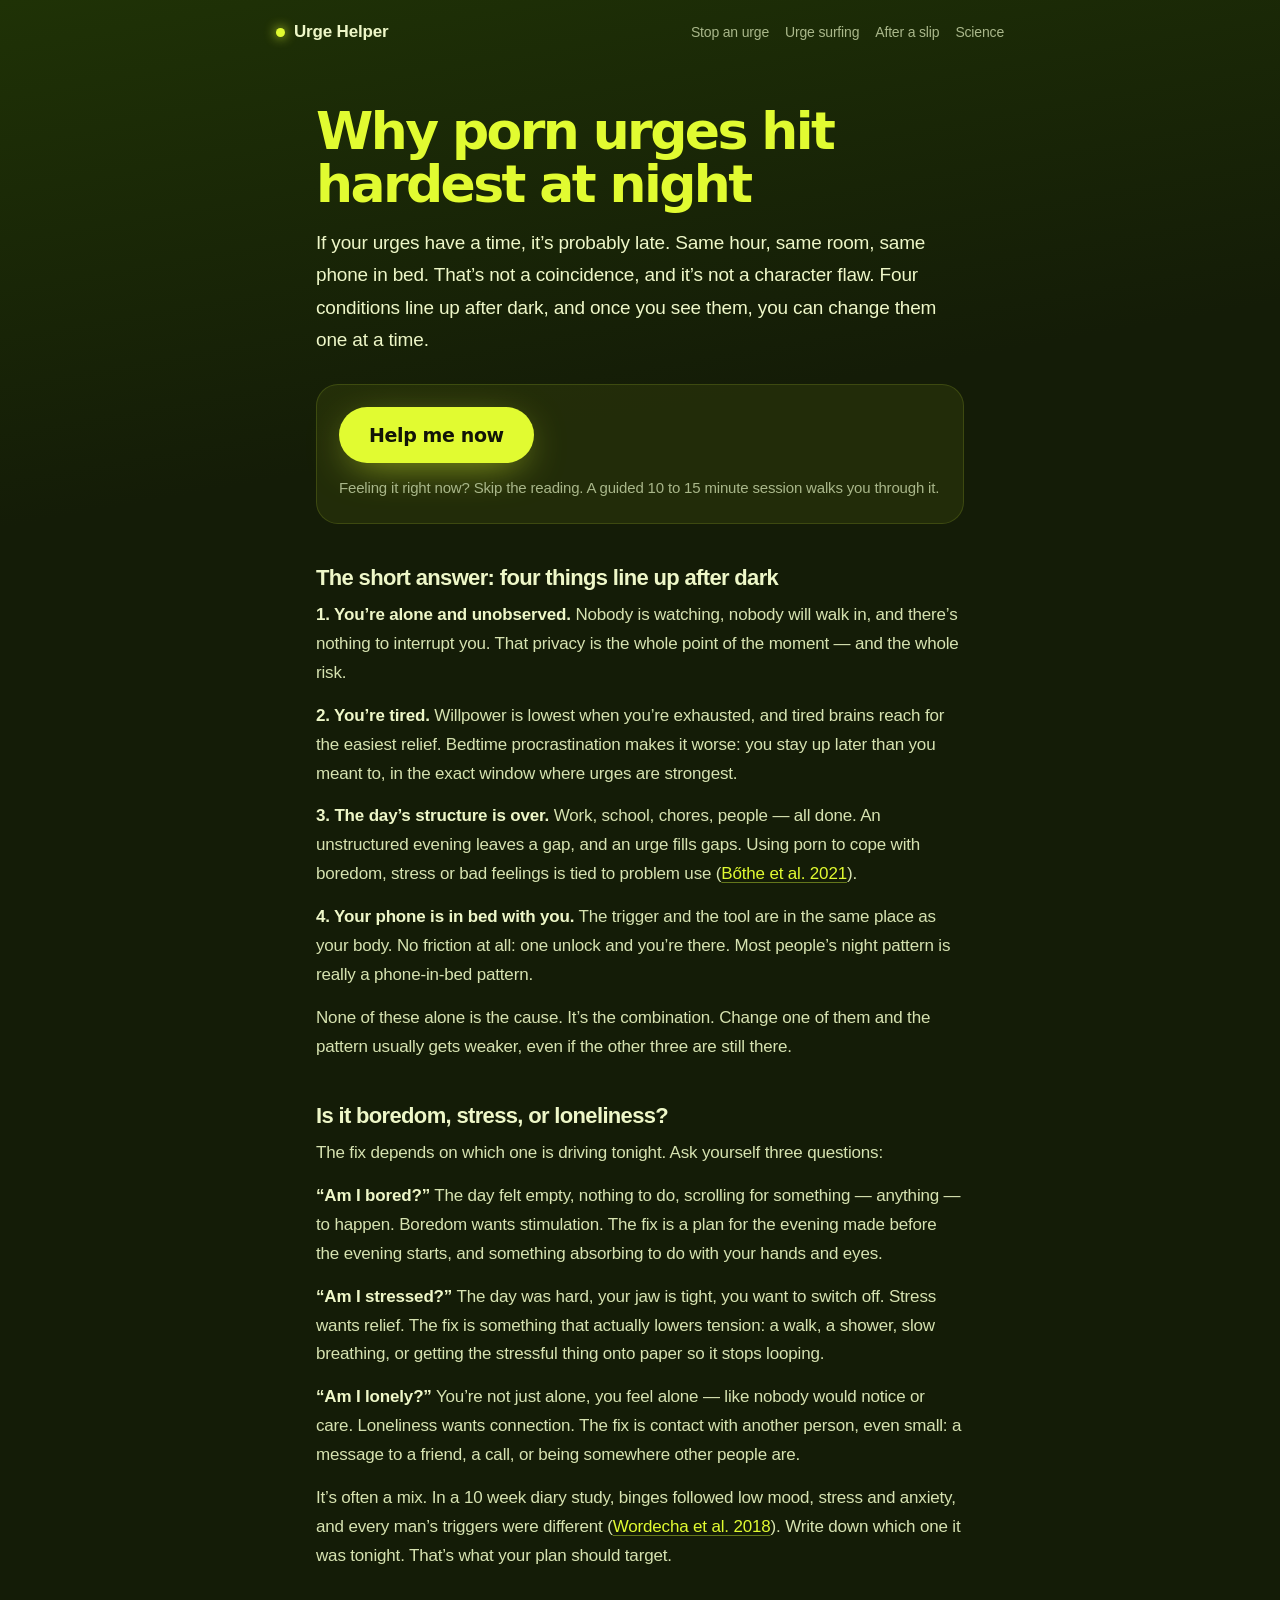
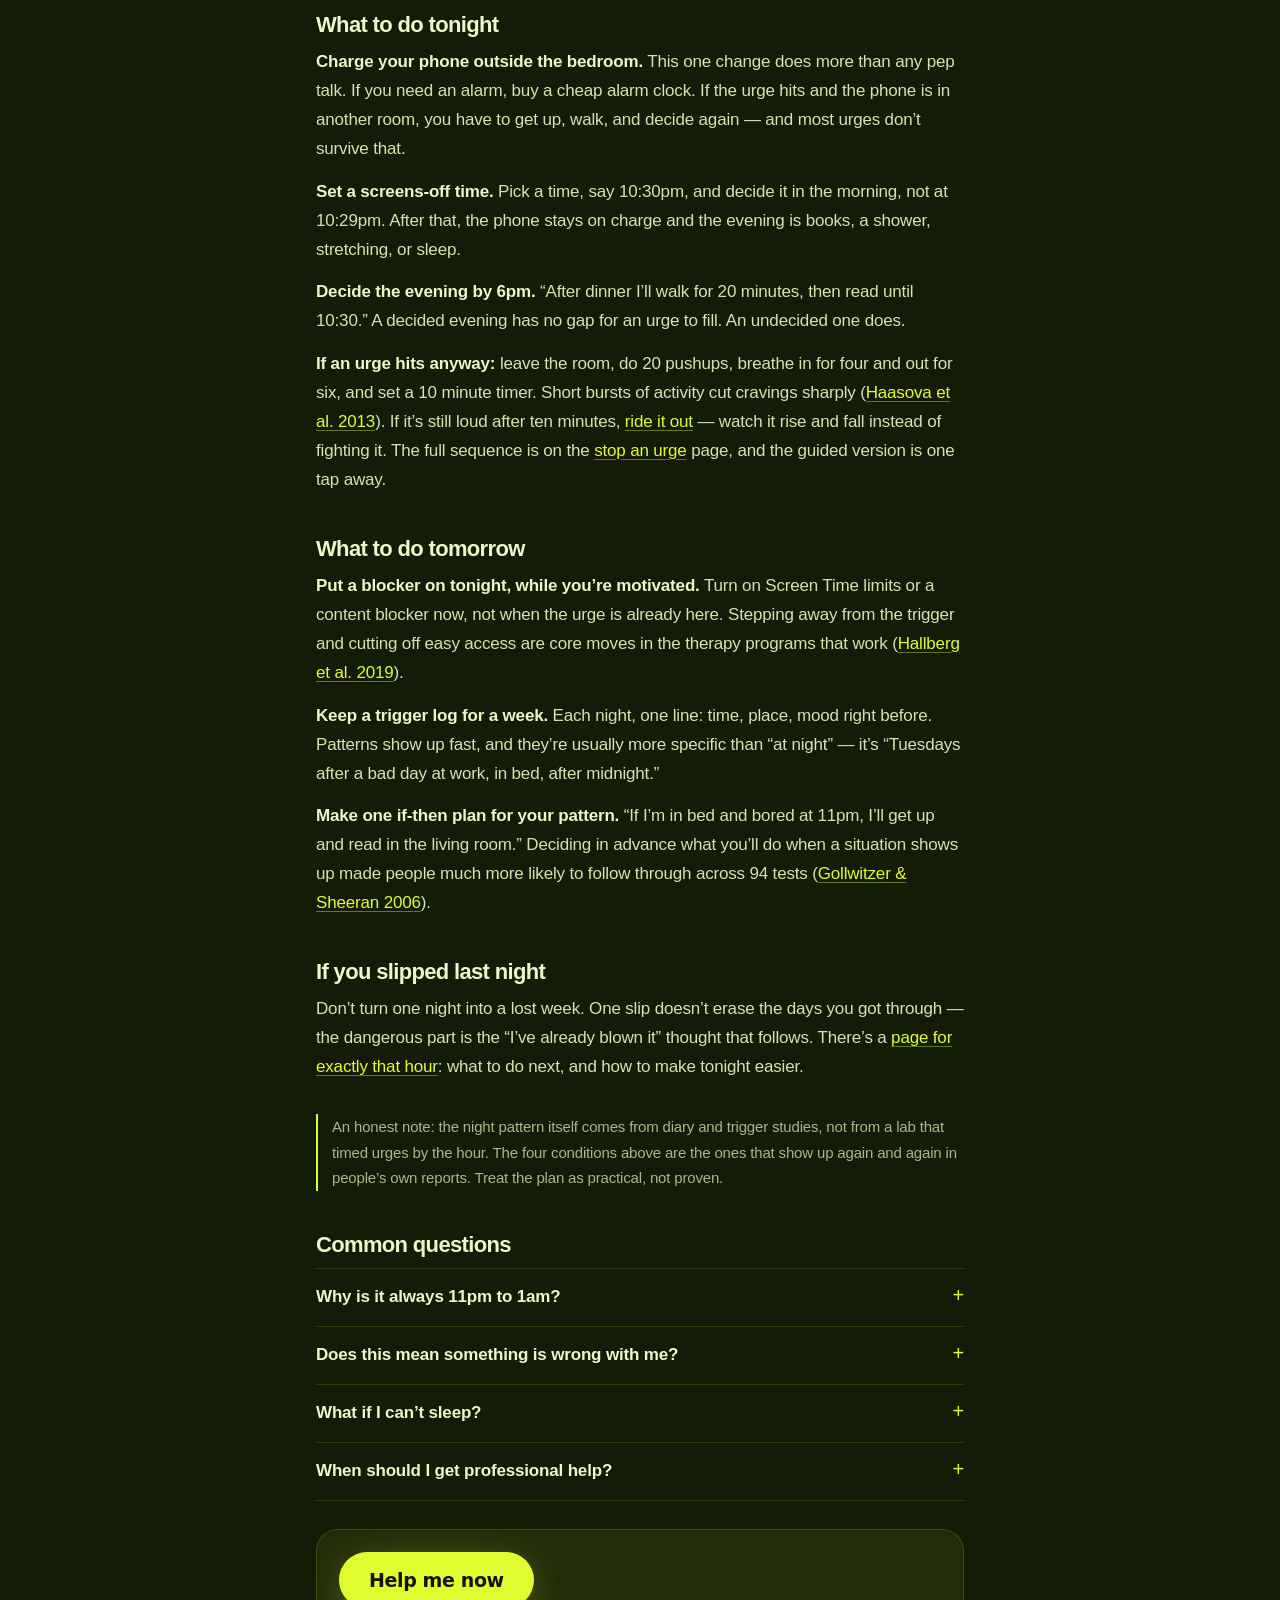
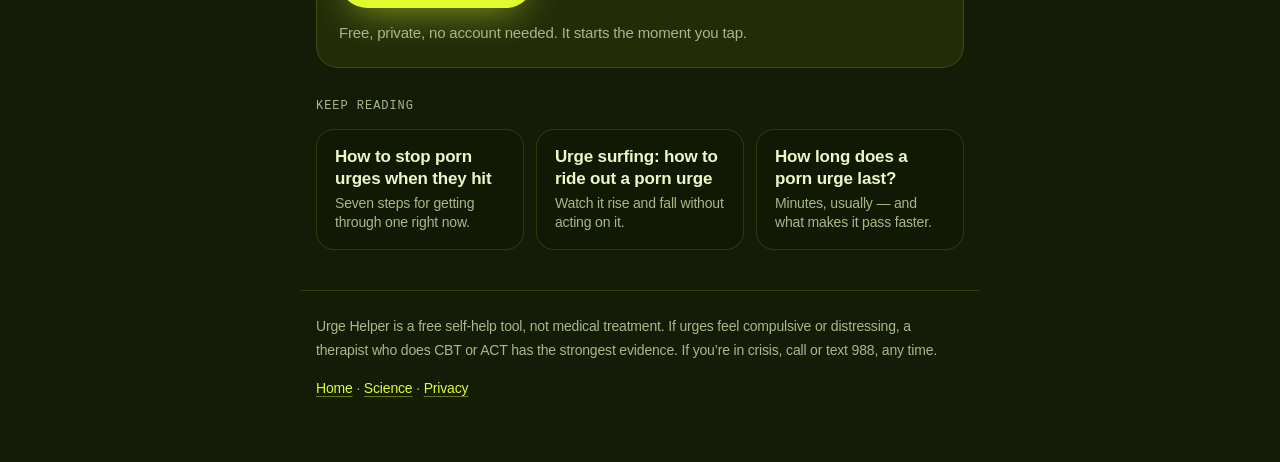
<file: why-porn-urges-hit-at-night/index.html>
<!doctype html>
<html lang="en">
<head>
<meta charset="utf-8">
<meta name="viewport" content="width=device-width,initial-scale=1,viewport-fit=cover">
<title>Why Porn Urges Hit at Night — and What to Do | Urge Helper</title>
<meta name="description" content="Porn urges hit hardest late at night for a simple reason: alone, tired, no structure, phone in bed. Why it happens, and a plan for tonight and tomorrow.">
<meta name="theme-color" content="#141c07">
<meta name="referrer" content="no-referrer">
<link rel="canonical" href="https://urgehelper.com/why-porn-urges-hit-at-night/">
<meta property="og:type" content="article">
<meta property="og:site_name" content="Urge Helper">
<meta property="og:title" content="Why Porn Urges Hit at Night — and What to Do | Urge Helper">
<meta property="og:description" content="Porn urges hit hardest late at night for a simple reason: alone, tired, no structure, phone in bed. Why it happens, and a plan for tonight and tomorrow.">
<meta property="og:url" content="https://urgehelper.com/why-porn-urges-hit-at-night/">
<meta property="og:image" content="https://urgehelper.com/og.png">
<meta name="twitter:card" content="summary_large_image">
<meta http-equiv="Content-Security-Policy" content="default-src 'self'; script-src 'none'; style-src 'self' https://fonts.googleapis.com; font-src https://fonts.gstatic.com; img-src 'self' data:; object-src 'none'; base-uri 'none'; form-action 'none'">
<link rel="icon" href="/icon.svg" type="image/svg+xml">
<link rel="apple-touch-icon" href="/apple-touch-icon.png">
<link rel="stylesheet" href="https://fonts.googleapis.com/css2?family=Geist:wght@400;500;600&family=Geist+Mono:wght@400&family=Plus+Jakarta+Sans:wght@700;800&display=swap">
<link rel="stylesheet" href="/learn.css?v=1">
<script type="application/ld+json">{"@context": "https://schema.org", "@type": "Article", "headline": "Why porn urges hit hardest at night", "description": "Porn urges hit hardest late at night for a simple reason: alone, tired, no structure, phone in bed. Why it happens, and a plan for tonight and tomorrow.", "datePublished": "2026-11-18", "dateModified": "2026-11-18", "mainEntityOfPage": "https://urgehelper.com/why-porn-urges-hit-at-night/", "image": "https://urgehelper.com/og.png", "author": {"@type": "Organization", "name": "Urge Helper", "url": "https://urgehelper.com/"}, "publisher": {"@type": "Organization", "name": "Urge Helper", "url": "https://urgehelper.com/"}}</script>
<script type="application/ld+json">{"@context": "https://schema.org", "@type": "FAQPage", "mainEntity": [{"@type": "Question", "name": "Why is it always 11pm to 1am?", "acceptedAnswer": {"@type": "Answer", "text": "That is when the four conditions line up: you are alone, tired, the day's structure is over, and your phone is in bed with you. Change one of them and the pattern usually weakens."}}, {"@type": "Question", "name": "Does this mean something is wrong with me?", "acceptedAnswer": {"@type": "Answer", "text": "No. Late-night urges are the most common pattern people report. It means your evenings have the conditions urges need, not that you are broken."}}, {"@type": "Question", "name": "What if I can't sleep?", "acceptedAnswer": {"@type": "Answer", "text": "Get up instead of lying there scrolling. Read, stretch or make tea in another room until you feel drowsy. Lying awake in bed with a phone is the highest-risk spot there is."}}, {"@type": "Question", "name": "When should I get professional help?", "acceptedAnswer": {"@type": "Answer", "text": "If urges feel compulsive, keep winning or are hurting your life, a therapist who does CBT or ACT has the strongest evidence. Across 20 studies, therapy cut problem porn use by a large amount."}}]}</script>
<script type="application/ld+json">{"@context": "https://schema.org", "@type": "BreadcrumbList", "itemListElement": [{"@type": "ListItem", "position": 1, "name": "Urge Helper", "item": "https://urgehelper.com/"}, {"@type": "ListItem", "position": 2, "name": "Why porn urges hit hardest at night", "item": "https://urgehelper.com/why-porn-urges-hit-at-night/"}]}</script>
</head>
<body>
<header class="top"><a class="brand" href="/"><i></i>Urge Helper</a><nav><a href="/how-to-stop-porn-urges/">Stop an urge</a><a href="/urge-surfing/">Urge surfing</a><a href="/relapsed-what-now/">After a slip</a><a href="/science/">Science</a></nav></header>
<main>
<h1>Why porn urges hit hardest at night</h1>
<p class="lede">If your urges have a time, it’s probably late. Same hour, same room, same phone in bed. That’s not a coincidence, and it’s not a character flaw. Four conditions line up after dark, and once you see them, you can change them one at a time.</p>
<div class="help"><a class="help-btn" href="/#help">Help me now</a><p>Feeling it right now? Skip the reading. A guided 10 to 15 minute session walks you through it.</p></div><article>
<h2>The short answer: four things line up after dark</h2>
<p><b>1. You’re alone and unobserved.</b> Nobody is watching, nobody will walk in, and there’s nothing to interrupt you. That privacy is the whole point of the moment — and the whole risk.</p>
<p><b>2. You’re tired.</b> Willpower is lowest when you’re exhausted, and tired brains reach for the easiest relief. Bedtime procrastination makes it worse: you stay up later than you meant to, in the exact window where urges are strongest.</p>
<p><b>3. The day’s structure is over.</b> Work, school, chores, people — all done. An unstructured evening leaves a gap, and an urge fills gaps. Using porn to cope with boredom, stress or bad feelings is tied to problem use (<a href="https://doi.org/10.1037/adb0000603" target="_blank" rel="noopener">Bőthe et al. 2021</a>).</p>
<p><b>4. Your phone is in bed with you.</b> The trigger and the tool are in the same place as your body. No friction at all: one unlock and you’re there. Most people’s night pattern is really a phone-in-bed pattern.</p>
<p>None of these alone is the cause. It’s the combination. Change one of them and the pattern usually gets weaker, even if the other three are still there.</p>

<h2>Is it boredom, stress, or loneliness?</h2>
<p>The fix depends on which one is driving tonight. Ask yourself three questions:</p>
<p><b>“Am I bored?”</b> The day felt empty, nothing to do, scrolling for something — anything — to happen. Boredom wants stimulation. The fix is a plan for the evening made before the evening starts, and something absorbing to do with your hands and eyes.</p>
<p><b>“Am I stressed?”</b> The day was hard, your jaw is tight, you want to switch off. Stress wants relief. The fix is something that actually lowers tension: a walk, a shower, slow breathing, or getting the stressful thing onto paper so it stops looping.</p>
<p><b>“Am I lonely?”</b> You’re not just alone, you feel alone — like nobody would notice or care. Loneliness wants connection. The fix is contact with another person, even small: a message to a friend, a call, or being somewhere other people are.</p>
<p>It’s often a mix. In a 10 week diary study, binges followed low mood, stress and anxiety, and every man’s triggers were different (<a href="https://doi.org/10.1556/2006.7.2018.33" target="_blank" rel="noopener">Wordecha et al. 2018</a>). Write down which one it was tonight. That’s what your plan should target.</p>

<h2>What to do tonight</h2>
<p><b>Charge your phone outside the bedroom.</b> This one change does more than any pep talk. If you need an alarm, buy a cheap alarm clock. If the urge hits and the phone is in another room, you have to get up, walk, and decide again — and most urges don’t survive that.</p>
<p><b>Set a screens-off time.</b> Pick a time, say 10:30pm, and decide it in the morning, not at 10:29pm. After that, the phone stays on charge and the evening is books, a shower, stretching, or sleep.</p>
<p><b>Decide the evening by 6pm.</b> “After dinner I’ll walk for 20 minutes, then read until 10:30.” A decided evening has no gap for an urge to fill. An undecided one does.</p>
<p><b>If an urge hits anyway:</b> leave the room, do 20 pushups, breathe in for four and out for six, and set a 10 minute timer. Short bursts of activity cut cravings sharply (<a href="https://doi.org/10.1111/j.1360-0443.2012.04034.x" target="_blank" rel="noopener">Haasova et al. 2013</a>). If it’s still loud after ten minutes, <a href="/urge-surfing/">ride it out</a> — watch it rise and fall instead of fighting it. The full sequence is on the <a href="/how-to-stop-porn-urges/">stop an urge</a> page, and the guided version is one tap away.</p>

<h2>What to do tomorrow</h2>
<p><b>Put a blocker on tonight, while you’re motivated.</b> Turn on Screen Time limits or a content blocker now, not when the urge is already here. Stepping away from the trigger and cutting off easy access are core moves in the therapy programs that work (<a href="https://doi.org/10.1016/j.jsxm.2019.03.005" target="_blank" rel="noopener">Hallberg et al. 2019</a>).</p>
<p><b>Keep a trigger log for a week.</b> Each night, one line: time, place, mood right before. Patterns show up fast, and they’re usually more specific than “at night” — it’s “Tuesdays after a bad day at work, in bed, after midnight.”</p>
<p><b>Make one if-then plan for your pattern.</b> “If I’m in bed and bored at 11pm, I’ll get up and read in the living room.” Deciding in advance what you’ll do when a situation shows up made people much more likely to follow through across 94 tests (<a href="https://doi.org/10.1016/S0065-2601(06)38002-1" target="_blank" rel="noopener">Gollwitzer &amp; Sheeran 2006</a>).</p>

<h2>If you slipped last night</h2>
<p>Don’t turn one night into a lost week. One slip doesn’t erase the days you got through — the dangerous part is the “I’ve already blown it” thought that follows. There’s a <a href="/relapsed-what-now/">page for exactly that hour</a>: what to do next, and how to make tonight easier.</p>

<p class="note">An honest note: the night pattern itself comes from diary and trigger studies, not from a lab that timed urges by the hour. The four conditions above are the ones that show up again and again in people’s own reports. Treat the plan as practical, not proven.</p>
</article><section class="faq"><h2>Common questions</h2><details><summary>Why is it always 11pm to 1am?</summary><p>That is when the four conditions line up: you are alone, tired, the day’s structure is over, and your phone is in bed with you. Change one of them and the pattern usually weakens.</p></details><details><summary>Does this mean something is wrong with me?</summary><p>No. Late-night urges are the most common pattern people report. It means your evenings have the conditions urges need, not that you are broken.</p></details><details><summary>What if I can’t sleep?</summary><p>Get up instead of lying there scrolling. Read, stretch or make tea in another room until you feel drowsy. Lying awake in bed with a phone is the highest-risk spot there is.</p></details><details><summary>When should I get professional help?</summary><p>If urges feel compulsive, keep winning or are hurting your life, a therapist who does CBT or ACT has the strongest evidence. Across 20 studies, therapy cut problem porn use by a large amount.</p></details></section><div class="help"><a class="help-btn" href="/#help">Help me now</a><p>Free, private, no account needed. It starts the moment you tap.</p></div><section class="more"><p class="mono">Keep reading</p><div class="cards"><a class="card" href="/how-to-stop-porn-urges/"><b>How to stop porn urges when they hit</b><span>Seven steps for getting through one right now.</span></a><a class="card" href="/urge-surfing/"><b>Urge surfing: how to ride out a porn urge</b><span>Watch it rise and fall without acting on it.</span></a><a class="card" href="/how-long-does-a-porn-urge-last/"><b>How long does a porn urge last?</b><span>Minutes, usually — and what makes it pass faster.</span></a></div></section>
</main>
<footer><p>Urge Helper is a free self-help tool, not medical treatment. If urges feel compulsive or distressing, a therapist who does CBT or ACT has the strongest evidence. If you’re in crisis, call or text 988, any time.</p><p><a href="/">Home</a> · <a href="/science/">Science</a> · <a href="/privacy.html">Privacy</a></p></footer>
</body>
</html>
</file>
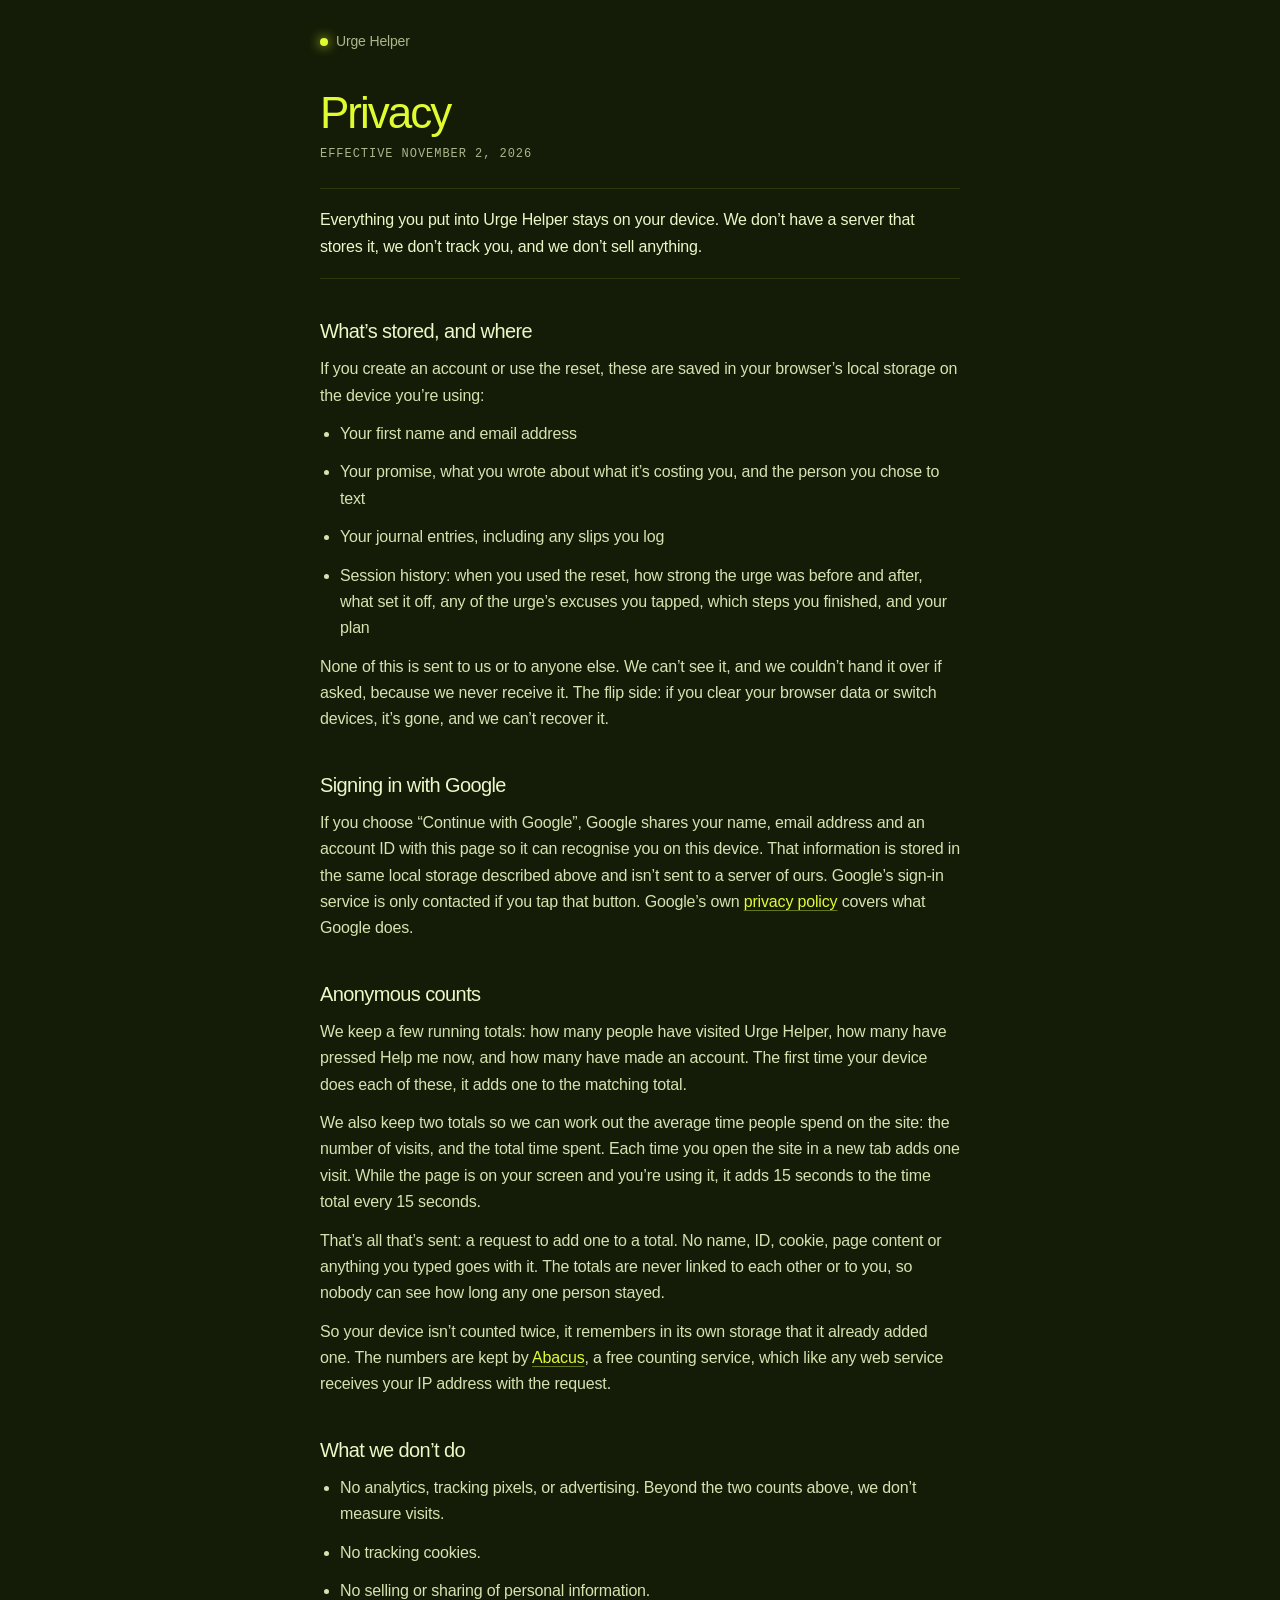
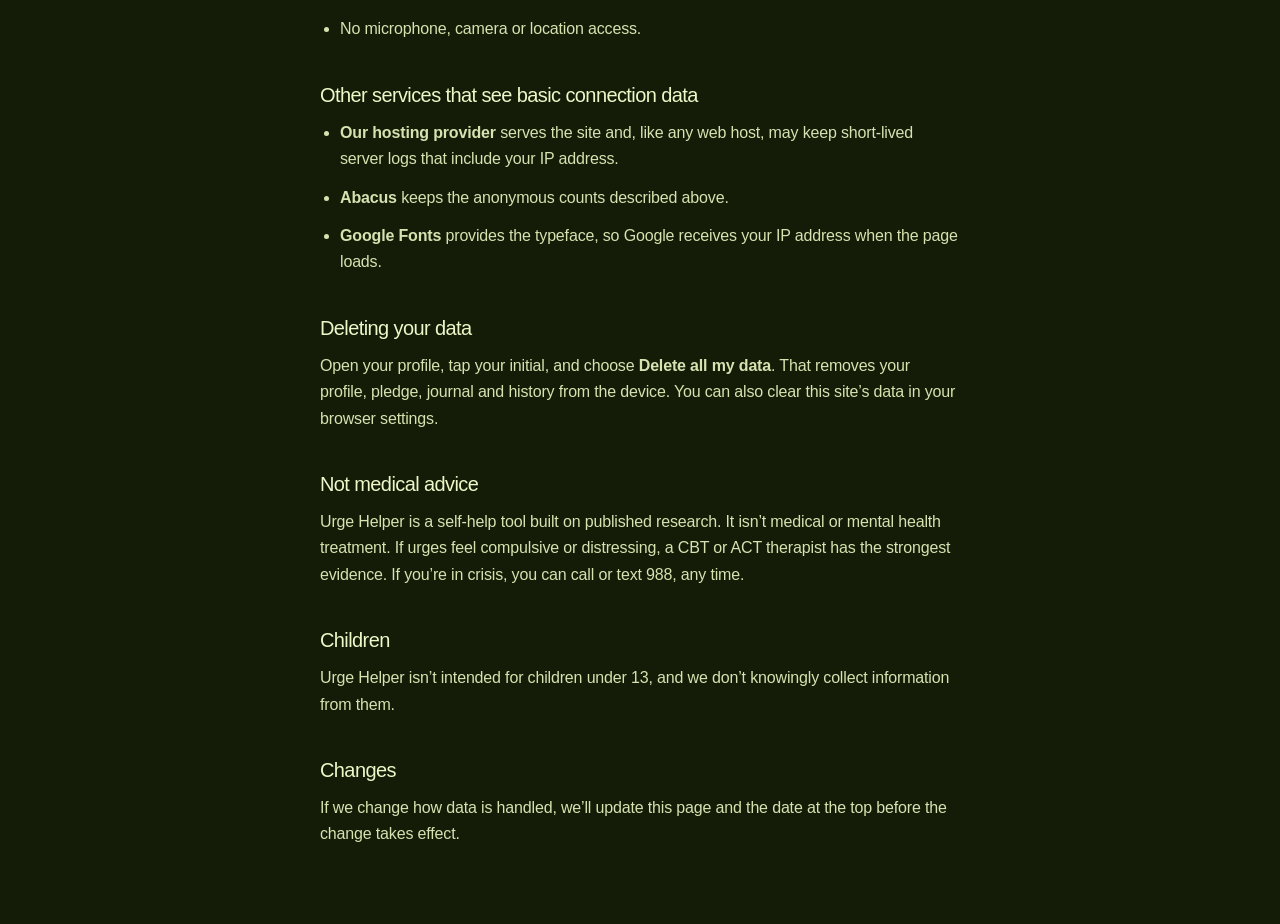
<file: privacy.html>
<!doctype html>
<html lang="en">
<head>
<meta charset="utf-8">
<meta name="viewport" content="width=device-width,initial-scale=1,viewport-fit=cover">
<title>Privacy · Urge Helper</title>
<meta name="description" content="How Urge Helper handles your data: everything stays on your device.">
<meta name="theme-color" content="#141c07">
<meta name="referrer" content="no-referrer">
<link rel="canonical" href="https://urgehelper.com/privacy.html">
<meta http-equiv="Content-Security-Policy" content="default-src 'self'; style-src 'self' 'unsafe-inline' https://fonts.googleapis.com; font-src https://fonts.gstatic.com; img-src 'self' data:; object-src 'none'; base-uri 'none'; form-action 'none'">
<link rel="icon" href="icon.svg" type="image/svg+xml">
<link rel="stylesheet" href="https://fonts.googleapis.com/css2?family=Geist:wght@400;500&family=Geist+Mono:wght@400&display=swap">
<style>
:root{--bg:#141c07;--text:#eef7c8;--muted:#a9b78a;--hair:rgba(220,255,58,.12);--lime:#e1fb31;--sans:"Geist","SF Pro Text","Helvetica Neue",Arial,system-ui,sans-serif;--mono:"Geist Mono",ui-monospace,Menlo,monospace;color-scheme:dark;
  padding-top:env(safe-area-inset-top,0px);padding-bottom:env(safe-area-inset-bottom,0px)}
*{box-sizing:border-box}
body{margin:0;background:var(--bg);color:var(--text);font:16px/1.65 var(--sans);-webkit-font-smoothing:antialiased;letter-spacing:-.01em}
main{max-width:680px;margin:0 auto;padding-block:28px 64px;padding-left:max(20px,env(safe-area-inset-left,0px));padding-right:max(20px,env(safe-area-inset-right,0px))}
a{color:var(--lime);text-underline-offset:3px;text-decoration-color:rgba(220,255,58,.4)}
.back{display:inline-flex;align-items:center;gap:8px;font-size:14px;color:var(--muted);text-decoration:none}
.back i{width:8px;height:8px;border-radius:50%;background:var(--lime);box-shadow:0 0 12px var(--lime)}
h1{color:var(--lime);font-size:clamp(32px,8vw,44px);font-weight:500;letter-spacing:-.045em;line-height:1.05;margin:36px 0 8px}
h2{font-size:20px;font-weight:500;letter-spacing:-.03em;margin:36px 0 8px}
p,li{color:#d6e2b0;margin:0 0 12px}
ul{padding-left:20px;margin:0 0 12px}
.mono{font-family:var(--mono);font-size:12px;letter-spacing:.08em;text-transform:uppercase;color:var(--muted)}
.summary{border-top:1px solid var(--hair);border-bottom:1px solid var(--hair);padding:18px 0;margin-top:24px}
.summary p{color:var(--text);margin:0}
</style>
</head>
<body>
<main>
  <a class="back" href="./"><i></i>Urge Helper</a>
  <h1>Privacy</h1>
  <p class="mono">Effective November 2, 2026</p>

  <div class="summary"><p>Everything you put into Urge Helper stays on your device. We don’t have a server that stores it, we don’t track you, and we don’t sell anything.</p></div>

  <h2>What’s stored, and where</h2>
  <p>If you create an account or use the reset, these are saved in your browser’s local storage on the device you’re using:</p>
  <ul>
    <li>Your first name and email address</li>
    <li>Your promise, what you wrote about what it’s costing you, and the person you chose to text</li>
    <li>Your journal entries, including any slips you log</li>
    <li>Session history: when you used the reset, how strong the urge was before and after, what set it off, any of the urge’s excuses you tapped, which steps you finished, and your plan</li>
  </ul>
  <p>None of this is sent to us or to anyone else. We can’t see it, and we couldn’t hand it over if asked, because we never receive it. The flip side: if you clear your browser data or switch devices, it’s gone, and we can’t recover it.</p>

  <h2>Signing in with Google</h2>
  <p>If you choose “Continue with Google”, Google shares your name, email address and an account ID with this page so it can recognise you on this device. That information is stored in the same local storage described above and isn’t sent to a server of ours. Google’s sign-in service is only contacted if you tap that button. Google’s own <a href="https://policies.google.com/privacy" rel="noopener noreferrer" target="_blank">privacy policy</a> covers what Google does.</p>

  <h2>Anonymous counts</h2>
  <p>We keep a few running totals: how many people have visited Urge Helper, how many have pressed Help me now, and how many have made an account. The first time your device does each of these, it adds one to the matching total.</p>
  <p>We also keep two totals so we can work out the average time people spend on the site: the number of visits, and the total time spent. Each time you open the site in a new tab adds one visit. While the page is on your screen and you’re using it, it adds 15 seconds to the time total every 15 seconds.</p>
  <p>That’s all that’s sent: a request to add one to a total. No name, ID, cookie, page content or anything you typed goes with it. The totals are never linked to each other or to you, so nobody can see how long any one person stayed.</p>
  <p>So your device isn’t counted twice, it remembers in its own storage that it already added one. The numbers are kept by <a href="https://github.com/JasonLovesDoggo/abacus" rel="noopener noreferrer" target="_blank">Abacus</a>, a free counting service, which like any web service receives your IP address with the request.</p>

  <h2>What we don’t do</h2>
  <ul>
    <li>No analytics, tracking pixels, or advertising. Beyond the two counts above, we don’t measure visits.</li>
    <li>No tracking cookies.</li>
    <li>No selling or sharing of personal information.</li>
    <li>No microphone, camera or location access.</li>
  </ul>

  <h2>Other services that see basic connection data</h2>
  <ul>
    <li><b>Our hosting provider</b> serves the site and, like any web host, may keep short-lived server logs that include your IP address.</li>
    <li><b>Abacus</b> keeps the anonymous counts described above.</li>
    <li><b>Google Fonts</b> provides the typeface, so Google receives your IP address when the page loads.</li>
  </ul>

  <h2>Deleting your data</h2>
  <p>Open your profile, tap your initial, and choose <b>Delete all my data</b>. That removes your profile, pledge, journal and history from the device. You can also clear this site’s data in your browser settings.</p>

  <h2>Not medical advice</h2>
  <p>Urge Helper is a self-help tool built on published research. It isn’t medical or mental health treatment. If urges feel compulsive or distressing, a CBT or ACT therapist has the strongest evidence. If you’re in crisis, you can call or text 988, any time.</p>

  <h2>Children</h2>
  <p>Urge Helper isn’t intended for children under 13, and we don’t knowingly collect information from them.</p>

  <h2>Changes</h2>
  <p>If we change how data is handled, we’ll update this page and the date at the top before the change takes effect.</p>

</main>
</body>
</html>
</file>
<file: learn.css>
/* Guide pages and /science. Same palette as the app and the privacy page. */
:root{--bg:#141c07;--text:#eef7c8;--body:#d6e2b0;--muted:#a9b78a;--hair:rgba(220,255,58,.14);--lime:#e1fb31;--ink:#121407;
  --sans:"Geist","SF Pro Text","Helvetica Neue",Arial,system-ui,sans-serif;--display:"Plus Jakarta Sans","Geist",system-ui,sans-serif;--mono:"Geist Mono",ui-monospace,Menlo,monospace;color-scheme:dark}
*{box-sizing:border-box}
html{-webkit-text-size-adjust:100%}
body{margin:0;background:linear-gradient(170deg,#1f3206 0,var(--bg) 520px);background-color:var(--bg);color:var(--text);font:17px/1.7 var(--sans);-webkit-font-smoothing:antialiased;letter-spacing:-.01em;
  padding-top:env(safe-area-inset-top,0px);padding-bottom:env(safe-area-inset-bottom,0px)}
a{color:var(--lime);text-underline-offset:3px;text-decoration-color:rgba(220,255,58,.4)}
.top{max-width:760px;margin:0 auto;padding:18px max(16px,env(safe-area-inset-left,0px));display:flex;align-items:center;justify-content:space-between;gap:12px;flex-wrap:wrap}
.brand{display:inline-flex;align-items:center;gap:9px;color:var(--text);text-decoration:none;font-weight:600}
.brand i{width:9px;height:9px;border-radius:50%;background:var(--lime);box-shadow:0 0 12px var(--lime)}
.top nav{display:flex;gap:4px 16px;flex-wrap:wrap}
.top nav a{color:var(--muted);text-decoration:none;font-size:14px}
.top nav a:hover{color:var(--text)}
main{max-width:680px;margin:0 auto;padding:12px 16px 40px}
h1{font-family:var(--display);color:var(--lime);font-size:clamp(34px,8.6vw,52px);font-weight:800;letter-spacing:-.05em;line-height:1.02;margin:28px 0 16px;text-wrap:balance}
h2{font-size:22px;font-weight:600;letter-spacing:-.03em;line-height:1.25;margin:40px 0 10px;color:var(--text);text-wrap:balance}
p,li{color:var(--body);margin:0 0 14px}
p b{color:var(--text)}
ul{padding-left:20px}
.lede{font-size:19px;color:var(--text)}
.note{border-left:2px solid var(--lime);padding-left:14px;color:var(--muted);font-size:15px;margin-top:32px}
.mono{font-family:var(--mono);font-size:12px;letter-spacing:.08em;text-transform:uppercase;color:var(--muted);margin:0 0 12px}
.help{margin:28px 0;padding:22px;border-radius:22px;background:rgba(225,251,49,.07);border:1px solid var(--hair);display:flex;flex-direction:column;align-items:flex-start;gap:12px}
.help p{margin:0;font-size:15px;color:var(--muted)}
.help-btn{display:inline-flex;align-items:center;justify-content:center;min-height:56px;padding:0 30px;border-radius:999px;background:var(--lime);color:var(--ink);font-family:var(--display);font-weight:800;font-size:19px;letter-spacing:-.02em;text-decoration:none;box-shadow:0 10px 40px -12px rgba(225,251,49,.7)}
.help-btn:hover{filter:brightness(1.06)}
.help-btn:focus-visible,a:focus-visible,summary:focus-visible{outline:2px solid var(--lime);outline-offset:3px}
.faq{margin-top:40px}
details{border-top:1px solid var(--hair);padding:14px 0}
details:last-child{border-bottom:1px solid var(--hair)}
summary{cursor:pointer;font-weight:600;color:var(--text);list-style:none;display:flex;justify-content:space-between;gap:16px}
summary::-webkit-details-marker{display:none}
summary::after{content:"+";color:var(--lime);font-weight:400;font-size:20px;line-height:1.2}
details[open] summary::after{content:"–"}
details p{margin:10px 0 0}
.more{margin-top:12px}
.cards{display:grid;grid-template-columns:repeat(auto-fit,minmax(200px,1fr));gap:12px}
.card{display:flex;flex-direction:column;gap:4px;padding:16px 18px;border-radius:18px;border:1px solid var(--hair);text-decoration:none;background:rgba(14,22,4,.5)}
.card b{color:var(--text);font-weight:600;line-height:1.3}
.card span{color:var(--muted);font-size:14px;line-height:1.4}
.card:hover{border-color:rgba(225,251,49,.4)}
.paper{border-top:1px solid var(--hair);padding:14px 0}
.paper a{font-weight:600;line-height:1.35;display:block}
.cite{display:block;font-family:var(--mono);font-size:12px;color:var(--muted);margin:6px 0 8px}
.paper p{margin:0}
footer{max-width:680px;margin:0 auto;padding:24px 16px 48px;border-top:1px solid var(--hair)}
footer p{font-size:14px;color:var(--muted)}
</file>
